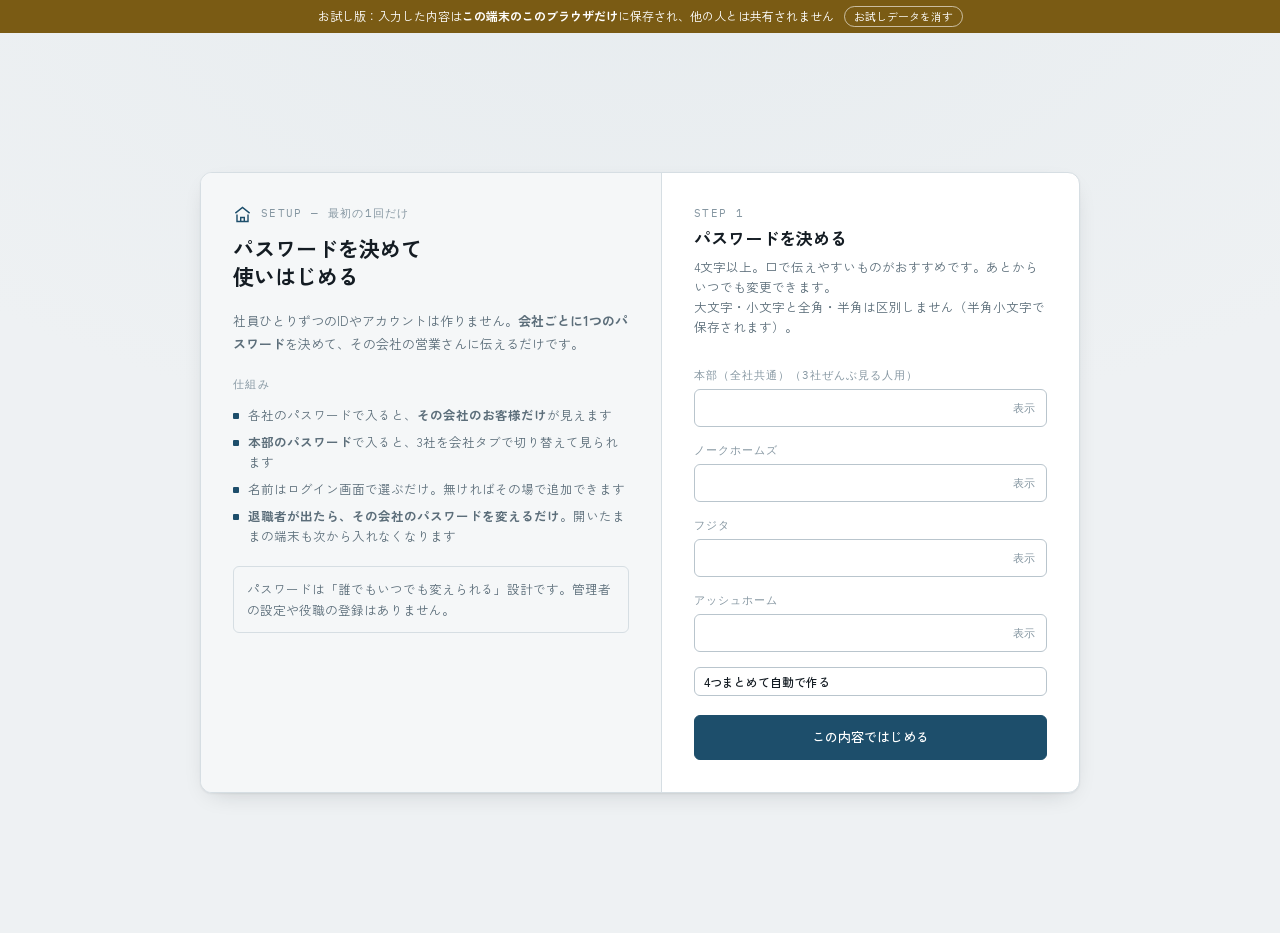
<file: docs/index.html>
<!doctype html>
<html lang="ja">
<head>
<meta charset="utf-8">
<meta name="viewport" content="width=device-width,initial-scale=1">
<meta name="robots" content="noindex,nofollow">
<style>:root{color-scheme:light dark}body{margin:0;padding:0;font:14px -apple-system,BlinkMacSystemFont,sans-serif;background:#faf9f5;color:#141413}img{max-width:100%}[hidden]:not([hidden=until-found]){display:none!important}</style>
</head>
<body>

<script src="firebase-config.js"></script>
<script>
/* ------------------------------------------------------------
   アプリ本体は claude.use("db") からデータベースを受け取る作りなので、
   ここで Firebase を同じ形にして渡す。本体には手を入れない。
   ------------------------------------------------------------ */
(function(){
  var resolveDb;
  var dbReady = new Promise(function(r){ resolveDb = r; });
  window.__crmResolveDb = resolveDb;
  /* Chromium は blob からの保存で日本語のファイル名を捨て、拡張子の無い
     「download」にしてしまう。半角だけの名前に直して拡張子を守る。 */
  function safeName(n){
    var s = String(n || "download.csv");
    if(/^[ -~]+$/.test(s)) return s;
    var m = s.match(/(\.[A-Za-z0-9]{1,8})$/);
    var ext = m ? m[1] : ".txt";
    var base = s.slice(0, s.length - ext.length).replace(/[^ -~]+/g, "")
                .replace(/[\\/:*?"<>|]+/g, "").replace(/^[-_\s]+|[-_\s]+$/g, "");
    return "crm-" + (base || "data") + ext;
  }
  var downloads = { save: function(o){
    return new Promise(function(res, rej){
      try{
        var blob = new Blob([o.data], {type:"text/csv;charset=utf-8"});
        var url = URL.createObjectURL(blob);
        var a = document.createElement("a");
        a.href = url; a.download = safeName(o.filename); a.rel = "noopener";
        a.style.display = "none";
        document.body.appendChild(a); a.click();
        /* すぐに消すと、保存が始まる前にファイル名を見失うことがある */
        setTimeout(function(){ a.remove(); URL.revokeObjectURL(url); }, 20000);
        res({ok:true});
      }catch(e){ rej(e); }
    });
  }};
  /* 自分のGoogleカレンダーへ書き込む（Google Identity Services のトークン方式。サーバー不要） */
  var GCID = String(window.GOOGLE_CLIENT_ID || "");
  var gConfigured = !!GCID && GCID.indexOf("ここに") !== 0;
  var TKEY = "crm.gtoken", tokenClient = null, pendingRes = null;
  function cachedToken(){
    try{ var o = JSON.parse(localStorage.getItem(TKEY) || "null"); if(o && o.t && o.exp - 60000 > Date.now()) return o.t; }catch(e){}
    return null;
  }
  function loadGis(){
    if(!gConfigured || window.__gisLoading) return;
    window.__gisLoading = true;
    var s = document.createElement("script"); s.src = "https://accounts.google.com/gsi/client"; s.async = true;
    s.onload = function(){
      try{
        tokenClient = google.accounts.oauth2.initTokenClient({
          client_id: GCID, scope: "https://www.googleapis.com/auth/calendar.events", prompt: "",
          callback: function(r){
            var res = pendingRes; pendingRes = null;
            if(r && r.access_token){
              try{ localStorage.setItem(TKEY, JSON.stringify({t:r.access_token, exp:Date.now() + (Number(r.expires_in)||3600)*1000})); }catch(e){}
              if(res) res(r.access_token);
            }else if(res) res(null);
          },
          error_callback: function(){ var res = pendingRes; pendingRes = null; if(res) res(null); }
        });
      }catch(e){}
    };
    document.head.appendChild(s);
  }
  if(gConfigured){ if(document.head) loadGis(); else document.addEventListener("DOMContentLoaded", loadGis); }
  var gcalsync = {
    configured: gConfigured,
    /* interactive のときだけ Google のログイン窓を出す（ボタンを押したときに同期的に呼ぶ） */
    token: function(interactive){
      var t = cachedToken(); if(t) return Promise.resolve(t);
      if(!interactive || !tokenClient) return Promise.resolve(null);
      return new Promise(function(res){ pendingRes = res; try{ tokenClient.requestAccessToken(); }catch(e){ pendingRes = null; res(null); } });
    },
    api: function(method, path, body){
      var t = cachedToken(); if(!t) return Promise.resolve({ok:false, status:401});
      return fetch("https://www.googleapis.com/calendar/v3" + path, {
        method: method, headers: {"Authorization": "Bearer " + t, "Content-Type": "application/json"},
        body: body ? JSON.stringify(body) : undefined
      }).then(function(r){
        if(r.status === 401){ try{ localStorage.removeItem(TKEY); }catch(e){} }
        if(r.status === 204) return {ok:true, status:204, data:null};
        return r.json().catch(function(){ return null; }).then(function(d){ return {ok:r.ok, status:r.status, data:d}; });
      }).catch(function(){ return {ok:false, status:0}; });
    }
  };
  window.claude = { use: function(name){
    if(name === "db") return dbReady;
    if(name === "downloads") return Promise.resolve(downloads);
    if(name === "gcalsync") return Promise.resolve(gcalsync);
    return Promise.resolve(null);   /* mcp（Claude版のGoogleカレンダー連携）はこの版では無し */
  }};
})();
</script>
<script type="module">
const cfg = window.FIREBASE_CONFIG || {};
const notSet = !cfg.projectId || String(cfg.projectId).indexOf("ここに") === 0;
if(notSet){
  /* Firebase の設定がまだのときは「お試し版」：この端末のブラウザの中だけに保存する */
  window.__crmResolveDb(makeLocalDb());
  const showBar = () => document.body.insertAdjacentHTML("afterbegin",
    '<div id="demoBar" style="position:sticky;top:0;z-index:300;background:#7a5b14;color:#fff;font-size:12px;line-height:1.5;padding:6px 12px;text-align:center">'+
    'お試し版：入力した内容は<b>この端末のこのブラウザだけ</b>に保存され、他の人とは共有されません'+
    '<button type="button" id="demoReset" style="margin-left:10px;font-size:11px;border:1px solid rgba(255,255,255,.6);background:none;color:#fff;border-radius:99px;padding:1px 9px;cursor:pointer">お試しデータを消す</button></div>');
  if(document.body) showBar(); else document.addEventListener("DOMContentLoaded", showBar);
  document.addEventListener("click", e => {
    if(e.target && e.target.id === "demoReset" && confirm("お試しで入れた内容（パスワード・名簿・お客様など）をすべて消して、最初からにします。よろしいですか？")){
      try{ localStorage.removeItem("crm-demo-v1"); localStorage.removeItem("crm.login"); }catch(_){}
      location.reload();
    }
  });
}else{
  const { initializeApp } = await import("https://www.gstatic.com/firebasejs/10.14.1/firebase-app.js");
  const { getFirestore, doc, collection, onSnapshot, setDoc, deleteDoc, addDoc } = await import("https://www.gstatic.com/firebasejs/10.14.1/firebase-firestore.js");
  const db = getFirestore(initializeApp(cfg));
  /* undefined を含む値は Firestore が受け付けないため、JSON を通して落とす */
  const clean = o => JSON.parse(JSON.stringify(o == null ? {} : o));
  const wrapDoc = path => ({
    onSnapshot(cb, err){
      return onSnapshot(doc(db, path),
        s => cb({ exists: s.exists(), data: () => s.data() || {} }),
        err || function(){});
    },
    set:    o => setDoc(doc(db, path), clean(o)),
    update: o => setDoc(doc(db, path), clean(o), {merge:true}),
    delete: () => deleteDoc(doc(db, path)),
  });
  const wrapCol = name => ({
    onSnapshot(cb, err){
      return onSnapshot(collection(db, name),
        s => cb({ docs: s.docs.map(d => ({ id: d.id, data: () => d.data() })) }),
        err || function(){});
    },
    add: async o => ({ id: (await addDoc(collection(db, name), clean(o))).id }),
  });
  window.__crmResolveDb({ doc: wrapDoc, collection: wrapCol });
}

/* お試し版のデータ置き場（localStorage）。Firestore と同じ呼び方で使えるようにする */
function makeLocalDb(){
  const KEY = "crm-demo-v1";
  let data = {};
  try{ data = JSON.parse(localStorage.getItem(KEY) || "{}") || {}; }catch(e){ data = {}; }
  const ls = new Set();
  const clone = o => JSON.parse(JSON.stringify(o == null ? {} : o));
  const save = () => { try{ localStorage.setItem(KEY, JSON.stringify(data)); }catch(e){} };
  const notify = () => setTimeout(() => ls.forEach(f => { try{ f(); }catch(e){} }), 0);
  /* 同じ端末の別タブで変えたときも反映する */
  window.addEventListener("storage", e => { if(e.key === KEY){ try{ data = JSON.parse(e.newValue || "{}") || {}; }catch(_){} notify(); } });
  const split = p => { const i = p.indexOf("/"); return [p.slice(0, i), p.slice(i + 1)]; };
  const newId = () => Date.now().toString(36) + Math.random().toString(36).slice(2, 8);
  const col = c => (data[c] = data[c] || {});
  const wrapDoc = path => { const [c, id] = split(path); return {
    onSnapshot(cb){ const f = () => { const v = data[c] && data[c][id]; cb({ exists: !!v, data: () => clone(v) }); };
      ls.add(f); setTimeout(f, 0); return () => ls.delete(f); },
    set:    async o => { col(c)[id] = clone(o); save(); notify(); },
    update: async o => { col(c)[id] = Object.assign({}, col(c)[id] || {}, clone(o)); save(); notify(); },
    delete: async () => { if(data[c]) delete data[c][id]; save(); notify(); },
  }; };
  const wrapCol = c => ({
    onSnapshot(cb){ const f = () => cb({ docs: Object.entries(data[c] || {}).map(([id, v]) => ({ id, data: () => clone(v) })) });
      ls.add(f); setTimeout(f, 0); return () => ls.delete(f); },
    add: async o => { const id = newId(); col(c)[id] = clone(o); save(); notify(); return { id }; },
  });
  return { doc: wrapDoc, collection: wrapCol };
}
</script>

<title>住宅営業カルテ</title>
<link rel="preconnect" href="https://fonts.googleapis.com">
<link rel="preconnect" href="https://fonts.gstatic.com" crossorigin>
<link rel="stylesheet" href="https://fonts.googleapis.com/css2?family=Zen+Kaku+Gothic+New:wght@400;500;700;900&family=IBM+Plex+Mono:wght@400;500&display=swap">
<style>
:root{
  --bg:#EEF1F3; --surface:#FFFFFF; --surface2:#F5F7F8; --surface3:#E7ECEF;
  --border:#D6DEE3; --border-strong:#B9C5CD;
  --text:#141C23; --muted:#5C6E7A; --faint:#8697A2;
  --accent:#1D4E6B; --accent-hover:#16607f; --accent-soft:#DCE9F0; --on-accent:#FFFFFF;
  --rank-a:#A63A2B; --rank-a-bg:#F6E3DF;
  --rank-b:#8A6208; --rank-b-bg:#F6EDD8;
  --rank-c:#55676F; --rank-c-bg:#E6ECEF;
  --ok:#2C6A4C; --ok-bg:#DFEDE5;
  --warn:#9A5B00; --danger:#A02F27; --danger-bg:#F6E1DF;
  --shadow:0 1px 2px rgba(20,28,35,.06), 0 8px 24px -12px rgba(20,28,35,.24);
  --shadow-lg:0 24px 64px -24px rgba(20,28,35,.45);
  --r:6px;
  --sans:"Zen Kaku Gothic New","Hiragino Kaku Gothic ProN","Yu Gothic UI","Meiryo",system-ui,sans-serif;
  --mono:"IBM Plex Mono","SFMono-Regular",Consolas,monospace;
}
@media (prefers-color-scheme:dark){
  :root:not([data-theme="light"]){
    --bg:#0E141A; --surface:#18212A; --surface2:#1E2833; --surface3:#26323D;
    --border:#2C3945; --border-strong:#42525F;
    --text:#E3EAF0; --muted:#9DAEBB; --faint:#7A8B98;
    --accent:#5FA8CE; --accent-hover:#7CBCDD; --accent-soft:#1C3140; --on-accent:#0B1218;
    --rank-a:#E8917F; --rank-a-bg:#3B2320;
    --rank-b:#DDB65C; --rank-b-bg:#372C16;
    --rank-c:#9FB2BC; --rank-c-bg:#232F37;
    --ok:#78C79C; --ok-bg:#1B2F26;
    --warn:#D9A45B; --danger:#EE9086; --danger-bg:#3A1F1D;
    --shadow:0 1px 2px rgba(0,0,0,.4), 0 8px 24px -12px rgba(0,0,0,.7);
    --shadow-lg:0 24px 64px -24px rgba(0,0,0,.85);
  }
}
:root[data-theme="dark"]{
  --bg:#0E141A; --surface:#18212A; --surface2:#1E2833; --surface3:#26323D;
  --border:#2C3945; --border-strong:#42525F;
  --text:#E3EAF0; --muted:#9DAEBB; --faint:#7A8B98;
  --accent:#5FA8CE; --accent-hover:#7CBCDD; --accent-soft:#1C3140; --on-accent:#0B1218;
  --rank-a:#E8917F; --rank-a-bg:#3B2320;
  --rank-b:#DDB65C; --rank-b-bg:#372C16;
  --rank-c:#9FB2BC; --rank-c-bg:#232F37;
  --ok:#78C79C; --ok-bg:#1B2F26;
  --warn:#D9A45B; --danger:#EE9086; --danger-bg:#3A1F1D;
  --shadow:0 1px 2px rgba(0,0,0,.4), 0 8px 24px -12px rgba(0,0,0,.7);
  --shadow-lg:0 24px 64px -24px rgba(0,0,0,.85);
}
*{box-sizing:border-box}
body{background:var(--bg);color:var(--text);font-family:var(--sans);font-size:14px;line-height:1.6;-webkit-font-smoothing:antialiased}
h1,h2,h3,h4{margin:0;text-wrap:balance;font-weight:700;line-height:1.35}
p{margin:0}
button,input,select,textarea{font:inherit;color:inherit}
:focus-visible{outline:2px solid var(--accent);outline-offset:2px;border-radius:3px}
.mono,.num{font-family:var(--mono);font-variant-numeric:tabular-nums}

.btn{display:inline-flex;align-items:center;gap:6px;padding:7px 13px;border:1px solid var(--border-strong);
  background:var(--surface);border-radius:var(--r);cursor:pointer;font-weight:500;font-size:13px;white-space:nowrap;transition:background .12s,border-color .12s}
.btn:hover{background:var(--surface2);border-color:var(--faint)}
.btn.primary{background:var(--accent);border-color:var(--accent);color:var(--on-accent)}
.btn.primary:hover{background:var(--accent-hover);border-color:var(--accent-hover)}
.btn.danger{color:var(--danger);border-color:var(--danger)}
.btn.danger:hover{background:var(--danger-bg)}
.btn.ghost{border-color:transparent;background:transparent}
.btn.ghost:hover{background:var(--surface3)}
.btn.sm{padding:4px 9px;font-size:12px}
.btn:disabled{opacity:.45;cursor:not-allowed}
input[type=text],input[type=password],input[type=date],input[type=month],input[type=time],input[type=number],input[type=email],input[type=tel],select,textarea{
  width:100%;padding:7px 9px;border:1px solid var(--border-strong);border-radius:var(--r);background:var(--surface);transition:border-color .12s}
input[type=date],input[type=time],input[type=month]{-webkit-appearance:none;appearance:none;display:block;min-width:0;max-width:100%;text-align:left;min-height:34px}
input[type=date]::-webkit-date-and-time-value,input[type=time]::-webkit-date-and-time-value,input[type=month]::-webkit-date-and-time-value{text-align:left;min-height:1.4em}
.dc{position:relative;display:block;min-width:0;flex:1 1 auto}
.dc input[type=date]{padding-right:56px}
.dclr{position:absolute;right:6px;top:50%;transform:translateY(-50%);border:0;background:var(--surface3);color:var(--muted);border-radius:100px;padding:3px 10px;font-size:12px;cursor:pointer}
.dclr:hover{background:var(--border)}
input:focus,select:focus,textarea:focus{border-color:var(--accent);outline:none;box-shadow:0 0 0 3px var(--accent-soft)}
textarea{resize:vertical;min-height:70px;line-height:1.65}
label.lb{display:block;font-size:11px;letter-spacing:.09em;text-transform:uppercase;color:var(--faint);font-family:var(--mono);margin-bottom:4px}
.eyebrow{font-family:var(--mono);font-size:11px;letter-spacing:.12em;text-transform:uppercase;color:var(--faint)}
.chip{display:inline-flex;align-items:center;gap:5px;padding:2px 8px;border-radius:100px;font-size:11.5px;font-weight:500;background:var(--surface3);color:var(--muted);white-space:nowrap}
.rank{display:inline-flex;align-items:center;justify-content:center;width:22px;height:22px;border-radius:5px;font-family:var(--mono);font-weight:500;font-size:12.5px}
.rank.A{background:var(--rank-a-bg);color:var(--rank-a)}
.rank.B{background:var(--rank-b-bg);color:var(--rank-b)}
.rank.C{background:var(--rank-c-bg);color:var(--rank-c)}
.rank.X{background:var(--surface3);color:var(--faint)}
.hr{height:1px;background:var(--border);border:0}
.row{display:flex;align-items:center}
.grow{flex:1}
.muted{color:var(--muted)} .faint{color:var(--faint)}
.small{font-size:12.5px} .tiny{font-size:11.5px} .nowrap{white-space:nowrap}

/* ---------- shell ---------- */
#root{min-height:100vh}
.shell{display:grid;grid-template-columns:212px 1fr;min-height:100vh}
.side{background:var(--surface);border-right:1px solid var(--border);display:flex;flex-direction:column;position:sticky;top:0;height:100vh}
.brand{padding:16px 16px 14px;border-bottom:1px solid var(--border)}
.brand .mark{display:flex;align-items:center;gap:9px}
.brand b{font-size:15px;letter-spacing:.02em}
.brand .sub{font-family:var(--mono);font-size:10px;letter-spacing:.14em;color:var(--faint);margin-top:3px;text-transform:uppercase}
.nav{padding:8px;display:flex;flex-direction:column;gap:1px;flex:1;overflow:auto}
.nav a{display:flex;align-items:center;gap:9px;padding:8px 10px;border-radius:var(--r);color:var(--muted);text-decoration:none;cursor:pointer;font-size:13.5px;font-weight:500;border:1px solid transparent}
.nav a:hover{background:var(--surface2);color:var(--text)}
.nav a.on{background:var(--accent-soft);color:var(--accent);border-color:color-mix(in srgb,var(--accent) 22%,transparent)}
.nav a .n{margin-left:auto;font-family:var(--mono);font-size:10.5px;background:var(--surface3);color:var(--muted);padding:1px 7px;border-radius:100px}
.nav a.on .n{background:var(--surface);color:var(--accent)}
.nav a .n.alert{background:var(--danger);color:#fff}
.nav .sep{margin:9px 10px 4px;font-family:var(--mono);font-size:10px;letter-spacing:.14em;text-transform:uppercase;color:var(--faint)}
.whoami{border-top:1px solid var(--border);padding:11px 12px;display:flex;gap:9px;align-items:center}
.av{width:30px;height:30px;border-radius:50%;background:var(--accent-soft);color:var(--accent);display:grid;place-items:center;font-weight:700;font-size:13px;flex:none}
.main{min-width:0;display:flex;flex-direction:column}
.topbar{padding:13px 22px 11px;display:flex;align-items:center;gap:12px;flex-wrap:wrap;background:var(--bg)}
.topbar h1{font-size:19px}
.topbar .vsub{font-size:12px;color:var(--muted);margin-top:1px}
.content{padding:20px 22px 60px;max-width:1560px;width:100%}

/* ---------- scope bar（会社タブ） ---------- */
.scopebar{position:sticky;top:0;z-index:19;display:flex;align-items:center;gap:12px;padding:9px 22px;
  background:var(--surface);border-top:1px solid var(--border);border-bottom:1px solid var(--border);flex-wrap:wrap}
.scope-label{font-family:var(--mono);font-size:10px;letter-spacing:.12em;text-transform:uppercase;color:var(--faint);flex:none}
.stabs{display:flex;gap:6px;overflow-x:auto;flex:1;min-width:0;padding-bottom:1px}
.stab{font-size:13px;font-weight:700;border:1px solid var(--border-strong);background:var(--surface);color:var(--muted);
  border-radius:100px;padding:6px 14px;cursor:pointer;white-space:nowrap;display:flex;align-items:center;gap:7px;transition:.14s}
.stab:hover{border-color:var(--accent);color:var(--accent)}
.stab.on{background:var(--accent);color:var(--on-accent);border-color:var(--accent)}
.stab .sn{font-family:var(--mono);font-size:11px;font-weight:500;background:var(--surface3);color:var(--muted);padding:0 7px;border-radius:100px}
.stab.on .sn{background:color-mix(in srgb,var(--on-accent) 22%,transparent);color:var(--on-accent)}
.lockchip{display:inline-flex;align-items:center;gap:7px;padding:6px 14px;border-radius:100px;background:var(--accent-soft);
  color:var(--accent);font-weight:700;font-size:13px;white-space:nowrap}
.scope-right{display:flex;gap:8px;align-items:center;flex:none}
.scope-right select{width:auto;min-width:132px;padding:6px 9px;font-size:12.5px}

/* ---------- KPI ---------- */
.kpis{display:grid;grid-template-columns:repeat(auto-fit,minmax(152px,1fr));gap:12px}
.kpi{background:var(--surface);border:1px solid var(--border);border-radius:var(--r);padding:13px 15px 14px 18px;position:relative;overflow:hidden}
.kpi .kbar{position:absolute;left:0;top:0;bottom:0;width:4px;background:var(--accent)}
.kpi.a .kbar{background:var(--rank-a)} .kpi.a .v{color:var(--rank-a)}
.kpi.b .kbar{background:var(--rank-b)} .kpi.b .v{color:var(--rank-b)}
.kpi.c .kbar{background:var(--rank-c)} .kpi.c .v{color:var(--rank-c)}
.kpi.warn .kbar{background:var(--danger)} .kpi.warn .v{color:var(--danger)}
.kpi.ok .kbar{background:var(--ok)} .kpi.ok .v{color:var(--ok)}
.kpi .k{font-size:12px;color:var(--muted)}
.kpi .v{font-family:var(--mono);font-size:29px;font-weight:500;line-height:1.12;margin-top:3px}
.kpi .v .u{font-family:var(--sans);font-size:12px;color:var(--muted);margin-left:3px}
.kpi .d{font-size:11px;color:var(--faint);margin-top:1px}

/* ---------- A/B/C レーン ---------- */
.board{display:grid;grid-template-columns:repeat(3,1fr);gap:14px}
@media(max-width:1000px){.board{grid-template-columns:1fr}}
.lane{background:var(--surface);border:1px solid var(--border);border-radius:var(--r);display:flex;flex-direction:column;overflow:hidden}
.lane-head{padding:13px 15px;display:flex;align-items:center;gap:12px;border-bottom:2px solid var(--border)}
.lane.a .lane-head{background:var(--rank-a-bg);border-bottom-color:var(--rank-a)}
.lane.b .lane-head{background:var(--rank-b-bg);border-bottom-color:var(--rank-b)}
.lane.c .lane-head{background:var(--rank-c-bg);border-bottom-color:var(--rank-c)}
.lane-badge{width:34px;height:34px;border-radius:8px;display:grid;place-items:center;font-family:var(--mono);font-weight:700;font-size:18px;color:#fff;flex:none}
.lane.a .lane-badge{background:var(--rank-a)} .lane.b .lane-badge{background:var(--rank-b)} .lane.c .lane-badge{background:var(--rank-c)}
.lane-meta .t{font-weight:700;font-size:13px} .lane-meta .d{font-size:11px;color:var(--muted)}
.lane-cnt{margin-left:auto;font-family:var(--mono);font-weight:500;font-size:21px}
.lane-body{padding:9px;display:flex;flex-direction:column;gap:7px;max-height:430px;overflow:auto}
.mini{border:1px solid var(--border);border-radius:var(--r);padding:9px 11px;cursor:pointer;background:var(--surface);transition:.12s}
.mini:hover{border-color:var(--border-strong);background:var(--surface2)}
.mini .mn{font-weight:500;font-size:13.5px;overflow:hidden;text-overflow:ellipsis;white-space:nowrap}
.mini .mr{font-size:11px;color:var(--muted);display:flex;gap:7px;align-items:center;margin-top:3px;flex-wrap:wrap}
.lane-empty{color:var(--faint);font-size:12px;text-align:center;padding:22px 0}

/* ---------- 次回アポ ピル / ステータス ---------- */
.when{font-family:var(--mono);font-size:11px;padding:1px 8px;border-radius:100px;border:1px solid transparent;white-space:nowrap}
.when.over{background:var(--danger-bg);color:var(--danger)}
.when.today{background:var(--accent);color:var(--on-accent)}
.when.week{background:var(--rank-b-bg);color:var(--rank-b)}
.when.later{background:var(--surface3);color:var(--muted)}
.when.none{border-color:var(--danger);color:var(--danger)}
.st{font-size:11.5px;font-weight:500;padding:2px 9px;border-radius:100px;white-space:nowrap;background:var(--surface3);color:var(--muted)}
.st.active{background:var(--ok-bg);color:var(--ok)}
.st.follow{background:var(--danger-bg);color:var(--danger)}
.st.hold{background:var(--surface3);color:var(--muted)}
.fw-now{font-size:12.5px;margin-bottom:9px}
.st.todo{background:var(--rank-b-bg);color:var(--rank-b)}
.st.contract{background:var(--ok-bg);color:var(--ok)}
.st.lost{background:var(--surface3);color:var(--faint)}

/* ---------- panels / bars / tables ---------- */
.panels{display:grid;grid-template-columns:repeat(auto-fit,minmax(340px,1fr));gap:14px;align-items:start}
.panel{background:var(--surface);border:1px solid var(--border);border-radius:var(--r);overflow:hidden}
.panel>header{padding:11px 15px;border-bottom:1px solid var(--border);display:flex;align-items:center;gap:8px;background:var(--surface2)}
.panel>header h3{font-size:13px}
.panel .pad{padding:14px 15px}
.li{display:flex;gap:10px;align-items:center;padding:9px 15px;border-bottom:1px solid var(--border)}
.li:last-child{border-bottom:0}
.li.click{cursor:pointer} .li.click:hover{background:var(--surface2)}
.empty{padding:26px 15px;text-align:center;color:var(--faint);font-size:12.5px;line-height:1.8}
.bars{display:flex;flex-direction:column;gap:9px;padding:14px 15px}
.bar{display:grid;grid-template-columns:104px 1fr 58px;gap:10px;align-items:center;font-size:12.5px}
.bar .track{height:16px;background:var(--surface3);border-radius:3px;overflow:hidden}
.bar .fill{display:block;height:100%;background:var(--accent);border-radius:3px}
.bar .val{text-align:right;font-family:var(--mono);font-size:12px}
.sechead{display:flex;align-items:baseline;gap:10px;margin:26px 0 12px}
.sechead:first-child{margin-top:2px}
.sechead h2{font-size:14px}
.sechead .hint{margin-left:auto;font-size:12px;color:var(--muted)}
.tablewrap{overflow-x:auto;background:var(--surface);border:1px solid var(--border);border-radius:var(--r)}
table{border-collapse:collapse;width:100%;font-size:13px}
thead th{position:sticky;top:0;background:var(--surface2);text-align:left;font-family:var(--mono);font-size:10.5px;letter-spacing:.08em;
  text-transform:uppercase;color:var(--faint);font-weight:500;padding:9px 11px;border-bottom:1px solid var(--border);white-space:nowrap;z-index:2}
tbody td{padding:8px 11px;border-bottom:1px solid var(--border);vertical-align:middle}
tbody tr:last-child td{border-bottom:0}
tbody tr.click{cursor:pointer} tbody tr.click:hover{background:var(--surface2)}
td.stripe{border-left:3px solid transparent;padding-left:9px}
tr.rA td.stripe{border-left-color:var(--rank-a)}
tr.rB td.stripe{border-left-color:var(--rank-b)}
tr.rC td.stripe{border-left-color:var(--rank-c)}
.cname{font-weight:500}
.notecell{max-width:340px;color:var(--muted);font-size:12px;overflow:hidden;text-overflow:ellipsis;white-space:nowrap}
.rank-sel{width:auto;padding:3px 6px;font-size:12px;font-family:var(--mono);border-radius:5px;border:1px solid var(--border-strong)}

/* ---------- 面談予定 行 ---------- */
.srow{display:flex;gap:13px;align-items:center;padding:11px 15px;border-bottom:1px solid var(--border);cursor:pointer}
.srow:last-child{border-bottom:0}
.srow:hover{background:var(--surface2)}
.sdate{flex:none;width:62px;text-align:center}
.sdate .dd{font-family:var(--mono);font-size:17px;font-weight:500;line-height:1.15}
.sdate .dl{font-size:10.5px;color:var(--muted)}
.smain{flex:1;min-width:0}
.smain .sn{font-weight:500;font-size:13.5px;overflow:hidden;text-overflow:ellipsis;white-space:nowrap}
.smain .sm{font-size:11.5px;color:var(--muted);overflow:hidden;text-overflow:ellipsis;white-space:nowrap}

/* ---------- カレンダー ---------- */
.cal{background:var(--surface);border:1px solid var(--border);border-radius:var(--r);overflow:hidden}
.calhead{display:grid;grid-template-columns:repeat(7,1fr);background:var(--surface2);border-bottom:1px solid var(--border)}
.calhead div{padding:7px 9px;font-family:var(--mono);font-size:10.5px;letter-spacing:.08em;color:var(--faint);text-align:center}
.calhead div.sun{color:var(--rank-a)} .calhead div.sat{color:var(--accent)}
.calgrid{display:grid;grid-template-columns:repeat(7,1fr)}
.cell{min-height:106px;border-right:1px solid var(--border);border-bottom:1px solid var(--border);padding:5px 6px;display:flex;flex-direction:column;gap:3px;cursor:pointer}
.cell:nth-child(7n){border-right:0}
.cell:hover{background:var(--surface2)}
.cell.out{background:var(--surface2);opacity:.5}
.cell.today{background:var(--accent-soft)}
.cell .dn{font-family:var(--mono);font-size:12px;color:var(--muted)}
.cell.today .dn{color:var(--accent);font-weight:500}
.cell .dn.sun{color:var(--rank-a)} .cell .dn.sat{color:var(--accent)}
.ev{font-size:11px;padding:2px 5px;border-radius:3px;background:var(--surface3);border-left:3px solid var(--accent);
  white-space:nowrap;overflow:hidden;text-overflow:ellipsis;line-height:1.5}
.ev.mA{border-left-color:var(--rank-a)} .ev.mB{border-left-color:var(--rank-b)} .ev.mC{border-left-color:var(--rank-c)} .ev.mX{border-left-color:var(--faint)}
.ev.done{opacity:.5;text-decoration:line-through}
.ev.other{border-left-color:var(--accent);background:var(--accent-soft)}
.ev.gcal{background:transparent;border:1px dashed var(--border-strong);border-left:3px solid var(--faint);color:var(--muted)}
.gdot{display:inline-block;width:9px;height:9px;border:1px dashed var(--border-strong);border-left:2px solid var(--faint)}

/* ---------- 面談タイムライン ---------- */
.tl{display:flex;flex-direction:column}
.tlnode{position:relative;padding:0 0 16px 20px;border-left:2px solid var(--border);margin-left:6px}
.tlnode:last-child{border-left-color:transparent;padding-bottom:0}
.tlnode.tlgo{cursor:pointer}
.tlnode.tlgo .tldot::after{content:"";position:absolute;inset:-12px}
.tlnode.tlgo:hover .tlstage{color:var(--accent);text-decoration:underline;text-underline-offset:3px}
.mblock{scroll-margin-top:8px}
.mblock.flash{animation:mflash 1.4s ease-out}
@keyframes mflash{0%{box-shadow:0 0 0 3px var(--accent);background:var(--accent-soft)}100%{box-shadow:0 0 0 3px transparent}}
@media (prefers-reduced-motion:reduce){.mblock.flash{animation:none;box-shadow:0 0 0 2px var(--accent)}}
.tldot{position:absolute;left:-8px;top:3px;width:14px;height:14px;border-radius:50%;background:var(--surface);border:2px solid var(--border-strong)}
.tldot.done{background:var(--accent);border-color:var(--accent)}
.tldot.sched{border-color:var(--accent)}
.tltop{display:flex;gap:8px;align-items:center;flex-wrap:wrap}
.tlstage{font-weight:700;font-size:13px}
.tldate{font-family:var(--mono);font-size:12px;color:var(--muted)}
.tlnote{font-size:12.5px;margin-top:4px;white-space:pre-wrap;line-height:1.7}
.tlnote.none{color:var(--faint)}
.mblock{border:1px solid var(--border);border-radius:var(--r);padding:12px 13px;background:var(--surface2);margin-bottom:10px}
.mblock .mh{display:flex;align-items:center;gap:8px;margin-bottom:10px}
.mblock .mh .ms{font-weight:700;font-size:12.5px}


/* ---------- 競合ノート ---------- */
.chip.ok{background:var(--ok-bg);color:var(--ok)} .chip.warn{background:var(--rank-b-bg);color:var(--rank-b)}
.rvrec .link{color:var(--accent);font-weight:500;text-decoration:underline;text-underline-offset:3px}
#rvn{position:fixed;inset:0;z-index:150;display:none}
#rvn.on{display:block}
#rvn .modal{width:min(660px,calc(100% - 24px))}
.rv .rvname{font-size:12.5px;font-weight:500;padding:2px 0;opacity:1;text-decoration:underline dotted;text-underline-offset:3px}
.rv .rvname:hover{background:none;text-decoration:underline}
.rvrefs{display:grid;gap:8px;margin-top:10px}
.rvref{border:1px solid var(--border);border-radius:var(--r);background:var(--surface2);padding:10px 12px}
.rvref .rvh{display:flex;align-items:center;gap:8px;flex-wrap:wrap;margin-bottom:4px}
.rvref .rr{display:flex;gap:8px;font-size:12.5px;line-height:1.6;padding:2px 0}
.rvref .rr span{flex:none;width:3.4em;color:var(--faint);font-size:11.5px;padding-top:1px}
.rvref .rr b{font-weight:400;min-width:0;display:-webkit-box;-webkit-line-clamp:2;-webkit-box-orient:vertical;overflow:hidden;white-space:pre-wrap;word-break:break-word}
a.btn{text-decoration:none;color:var(--text);display:inline-flex;align-items:center}
.rvtool{display:flex;gap:8px;flex-wrap:wrap;align-items:center;margin-bottom:12px}
.rvspec{gap:10px 12px}
.rvp{display:grid;grid-template-columns:auto 1fr auto 1fr;gap:6px 8px;align-items:center;margin:6px 0 8px;font-size:12px;color:var(--faint)}
.rvp input{min-width:0}
@media (max-width:700px){.rvp{grid-template-columns:auto 1fr}}
.rvatk{margin:6px 0 8px}
.rvatk textarea{min-height:64px;max-height:180px}
.rvdet summary{cursor:pointer;color:var(--accent);margin-top:4px}
.gsp{display:flex;align-items:center;gap:10px;flex-wrap:wrap;background:var(--surface);border:1px solid var(--border);border-radius:var(--r);padding:10px 13px}
.gsp.warn{border-color:var(--danger);background:var(--danger-bg)}
.rvgrid{display:grid;grid-template-columns:repeat(auto-fill,minmax(290px,1fr));gap:12px}
.rvcard{background:var(--surface);border:1px solid var(--border);border-radius:var(--r);padding:13px 14px;cursor:pointer;text-align:left;display:block;width:100%}
.rvcard:hover{border-color:var(--accent)}
.rvcard h3{font-size:15px;margin-bottom:6px}
.rvcard .rvs{display:flex;gap:6px;flex-wrap:wrap;margin-bottom:8px}
.rvcard .rr{display:flex;gap:8px;font-size:12.5px;line-height:1.6;padding:2px 0}
.rvcard .rr span{flex:none;width:3.4em;color:var(--faint);font-size:11.5px;padding-top:1px}
.rvcard .rr b{font-weight:400;min-width:0;display:-webkit-box;-webkit-line-clamp:2;-webkit-box-orient:vertical;overflow:hidden;word-break:break-word}
.rvt{border:1px solid var(--border);border-radius:var(--r);padding:9px 11px;margin-bottom:8px;background:var(--surface)}
.rvt .th{display:flex;align-items:center;gap:7px;flex-wrap:wrap;font-size:11.5px;color:var(--faint);margin-bottom:3px}
.rvt .tx{white-space:pre-wrap;word-break:break-word;font-size:13px;line-height:1.7}
.rvrec{display:flex;align-items:center;gap:8px;padding:6px 0;border-top:1px solid var(--border);font-size:13px;flex-wrap:wrap}
.rvrec:first-of-type{border-top:0}
.rvrec .rs{color:var(--muted);font-size:12px;min-width:0;flex:1 1 160px}

/* ---------- drawer / modal ---------- */
#overlay{position:fixed;inset:0;z-index:100;display:none}
#overlay.on{display:block}
#ask{position:fixed;inset:0;z-index:200;display:none}
#ask.on{display:block}
#ask .modal{width:min(440px,calc(100% - 32px))}
#ask .amsg{font-size:13px;color:var(--muted);line-height:1.8;white-space:pre-wrap}
.scrim{position:absolute;inset:0;background:rgba(10,16,21,.44)}
.drawer{position:absolute;top:0;right:0;height:100%;width:min(780px,100%);background:var(--bg);
  box-shadow:var(--shadow-lg);display:flex;flex-direction:column;animation:slidein .18s ease-out}
@keyframes slidein{from{transform:translateX(16px);opacity:.6}to{transform:none;opacity:1}}
.modal{position:absolute;top:50%;left:50%;transform:translate(-50%,-50%);width:min(580px,calc(100% - 32px));max-height:88vh;
  background:var(--surface);border:1px solid var(--border);border-radius:8px;box-shadow:var(--shadow-lg);display:flex;flex-direction:column}
@media (prefers-reduced-motion:reduce){.drawer{animation:none}}
.dhead{padding:14px 18px;border-bottom:1px solid var(--border);display:flex;align-items:center;gap:11px;background:var(--surface)}
.dbody{overflow:auto;padding:16px 18px;flex:1}
.dfoot{padding:12px 18px;border-top:1px solid var(--border);display:flex;gap:8px;align-items:center;background:var(--surface);flex-wrap:wrap}
.x{width:30px;height:30px;border-radius:var(--r);border:1px solid var(--border);background:var(--surface);cursor:pointer;display:grid;place-items:center;flex:none}
.x:hover{background:var(--surface2)}
.grid2{display:grid;grid-template-columns:1fr 1fr;gap:12px}
.grid3{display:grid;grid-template-columns:1fr 1fr 1fr;gap:12px}
.span2{grid-column:span 2}
.fset{background:var(--surface);border:1px solid var(--border);border-radius:var(--r);padding:14px 15px;margin-bottom:12px}
.fset>h4{font-size:12px;font-family:var(--mono);letter-spacing:.09em;text-transform:uppercase;color:var(--faint);margin-bottom:11px;font-weight:500}
.checks{display:flex;flex-wrap:wrap;gap:7px}
.check{display:inline-flex;align-items:center;gap:6px;padding:6px 11px;border:1px solid var(--border-strong);border-radius:100px;cursor:pointer;font-size:12.5px;user-select:none}
.check input{width:auto;margin:0}
.check:has(input:checked){background:var(--accent-soft);border-color:var(--accent);color:var(--accent);font-weight:500}
.kv{display:grid;grid-template-columns:112px 1fr;gap:7px 12px;font-size:13px;margin:0}
.kv dt{color:var(--faint);font-size:12px} .kv dd{margin:0}
.dtabs{display:flex;gap:2px;border-bottom:1px solid var(--border);overflow-x:auto;background:var(--surface);padding:0 12px}
.dtabs button{background:none;border:0;border-bottom:2px solid transparent;padding:9px 13px;cursor:pointer;color:var(--muted);font-weight:500;font-size:13.5px;white-space:nowrap}
.dtabs button:hover{color:var(--text)}
.dtabs button.on{color:var(--accent);border-bottom-color:var(--accent)}
.tabs{display:flex;gap:2px;border-bottom:1px solid var(--border);overflow-x:auto}
.tabs button{background:none;border:0;border-bottom:2px solid transparent;padding:9px 13px;cursor:pointer;color:var(--muted);font-weight:500;font-size:13.5px;white-space:nowrap;display:flex;gap:7px;align-items:center}
.tabs button:hover{color:var(--text)}
.tabs button.on{color:var(--accent);border-bottom-color:var(--accent)}
.tabs button .n{font-family:var(--mono);font-size:11px;background:var(--surface3);padding:1px 6px;border-radius:100px;color:var(--muted)}
.tabs button.on .n{background:var(--accent-soft);color:var(--accent)}
.filters{display:flex;gap:8px;flex-wrap:wrap;padding:12px 0;align-items:center}
.filters select,.filters input{width:auto;min-width:120px}
.filters input[type=text]{min-width:210px}

/* ---------- login ---------- */
.loginwrap{min-height:100vh;display:grid;place-items:center;padding:24px;
  background:radial-gradient(120% 90% at 50% -10%, var(--surface3) 0%, var(--bg) 62%)}
.loginbox{width:min(400px,100%);background:var(--surface);border:1px solid var(--border);border-radius:10px;box-shadow:var(--shadow);overflow:hidden}
.loginbox .frm{padding:22px 28px 26px;display:flex;flex-direction:column;gap:14px}
.loginsplit{width:min(880px,100%);display:grid;grid-template-columns:1.05fr .95fr;background:var(--surface);
  border:1px solid var(--border);border-radius:12px;box-shadow:var(--shadow);overflow:hidden}
.loginsplit .intro{padding:32px;background:var(--surface2);border-right:1px solid var(--border);display:flex;flex-direction:column;gap:20px}
.loginsplit .pane{padding:32px;display:flex;flex-direction:column;gap:15px}
.loginsplit h2{font-size:21px}
.loginsplit .lead{font-size:13px;color:var(--muted);line-height:1.75}
.canlist{list-style:none;margin:0;padding:0;display:flex;flex-direction:column;gap:7px;font-size:12.5px;color:var(--muted)}
.canlist li{display:block;position:relative;padding-left:15px;line-height:1.6}
.canlist li::before{content:"";position:absolute;left:0;top:8px;width:6px;height:6px;border-radius:1px;background:var(--accent)}
.steps{counter-reset:st;list-style:none;margin:0;padding:0;display:flex;flex-direction:column;gap:11px}
.steps li{counter-increment:st;display:block;position:relative;padding-left:34px;min-height:23px;font-size:12.5px;color:var(--muted);line-height:1.65}
.steps li::before{content:counter(st);position:absolute;left:0;top:0;font-family:var(--mono);font-size:11px;width:23px;height:23px;border-radius:50%;
  background:var(--accent-soft);color:var(--accent);display:grid;place-items:center;font-weight:500}
.steps li b{color:var(--text);font-weight:500}
@media(max-width:780px){
  .loginsplit{grid-template-columns:1fr}
  .loginsplit .intro{border-right:0;border-bottom:1px solid var(--border);padding:24px}
  .loginsplit .pane{padding:24px}
}
.pwwrap{position:relative}
.pwwrap input{padding-right:52px}
.pwwrap .eye{position:absolute;right:4px;top:50%;transform:translateY(-50%);border:0;background:none;cursor:pointer;
  color:var(--faint);padding:5px 8px;border-radius:4px;font-family:var(--mono);font-size:10.5px}
.pwwrap .eye:hover{color:var(--accent);background:var(--surface3)}
.pwshow{font-family:var(--mono);font-size:17px;letter-spacing:.08em;background:var(--surface3);padding:12px 14px;
  border-radius:var(--r);user-select:all;word-break:break-all;text-align:center}
.err{background:var(--danger-bg);color:var(--danger);border-radius:var(--r);padding:9px 12px;font-size:12.5px}
.note{background:var(--surface2);border:1px solid var(--border);border-radius:var(--r);padding:11px 13px;font-size:12.5px;color:var(--muted);line-height:1.75}
.banner{display:flex;gap:10px;align-items:flex-start;padding:11px 13px;border-radius:var(--r);font-size:12.5px;
  border:1px solid var(--border);background:var(--surface2);color:var(--muted);line-height:1.65}
.banner.warn{background:var(--rank-b-bg);border-color:transparent;color:var(--rank-b)}
.banner.bad{background:var(--danger-bg);border-color:transparent;color:var(--danger)}
.banner.good{background:var(--ok-bg);border-color:transparent;color:var(--ok)}
.toast{position:fixed;bottom:18px;left:50%;transform:translateX(-50%);z-index:300;background:var(--text);color:var(--bg);
  padding:9px 18px;border-radius:100px;font-size:13px;box-shadow:var(--shadow-lg);opacity:0;transition:opacity .18s;pointer-events:none}
.toast.on{opacity:1}
.mobtop,.mobbar{display:none}
.cell .dots,.agenda{display:none}
.dt{display:inline-block;width:8px;height:8px;border-radius:50%;background:var(--accent);flex:none}
.dt.o{background:var(--accent)}
.dt.mA{background:var(--rank-a)} .dt.mB{background:var(--rank-b)} .dt.mC{background:var(--rank-c)} .dt.mX{background:var(--faint)}
.dt.g{background:transparent;border:1.5px dashed var(--faint)} .dt.done{opacity:.4}
.mb-n{font-style:normal;font-family:var(--mono);font-size:10px;background:var(--surface3);color:var(--muted);border-radius:100px;padding:0 6px;line-height:1.5}
.mb-n.alert{background:var(--danger);color:#fff}
@media (max-width:900px){
  .shell{grid-template-columns:minmax(0,1fr)}
  .side{display:none}
  .mobtop{display:flex;align-items:center;gap:10px;position:sticky;top:0;z-index:30;background:var(--surface);border-bottom:1px solid var(--border);padding:9px 14px}
  .mt-brand{display:flex;align-items:center;gap:7px;color:var(--accent)} .mt-brand b{color:var(--text);font-size:15px}
  .mt-acct{display:flex;align-items:center;gap:6px;border:1px solid var(--border-strong);background:var(--surface);border-radius:100px;
    padding:5px 11px;font-size:12.5px;font-weight:500;cursor:pointer;max-width:55vw;overflow:hidden;text-overflow:ellipsis;white-space:nowrap}
  .mobbar{display:grid;grid-template-columns:repeat(5,1fr);position:fixed;left:0;right:0;bottom:0;z-index:40;background:var(--surface);
    border-top:1px solid var(--border);padding:5px 4px calc(5px + env(safe-area-inset-bottom))}
  .mb{position:relative;display:flex;flex-direction:column;align-items:center;gap:2px;border:0;background:none;color:var(--muted);
    padding:6px 2px;border-radius:var(--r);cursor:pointer;font-size:10.5px;font-weight:500;min-height:48px}
  .mb svg{width:20px;height:20px}
  .mb.on{color:var(--accent);background:var(--accent-soft)}
  .mb .mb-n{position:absolute;top:2px;left:calc(50% + 6px)}
  #root{padding-bottom:calc(66px + env(safe-area-inset-bottom))}
  .content{padding:14px} .topbar{padding:12px 14px 6px;gap:8px}
  .topbar>.grow{display:none}
  .topbar>div:first-child{flex:1 1 100%}
  .topbar>*:not(:first-child){flex:0 0 auto}
  .topbar h1{font-size:18px}
  .scopebar{position:static;padding:8px 14px;gap:8px}
  .scopebar .scope-label{display:none}
  .scope-right{flex:1 1 100%;justify-content:space-between}
  .scope-right select{flex:1;min-width:0}
  .grid2,.grid3{grid-template-columns:1fr} .span2{grid-column:auto}
  .kv{grid-template-columns:92px 1fr}
  /* 入力欄は16px以上（iPhoneで入力のたびに拡大されるのを防ぐ）と、押しやすい高さ */
  input[type=text],input[type=password],input[type=date],input[type=month],input[type=time],input[type=number],input[type=email],input[type=tel],select,textarea{font-size:16px;min-height:42px}
  textarea{min-height:70px}
  .btn{padding:9px 14px} .btn.sm{padding:6px 11px}
  .check{padding:8px 12px}
  .filters{gap:8px} .filters input[type=text]{flex:1 1 100%;min-width:0} .filters select{flex:1 1 calc(50% - 4px);min-width:0}
  .dfoot{gap:6px} .dfoot .btn{flex:1 1 auto;justify-content:center}
  .dfoot .grow{display:none}
  .drawer{width:100%}
  .tablewrap{-webkit-overflow-scrolling:touch}
  .panels{grid-template-columns:1fr!important}
}
@media (max-width:700px){
  /* カレンダー：マスは日付と点だけにして、選んだ日の予定を下に一覧する */
  .cal-note{display:none}
  .calgrid{grid-template-columns:repeat(7,minmax(0,1fr))}
  .calhead div{padding:6px 0}
  .cell{min-height:50px;padding:4px 2px;align-items:center;gap:3px;border-right:1px solid var(--border)}
  .cell .dn{font-size:13px;width:26px;height:26px;display:grid;place-items:center;border-radius:50%}
  .cell.today .dn{background:var(--accent);color:var(--on-accent)}
  .cell.sel{outline:2px solid var(--accent);outline-offset:-2px}
  .cell .ev{display:none}
  .cell .tiny{display:none}
  .cell .dots{display:flex;align-items:center;gap:3px;min-height:8px}
  .cell .dots b{font-size:9px;color:var(--muted);font-family:var(--mono);font-weight:500}
  .agenda{display:block;margin-top:12px;background:var(--surface);border:1px solid var(--border);border-radius:var(--r)}
  .agenda-h{display:flex;align-items:center;gap:10px;padding:11px 14px;border-bottom:1px solid var(--border);background:var(--surface2)}
  .arow{display:flex;align-items:center;gap:10px;padding:13px 14px;border-bottom:1px solid var(--border);cursor:pointer;min-height:48px}
  .arow:last-child{border-bottom:0}
  .arow .at{font-family:var(--mono);font-size:12.5px;width:42px;flex:none;color:var(--muted)}
  .arow .ttl{flex:1;min-width:0;font-size:14px;word-break:break-word}
  .arow.done .ttl{text-decoration:line-through;color:var(--faint)}
  .arow.g .ttl{color:var(--muted)}
  /* 顧客一覧：表をカードに */
  .cust-table table,.cust-table tbody,.cust-table tr,.cust-table td{display:block}
  .cust-table thead{display:none}
  .cust-table .tablewrap{background:none;border:0;overflow:visible}
  .cust-table tr{display:flex;flex-wrap:wrap;align-items:center;gap:6px 10px;background:var(--surface);border:1px solid var(--border);
    border-left:4px solid var(--border-strong);border-radius:var(--r);padding:11px 12px;margin-bottom:9px}
  .cust-table tr.rA{border-left-color:var(--rank-a)} .cust-table tr.rB{border-left-color:var(--rank-b)} .cust-table tr.rC{border-left-color:var(--rank-c)}
  .cust-table td{padding:0!important;border:0!important;width:auto}
  .cust-table td.stripe{border-left:0;order:1}
  .cust-table td.nm{order:2;flex:1 1 calc(100% - 90px);min-width:0}
  .cust-table td.nm .tiny{display:none}
  .cust-table td.nm .cname{font-size:15px}
  .cust-table td.notecell{order:9;flex:1 1 100%;max-width:none;white-space:normal;overflow:hidden;display:-webkit-box;-webkit-line-clamp:2;-webkit-box-orient:vertical}
  .cust-table td.prodcell{order:8}
  .cust-table td.hide-m{display:none}
  .cust-table td:not(.stripe):not(.nm):not(.notecell):not(.prodcell){order:5;font-size:12.5px}
  /* 営業会議：工程の列は1列ずつ、横にスワイプ */
  .sgrid-wrap .sgrid{grid-template-columns:repeat(5,calc(100% - 44px));scroll-snap-type:x mandatory;gap:8px}
  .scol{scroll-snap-align:start}
  .sgrid-wrap{margin:0 -14px;padding:0 14px 6px;scroll-padding-left:14px}
  .mtgbar .period{flex:1 1 100%}
  .mtgbar select{flex:1;min-width:0}
  .drawer.sd{width:100%}
  .actrow{grid-template-columns:1fr 1fr 30px}
  .bar{grid-template-columns:84px 1fr 44px}
  .kpis{grid-template-columns:repeat(2,minmax(0,1fr))}
  .board{gap:10px}
  .lane-body{max-height:none}
}
/* 下から出る「その他」メニュー */
.bsheet{position:absolute;left:0;right:0;bottom:0;background:var(--surface);border-radius:14px 14px 0 0;box-shadow:var(--shadow-lg);
  padding:8px 12px calc(14px + env(safe-area-inset-bottom));display:flex;flex-direction:column;gap:2px;animation:slidein .18s ease-out}
.bs-grab{width:38px;height:4px;border-radius:2px;background:var(--border-strong);margin:2px auto 8px}
.bs-item{display:flex;align-items:center;gap:12px;border:0;background:none;padding:13px 10px;border-radius:var(--r);cursor:pointer;
  font-size:15px;text-align:left;color:var(--text);min-height:48px}
.bs-item span{flex:1}
.bs-item.on{background:var(--accent-soft);color:var(--accent)}
.bs-item:hover{background:var(--surface2)}
@media (min-width:901px){ .bsheet{max-width:420px;left:auto;right:20px;bottom:20px;border-radius:12px} }

/* ---------- 営業会議 ---------- */
.mtgbar{display:flex;align-items:center;gap:10px 12px;flex-wrap:wrap;padding:10px 14px;background:var(--surface);
  border:1px solid var(--border);border-radius:var(--r);margin-bottom:14px}
.mtgbar select{width:auto;min-width:200px}
.mtgbar .period{font-size:12px;color:var(--muted)}
.gwrap{padding-top:22px}
.gbar{position:relative;height:24px;background:var(--surface3);border-radius:4px;display:flex}
.gbar>span:not(.goal){height:100%}
.gbar>span:first-child{border-radius:4px 0 0 4px}
.gbar .w{background:var(--ok)} .gbar .h{background:var(--accent)}
.gbar .m{background:color-mix(in srgb,var(--accent) 40%,var(--surface3))}
.gbar .goal{position:absolute;top:-6px;bottom:-6px;width:2px;background:var(--text)}
.gbar .goal b{position:absolute;bottom:calc(100% + 3px);left:50%;transform:translateX(-50%);font-family:var(--mono);
  font-size:11px;font-weight:500;white-space:nowrap;color:var(--text)}
.gbar .goal.end b{left:auto;right:0;transform:none}
.gbar .goal.start b{left:0;transform:none}
.glegend{display:flex;gap:6px 16px;flex-wrap:wrap;font-size:12px;color:var(--muted);margin-top:12px}
.glegend i{display:inline-block;width:10px;height:10px;border-radius:2px;margin-right:6px;vertical-align:-1px}
.fc{font-family:var(--mono);font-weight:500}
.fc.hi{color:var(--ok)} .fc.mid{color:var(--accent)} .fc.lo{color:var(--muted)}
td.num,th.num{text-align:right;font-variant-numeric:tabular-nums}
.mx td.c{text-align:center;cursor:pointer;font-family:var(--mono);font-variant-numeric:tabular-nums}
.mx td.c:hover{background:var(--accent-soft)}
.mx td.c.z{color:var(--faint);cursor:default}
.mx td.c.z:hover{background:none}
.mx .up{display:inline-block;margin-left:5px;font-size:10.5px;color:var(--ok);font-weight:500}
.delta{font-family:var(--mono);font-size:10.5px;margin-left:5px}
.delta.p{color:var(--ok)} .delta.n{color:var(--danger)}
.ym-in{width:auto!important;padding:3px 6px!important;font-size:12.5px}
.linkish{cursor:pointer;text-decoration:underline;text-decoration-color:var(--border-strong);text-underline-offset:3px}
.linkish:hover{color:var(--accent)}
.actrow{display:grid;grid-template-columns:minmax(0,1fr) 130px 138px 30px;gap:7px;align-items:center;margin-bottom:8px}
@media(max-width:1100px){.actrow{grid-template-columns:1fr 1fr 30px}.actrow [data-a="title"]{grid-column:1/-1}}

/* ---------- 打合わせシート ---------- */
.sheetsum{display:flex;gap:6px 18px;flex-wrap:wrap;align-items:baseline;font-size:12.5px;color:var(--muted);margin-bottom:14px}
.sheetsum b{font-size:15px;color:var(--text);margin-left:3px}
.sheetsum .warn b{color:var(--warn)} .sheetsum .bad b{color:var(--danger)}
.srep{margin-bottom:18px}
.srep>header{display:flex;align-items:baseline;gap:12px;flex-wrap:wrap;padding:0 2px 8px;border-bottom:2px solid var(--border-strong);margin-bottom:10px}
.srep>header h3{font-size:15px}
.sgrid-wrap{overflow-x:auto;padding-bottom:4px}
.sgrid{display:grid;grid-template-columns:repeat(5,minmax(196px,1fr));gap:8px}
.scol{background:var(--surface2);border:1px solid var(--border);border-radius:var(--r);padding:8px;display:flex;flex-direction:column;gap:8px;min-width:0}
.scol-h{display:flex;align-items:center;gap:6px;font-size:12px;font-weight:700;color:var(--muted);padding:0 2px}
.scol-h .num{margin-left:auto;font-weight:500;font-size:11px;background:var(--surface3);padding:0 7px;border-radius:100px}
.scol-empty{color:var(--faint);text-align:center;font-size:12px;padding:10px 0}
.scard{background:var(--surface);border:1px solid var(--border);border-left:3px solid var(--border-strong);border-radius:var(--r);
  padding:9px 10px;display:flex;flex-direction:column;gap:5px;font-size:12.5px}
.scard.rA{border-left-color:var(--rank-a)} .scard.rB{border-left-color:var(--rank-b)} .scard.rC{border-left-color:var(--rank-c)}
.sc-top{display:flex;justify-content:space-between;gap:8px;align-items:baseline}
.sc-top .cname{font-size:13.5px}
.sc-row{display:flex;gap:6px;align-items:center;flex-wrap:wrap}
.sc-goal{display:flex;align-items:center;gap:6px;flex-wrap:wrap;padding-top:5px;border-top:1px dashed var(--border)}
.sc-goal label{color:var(--muted)}
.sc-goal input[type=date]{width:auto;padding:3px 5px;font-size:12px}
.sc-goal .fc-sel{padding:3px 4px;font-size:12px}
.gl{font-family:var(--mono);font-size:11px;color:var(--muted)}
.gl.soon{color:var(--warn);font-weight:500} .gl.over{color:var(--danger);font-weight:500} .gl.none{color:var(--danger)}
.sc-next{color:var(--muted)}
.sc-plan{min-height:44px;font-size:12.5px;padding:6px 7px}
.zipnote{margin-top:4px;min-height:1em}

/* ---------- シート：小さいカードと詳細パネル ---------- */
.sc-1{overflow:hidden;text-overflow:ellipsis;white-space:nowrap}
.sc-now{font-size:12px;background:var(--surface2);border-radius:4px;padding:5px 7px;cursor:pointer;line-height:1.5;
  display:-webkit-box;-webkit-line-clamp:2;-webkit-box-orient:vertical;overflow:hidden;word-break:break-word}
.sc-now:hover{background:var(--accent-soft)}
.sc-now-l{font-size:10.5px;font-weight:700;color:var(--accent);margin-right:5px}
.sc-now.empty{color:var(--warn)} .sc-now.empty .sc-now-l{color:var(--warn)}
.sc-now.done{color:var(--faint);text-decoration:line-through}
.sc-foot{display:flex;align-items:center;gap:8px}
.sc-foot .sc-move{margin-left:auto}
.wds{display:inline-flex;gap:2px}
.wd{width:8px;height:8px;border-radius:2px;background:var(--surface3);border:1px solid var(--border-strong)}
.wd.ok{background:var(--ok);border-color:var(--ok)} .wd.ng{background:var(--danger);border-color:var(--danger)}
.drawer.sd{width:min(560px,100%)}
.sd .wk-body{padding:10px 12px;gap:5px}
.sd .sc-plan{height:88px;resize:vertical}
.sd .cm-list{max-height:280px}
.sd .fset .sc-sec{border-top:0;padding-top:0}

.sc-badges{display:flex;gap:5px;align-items:center;flex:none}
.ap{font-size:10.5px;padding:0 6px;border-radius:100px;border:1px dashed var(--border-strong);color:var(--faint);white-space:nowrap}
.ap.on{border:1px solid var(--ok);background:var(--ok-bg);color:var(--ok);font-weight:700}
.ap-row{display:flex;align-items:center;gap:8px;flex-wrap:wrap;margin-top:10px}
.ap-row input[type=date]{width:auto;padding:3px 6px;font-size:12.5px}
.check.ap-on{background:var(--ok-bg);border-color:var(--ok);color:var(--ok)}

.pchip{display:inline-flex;align-items:center}
.pchip .check{border-top-right-radius:0;border-bottom-right-radius:0}
.pchip-x{border:1px solid var(--border-strong);border-left:0;background:var(--surface);color:var(--faint);cursor:pointer;
  border-radius:0 100px 100px 0;padding:6px 9px 6px 6px;font-size:12px;line-height:1.2}
.pchip-x:hover{color:var(--danger);background:var(--danger-bg)}

.lnd{font-size:10.5px;padding:0 7px;border-radius:100px;white-space:nowrap;background:var(--surface3);color:var(--faint);font-weight:500}
.lnd.ok{background:var(--ok-bg);color:var(--ok);font-weight:700} .lnd.warn{background:var(--rank-b-bg);color:var(--rank-b)}
.landrow{display:flex;align-items:center;gap:10px;flex-wrap:wrap}
.fset.land-decided{border-color:var(--ok);background:color-mix(in srgb,var(--ok-bg) 45%,var(--surface))}
.sc-land{display:flex;align-items:center;gap:6px;min-width:0}
.rv-chips{display:flex;flex-wrap:wrap;gap:6px}
.rv{display:inline-flex;align-items:center;gap:4px;background:var(--rank-a-bg);color:var(--rank-a);border-radius:100px;padding:2px 4px 2px 10px;font-size:12.5px;font-weight:500}
.rv button{border:0;background:none;color:inherit;cursor:pointer;font-size:14px;line-height:1;padding:2px 6px;border-radius:100px;opacity:.7}
.rv button:hover{opacity:1;background:rgba(0,0,0,.08)}

/* ---------- シート：週タブ ---------- */
.wk-tabs{display:flex;gap:3px;flex-wrap:wrap}
.wk-tab{flex:none;border:1px solid var(--border);background:var(--surface);border-radius:4px;padding:2px 6px;cursor:pointer;
  font-family:var(--mono);font-size:10.5px;color:var(--muted);white-space:nowrap;line-height:1.5}
.wk-tab b{font-family:var(--sans);font-weight:700;margin-right:3px}
.wk-tab.ok{background:var(--ok-bg);color:var(--ok);border-color:transparent}
.wk-tab.ng{background:var(--danger-bg);color:var(--danger);border-color:transparent}
.wk-tab.wip{border-color:var(--border-strong);color:var(--text)}
.wk-add{font-family:var(--sans);font-size:12px;font-weight:700;color:var(--accent);border-style:dashed;padding:1px 8px}
.wk-tab.on{outline:2px solid var(--accent);outline-offset:-1px;color:var(--accent)}
.wk-body{display:flex;flex-direction:column;gap:3px;background:var(--surface2);border-radius:4px;padding:6px 7px}
.wk-title{display:flex;align-items:center;gap:6px;font-size:11.5px;font-weight:700;flex-wrap:wrap}
.wk-now{font-size:10.5px;background:var(--accent);color:var(--on-accent);border-radius:100px;padding:0 7px}
.wk-done{margin-left:auto;display:flex;align-items:center;gap:4px;font-size:11.5px;font-weight:500;cursor:pointer}
.wk-done input{width:auto;margin:0}
.sc-res{background:var(--surface)}

/* ---------- シート：道筋・経過・コメント ---------- */
.sc-sec{display:flex;flex-direction:column;gap:4px;padding-top:6px;border-top:1px dashed var(--border)}
.sc-lbl{font-size:11px;font-weight:700;color:var(--muted);letter-spacing:.02em}
.sc-lbl .faint{font-weight:400;margin-left:4px}
.sc-plan{overflow-y:auto;resize:none;line-height:19px}
.sc-plan.clip:not(:focus){overflow:hidden;-webkit-mask-image:linear-gradient(#000 70%,transparent);mask-image:linear-gradient(#000 70%,transparent)}
.hrow{display:grid;grid-template-columns:15px auto 1fr;gap:6px;align-items:start;font-size:12px;cursor:pointer;padding:2px 0}
.hrow input{width:auto;margin:2px 0 0}
.hwk{font-family:var(--mono);font-size:11px;color:var(--faint);white-space:nowrap;padding-top:1px}
.htx{white-space:pre-wrap;word-break:break-word}
.hrow.done .htx{color:var(--faint);text-decoration:line-through}
.more summary{cursor:pointer;font-size:11.5px;color:var(--accent);padding:2px 0}
.more[open] summary{margin-bottom:4px}
.cm-list{display:flex;flex-direction:column;gap:4px;max-height:118px;overflow-y:auto;padding-right:2px}
.cm{flex:none;background:var(--accent-soft);border-radius:4px;padding:5px 7px;font-size:12px}
.cm-h{display:flex;align-items:baseline;gap:6px}
.cm-h b{font-size:11.5px;color:var(--accent)}
.cm-t{white-space:pre-wrap;word-break:break-word;margin-top:1px}
.cm-del{margin-left:auto;border:0;background:none;color:var(--faint);cursor:pointer;font-size:13px;line-height:1;padding:0 2px}
.cm-del:hover{color:var(--danger)}
.cm-in{display:flex;gap:5px}
.cm-in input{flex:1;min-width:0;padding:4px 7px;font-size:12px}

/* ---------- シート：さわり方 ---------- */
.scard .sc-top{cursor:grab}
.scard.dragging{opacity:.4}
.scol.over{background:var(--accent-soft);border-color:var(--accent)}
.scol-h .add{margin-left:6px;border:0;background:none;color:var(--accent);cursor:pointer;font-size:15px;line-height:1;padding:0 5px;border-radius:4px}
.scol-h .add:hover{background:var(--surface3)}
.sc-move{display:flex;gap:4px;justify-content:flex-end}
.sc-move button{border:1px solid var(--border);background:var(--surface);border-radius:4px;cursor:pointer;padding:1px 8px;font-size:11px;color:var(--muted)}
.sc-move button:hover:not(:disabled){border-color:var(--accent);color:var(--accent)}
.sc-move button:disabled{opacity:.3;cursor:default}
.scard.late{border-color:color-mix(in srgb,var(--danger) 45%,var(--border))}
.howto{background:var(--surface);border:1px solid var(--border);border-radius:var(--r);margin-bottom:14px}
.howto summary{cursor:pointer;padding:10px 14px;font-weight:700;font-size:13px}
.howto-b{padding:2px 16px 16px}
.howto-cols{display:grid;grid-template-columns:repeat(auto-fit,minmax(170px,1fr));gap:8px;margin-top:14px}
.howto-cols div{background:var(--surface2);border-radius:4px;padding:8px 10px;font-size:12px;color:var(--muted);line-height:1.6}
.howto-cols b{display:block;color:var(--text);font-size:12.5px}

/* ---------- login: 会社えらび ---------- */
.pickgrid{display:grid;grid-template-columns:1fr 1fr;gap:9px}
@media(max-width:520px){.pickgrid{grid-template-columns:1fr}}
.pick{display:flex;flex-direction:column;gap:3px;align-items:flex-start;text-align:left;padding:14px 15px;
  border:1px solid var(--border-strong);border-radius:var(--r);background:var(--surface);cursor:pointer;transition:.14s;width:100%}
.pick:hover{border-color:var(--accent);background:var(--accent-soft)}
.pick b{font-size:14.5px}
.pick span{font-size:11.5px;color:var(--muted);line-height:1.5}
.pick.hq{grid-column:1/-1;border-style:dashed}
.picked{display:flex;align-items:center;gap:9px;padding:11px 13px;border:1px solid var(--accent);
  background:var(--accent-soft);border-radius:var(--r);color:var(--accent)}
.picked b{font-size:14px}
.linkbtn{border:0;background:none;color:var(--accent);cursor:pointer;font-size:12.5px;text-decoration:underline;padding:0}
.stepnum{display:flex;align-items:center;gap:8px;margin:0 0 9px}
.stepnum i{width:21px;height:21px;border-radius:50%;background:var(--accent);color:var(--on-accent);display:grid;place-items:center;
  font-family:var(--mono);font-size:11px;font-style:normal;flex:none}
.stepnum b{font-size:13px}
.pwcard{display:flex;gap:12px;align-items:center;padding:12px 14px;border:1px solid var(--border);
  border-radius:var(--r);background:var(--surface2);margin-bottom:9px;flex-wrap:wrap}
.pwcard .pt{font-weight:700;font-size:13.5px}
.pwcard .pd{font-size:11.5px;color:var(--faint);line-height:1.55}
</style>

<div id="root"><div class="loginwrap"><div class="loginbox"><div class="frm"><p class="muted small">読み込み中…</p></div></div></div></div>
<div id="overlay"></div>
<div id="rvn"></div>
<div id="ask"></div>
<div class="toast" id="toast"></div>

<script>
"use strict";
/* ============================================================
   住宅営業カルテ — グループ3社の営業顧客管理
   ============================================================ */
/* 商品はグループ共通の一覧。各社はそこから取り扱う商品を選ぶ（会社・商品の画面で入れ替え） */
const DEFAULT_CATALOG = [
  {id:"norqg3",name:"NORQG3"},{id:"norqg2",name:"NORQG2"},{id:"alviag3",name:"ALVIAG3"},
  {id:"fujita",name:"フジタ"},{id:"gp",name:"GP"},{id:"pg",name:"PG"},
];
const DEFAULT_LINEUP = {
  noark:["norqg3","norqg2","alviag3","gp","pg"],
  fujita:["fujita","gp","pg"],
  ash:["norqg3","norqg2","alviag3","gp","pg"],
};
/* 以前の商品（登録済みのお客様の提案履歴で名前を出すため） */
const LEGACY_PRODUCTS = {noark:"ノークホームズ", folk:"フォルク", ash:"アッシュホーム"};
const DEFAULT_COMPANIES = [
  { id:"noark",  name:"ノークホームズ", short:"ノーク" },
  { id:"fujita", name:"フジタ",         short:"フジタ" },
  { id:"ash",    name:"アッシュホーム", short:"アッシュ" },
];
/* 保存された設定から、会社ごとの商品一覧（products）を組み立てる */
function buildCFG(d){
  d = d || {};
  let cat = (Array.isArray(d.catalog) && d.catalog.length ? d.catalog : DEFAULT_CATALOG).map(p=>({id:String(p.id), name:String(p.name||p.id), retired:!!p.retired}));
  /* 標準の商品（フジタなど）が一覧に無ければ足す。商品は取扱終了にするだけで消えないので、足し直しても外した商品は戻らない */
  DEFAULT_CATALOG.forEach(p=>{ if(!cat.some(x=>x.id===p.id)) cat.push({id:p.id, name:p.name, retired:false}); });
  const catalog = cat;
  const live = catalog.filter(p=>!p.retired);
  const comps = (Array.isArray(d.companies) && d.companies.length ? d.companies : DEFAULT_COMPANIES).map(c=>{
    const ids = Array.isArray(c.productIds) ? c.productIds : (DEFAULT_LINEUP[c.id] || live.map(p=>p.id));
    return {id:c.id, name:c.name, short:c.short||c.name, productIds:ids, products: live.filter(p=>ids.includes(p.id))};
  });
  return {companies:comps, catalog, fyStart:4};
}
const RANKS = {
  A:{label:"最優先", desc:"土地あり・興味あり"},
  B:{label:"商談中心", desc:"土地なし・興味あり"},
  C:{label:"温度低", desc:"土地なし・興味なし"},
};
/* 工程は毎週の打合わせシートの列と同じ（見込み予定客 → ヒアリング → プラン → 見積 → 契約） */
const STAGES = [
  {id:"reach",name:"見込み"},{id:"hearing",name:"ヒアリング"},{id:"plan",name:"プラン"},
  {id:"estimate",name:"見積"},{id:"closing",name:"契約予定"},
];
/* 以前の工程は近い列に読み替える */
const STAGE_ALIAS = {visit:"reach", finance:"hearing", land:"estimate"};
const STAGE_NAME = Object.fromEntries(STAGES.map(s=>[s.id,s.name]));
Object.entries(STAGE_ALIAS).forEach(([a,b])=>{ STAGE_NAME[a] = STAGE_NAME[b]; });
const BUILD_TYPES = ["新築","建替え","土地セット","モデル購入","リフォーム","その他"];
const SOURCES = ["SUUMO","自社HP","完成見学会","モデルハウス","展示場","紹介","チラシ・折込","SNS","看板・通りがかり","不動産会社","その他"];
const LAND = {searching:"探している", decided:"土地決定", own:"土地あり（所有）", none:"未定"};
const LAND_ALIAS = {contracted:"decided"};   /* 以前の「契約済み」は「土地決定」に読み替える */
const LAND_CHIP = {decided:["ok","土地決定"], own:["ok","土地あり"], searching:["warn","土地探し中"], none:["","土地未定"]};
const landKey = c => LAND[c.landStatus] ? c.landStatus : "none";
function landChip(c){ const [cls,t]=LAND_CHIP[landKey(c)]; return '<span class="lnd '+cls+'">'+t+'</span>'; }
/* ---------- 競合 ---------- */
function rivalsOf(c){
  if(Array.isArray(c.rivals)) return c.rivals;
  return String(c.competitors||"").split(/[、,，\/・\n]+/).map(x=>x.trim()).filter(Boolean).map(n=>({id:"t_"+n, name:n}));
}
const rivalNames = c => rivalsOf(c).map(r=>r.name);
function allRivalNames(){ const m=new Map(); const put=n=>{ const k=rvKey(n); if(k && !m.has(k)) m.set(k,n); };
  rivalNotes.forEach(x=>put(x.name)); customers.forEach(c=>rivalNames(c).forEach(put));
  return [...m.values()].sort((a,b)=>a.localeCompare(b,"ja")); }
const LOAN = {none:"未実施",applied:"事前審査申込中",approved:"事前審査承認",main:"本申込承認",rejected:"否決"};
const LOAN_OLD = {};
const loanLabel = k => LOAN[k] || LOAN_OLD[k] || "";
const EVT = {
  visit:"来場", meeting:"社内打合せ", event:"見学会・イベント", cere:"地鎮祭", joto:"上棟", hand:"引渡し", other:"その他",
};
/* ---------- ログイン区分（会社ごとの共通パスワード） ----------
   個人アカウントは作りません。入口＝「本部」または「会社」の共通パスワードだけ。
   退職者が出たら、その会社のパスワードを変えるだけで全端末から入れなくなります。 */
const HQ = "hq";
const PW_WORDS = ["sakura","house","green","tulip","orange","forest","sunny","river","maple","lemon",
  "piano","kirin","rocket","cosmos","tomato","hinoki","wakaba","momiji","kaede","tsubaki"];
const FOLLOW_DAYS = 14;
const WD = ["日","月","火","水","木","金","土"];

/* ---------- state ---------- */
let DB = null, dbState = "loading";
let CFG = buildCFG({});
let AUTH = null;
let staff = [], customers = [], events = [], todos = [], todoTrash = [], goals = [], mtgs = [], rivalNotes = [];
let loaded = { auth:false, staff:false, customers:false, events:false, todos:false, goals:false, mtgs:false, rivalNotes:false };
let me = null, view = "dash", unsubs = [];
const ui = {
  scope:"all", scopeRep:"",
  rankTab:"all", fStage:"", fProduct:"", fStatus:"", fQuery:"", fAlert:false, fApply:"", fLand:"", fy:"",
  calYM:null, calDay:"", todoTab:"open", reportBy:"owner", adminTab:"pw", sort:{key:"next",dir:1},
  mtgMonth:"", mtgTab:"sheet",
};
const login = { scope:"", staffId:"", newName:"", err:"", remember:true };

/* ---------- helpers ---------- */
const $ = (s,r)=> (r||document).querySelector(s);
const esc = s => String(s==null?"":s).replace(/[&<>"']/g, c=>({"&":"&amp;","<":"&lt;",">":"&gt;",'"':"&quot;","'":"&#39;"}[c]));
const uid = () => Date.now().toString(36) + Math.random().toString(36).slice(2,8);
const pad = n => String(n).padStart(2,"0");
const isoDate = d => d.getFullYear()+"-"+pad(d.getMonth()+1)+"-"+pad(d.getDate());
const TODAY = () => isoDate(new Date());
function parseD(s){ if(!s) return null; const p=String(s).split("-").map(Number); if(p.length<3||!p[0]) return null; const d=new Date(p[0],p[1]-1,p[2]); return isNaN(d)?null:d; }
function fmtD(s){ const d=parseD(s); return d? (d.getMonth()+1)+"/"+d.getDate()+"("+WD[d.getDay()]+")" : "—"; }
function fmtDY(s){ const d=parseD(s); return d? d.getFullYear()+"/"+pad(d.getMonth()+1)+"/"+pad(d.getDate()) : "—"; }
function daysFrom(s){ const d=parseD(s); if(!d) return null; const t=parseD(TODAY()); return Math.round((d-t)/86400000); }
function num(v){ const n=Number(v); return isFinite(n)?n:0; }
function man(v){ return (v||v===0) && v!=="" ? Number(v).toLocaleString("ja-JP") : "—"; }
const initials = n => (n||"?").trim().slice(0,1);
function toast(msg){ const t=$("#toast"); t.textContent=msg; t.classList.add("on"); clearTimeout(t._t); t._t=setTimeout(()=>t.classList.remove("on"),2400); }
function sortBy(a,f,d){ return a.slice().sort((x,y)=>{const p=f(x),q=f(y); if(p===q) return 0; return (p>q?1:-1)*(d==="desc"?-1:1);}); }
async function sha256(t){ const b=await crypto.subtle.digest("SHA-256",new TextEncoder().encode(t)); return [...new Uint8Array(b)].map(x=>x.toString(16).padStart(2,"0")).join(""); }
const hashPw = (s,p)=> sha256(s+":"+p);
/* パスワードの表記ゆれを吸収する：全角→半角（NFKC）、空白、大文字・小文字 */
const normPw = v => String(v==null?"":v).normalize("NFKC").replace(/[\s\u3000]/g,"").toLowerCase();
/* 入力が合っているか。いまの書き方（正規化）と、以前に設定された書き方の両方を試す */
async function pwMatches(a, input){
  if(!a || !a.hash) return false;
  const salt = a.salt||"";
  const raw = String(input==null?"":input);
  for(const c of [...new Set([normPw(raw), raw.trim(), raw])])
    if(await hashPw(salt,c) === a.hash) return true;
  return false;
}
const newSalt = ()=> [...crypto.getRandomValues(new Uint8Array(12))].map(x=>x.toString(16).padStart(2,"0")).join("");

/* ---------- master ---------- */
const companies = () => CFG.companies;
const catalog = () => CFG.catalog || [];
/* 会社・商品の設定を保存（全員に反映） */
function saveConfig(){
  return DB.doc("meta/config").set({
    companies: companies().map(c=>({id:c.id, name:c.name, short:c.short, productIds:c.productIds||[]})),
    catalog: catalog().map(p=>({id:p.id, name:p.name, retired:!!p.retired})),
    fyStart: fyStart(), updatedAt: new Date().toISOString() });
}
const companyById = id => companies().find(c=>c.id===id) || null;
const companyName = id => (companyById(id)||{}).name || "—";
const companyShort = id => (companyById(id)||{}).short || companyName(id);
function productName(cid,pid){ const p=catalog().find(x=>x.id===pid); return p? p.name : (LEGACY_PRODUCTS[pid] || pid || "—"); }
const productLive = (cid,pid) => { const c=companyById(cid); return !!(c && (c.products||[]).some(p=>p.id===pid)); };
const staffById = id => staff.find(s=>s.id===id) || null;
const staffName = id => (staffById(id)||{}).name || (id? "（削除済）" : "未割当");

/* ---------- ログイン区分とスコープ ---------- */
const scopeKeys = () => [HQ].concat(companies().map(c=>c.id));
const scopeTitle = k => k===HQ ? "本部（全社共通）" : companyName(k);
function scopeAuth(k){ return (AUTH && AUTH.scopes) ? (AUTH.scopes[k]||null) : null; }
function scopeFp(k){ const a=scopeAuth(k); return (a && a.hash)? String(a.hash).slice(0,16) : ""; }
const authReady = () => scopeKeys().some(k=>!!scopeFp(k));
function myCompanies(){
  if(!me) return [];
  if(me.scope===HQ) return companies().map(c=>c.id);
  return companyById(me.scope)? [me.scope] : [];
}
const canSeeCompany = cid => myCompanies().includes(cid);
const isHQ = () => !!me && me.scope===HQ;
const canSwitchCompany = () => myCompanies().length > 1;
/* 権限は入口だけ。見える会社の中では全員が同じことをできます（役職の設定はありません） */
const canEditCustomer = c => !!c && canSeeCompany(c.companyId);
const canCreateCustomer = () => !!me && myCompanies().length>0;
const canManagePw = k => isHQ() || (!!me && me.scope===k);
/* 表示中のスコープ（会社） */
function scopeCompanies(){ return ui.scope==="all" ? myCompanies() : [ui.scope]; }
function scopeLabel(){ return ui.scope==="all" ? "全社" : companyName(ui.scope); }
function inScope(c){
  if(!scopeCompanies().includes(c.companyId)) return false;
  if(ui.scopeRep && c.ownerId!==ui.scopeRep) return false;
  return true;
}
const allVisible = () => customers.filter(c=>myCompanies().includes(c.companyId));
const scoped = () => allVisible().filter(inScope);
const scopedActive = () => scoped().filter(c=>!c.lost && !c.contracted);
const scopedLost = () => scoped().filter(c=>c.lost);
const scopedWon = () => scoped().filter(c=>c.contracted);
/* 名簿（担当者を選ぶための一覧。ログイン情報は持ちません） */
const roster = () => sortBy(staff.filter(s=>s.active!==false), s=>s.name, "asc");
const rosterFor = k => k===HQ ? roster() : roster().filter(s=>(s.companies||[]).includes(k));
function scopeStaff(){
  const cs = scopeCompanies();
  return roster().filter(s=>(s.companies||[]).some(c=>cs.includes(c)));
}
function visEvents(){ const cs=scopeCompanies(); return events.filter(e=>!e.companyId || cs.includes(e.companyId)); }
function visTodos(){
  const cs=scopeCompanies();
  return todos.filter(t=> t.staffId===me.id || !t.companyId || cs.includes(t.companyId));
}

/* ---------- 面談（回数管理） ---------- */
function meetingDone(m){
  const hasNote = !!(m.note||"").trim();
  if(m.date){
    const d = daysFrom(m.date);
    if(d!==null){
      if(d<0) return true;      // 過去日は実施済み
      if(d>0) return false;     // 未来日は必ず予定
      return hasNote;           // 当日はメモの有無で判断
    }
  }
  return hasNote;
}
function meetingsOf(c){ return (c.meetings||[]).map((m,i)=>({...m, idx:i, n:stageName(i)})); }
function stageName(i){ return i===0 ? "初回" : (i+1)+"回目"; }
function scheduledMeeting(c){
  const l = meetingsOf(c).filter(m=>m.date && parseD(m.date) && !meetingDone(m));
  if(!l.length) return null;
  l.sort((a,b)=>a.date.localeCompare(b.date));
  return l[0];
}
function lastDoneMeeting(c){
  const l = meetingsOf(c).filter(meetingDone);
  l.sort((a,b)=> String(b.date||"").localeCompare(String(a.date||"")));
  return l.length? l[0] : null;
}
const nextDate = c => { const m=scheduledMeeting(c); return m? m.date : null; };
const lastContact = c => { const m=lastDoneMeeting(c); return m? m.date : (c.inquiryDate||c.createdAt||"").slice(0,10); };
function statusOf(c){
  if(c.contracted) return {key:"contract", label:"契約済"};
  if(c.lost) return {key:"lost", label:"没"};
  if(!c.rank && !(c.meetings||[]).length) return {key:"todo", label:"情報未入力"};
  if(scheduledMeeting(c)) return {key:"active", label:"商談中"};
  if(followHold(c)) return {key:"hold", label:"様子見"};
  return {key:"follow", label:"次回アポ未設定"};
}
function whenClass(s){
  const d = daysFrom(s);
  if(d===null) return ["",""];
  if(d<0) return ["over","超過"+(-d)+"日"];
  if(d===0) return ["today","本日"];
  if(d<=7) return ["week","あと"+d+"日"];
  const dd = parseD(s);
  return ["later",(dd.getMonth()+1)+"/"+dd.getDate()];
}
/* 要フォローの手動指定：「要フォローにする」(on) ／「様子見」(off。期限を過ぎると自動に戻る) */
const FOLLOW_MODE = {"":"自動で判定する", on:"要フォローにする", off:"様子見（要フォローから外す）"};
const followHold = c => c.followMode==="off" && (!c.followUntil || c.followUntil>=TODAY());
function needsFollow(c){
  if(c.contracted||c.lost) return false;
  if(c.followMode==="on") return true;
  if(followHold(c)) return false;
  if(scheduledMeeting(c)) return false;
  const lc = lastContact(c);
  const d = lc? -daysFrom(lc) : null;
  return d===null || d>=FOLLOW_DAYS;
}
function whenPill(c){
  const nd = nextDate(c);
  if(!nd) return '<span class="when none">アポ未設定</span>';
  const m = scheduledMeeting(c);
  const [cls,txt] = whenClass(nd);
  return '<span class="when '+cls+'">'+esc(txt)+(m.time?' '+esc(m.time):'')+'</span>';
}


/* ============================================================
   個人のGoogleカレンダーへ自動で写す（ウェブ版のみ）
   自分が担当のお客様の面談予定と、自分の予定を、自分のGoogleカレンダーへ。
   アプリで変えると Google 側も書き換わる（アプリ → Google の一方向）。
   ============================================================ */
const gs = { p:null, state:"none", busy:false, map:{}, mapLoaded:false, unsub:null, last:"", err:"", pending:0, t:0 };
const gsOn = () => { try{ return localStorage.getItem("crm.gsync.on")==="1"; }catch(e){ return false; } };
function setGsOn(v){ try{ localStorage.setItem("crm.gsync.on", v?"1":"0"); }catch(e){} }
async function initGsync(){
  try{ gs.p = await window.claude.use("gcalsync"); }catch(e){ gs.p = null; }
  if(!gs.p) return;
  gs.state = gs.p.configured ? (gsOn()? "idle" : "off") : "noconfig";
  gsWatchMap(); refreshCurrent();
}
function gsWatchMap(){
  if(!gs.p || !gs.p.configured || !me || gs.unsub || !DB) return;
  const myId = me.id;
  gs.unsub = DB.doc("gsync/"+myId).onSnapshot(sn=>{
    if(!me || me.id!==myId) return;
    gs.map = (sn.exists && sn.data().map) || {}; gs.mapLoaded = true; scheduleGsync();
  }, ()=>{});
}
function gsReset(){ if(gs.unsub){ try{ gs.unsub(); }catch(e){} } gs.unsub=null; gs.map={}; gs.mapLoaded=false; gs.pending=0; gs.err=""; if(gs.p) gs.state = gs.p.configured? (gsOn()?"idle":"off") : "noconfig"; }
function eventGBody(doc){
  const L = ["種別：" + (EVT[doc.type]||"その他"), "担当：" + staffName(doc.staffId)];
  if(doc.companyId) L.push("会社：" + companyName(doc.companyId));
  if(doc.customerId){ const c=customers.find(x=>x.id===doc.customerId); if(c) L.push("お客様：" + c.name + " 様"); }
  if(doc.place) L.push("場所：" + doc.place);
  if(doc.note) L.push("", doc.note);
  L.push("", "— 住宅営業カルテ から登録された予定です");
  return L.join("\n");
}
/* 自分の分の「写すべき予定」。7日より前のものは触らない（消しもしない） */
function gsDesired(){
  const out = {}, all = {}, from = addDays(TODAY(), -7);
  customers.forEach(c=>{
    if(c.ownerId!==me.id || c.lost) return;
    (c.meetings||[]).forEach((m,i)=>{
      if(!m.date || !parseD(m.date)) return;
      const k = "m_"+c.id+"_"+i; all[k] = true;
      if(m.date < from) return;
      const mm = {...m, n:stageName(i)};
      out[k] = {summary:"【"+mm.n+"面談】"+(c.name||"")+" 様（"+companyShort(c.companyId)+"）", location:m.place||"",
        description:meetingGBody(c, mm), date:m.date, start:m.time||"", end:""};
    });
  });
  events.forEach(e=>{
    if(e.staffId!==me.id || !e.date || !parseD(e.date)) return;
    const k = "e_"+e.id; all[k] = true;
    if(e.date < from) return;
    out[k] = {summary:"【"+(EVT[e.type]||"その他")+"】"+(e.title||""), location:e.place||"", description:eventGBody(e),
      date:e.date, start:e.startTime||"", end:e.endTime||""};
  });
  return {out, all};
}
function gsHash(d){ const t=JSON.stringify(d); let h=2166136261; for(let i=0;i<t.length;i++){ h=Math.imul(h^t.charCodeAt(i),16777619)>>>0; } return h.toString(36)+t.length; }
function gsBody(d){
  const b = {summary:d.summary, description:d.description, location:d.location||"", status:"confirmed",
    extendedProperties:{private:{crm:"1"}}};
  if(d.start){
    const end = d.end && d.end>d.start ? d.end : addHour(d.start);
    b.start = {dateTime:d.date+"T"+d.start+":00", timeZone:"Asia/Tokyo"};
    b.end = end>d.start ? {dateTime:d.date+"T"+end+":00", timeZone:"Asia/Tokyo"} : {dateTime:addDays(d.date,1)+"T00:00:00", timeZone:"Asia/Tokyo"};
  }else{ b.start = {date:d.date}; b.end = {date:addDays(d.date,1)}; }
  return b;
}
function gsPlan(){
  const {out, all} = gsDesired(), ops = [];
  Object.entries(out).forEach(([k,d])=>{ const h=gsHash(d), cur=gs.map[k]; if(!cur || cur.h!==h) ops.push({k, d, h, gid:cur&&cur.gid}); });
  Object.keys(gs.map).forEach(k=>{ if(!out[k] && !all[k]) ops.push({k, del:true, gid:gs.map[k].gid}); });
  return ops;
}
function scheduleGsync(){ clearTimeout(gs.t); if(gs.p && gs.p.configured && gsOn()) gs.t = setTimeout(()=>gsRun(false), 2500); }
/* interactive=true は「ボタンを押した」とき。Googleのログイン窓は押したときにしか開けない */
async function gsRun(interactive){
  if(!gs.p || !gs.p.configured || gs.busy || !me) return;
  if(!loaded.customers || !loaded.events || !gs.mapLoaded){ if(interactive) toast("読み込み中です。少し待ってからもう一度押してください"); return; }
  const ops = gsPlan(); gs.pending = ops.length;
  if(!ops.length && !interactive){ gs.state="ok"; paintGs(); return; }
  const tok = gs.p.token(interactive);   // ここより前で await しない（ログイン窓がブロックされるため）
  gs.busy = true; gs.err = ""; paintGs();
  try{
    if(!(await tok)){ gs.state = "auth"; return; }
    const map = {...gs.map}; let done = 0, fail = 0, authLost = false;
    for(const o of ops){
      let r;
      if(o.del){
        r = await gs.p.api("DELETE", "/calendars/primary/events/"+encodeURIComponent(o.gid));
        if(r.ok || r.status===404 || r.status===410){ delete map[o.k]; done++; continue; }
      }else{
        const body = gsBody(o.d);
        r = o.gid ? await gs.p.api("PATCH", "/calendars/primary/events/"+encodeURIComponent(o.gid), body) : null;
        if(!r || r.status===404 || r.status===410) r = await gs.p.api("POST", "/calendars/primary/events", body);
        if(r.ok && r.data && r.data.id){ map[o.k] = {gid:r.data.id, h:o.h}; done++; continue; }
      }
      if(r.status===401){ authLost = true; break; }
      fail++;
    }
    if(done) await DB.doc("gsync/"+me.id).set({map, updatedAt:new Date().toISOString()});
    gs.map = map; gs.pending = gsPlan().length;
    gs.state = authLost? "auth" : "ok";
    gs.last = new Date().toTimeString().slice(0,5);
    if(fail) gs.err = fail+"件をGoogleに送れませんでした。少し時間をおいて「今すぐ同期」を押してください";
    if(interactive && !authLost) toast(done? "Googleカレンダーに "+done+" 件を反映しました" : "Googleカレンダーは最新です");
  }catch(e){ gs.err = "Googleカレンダーと通信できませんでした"; }
  finally{ gs.busy = false; paintGs(); }
}
async function gsStart(){
  setGsOn(true); gs.state = "idle"; gsWatchMap();
  await gsRun(true);
}
async function gsStop(){
  if(!await askConfirm("同期をやめる","この端末からGoogleカレンダーへの書き込みをやめます。\nすでにGoogleカレンダーに入った予定は残ります。","やめる")) return;
  setGsOn(false); gs.state = "off"; paintGs();
}
function gsPanelHTML(){
  if(!gs.p) return "";
  if(gs.state==="noconfig") return '<div class="gsp"><b>Googleカレンダー</b><span class="tiny faint">自分のGoogleカレンダーへの同期は、Googleの設定（クライアントID）を入れると使えます。</span></div>';
  if(gs.state==="off" || !gsOn()) return '<div class="gsp"><div class="grow"><b>自分のGoogleカレンダーに同期</b><div class="tiny faint">自分が担当のお客様の面談予定と、自分の予定を、自分のGoogleカレンダーに自動で書き込みます。アプリで変えると、Google側も書き換わります。</div></div>'+
    '<button class="btn primary sm" data-gs="start">同期をはじめる</button></div>';
  const st = gs.busy? "同期しています…" : gs.state==="auth"? '<span style="color:var(--danger)">Googleへの接続が切れています'+(gs.pending? "（未反映 "+gs.pending+" 件）":"")+'</span>'
    : (gs.pending? "未反映 "+gs.pending+" 件" : "同期済み"+(gs.last? "（"+gs.last+"）":""));
  return '<div class="gsp'+(gs.state==="auth"?" warn":"")+'"><span class="gdot"></span><div class="grow"><b>Googleカレンダー</b>　<span class="small">'+st+'</span>'+
    (gs.err? '<div class="tiny" style="color:var(--danger)">'+esc(gs.err)+'</div>':'')+'</div>'+
    (gs.state==="auth"? '<button class="btn primary sm" data-gs="run">Googleにつなぐ</button>' : '<button class="btn sm" data-gs="run"'+(gs.busy?" disabled":"")+'>今すぐ同期</button>')+
    '<button class="btn sm ghost" data-gs="stop">やめる</button></div>';
}
function bindGs(root){
  (root||document).querySelectorAll("[data-gs]").forEach(b=>b.addEventListener("click",()=>{
    const a=b.dataset.gs; if(a==="start") gsStart(); else if(a==="run") gsRun(true); else if(a==="stop") gsStop(); }));
}
function paintGs(){ document.querySelectorAll(".gsp-slot").forEach(el=>{ el.innerHTML = gsPanelHTML(); bindGs(el); }); }

/* ---------- icons ---------- */
const I = {
  dash:'<svg width="16" height="16" viewBox="0 0 16 16" fill="none" stroke="currentColor" stroke-width="1.4"><rect x="1.8" y="1.8" width="5.2" height="5.6" rx="1"/><rect x="9" y="1.8" width="5.2" height="3.2" rx="1"/><rect x="1.8" y="9.4" width="5.2" height="4.8" rx="1"/><rect x="9" y="7" width="5.2" height="7.2" rx="1"/></svg>',
  users:'<svg width="16" height="16" viewBox="0 0 16 16" fill="none" stroke="currentColor" stroke-width="1.4"><circle cx="6" cy="5" r="2.6"/><path d="M1.6 14c.4-2.7 2.3-4.2 4.4-4.2S10 11.3 10.4 14"/><path d="M10.6 3a2.5 2.5 0 010 4.6M11.6 9.9c1.7.3 2.6 1.8 2.9 4.1"/></svg>',
  clock:'<svg width="16" height="16" viewBox="0 0 16 16" fill="none" stroke="currentColor" stroke-width="1.4"><circle cx="8" cy="8" r="6.2"/><path d="M8 4.4V8l2.6 1.6"/></svg>',
  cal:'<svg width="16" height="16" viewBox="0 0 16 16" fill="none" stroke="currentColor" stroke-width="1.4"><rect x="1.8" y="3" width="12.4" height="11.2" rx="1.4"/><path d="M1.8 6.4h12.4M5 1.6v2.6M11 1.6v2.6"/></svg>',
  check:'<svg width="16" height="16" viewBox="0 0 16 16" fill="none" stroke="currentColor" stroke-width="1.4"><rect x="1.8" y="2.4" width="12.4" height="11.4" rx="1.6"/><path d="M4.8 8.2l2.1 2.1 4.3-4.3"/></svg>',
  chart:'<svg width="16" height="16" viewBox="0 0 16 16" fill="none" stroke="currentColor" stroke-width="1.4"><path d="M2 14V2M2 14h12"/><rect x="4.4" y="8" width="2.4" height="4"/><rect x="8" y="5" width="2.4" height="7"/><rect x="11.6" y="9.6" width="2.4" height="2.4"/></svg>',
  seal:'<svg width="16" height="16" viewBox="0 0 16 16" fill="none" stroke="currentColor" stroke-width="1.4"><circle cx="8" cy="6.4" r="4.2"/><path d="M5.4 10.2L4.4 14.4l3.6-1.8 3.6 1.8-1-4.2"/></svg>',
  flag:'<svg width="16" height="16" viewBox="0 0 16 16" fill="none" stroke="currentColor" stroke-width="1.4"><path d="M3.4 14.6V2M3.4 2.8h8.2l-1.8 2.8 1.8 2.8H3.4"/></svg>',
  box:'<svg width="16" height="16" viewBox="0 0 16 16" fill="none" stroke="currentColor" stroke-width="1.4"><path d="M1.8 5.2h12.4v8.2a1 1 0 01-1 1H2.8a1 1 0 01-1-1z"/><path d="M1.4 2.6h13.2v2.6H1.4zM6.4 8.4h3.2"/></svg>',
  gear:'<svg width="16" height="16" viewBox="0 0 16 16" fill="none" stroke="currentColor" stroke-width="1.4"><circle cx="8" cy="8" r="2.3"/><path d="M8 1.6l1 1.7 2-.4.5 1.9 1.8.9-1 1.8 1 1.8-1.8.9-.5 1.9-2-.4-1 1.7-1-1.7-2 .4-.5-1.9-1.8-.9 1-1.8-1-1.8 1.8-.9.5-1.9 2 .4z"/></svg>',
  house:'<svg width="19" height="19" viewBox="0 0 20 20" fill="none" stroke="currentColor" stroke-width="1.5"><path d="M2.5 8.6L10 2.6l7.5 6"/><path d="M4.2 9.9v7.5h11.6V9.9"/><path d="M8.1 17.4v-4.3h3.8v4.3"/></svg>',
  lock:'<svg width="13" height="13" viewBox="0 0 14 14" fill="none" stroke="currentColor" stroke-width="1.5"><rect x="2.6" y="6.2" width="8.8" height="6.2" rx="1.2"/><path d="M4.6 6.2V4.4a2.4 2.4 0 014.8 0v1.8"/></svg>',
  x:'<svg width="14" height="14" viewBox="0 0 14 14" fill="none" stroke="currentColor" stroke-width="1.5"><path d="M3 3l8 8M11 3l-8 8"/></svg>',
  plus:'<svg width="13" height="13" viewBox="0 0 14 14" fill="none" stroke="currentColor" stroke-width="1.6"><path d="M7 2v10M2 7h10"/></svg>',
  L:'<svg width="14" height="14" viewBox="0 0 14 14" fill="none" stroke="currentColor" stroke-width="1.5"><path d="M8.6 3L4.6 7l4 4"/></svg>',
  R:'<svg width="14" height="14" viewBox="0 0 14 14" fill="none" stroke="currentColor" stroke-width="1.5"><path d="M5.4 3l4 4-4 4"/></svg>',
  mtg:'<svg width="16" height="16" viewBox="0 0 16 16" fill="none" stroke="currentColor" stroke-width="1.4"><rect x="2.4" y="5.6" width="11.2" height="5.6" rx="1.2"/><circle cx="5" cy="3" r="1.2"/><circle cx="11" cy="3" r="1.2"/><circle cx="5" cy="13.6" r="1.2"/><circle cx="11" cy="13.6" r="1.2"/></svg>',
};
/* ============================================================
   接続・セッション
   ============================================================ */
async function boot(){
  if(!window.claude || typeof window.claude.use !== "function"){ dbState="off"; return renderAll(); }
  let db=null;
  try{ db = await window.claude.use("db"); }catch(e){ db=null; }
  if(!db){ dbState="off"; return renderAll(); }
  DB = db; dbState = "ok";
  initGcal();
  initGsync();
  initSample();
  try{
    DB.doc("meta/config").onSnapshot(s=>{
      const d = s.exists? s.data():null;
      if(d && Array.isArray(d.companies) && d.companies.length) CFG = buildCFG(d);
      renderAll();
    }, ()=>{});
    /* パスワード（会社ごとの共通パスワード） */
    DB.doc("meta/auth").onSnapshot(s=>{
      AUTH = s.exists? (s.data()||null) : null;
      loaded.auth = true;
      if(me){
        const fp = scopeFp(me.scope);
        if(!fp){ signOut(true); toast("ログイン設定が変更されました。もう一度ログインしてください"); return; }
        if(fp!==me.fp){ signOut(true); toast("パスワードが変更されました。新しいパスワードでログインしてください"); return; }
      }
      tryRestore(); renderAll();
    }, ()=>{ dbState="off"; renderAll(); });
    /* 名簿 */
    DB.collection("staff").onSnapshot(s=>{
      staff = s.docs.map(d=>({id:d.id, ...d.data()}));
      loaded.staff = true;
      if(me){
        const fresh = staffById(me.id);
        if(!fresh || fresh.active===false){ signOut(true); toast("名簿から外れたため、ログアウトしました"); return; }
        me.name = fresh.name;
      }
      tryRestore(); renderAll();
    }, ()=>{ dbState="off"; renderAll(); });
  }catch(e){ dbState="off"; renderAll(); }
}
function subscribeData(){
  unsubs.forEach(u=>{try{u();}catch(e){}}); unsubs=[];
  loaded.customers=loaded.events=loaded.todos=loaded.goals=loaded.mtgs=loaded.rivalNotes=false;
  const sub=(name,setter)=>DB.collection(name).onSnapshot(s=>{
    setter(s.docs.map(d=>({id:d.id, ...d.data()}))); loaded[name]=true; refreshCurrent();
    if(name==="customers"||name==="rivalNotes") scheduleRvSweep();
    if(name==="customers"||name==="events") scheduleGsync();
  }, ()=>{ loaded[name]=true; refreshCurrent(); });
  unsubs.push(sub("customers", v=>{ v.forEach(c=>{ if(STAGE_ALIAS[c.stage]) c.stage=STAGE_ALIAS[c.stage]; if(LAND_ALIAS[c.landStatus]) c.landStatus=LAND_ALIAS[c.landStatus]; }); customers=v; }));
  unsubs.push(sub("events", v=>events=v));
  unsubs.push(sub("todos", v=>{ todos=v.filter(t=>!t.deleted); todoTrash=v.filter(t=>t.deleted); }));
  unsubs.push(sub("goals", v=>goals=v));
  unsubs.push(sub("mtgs", v=>mtgs=v));
  unsubs.push(sub("rivalNotes", v=>rivalNotes=v));
}
/* ---------- セッション（この端末に覚えておく） ---------- */
function saveSession(){
  if(!me) return;
  try{ localStorage.setItem("crm.login", JSON.stringify({scope:me.scope, id:me.id, fp:me.fp})); }catch(e){}
}
function clearSession(){ try{ localStorage.removeItem("crm.login"); }catch(e){} }
/* パスワードを自分で変えたときは、自分だけログインを保ちます */
function refreshSessionFp(fp){
  if(!me) return;
  me.fp = fp;
  let has=false; try{ has=!!localStorage.getItem("crm.login"); }catch(e){}
  if(has) saveSession();
}
function tryRestore(){ if(!me && loaded.auth && loaded.staff) restoreSession(); }
function restoreSession(){
  let raw=null; try{ raw=localStorage.getItem("crm.login"); }catch(e){}
  if(!raw) return;
  let o=null; try{ o=JSON.parse(raw); }catch(e){ return clearSession(); }
  if(!o || !o.scope || !o.id) return clearSession();
  if(o.scope!==HQ && !companyById(o.scope)) return clearSession();
  const fp = scopeFp(o.scope);
  if(!fp || fp!==o.fp) return clearSession();      // パスワードが変わっていたら入り直し
  const s = staffById(o.id);
  if(!s || s.active===false) return clearSession(); // 名簿から外れていたら入り直し
  me = {scope:o.scope, id:s.id, name:s.name, fp:fp};
  afterLogin();
}
const lastNameFor = k => { try{ return localStorage.getItem("crm.last."+k)||""; }catch(e){ return ""; } };
function setLastNameFor(k,id){ try{ localStorage.setItem("crm.last."+k, id||""); }catch(e){} }
function afterLogin(){
  const cs = myCompanies();
  ui.scope = cs.length===1 ? cs[0] : "all";
  ui.scopeRep = "";
  subscribeData();
  gsReset(); gsWatchMap();
}
function signOut(silent){
  clearSession();
  me=null; unsubs.forEach(u=>{try{u();}catch(e){}}); unsubs=[]; gsReset();
  customers=[];events=[];todos=[];todoTrash=[];goals=[];mtgs=[];rivalNotes=[]; mtgDraft=null; view="dash";
  login.scope=""; login.staffId=""; login.newName=""; login.err="";
  closeOverlay(); renderAll();
  if(!silent) toast("ログアウトしました");
}

/* ============================================================
   Google カレンダー連携
   ============================================================ */
const GCAL = "Google Calendar";
const gcal = { mcp:null, status:"loading", errCode:"", events:[], range:"", unwatch:null, evErr:"" };
const gcalShow = ()=>{ try{ return localStorage.getItem("crm.gcal.show")!=="0"; }catch(e){ return true; } };
const gcalPushPref = ()=>{ try{ return localStorage.getItem("crm.gcal.push")!=="0"; }catch(e){ return true; } };
function setGcalPref(k,v){ try{ localStorage.setItem("crm.gcal."+k, v?"1":"0"); }catch(e){} }
async function initGcal(){
  let m=null;
  try{ m = await window.claude.use("mcp"); }catch(e){ m=null; }
  if(!m){ gcal.status="off"; gcal.errCode="capability"; return refreshCurrent(); }
  gcal.mcp = m;
  try{
    const r = await m.listTools();
    const s = (r.servers||[]).find(x=>x.server===GCAL);
    if(!s || !(s.tools||[]).length){ gcal.status="off"; gcal.errCode="server_not_connected"; }
    else if(s.authStatus==="needs_reauth"){ gcal.status="off"; gcal.errCode="needs_reauth"; }
    else { gcal.status="ready"; gcal.errCode=""; }
  }catch(e){ gcal.status="off"; gcal.errCode=(e&&e.code)||"upstream_error"; }
  if(me && view==="calendar" && $("#viewRoot")) renderView(); else refreshCurrent();
}
function gcalMsg(code){
  switch(code){
    case "capability": case "not_granted": case "capability_disabled": case "capability_removed":
      return {cls:"", text:"Googleカレンダー連携は、この版では使えません（Claude で公開した版のみの機能です）。"};
    case "server_not_connected":
      return {cls:"warn", text:"Googleカレンダーがまだ接続されていません。claude.ai の <b>設定 → コネクタ</b> で「Google Calendar」を追加すると、予定の読み書きができるようになります。"};
    case "needs_reauth":
      return {cls:"warn", text:"Googleカレンダーの接続が切れています。claude.ai の <b>設定 → コネクタ</b> から再接続してください。"};
    case "selection_required":
      return {cls:"warn", text:"Googleカレンダーの接続先が複数あります。使うアカウントを選んでから、ページを再読み込みしてください。"};
    case "blocked_by_policy":
      return {cls:"bad", text:"組織の設定でGoogleカレンダーの利用が許可されていません。管理者にご確認ください。"};
    case "approval_required":
      return {cls:"bad", text:"この操作には組織の承認が必要です。管理者にご確認ください。"};
    case "server_not_found":
      return {cls:"bad", text:"Googleカレンダーの接続先が見つかりません。設定 → コネクタ をご確認ください。"};
    case "server_unavailable":
      return {cls:"warn", text:"Googleカレンダーに一時的につながりません。少し待ってから再試行してください。", retry:true};
    case "rate_limited":
      return {cls:"warn", text:"アクセスが集中しています。少し待ってから再度お試しください。", retry:true};
    case "tool_error":
      return {cls:"bad", text:"Googleカレンダー側でエラーが返されました。日付・時刻の入力をご確認ください。"};
    case "not_in_manifest":
      return {cls:"bad", text:"このアプリにはその操作の許可がありません。"};
    case "cancelled":
      return {cls:"warn", text:"操作が中断されました。もう一度お試しください。"};
    default:
      return {cls:"warn", text:"Googleカレンダーと通信できませんでした。時間をおいて再度お試しください。", retry:true};
  }
}
function gLocal(dt){
  if(/[+-]\d\d:\d\d$/.test(dt)) return {d:dt.slice(0,10), t:dt.slice(11,16)};
  const d=new Date(dt);
  if(isNaN(d)) return {d:String(dt).slice(0,10), t:String(dt).slice(11,16)};
  return {d:isoDate(d), t:pad(d.getHours())+":"+pad(d.getMinutes())};
}
function normalizeG(e){
  if(!e || e.status==="cancelled") return null;
  const st=e.start||{};
  if(st.dateTime){ const l=gLocal(st.dateTime); return {gid:e.id,date:l.d,time:l.t,title:e.summary||"（無題）",link:e.htmlLink||"",place:e.location||""}; }
  if(st.date) return {gid:e.id,date:String(st.date).slice(0,10),time:"",title:e.summary||"（無題）",link:e.htmlLink||"",place:e.location||""};
  return null;
}
function watchGcalMonth(ym){
  if(gcal.status!=="ready" || !gcal.mcp) return;
  if(gcal.range===ym && gcal.unwatch) return;
  if(gcal.unwatch){ try{gcal.unwatch();}catch(e){} gcal.unwatch=null; }
  gcal.range=ym; gcal.events=[]; gcal.evErr="";
  const [y,m]=ym.split("-").map(Number);
  const s=new Date(y,m-1,-7), e=new Date(y,m,7);
  const input={ startTime:isoDate(s)+"T00:00:00+09:00", endTime:isoDate(e)+"T23:59:59+09:00",
    orderBy:"startTime", pageSize:250, timeZone:"Asia/Tokyo" };
  try{
    gcal.unwatch = gcal.mcp.watchTool(GCAL,"list_events",input, ev=>{
      if(ev.type==="error"){
        const c=(ev.error&&ev.error.code)||"upstream_error";
        if(["needs_reauth","server_not_connected","blocked_by_policy","approval_required","selection_required"].includes(c)) gcal.events=[];
        if(c==="bad_request"||c==="capability_removed"){ gcal.evErr=""; gcalFetchOnce(input); return; }
        gcal.evErr=c; renderCalGrid(); return;
      }
      const p = ev.result && ev.result.payload;
      gcal.events = (p && Array.isArray(p.events) ? p.events : []).map(normalizeG).filter(Boolean);
      gcal.evErr=""; renderCalGrid();
    }, {cache:{staleTime:60000}, refetchInterval:300000});
  }catch(err){ gcal.evErr="upstream_error"; }
}
async function gcalFetchOnce(input){
  if(!gcal.mcp) return;
  try{
    const r = await gcal.mcp.callTool(GCAL,"list_events",input,{cache:{staleTime:60000}});
    const p = r && r.payload;
    gcal.events = (p && Array.isArray(p.events) ? p.events : []).map(normalizeG).filter(Boolean);
    gcal.evErr="";
  }catch(e){ gcal.evErr=(e&&e.code)||"upstream_error"; }
  renderCalGrid();
}
function addHour(t){
  const p=String(t||"10:00").split(":").map(Number);
  const d=new Date(2000,0,1,p[0]||0,p[1]||0); d.setHours(d.getHours()+1);
  return pad(d.getHours())+":"+pad(d.getMinutes());
}
/* 面談をGoogleカレンダーへ（顧客情報つき） */
function meetingGBody(c, m){
  const L = [];
  L.push("お客様：" + (c.name||"") + " 様（" + m.n + "面談）");
  L.push("会社：" + companyName(c.companyId));
  L.push("ランク：" + (c.rank || "未設定") + (c.rank? "（"+RANKS[c.rank].desc+"）":""));
  L.push("商談ステージ：" + (STAGE_NAME[c.stage] || "—"));
  const ps=(c.products||[]).map(p=>productName(c.companyId,p));
  if(ps.length) L.push("提案商品：" + ps.join("、"));
  if(c.tel) L.push("連絡先：" + c.tel);
  if(c.budgetTotal!=="" && c.budgetTotal!=null) L.push("総予算：" + man(c.budgetTotal) + " 万円");
  if(c.landStatus) L.push("土地：" + (LAND[c.landStatus]||"—") + (c.landAddress? "／"+c.landAddress : "") + (c.wishArea? "／希望エリア "+c.wishArea : ""));
  if(rivalNames(c).length) L.push("競合：" + rivalNames(c).join("、"));
  L.push("営業担当：" + staffName(c.ownerId));
  if(m.place) L.push("場所：" + m.place);
  const prev = lastDoneMeeting(c);
  if(prev && (prev.note||"").trim()) L.push("", "【前回（"+prev.n+"）の記録】", prev.note);
  if((m.note||"").trim()) L.push("", "【メモ】", m.note);
  L.push("", "— 住宅営業カルテ から登録された予定です");
  return L.join("\n");
}
async function gcalCreateMeeting(c, m){
  if(gcal.status!=="ready" || !gcal.mcp) return {ok:false, code:"server_not_connected"};
  const start = m.time || "10:00", end = addHour(start);
  const input = {
    summary: "【"+m.n+"面談】" + (c.name||"") + " 様（" + companyShort(c.companyId) + "）",
    startTime: m.date+"T"+start+":00+09:00",
    endTime: m.date+"T"+end+":00+09:00",
    timeZone: "Asia/Tokyo",
    description: meetingGBody(c,m),
    notificationLevel: "NONE",
  };
  if(m.place) input.location = m.place;
  try{
    const r = await gcal.mcp.callTool(GCAL,"create_event",input);
    const p = r && r.payload;
    if(p && p.id) return {ok:true, id:p.id, link:p.htmlLink||""};
    return {ok:false, code:"upstream_error"};
  }catch(e){ return {ok:false, code:(e&&e.code)||"upstream_error"}; }
}
async function gcalCreateEvent(doc){
  if(gcal.status!=="ready" || !gcal.mcp) return {ok:false, code:"server_not_connected"};
  const start = doc.startTime || "10:00";
  const end = (doc.endTime && doc.endTime>start) ? doc.endTime : addHour(start);
  const L = ["種別：" + (EVT[doc.type]||"その他"), "担当：" + staffName(doc.staffId)];
  if(doc.companyId) L.push("会社：" + companyName(doc.companyId));
  if(doc.place) L.push("場所：" + doc.place);
  if(doc.note) L.push("", doc.note);
  L.push("", "— 住宅営業カルテ から登録された予定です");
  const input = { summary:"【"+(EVT[doc.type]||"その他")+"】"+doc.title,
    startTime:doc.date+"T"+start+":00+09:00", endTime:doc.date+"T"+end+":00+09:00",
    timeZone:"Asia/Tokyo", description:L.join("\n"), notificationLevel:"NONE" };
  if(doc.place) input.location = doc.place;
  try{
    const r = await gcal.mcp.callTool(GCAL,"create_event",input);
    const p = r && r.payload;
    if(p && p.id) return {ok:true, id:p.id, link:p.htmlLink||""};
    return {ok:false, code:"upstream_error"};
  }catch(e){ return {ok:false, code:(e&&e.code)||"upstream_error"}; }
}
async function gcalRemove(gid){
  if(!gid || gcal.status!=="ready" || !gcal.mcp) return false;
  try{ await gcal.mcp.callTool(GCAL,"delete_event",{eventId:gid, notificationLevel:"NONE"}); return true; }
  catch(e){ return false; }
}
async function gcalRefresh(){ if(gcal.mcp) try{ await gcal.mcp.invalidate(GCAL,"list_events"); }catch(e){} }
/* ============================================================
   RENDER — 全体
   ============================================================ */
function renderAll(){
  const root = $("#root");
  if(dbState==="off") return void(root.innerHTML = offlineHTML());
  if(dbState==="loading" || !loaded.staff || !loaded.auth) return void(root.innerHTML = loadingHTML());
  if(!authReady()){ root.innerHTML = setupHTML(); return bindSetup(); }
  if(!me){ root.innerHTML = loginHTML(); return bindLogin(); }
  root.innerHTML = shellHTML();
  bindShell();
  renderView();
}
function loadingHTML(){
  return '<div class="loginwrap"><div class="loginbox"><div class="frm"><p class="muted small">データベースに接続しています…</p></div></div></div>';
}
function offlineHTML(){
  return '<div class="loginwrap"><div class="loginbox"><div class="frm">'+
    '<div class="row" style="gap:9px;color:var(--accent)">'+I.house+'<b style="color:var(--text)">住宅営業カルテ</b></div>'+
    '<div class="err">データベースに接続できません。</div>'+
    '<p class="small muted">Firebase の設定がまだのようです。docs/firebase-config.js に、ご自身の Firebase プロジェクトの設定を貼り付けてください。設定済みで出る場合は、通信が遮断されているか、Firestore のルールで読み書きが許可されていません。</p>'+
    '</div></div></div>';
}
/* ---------- パスワード欄（表示切替つき） ---------- */
function pwField(id, ac, ph){
  return '<div class="pwwrap"><input id="'+id+'" type="password" autocapitalize="off" autocorrect="off" spellcheck="false"'+(ac?' autocomplete="'+ac+'"':'')+
    (ph?' placeholder="'+esc(ph)+'"':'')+'>'+
    '<button type="button" class="eye" data-eye="'+id+'" aria-label="パスワードを表示">表示</button></div>';
}
function bindEyes(scope){
  (scope||document).querySelectorAll("[data-eye]").forEach(b=>b.addEventListener("click",()=>{
    const el=document.getElementById(b.dataset.eye); if(!el) return;
    const show = el.type==="password";
    el.type = show?"text":"password";
    b.textContent = show?"隠す":"表示";
    b.setAttribute("aria-label", show?"パスワードを隠す":"パスワードを表示");
    el.focus();
  }));
}
/* 伝えやすいパスワードを作る（例：maple4821） */
function easyPw(){
  const r=crypto.getRandomValues(new Uint32Array(2));
  return PW_WORDS[r[0]%PW_WORDS.length] + String(1000 + (r[1]%9000));
}
function setPwInputs(ids, val){
  ids.forEach(i=>{ const el=$("#"+i); if(el){ el.value=val; el.type="text"; } });
  document.querySelectorAll("[data-eye]").forEach(b=>{ if(ids.includes(b.dataset.eye)) b.textContent="隠す"; });
}
/* 決めたパスワードを大きく表示する画面 */
function showPwList(rows, title, msg){
  openOverlay('<div class="modal"><div class="dhead"><b>'+esc(title)+'</b><div class="grow"></div>'+
    '<button class="x" id="dClose">'+I.x+'</button></div><div class="dbody">'+
    '<div class="banner good" style="margin-bottom:14px">'+esc(msg)+'</div>'+
    rows.map(r=>'<div class="fset"><h4>'+esc(r[0])+'</h4><div class="pwshow">'+esc(r[1])+'</div></div>').join("")+
    '<div class="note">上の文字をなぞるとまとめて選択できます。入力するときは大文字・小文字、全角・半角、前後の空白を区別しません。パスワードは元に戻せない形で保存するため、'+
    'この画面を閉じると確認できません。忘れたときは新しいパスワードに変えてください（誰でも変えられます）。</div>'+
    '</div><div class="dfoot"><button class="btn primary" id="dCancel">控えたので閉じる</button></div></div>');
  $("#dClose").addEventListener("click", closeOverlay);
  $("#dCancel").addEventListener("click", closeOverlay);
}
/* ---------- 初回設定：パスワードを決めるだけ ---------- */
function setupHTML(){
  const keys = scopeKeys();
  return '<div class="loginwrap"><div class="loginsplit">'+
    '<div class="intro">'+
      '<div><div class="row" style="gap:9px;color:var(--accent)">'+I.house+'<span class="eyebrow">Setup — 最初の1回だけ</span></div>'+
      '<h2 style="margin-top:10px">パスワードを決めて<br>使いはじめる</h2></div>'+
      '<p class="lead">社員ひとりずつのIDやアカウントは作りません。<b>会社ごとに1つのパスワード</b>を決めて、その会社の営業さんに伝えるだけです。</p>'+
      '<div><p class="eyebrow" style="margin-bottom:11px">仕組み</p><ul class="canlist">'+
        '<li>各社のパスワードで入ると、<b>その会社のお客様だけ</b>が見えます</li>'+
        '<li><b>本部のパスワード</b>で入ると、3社を会社タブで切り替えて見られます</li>'+
        '<li>名前はログイン画面で選ぶだけ。無ければその場で追加できます</li>'+
        '<li><b>退職者が出たら、その会社のパスワードを変えるだけ</b>。開いたままの端末も次から入れなくなります</li>'+
      '</ul></div>'+
      '<div class="note">パスワードは「誰でもいつでも変えられる」設計です。管理者の設定や役職の登録はありません。</div>'+
    '</div>'+
    '<form class="pane" id="setupForm">'+
      '<div><p class="eyebrow">Step 1</p><h2 style="margin-top:5px;font-size:17px">パスワードを決める</h2>'+
      '<p class="small muted" style="margin-top:7px">4文字以上。口で伝えやすいものがおすすめです。あとからいつでも変更できます。<br>大文字・小文字と全角・半角は区別しません（半角小文字で保存されます）。</p></div>'+
      '<div id="setupErr"></div>'+
      keys.map(k=>'<div><label class="lb" for="sp_'+esc(k)+'">'+esc(scopeTitle(k))+
        (k===HQ? '（3社ぜんぶ見る人用）':'')+'</label>'+pwField("sp_"+k,"new-password")+'</div>').join("")+
      '<button class="btn sm" type="button" id="setupGen">4つまとめて自動で作る</button>'+
      '<button class="btn primary" type="submit" style="justify-content:center;padding:11px;margin-top:4px">この内容ではじめる</button>'+
    '</form></div></div>';
}
function bindSetup(){
  bindEyes();
  const keys = scopeKeys();
  $("#setupGen").addEventListener("click",()=>{
    keys.forEach(k=>setPwInputs(["sp_"+k], easyPw()));
    toast("パスワードを作りました。控えてから「はじめる」を押してください");
  });
  $("#setupForm").addEventListener("submit", async ev=>{
    ev.preventDefault();
    const err=$("#setupErr"), scopes={}, rows=[];
    for(const k of keys){
      const pw = normPw($("#sp_"+k).value);
      if(!pw || pw.length<4) return void(err.innerHTML='<div class="err">'+esc(scopeTitle(k))+' のパスワードを4文字以上で入れてください。</div>');
      const salt=newSalt();
      scopes[k]={salt, hash:await hashPw(salt,pw), updatedAt:new Date().toISOString(), updatedBy:"初回設定"};
      rows.push([scopeTitle(k), pw]);
    }
    try{
      await DB.doc("meta/auth").set({scopes, updatedAt:new Date().toISOString()});
      await saveConfig();
      showPwList(rows, "パスワードを設定しました", "この内容を各社の営業さんに伝えてください。会社ごとに、伝える相手を分けてください。");
    }catch(e){ err.innerHTML='<div class="err">保存できませんでした。時間をおいて再度お試しください。</div>'; }
  });
}
/* ---------- ログイン ---------- */
function loginIntro(){
  return '<div class="intro">'+
    '<div><div class="row" style="gap:9px;color:var(--accent)">'+I.house+'<span class="eyebrow">'+esc(companies().map(c=>c.name).join("／"))+'</span></div>'+
    '<h2 style="margin-top:10px">住宅営業カルテ</h2></div>'+
    '<p class="lead">お客様との出会いから契約までを記録する営業台帳です。'+
    '誰がどのお客様に、どの商品を、何回目の面談まで進めているかを一覧で把握します。</p>'+
    '<div><p class="eyebrow" style="margin-bottom:11px">ログインは2ステップ</p><ol class="steps">'+
      '<li><b>自分の会社を押す</b><br>各社のパスワードでは自社のお客様だけが見えます。本部を選ぶと3社を切り替えて見られます。</li>'+
      '<li><b>名前を選んでパスワードを入れる</b><br>パスワードは会社で共通です。名簿に名前が無ければ、その場で追加できます。</li>'+
    '</ol></div>'+
    '<div><p class="eyebrow" style="margin-bottom:11px">できること</p><ul class="canlist">'+
      '<li>お客様を <b>A（土地あり・興味あり）／B（土地なし・興味あり）／C（土地なし・興味なし）</b> で整理</li>'+
      '<li><b>初回・2回目・3回目…</b> と面談を積み上げ、次回アポと未接触を自動で見張ります</li>'+
      '<li>面談は<b>Googleカレンダー</b>にお客様情報つきで書き出せます</li>'+
      '<li>担当者別・商品別・ランク別の<b>集計</b>、契約済／没リスト</li>'+
    '</ul></div>'+
    '<div class="note"><b>パスワードが分からない方へ</b>　社内の誰かに聞いてください（個人ごとのIDはありません）。'+
    '<b>退職者が出たとき</b>は、ログイン後の「設定・パスワード」から、その会社のパスワードを新しくできます。</div>'+
    '</div>';
}
function loginHTML(){
  const k = login.scope, picked = k===HQ || !!companyById(k);
  let pane;
  if(!picked){
    pane = '<div><p class="eyebrow">Sign in</p><h2 style="margin-top:5px;font-size:17px">ログイン</h2></div>'+
      (login.err? '<div class="err">'+esc(login.err)+'</div>':'')+
      '<div class="stepnum"><i>1</i><b>自分の会社を押してください</b></div>'+
      '<div class="pickgrid">'+
        companies().map(c=>'<button type="button" class="pick" data-pick="'+esc(c.id)+'"><b>'+esc(c.name)+'</b>'+
          '<span>'+esc((c.products||[]).map(p=>p.name).join("・"))+'</span></button>').join("")+
        '<button type="button" class="pick hq" data-pick="'+HQ+'"><b>本部（3社をまとめて見る）</b>'+
        '<span>会社タブで '+esc(companies().map(c=>c.short||c.name).join("／"))+' を切り替えられます</span></button>'+
      '</div>'+
      '<p class="tiny faint">押すと、名前とパスワードの入力に進みます。</p>';
  }else{
    const list = rosterFor(k);
    const pre = login.staffId || lastNameFor(k);
    const sel = list.some(s=>s.id===pre) ? pre : (list.length? list[0].id : "__new");
    pane = '<div class="picked">'+I.lock+'<div><b>'+esc(scopeTitle(k))+'</b></div><div class="grow"></div>'+
        '<button type="button" class="linkbtn" id="lgBack">会社を選び直す</button></div>'+
      (login.err? '<div class="err">'+esc(login.err)+'</div>':'')+
      '<div><div class="stepnum" style="margin-top:4px"><i>2</i><b>お名前</b></div>'+
        '<select id="lg_name">'+
          list.map(s=>'<option value="'+s.id+'"'+(sel===s.id?" selected":"")+'>'+esc(s.name)+'</option>').join("")+
          '<option value="__new"'+(sel==="__new"?" selected":"")+'>＋ 名簿にない（新しく登録する）</option>'+
        '</select>'+
        '<div id="lg_newwrap" style="margin-top:9px"'+(sel==="__new"?"":" hidden")+'>'+
          '<input type="text" id="lg_newname" value="'+esc(login.newName)+'" placeholder="お名前（例：山田 太郎）">'+
          '<p class="tiny faint" style="margin-top:5px">名簿に追加されます。担当者として選べるようになります。</p></div></div>'+
      '<div><div class="stepnum"><i>3</i><b>パスワード</b></div>'+
        pwField("lg_pw","current-password","会社で共通のパスワード")+
        '<p class="tiny faint" style="margin-top:5px">入力した文字は「表示」で確認できます。</p></div>'+
      '<label class="check"><input type="checkbox" id="lg_remember"'+(login.remember?" checked":"")+
        '>この端末では次回から自動でログイン</label>'+
      '<button class="btn primary" type="submit" style="justify-content:center;padding:11px;margin-top:2px">ログイン</button>'+
      '<button type="button" class="linkbtn" id="lgHelp" style="align-self:flex-start">パスワードが分からない・入れないとき</button>';
  }
  return '<div class="loginwrap"><div class="loginsplit">'+loginIntro()+
    '<form class="pane" id="loginForm">'+pane+'</form></div></div>';
}
/* パスワードが分からないときの作り直し。
   本部は「3社すべての共通パスワード」を知っている方だけが作り直せる。
   3社すべてを知っている＝すでに3社すべてを見られる、ということなので権限は増えない。 */
function openPwRecover(k){
  if(!k) return;
  const need = k===HQ ? companies().map(c=>c.id) : [HQ];
  const lead = k===HQ
    ? "本部のパスワードは、3社すべての共通パスワードが分かる方が作り直せます。3社すべてを知っている＝すでに3社すべてのお客様を見られる、という考え方です。"
    : "本部の共通パスワードが分かる方が、この会社のパスワードを作り直せます。";
  const body =
    '<div class="fset"><h4>先に試してみてください</h4><ul class="canlist">'+
      '<li>決めたときに<b>数字を全角</b>（０１２３）で入れていた場合は、<b>全角のまま</b>入れてみてください</li>'+
      '<li>大文字・小文字、全角・半角、前後の空白は区別しません（全角で決めたものを除く）</li>'+
      '<li>他の会社のパスワードと取り違えていないかご確認ください</li>'+
    '</ul></div>'+
    '<div class="fset"><h4>① '+esc(k===HQ? "3社すべてのパスワード":"本部のパスワード")+'</h4>'+
      '<p class="small muted" style="margin-bottom:12px">'+esc(lead)+'</p>'+
      need.map(n=>'<div style="margin-bottom:11px"><label class="lb">'+esc(scopeTitle(n))+'</label>'+pwField("rc_"+n)+'</div>').join("")+
    '</div>'+
    '<div class="fset"><h4>② '+esc(scopeTitle(k))+' の新しいパスワード</h4>'+
      '<div class="grid2">'+fld("新しいパスワード",pwField("rc_new","new-password"))+fld("確認のため再入力",pwField("rc_new2","new-password"))+'</div>'+
      '<button class="btn sm" id="rcGen" type="button" style="margin-top:11px">自動で作る</button>'+
      '<p class="tiny faint" style="margin-top:9px">作り直すと、'+esc(scopeTitle(k))+'でログインしている方は次から新しいパスワードになります。</p></div>'+
    '<div id="rcErr"></div>';
  openOverlay('<div class="drawer"><div class="dhead"><b>'+esc(scopeTitle(k))+' のパスワードを作り直す</b><div class="grow"></div>'+
    '<button class="x" id="dClose">'+I.x+'</button></div><div class="dbody">'+body+'</div>'+
    '<div class="dfoot"><button class="btn primary" id="rcGo">作り直す</button>'+
    '<button class="btn" id="dCancel">やめる</button></div></div>');
  $("#dClose").addEventListener("click",closeOverlay);
  $("#dCancel").addEventListener("click",closeOverlay);
  $("#rcGen").addEventListener("click",()=>{ setPwInputs(["rc_new","rc_new2"], easyPw()); });
  $("#rcGo").addEventListener("click", async ()=>{
    const err=$("#rcErr"), btn=$("#rcGo");
    const p1=normPw($("#rc_new").value), p2=normPw($("#rc_new2").value);
    if(p1.length<4) return void(err.innerHTML='<div class="err">新しいパスワードを4文字以上で入れてください。</div>');
    if(p1!==p2) return void(err.innerHTML='<div class="err">確認用のパスワードが一致しません。</div>');
    btn.disabled=true; btn.textContent="確認中…";
    for(const n of need){
      if(!await pwMatches(scopeAuth(n), $("#rc_"+n).value)){
        btn.disabled=false; btn.textContent="作り直す";
        return void(err.innerHTML='<div class="err">'+esc(scopeTitle(n))+' のパスワードが違います。</div>');
      }
    }
    try{
      await writeScopePw(k, p1, "ログイン画面から再設定");
      showPwList([[scopeTitle(k), p1]], "パスワードを作り直しました",
        "この内容でログインできます。"+(k===HQ? "本部で使う方":scopeTitle(k)+"の全員")+"に伝えてください。");
    }catch(e){ btn.disabled=false; btn.textContent="作り直す"; err.innerHTML='<div class="err">作り直せませんでした。</div>'; }
  });
}
function bindLogin(){
  bindEyes();
  document.querySelectorAll("[data-pick]").forEach(b=>b.addEventListener("click",()=>{
    login.scope=b.dataset.pick; login.err=""; login.staffId=lastNameFor(login.scope); renderAll();
  }));
  const back=$("#lgBack");
  if(back) back.addEventListener("click",()=>{ login.scope=""; login.err=""; renderAll(); });
  const hlp=$("#lgHelp");
  if(hlp) hlp.addEventListener("click",()=>openPwRecover(login.scope));
  const ns=$("#lg_name");
  if(ns) ns.addEventListener("change",()=>{
    const w=$("#lg_newwrap"); if(w) w.hidden = ns.value!=="__new";
    if(ns.value==="__new"){ const el=$("#lg_newname"); if(el) el.focus(); }
  });
  const form=$("#loginForm");
  form.addEventListener("submit", async ev=>{
    ev.preventDefault();
    const k=login.scope; if(!k) return;
    const a=scopeAuth(k);
    const pw=($("#lg_pw")||{}).value||"";
    const fail=m=>{ login.err=m; login.staffId=($("#lg_name")||{}).value||""; login.newName=(($("#lg_newname")||{}).value||"").trim(); renderAll(); };
    if(!a || !a.hash) return fail("この会社のパスワードがまだ設定されていません。本部の方に設定を依頼してください。");
    if(!await pwMatches(a, pw))
      return fail("パスワードが違います。決めたときに全角（０１２３）で入れていた場合は、全角のまま入れてみてください。分からないときは下の「パスワードが分からない・入れないとき」から作り直せます。");
    /* 名前 */
    const v=($("#lg_name")||{}).value||"__new";
    let sid=v, nm="";
    if(v==="__new"){
      nm=(($("#lg_newname")||{}).value||"").trim();
      if(!nm) return fail("お名前を入れてください。");
      const dup = roster().find(s=>s.name===nm && (k===HQ || (s.companies||[]).includes(k)));
      if(dup) sid=dup.id;
      else{
        sid=uid();
        const comps = k===HQ ? companies().map(c=>c.id) : [k];
        try{ await DB.doc("staff/"+sid).set({name:nm, companies:comps, active:true, tel:"", email:"", createdAt:new Date().toISOString()}); }
        catch(e){ return fail("名簿に登録できませんでした。時間をおいて再度お試しください。"); }
      }
    }else{
      const s=staffById(sid);
      if(!s) return fail("お名前を選び直してください。");
      nm=s.name;
    }
    const rem = !!(($("#lg_remember")||{}).checked);
    login.remember=rem; login.err=""; login.newName="";
    me = {scope:k, id:sid, name:nm, fp:scopeFp(k)};
    setLastNameFor(k, sid);
    if(rem) saveSession(); else clearSession();
    afterLogin(); renderAll();
  });
}
/* ---------- シェル ---------- */
const NAV = [
  {id:"dash", name:"ダッシュボード", icon:"dash"},
  {id:"customers", name:"顧客", icon:"users"},
  {id:"meetings", name:"面談予定", icon:"clock"},
  {id:"calendar", name:"カレンダー", icon:"cal"},
  {id:"todo", name:"TODO", icon:"check"},
  {id:"report", name:"集計", icon:"chart"},
  {id:"mtg", name:"営業会議", icon:"mtg"},
  {id:"rivals", name:"競合ノート", icon:"flag"},
];
const ARCHIVE_NAV = [
  {id:"contract", name:"契約済", icon:"seal"},
  {id:"lost", name:"没リスト", icon:"box"},
];
function navCounts(){
  const a = scopedActive();
  return {
    customers:a.length,
    meetings:a.filter(c=>scheduledMeeting(c)).length,
    todo:visTodos().filter(x=>!x.done && x.staffId===me.id && x.due && x.due<=TODAY()).length,
    contract:scopedWon().length,
    lost:scopedLost().length,
  };
}
function navHTML(kind){
  const n = navCounts();
  const item = it => '<a data-nav="'+it.id+'" class="'+(view===it.id?"on":"")+'">'+(kind==="nav"?I[it.icon]:"")+
    '<span>'+it.name+'</span>'+
    (n[it.id]!==undefined && n[it.id]>0 ? '<span class="n'+(it.id==="todo"?" alert":"")+'">'+n[it.id]+'</span>' : '')+'</a>';
  let h = NAV.map(item).join("");
  h += (kind==="nav"?'<div class="sep">アーカイブ</div>':'') + ARCHIVE_NAV.map(item).join("");
  h += (kind==="nav"?'<div class="sep">設定</div>':'') +
    '<a data-nav="admin" class="'+(view==="admin"?"on":"")+'">'+(kind==="nav"?I.gear:"")+'<span>パスワード・名簿</span></a>';
  /* 横幅の狭い端末では左の列が隠れるため、アカウント（ログアウト）を先頭に固定して出す */
  if(kind==="mob") h = '<a class="acct" data-acct="1">'+I.gear+'<span>'+esc(me.name||"アカウント")+'</span></a>' + h;
  return h;
}
function shellHTML(){
  return '<div class="shell">'+
   '<aside class="side">'+
     '<div class="brand"><div class="mark" style="color:var(--accent)">'+I.house+'<b style="color:var(--text)">住宅営業カルテ</b></div>'+
     '<div class="sub">Group CRM</div></div>'+
     '<nav class="nav">'+navHTML("nav")+'</nav>'+
     '<div class="whoami"><div class="av">'+esc(initials(me.name))+'</div>'+
       '<div class="grow" style="min-width:0"><div class="small" style="font-weight:500;overflow:hidden;text-overflow:ellipsis;white-space:nowrap">'+esc(me.name||"（名前未設定）")+'</div>'+
       '<div class="tiny faint">'+esc(scopeTitle(me.scope))+'</div></div>'+
       '<button class="x" id="btnAcct" title="アカウント">'+I.gear+'</button></div>'+
   '</aside>'+
   '<div class="main">'+
     '<header class="mobtop" id="mobTop">'+mobTopHTML()+'</header>'+
     '<div id="scopeWrap"></div>'+
     '<div id="viewRoot"></div>'+
   '</div></div>'+
   '<nav class="mobbar" id="mobBar">'+mobBarHTML()+'</nav>';
}
const MOB_MAIN = ["dash","customers","mtg","calendar"];
function mobTopHTML(){
  return '<span class="mt-brand">'+I.house+'<b>住宅営業カルテ</b></span><div class="grow"></div>'+
    '<button type="button" class="mt-acct" data-acct="1">'+esc(me.name||"アカウント")+I.gear+'</button>';
}
function mobBarHTML(){
  const n = navCounts();
  const it = (id, label, icon, badge) => '<button type="button" class="mb'+(view===id?" on":"")+'" data-nav="'+id+'">'+I[icon]+'<span>'+label+'</span>'+(badge?'<i class="mb-n">'+badge+'</i>':'')+'</button>';
  const moreOn = !MOB_MAIN.includes(view);
  const alerts = (n.todo||0);
  return it("dash","ホーム","dash")+it("customers","顧客","users",n.customers)+it("mtg","会議","mtg")+it("calendar","カレンダー","cal")+
    '<button type="button" class="mb'+(moreOn?" on":"")+'" data-more="1">'+I.gear+'<span>その他</span>'+(alerts?'<i class="mb-n alert">'+alerts+'</i>':'')+'</button>';
}
/* 「その他」：下から出るメニュー */
function openMore(){
  const n = navCounts();
  const rest = NAV.concat(ARCHIVE_NAV).filter(x=>!MOB_MAIN.includes(x.id)).concat([{id:"admin",name:"パスワード・名簿",icon:"gear"}]);
  openOverlay('<div class="bsheet"><div class="bs-grab"></div>'+
    rest.map(x=>'<button type="button" class="bs-item'+(view===x.id?" on":"")+'" data-go2="'+x.id+'">'+I[x.icon]+'<span>'+x.name+'</span>'+
      (n[x.id]?'<i class="mb-n'+(x.id==="todo"?" alert":"")+'">'+n[x.id]+'</i>':'')+'</button>').join("")+
    '<button type="button" class="bs-item" id="bsAcct">'+I.lock+'<span>アカウント・ログアウト</span></button></div>');
  document.querySelectorAll("#overlay [data-go2]").forEach(b=>b.addEventListener("click",()=>{ closeOverlay(); view=b.dataset.go2; renderAll(); window.scrollTo(0,0); }));
  $("#bsAcct").addEventListener("click",()=>{ closeOverlay(); openAccount(); });
}
function bindShell(){
  bindNav();
  $("#btnAcct").addEventListener("click", openAccount);
  renderScopeBar();
}
function bindNav(){
  document.querySelectorAll("[data-nav]").forEach(a=>a.addEventListener("click",()=>{ view=a.dataset.nav; renderAll(); window.scrollTo(0,0); }));
  document.querySelectorAll("[data-acct]").forEach(a=>a.addEventListener("click", openAccount));
  document.querySelectorAll("[data-more]").forEach(a=>a.addEventListener("click", openMore));
}
/* ---------- 会社スコープタブ ---------- */
function renderScopeBar(){
  const box = $("#scopeWrap"); if(!box) return;
  const cs = myCompanies();
  const act = allVisible().filter(c=>!c.lost&&!c.contracted);
  let left;
  if(canSwitchCompany()){
    const tabs = [["all","全社",act.length]].concat(cs.map(id=>[id, companyName(id), act.filter(c=>c.companyId===id).length]));
    left = '<span class="scope-label">会社</span><div class="stabs">'+
      tabs.map(([v,label,n])=>'<button class="stab'+(ui.scope===v?" on":"")+'" data-scope="'+esc(v)+'">'+esc(label)+
        '<span class="sn">'+n+'</span></button>').join("")+'</div>';
  }else{
    left = '<span class="scope-label">会社</span><span class="lockchip">'+I.lock+esc(companyName(cs[0]||""))+
      '<span class="tiny" style="font-weight:400;opacity:.75">自社のみ</span></span>'+
      '<span class="tiny faint">担当者は自社のお客様だけを閲覧できます</span><div class="grow"></div>';
  }
  const reps = scopeStaff();
  const right = '<div class="scope-right"><span class="scope-label">担当</span>'+
    '<select id="scopeRep"><option value="">全員</option>'+
    reps.map(s=>'<option value="'+s.id+'"'+(ui.scopeRep===s.id?" selected":"")+'>'+esc(s.name)+'</option>').join("")+'</select>'+
    '<button class="btn sm" id="scopeMine">'+(ui.scopeRep===me.id? "全員に戻す":"自分の担当")+'</button></div>';
  box.innerHTML = '<div class="scopebar">'+left+right+'</div>';
  box.querySelectorAll("[data-scope]").forEach(b=>b.addEventListener("click",()=>{
    ui.scope = b.dataset.scope; renderScopeBar(); renderView();
  }));
  const sr=$("#scopeRep"); if(sr) sr.addEventListener("change",()=>{ ui.scopeRep=sr.value; renderScopeBar(); renderView(); });
  const sm=$("#scopeMine"); if(sm) sm.addEventListener("click",()=>{ ui.scopeRep = ui.scopeRep===me.id? "" : me.id; renderScopeBar(); renderView(); });
}
function refreshCurrent(){
  if(!me || dbState!=="ok") return;
  if(!$("#viewRoot")) return renderAll();
  const nav=$(".nav"); if(nav) nav.innerHTML=navHTML("nav");
  const mt=$("#mobTop"); if(mt) mt.innerHTML=mobTopHTML();
  const mbar=$("#mobBar"); if(mbar) mbar.innerHTML=mobBarHTML();
  bindNav(); renderScopeBar();
  if(view==="customers") renderCustomerTable();
  else if(view==="calendar") renderCalGrid();
  else if(view==="todo") renderTodoList();
  else if(view==="rivals"){ if(!$("#rvSearch") || document.activeElement!==$("#rvSearch")) renderRivalCards(); }
  else if(view==="mtg"){
    /* 書いている最中は描き直さない（書き終わって枠を離れたら描き直す） */
    if(ui.mtgTab==="notes" && $("#mtgBox")) return;
    const b=$("#mtgBox"); if(b && isEditingIn(b)){ mtgStale=true; return; }
    renderView();
  }
  else renderView();
}
function renderView(){
  const r=$("#viewRoot"); if(!r) return;
  /* 描き直しても、横スクロール（営業会議のシートなど）と縦の位置を保つ */
  const keep = r.dataset.view===view ? {y:window.scrollY, x:[...r.querySelectorAll(".sgrid-wrap,.sgrid")].map(e=>e.scrollLeft)} : null;
  r.dataset.view = view;
  renderViewInner(r);
  if(keep){ r.querySelectorAll(".sgrid-wrap,.sgrid").forEach((e,i)=>{ if(keep.x[i]) e.scrollLeft=keep.x[i]; }); window.scrollTo(0, keep.y); }
}
function renderViewInner(r){
  ({dash:renderDash, customers:renderCustomers, meetings:renderMeetings, calendar:renderCalendar,
    todo:renderTodo, rivals:renderRivals, report:renderReport, contract:renderContract, lost:renderLost, admin:renderAdmin, mtg:renderMtg}[view] || renderDash)(r);
}
const VIEW_SUB = {
  dash:"商談サマリー", customers:"行をクリックでカルテを開きます", meetings:"次回アポを時系列で確認",
  calendar:"面談と予定を月単位で確認", todo:"やることの管理", report:"担当者別・商品別の実績",
  contract:"成約したお客様", lost:"見送り・失注したお客様", admin:"ログインパスワードとメンバー名簿",
  mtg:"打合わせシート・数字・議事録", rivals:"競合の単価・性能・特徴・過去の攻め手",
};
function topbar(title, right){
  return '<div class="topbar"><div><h1>'+esc(title)+'</h1>'+
    '<div class="vsub">'+esc(scopeLabel())+(ui.scopeRep? " ／ "+esc(staffName(ui.scopeRep))+" 担当":"")+' ／ '+esc(VIEW_SUB[view]||"")+'</div></div>'+
    '<div class="grow"></div>'+(right||"")+'</div>';
}
function kpi(cls,k,v,u,d){
  return '<div class="kpi '+cls+'"><span class="kbar"></span><div class="k">'+esc(k)+'</div>'+
    '<div class="v">'+v+(u?'<span class="u">'+esc(u)+'</span>':'')+'</div><div class="d">'+esc(d)+'</div></div>';
}
function barRows(rows){
  const max = Math.max(1, ...rows.map(r=>r[1]));
  return rows.map(([n,v,col])=>'<div class="bar"><span class="nowrap" style="overflow:hidden;text-overflow:ellipsis">'+esc(n)+'</span>'+
    '<span class="track"><span class="fill" style="width:'+(v/max*100)+'%'+(col?';background:'+col:'')+'"></span></span>'+
    '<span class="val">'+v+'</span></div>').join("");
}
/* ============================================================
   VIEW: ダッシュボード
   ============================================================ */
function miniCard(c){
  const sub = ui.scopeRep ? (companyShort(c.companyId)) : (staffName(c.ownerId)||"担当未定");
  return '<div class="mini" data-cust="'+c.id+'"><div class="mn">'+esc(c.name||"（無名）")+'</div>'+
    '<div class="mr"><span>'+esc(sub)+'</span>'+whenPill(c)+'</div></div>';
}
function renderDash(root){
  const act = scopedActive();
  const won = scopedWon();
  const cnt = r => act.filter(c=>c.rank===r).length;
  const t = TODAY();
  const week = act.filter(c=>{const d=daysFrom(nextDate(c)); return d!==null && d>=0 && d<=7;}).length;
  const over = act.filter(c=>{const d=daysFrom(nextDate(c)); return d!==null && d<0;}).length;
  const follow = act.filter(needsFollow).length;
  const now = new Date(), ym = now.getFullYear()+"-"+pad(now.getMonth()+1);
  const monthWon = won.filter(c=>(c.contractDate||"").startsWith(ym));
  const monthAmt = monthWon.reduce((s,c)=>s+num(c.contractAmount),0);

  let h = topbar("ダッシュボード",
    '<button class="btn" id="dHelp">使い方</button>'+
    '<button class="btn primary" id="dNew">'+I.plus+'顧客を追加</button>');
  h += '<div class="content">';
  h += '<div class="kpis">'+
    kpi("", "稼働中の顧客", act.length, "件", "契約・没を除く")+
    kpi("a", "ランク A", cnt("A"), "件", RANKS.A.desc)+
    kpi("b", "ランク B", cnt("B"), "件", RANKS.B.desc)+
    kpi("c", "ランク C", cnt("C"), "件", RANKS.C.desc)+
    kpi("", "今週の面談", week, "件", "7日以内のアポ")+
    kpi("warn", "要フォロー", follow, "件", "アポなし・2週間以上未接触")+
    kpi("ok", "今月の契約", monthWon.length, "棟", man(monthAmt)+" 万円")+
    (()=>{ const mn=monthNumbers(ym, scoped()), gl=goalSum(ym, ui.scopeRep||"").units;
      return kpi(gl && mn.won+mn.hi>=gl? "ok":"", "今月の着地予想", mn.won+mn.hi, "棟", gl? "契約目標 "+gl+" 棟 ／ 契約＋◎" : "契約目標未設定 ／ 契約＋◎"); })()+
    '</div>';

  /* A/B/C レーン */
  h += '<div class="sechead"><h2>ランク別 商談ボード</h2>'+
    '<span class="hint">次回アポが近い順　'+(over? '<span class="when over">超過 '+over+'件</span>':'')+'</span></div>';
  h += '<div class="board">'+["A","B","C"].map(r=>{
    const info = RANKS[r];
    const list = act.filter(c=>c.rank===r).sort((a,b)=>{
      const da=daysFrom(nextDate(a)), db=daysFrom(nextDate(b));
      return (da===null?9999:da)-(db===null?9999:db);
    });
    const body = list.length ? list.map(miniCard).join("") : '<div class="lane-empty">該当なし</div>';
    return '<div class="lane '+r.toLowerCase()+'"><div class="lane-head"><div class="lane-badge">'+r+'</div>'+
      '<div class="lane-meta"><div class="t">'+esc(info.label)+'</div><div class="d">'+esc(info.desc)+'</div></div>'+
      '<div class="lane-cnt">'+list.length+'</div></div><div class="lane-body">'+body+'</div></div>';
  }).join("")+'</div>';
  const noRank = act.filter(c=>!c.rank);
  if(noRank.length) h += '<div class="banner warn" style="margin-top:12px">ランク未設定のお客様が '+noRank.length+
    ' 件あります。カルテを開いてA／B／Cを設定すると、ボードと集計に反映されます。</div>';

  /* 予定・フォロー */
  const up = upcomingList().slice(0,7);
  const followList = sortBy(act.filter(needsFollow), c=>lastContact(c)||"", "asc").slice(0,7);
  const myTodos = sortBy(visTodos().filter(x=>!x.done && x.staffId===me.id), x=>x.due||"9999","asc").slice(0,7);

  h += '<div class="sechead"><h2>直近の動き</h2></div><div class="panels">';
  h += '<div class="panel"><header><h3>これからの面談</h3><div class="grow"></div>'+
    '<button class="btn sm" data-go="meetings">すべて見る</button></header><div>'+
    (up.length? up.map(({c,m})=>schedRowHTML(c,m)).join("") : '<div class="empty">予定されている面談はありません。<br>カルテの「面談記録」に日付を入れると、ここに並びます。</div>')+'</div></div>';
  h += '<div class="panel"><header><h3>要フォロー</h3>'+
    '<span class="chip" style="background:var(--danger-bg);color:var(--danger)">'+followList.length+'件</span></header><div>'+
    (followList.length? followList.map(c=>{
      const d = -daysFrom(lastContact(c));
      return '<div class="li click" data-cust="'+c.id+'"><span class="rank '+(c.rank||"X")+'">'+(c.rank||"–")+'</span>'+
        '<span class="grow" style="min-width:0"><div class="cname" style="overflow:hidden;text-overflow:ellipsis;white-space:nowrap">'+esc(c.name)+'</div>'+
        '<div class="tiny faint">'+esc(companyShort(c.companyId))+' / '+esc(staffName(c.ownerId))+'</div></span>'+
        '<span class="tiny nowrap" style="color:var(--danger)">'+(isFinite(d)?d+"日":"—")+'</span>'+
        (canEditCustomer(c)? '<button class="btn sm ghost" data-fhold="'+c.id+'" title="30日間、要フォローから外します">様子見</button>':'')+'</div>';
    }).join("") : '<div class="empty">未接触が続いているお客様はいません</div>')+'</div></div>';
  h += '<div class="panel"><header><h3>自分のTODO</h3><div class="grow"></div>'+
    '<button class="btn sm" data-go="todo">一覧</button></header><div>'+
    (myTodos.length? myTodos.map(x=>{
      const late = x.due && x.due<=t;
      return '<div class="li"><input type="checkbox" data-todo="'+x.id+'" style="width:auto;margin:0">'+
        '<span class="grow" style="min-width:0;overflow:hidden;text-overflow:ellipsis;white-space:nowrap">'+esc(x.title)+'</span>'+
        (x.due? '<span class="tiny nowrap" style="color:'+(late?"var(--danger)":"var(--faint)")+'">'+fmtD(x.due)+'</span>':'')+'</div>';
    }).join("") : '<div class="empty">未完了のTODOはありません</div>')+'</div></div>';

  /* 内訳バー */
  if(!ui.scopeRep){
    const reps = scopeStaff().filter(s=>act.some(c=>c.ownerId===s.id));
    h += '<div class="panel"><header><h3>担当者別 件数</h3></header><div class="bars">'+
      (reps.length? barRows(reps.map(s=>[s.name, act.filter(c=>c.ownerId===s.id).length, null])) : '<div class="lane-empty">データがありません</div>')+'</div></div>';
  }
  const prodRows = [];
  scopeCompanies().forEach(cid=>{ const co=companyById(cid); if(!co) return;
    (co.products||[]).forEach(p=>{
      const n = act.filter(c=>c.companyId===cid && (c.products||[]).includes(p.id)).length;
      prodRows.push([p.name+(scopeCompanies().length>1? "（"+companyShort(cid)+"）":""), n, null]);
    });
  });
  h += '<div class="panel"><header><h3>商品別 提案件数</h3></header><div class="bars">'+
    (prodRows.length? barRows(prodRows) : '<div class="lane-empty">データがありません</div>')+'</div></div>';
  h += '</div></div>';

  root.innerHTML = h;
  $("#dNew").addEventListener("click",()=>openCustomer(null));
  $("#dNew").disabled = !canCreateCustomer();
  $("#dHelp").addEventListener("click", openHelp);
  bindCommon(root);
  root.querySelectorAll("[data-fhold]").forEach(b=>b.addEventListener("click",async e=>{
    e.stopPropagation();
    await quickUpdate(b.dataset.fhold,{followMode:"off", followUntil:addDays(TODAY(),30)});
    toast("30日間は要フォローに出しません（カルテの「フォロー」で変えられます）");
  }));
}
function bindCommon(root){
  root.querySelectorAll("[data-go]").forEach(b=>b.addEventListener("click",()=>{ view=b.dataset.go; renderAll(); }));
  root.querySelectorAll("[data-cust]").forEach(b=>b.addEventListener("click",()=>openCustomer(b.dataset.cust)));
  root.querySelectorAll("[data-todo]").forEach(b=>b.addEventListener("change",()=>toggleTodo(b.dataset.todo,b.checked)));
}
function upcomingList(){
  const out=[];
  scopedActive().forEach(c=>{ const m=scheduledMeeting(c); if(m && parseD(m.date)) out.push({c,m}); });
  return out.sort((a,b)=> (a.m.date+(a.m.time||"99")).localeCompare(b.m.date+(b.m.time||"99")));
}
function schedRowHTML(c,m){
  const d = parseD(m.date), [cls,txt] = whenClass(m.date);
  return '<div class="srow" data-cust="'+c.id+'">'+
    '<div class="sdate"><div class="dd">'+(d.getMonth()+1)+'/'+d.getDate()+'</div>'+
    '<div class="dl">'+WD[d.getDay()]+'曜'+(m.time? ' '+esc(m.time):'')+'</div></div>'+
    '<div class="smain"><div class="sn">'+esc(c.name||"（無名）")+
    '　<span class="tiny faint" style="font-weight:400">'+esc(m.n)+'面談</span></div>'+
    '<div class="sm">'+esc(staffName(c.ownerId))+' ・ '+esc(companyShort(c.companyId))+' ・ ランク'+(c.rank||"—")+
    ((c.products||[]).length? ' ・ '+esc((c.products||[]).map(p=>productName(c.companyId,p)).join("／")) : '')+'</div></div>'+
    '<span class="rank '+(c.rank||"X")+'">'+(c.rank||"–")+'</span>'+
    '<span class="when '+cls+'">'+esc(txt)+'</span></div>';
}

/* ============================================================
   VIEW: 顧客一覧
   ============================================================ */
function filteredCustomers(){
  let list = scopedActive();
  const tab = ui.rankTab;
  if(tab==="A"||tab==="B"||tab==="C") list = list.filter(c=>c.rank===tab);
  else if(tab==="none") list = list.filter(c=>!c.rank);
  if(ui.fStage) list = list.filter(c=>c.stage===ui.fStage);
  if(ui.fProduct) list = list.filter(c=>(c.products||[]).includes(ui.fProduct));
  if(ui.fStatus) list = list.filter(c=>statusOf(c).key===ui.fStatus);
  if(ui.fApply) list = list.filter(c=>ui.fApply==="yes"? !!c.applied : !c.applied);
  if(ui.fLand) list = list.filter(c=>landKey(c)===ui.fLand);
  if(ui.fAlert) list = list.filter(needsFollow);
  const q = ui.fQuery.trim().toLowerCase();
  if(q) list = list.filter(c=>[c.name,c.kana,c.tel,c.email,c.address,c.memo,c.wishArea,c.showroom,c.landAddress,rivalNames(c).join(" ")]
    .some(v=>String(v||"").toLowerCase().includes(q))
    || (c.meetings||[]).some(m=>String(m.note||"").toLowerCase().includes(q)));
  const {key,dir} = ui.sort, ro={A:0,B:1,C:2,"":3};
  return list.slice().sort((a,b)=>{
    let x,y;
    if(key==="rank"){ x=ro[a.rank||""]; y=ro[b.rank||""]; }
    else if(key==="name") return String(a.name||"").localeCompare(String(b.name||""),"ja")*dir;
    else if(key==="owner") return String(staffName(a.ownerId)).localeCompare(String(staffName(b.ownerId)),"ja")*dir;
    else if(key==="inquiry"){ x=a.inquiryDate||"9999"; y=b.inquiryDate||"9999"; return String(x).localeCompare(String(y))*dir; }
    else { x=nextDate(a)||"9999-99-99"; y=nextDate(b)||"9999-99-99"; return String(x).localeCompare(String(y))*dir; }
    return (x-y)*dir;
  });
}
function tabCount(tab){
  const s=ui.rankTab; ui.rankTab=tab; const n=filteredCustomers().length; ui.rankTab=s; return n;
}
function renderCustomers(root){
  const prods=[];
  scopeCompanies().forEach(cid=>{ const c=companyById(cid); if(c)(c.products||[]).forEach(p=>{ if(!prods.some(x=>x.id===p.id&&x.cid===cid)) prods.push({...p,cid}); }); });
  const tabs=[["all","すべて"],["A","Aランク"],["B","Bランク"],["C","Cランク"],["none","ランク未設定"]];
  let h = topbar("顧客一覧", '<button class="btn sm" id="csvBtn">CSV書き出し</button>'+
    '<button class="btn primary" id="cNew">'+I.plus+'顧客を追加</button>');
  h += '<div class="content">';
  h += '<div class="tabs">'+tabs.map(t=>'<button data-tab="'+t[0]+'" class="'+(ui.rankTab===t[0]?"on":"")+'">'+
    esc(t[1])+'<span class="n">'+tabCount(t[0])+'</span></button>').join("")+'</div>';
  h += '<div class="filters">'+
    '<input type="text" id="fq" placeholder="氏名・電話・住所・面談メモを検索" value="'+esc(ui.fQuery)+'">'+
    '<select id="fStatus"><option value="">全ステータス</option>'+
      [["active","商談中"],["follow","次回アポ未設定"],["hold","様子見"],["todo","情報未入力"]].map(o=>
      '<option value="'+o[0]+'"'+(ui.fStatus===o[0]?" selected":"")+'>'+o[1]+'</option>').join("")+'</select>'+
    '<select id="fApply"><option value="">申込：すべて</option><option value="yes"'+(ui.fApply==="yes"?" selected":"")+'>申込済</option>'+
      '<option value="no"'+(ui.fApply==="no"?" selected":"")+'>未申込</option></select>'+
    '<select id="fLand"><option value="">土地：すべて</option>'+Object.entries(LAND).map(([k,v])=>'<option value="'+k+'"'+(ui.fLand===k?" selected":"")+'>'+esc(v)+'</option>').join("")+'</select>'+
    '<select id="fStage"><option value="">全ステージ</option>'+STAGES.map(s=>
      '<option value="'+s.id+'"'+(ui.fStage===s.id?" selected":"")+'>'+esc(s.name)+'</option>').join("")+'</select>'+
    '<select id="fProduct"><option value="">全ての商品</option>'+prods.map(p=>
      '<option value="'+esc(p.id)+'"'+(ui.fProduct===p.id?" selected":"")+'>'+esc(p.name)+'</option>').join("")+'</select>'+
    '<label class="check"><input type="checkbox" id="fAlert"'+(ui.fAlert?" checked":"")+'>要フォローのみ</label>'+
    '</div><div id="custTable" class="cust-table"></div></div>';
  root.innerHTML = h;
  $("#cNew").addEventListener("click",()=>openCustomer(null));
  $("#cNew").disabled = !canCreateCustomer();
  $("#csvBtn").addEventListener("click", exportCSV);
  root.querySelectorAll("[data-tab]").forEach(b=>b.addEventListener("click",()=>{ ui.rankTab=b.dataset.tab; renderCustomers(root); }));
  const bind=(id,key,ev)=>{ const el=$("#"+id); el.addEventListener(ev||"change",()=>{
    ui[key] = el.type==="checkbox"? el.checked : el.value; renderCustomerTable(); refreshTabCounts(); }); };
  bind("fq","fQuery","input"); bind("fStatus","fStatus"); bind("fStage","fStage"); bind("fProduct","fProduct"); bind("fAlert","fAlert"); bind("fApply","fApply"); bind("fLand","fLand");
  renderCustomerTable();
}
function refreshTabCounts(){
  document.querySelectorAll("[data-tab]").forEach(b=>{ const n=b.querySelector(".n"); if(n) n.textContent=tabCount(b.dataset.tab); });
}
function sortHead(key,label){
  const on = ui.sort.key===key;
  return '<th data-sort="'+key+'" style="cursor:pointer">'+esc(label)+(on? (ui.sort.dir===1?" ▲":" ▼"):"")+'</th>';
}
function renderCustomerTable(){
  const box=$("#custTable"); if(!box) return;
  if(!loaded.customers) return void(box.innerHTML='<div class="tablewrap"><div class="empty">読み込み中…</div></div>');
  const list = filteredCustomers();
  if(!list.length) return void(box.innerHTML='<div class="tablewrap"><div class="empty">条件に合うお客様がいません。<br>右上の「顧客を追加」から登録できます。</div></div>');
  const rows = list.map(c=>{
    const st = statusOf(c), m = scheduledMeeting(c), ld = lastDoneMeeting(c);
    let nd = '<span class="faint">—</span>';
    if(m){ const d=parseD(m.date), [cls,txt]=whenClass(m.date);
      nd = '<span class="num" style="font-weight:500">'+(d.getMonth()+1)+'/'+d.getDate()+'</span>'+
        (m.time? ' <span class="num tiny faint">'+esc(m.time)+'</span>':'')+' <span class="when '+cls+'">'+esc(txt)+'</span>'; }
    const prods = (c.products||[]).map(p=>productName(c.companyId,p));
    return '<tr class="click r'+esc(c.rank||"")+'" data-cust="'+c.id+'">'+
      '<td class="stripe">'+rankSelectHTML(c)+'</td>'+
      '<td class="nm"><div class="cname">'+esc(c.name||"（無名）")+'</div><div class="tiny faint">'+esc(c.kana||c.tel||"")+'</div></td>'+
      (scopeCompanies().length>1? '<td class="small nowrap">'+esc(companyShort(c.companyId))+'</td>':'')+
      '<td class="small nowrap">'+esc(staffName(c.ownerId))+'</td>'+
      '<td class="small nowrap hide-m">'+((c.meetings||[]).length? (c.meetings||[]).length+' 回':'<span class="faint">—</span>')+'</td>'+
      '<td class="nowrap">'+nd+'</td>'+
      '<td><span class="st '+st.key+'">'+esc(st.label)+'</span></td>'+
      '<td class="nowrap">'+(c.applied? '<span class="ap on">申込済'+(c.appliedDate? ' '+esc(md(c.appliedDate)):'')+'</span>' : '<span class="ap">未申込</span>')+'</td>'+
      '<td class="nowrap">'+landChip(c)+'</td>'+
      '<td class="small prodcell">'+(prods.length? prods.map(p=>'<span class="chip">'+esc(p)+'</span>').join(" ") : '<span class="faint">—</span>')+'</td>'+
      '<td class="notecell">'+(ld && (ld.note||"").trim()? esc(ld.note) : '<span class="faint">記録なし</span>')+'</td>'+
      '</tr>';
  }).join("");
  box.innerHTML = '<div class="tablewrap"><table><thead><tr>'+
    sortHead("rank","ランク")+sortHead("name","顧客名")+
    (scopeCompanies().length>1?'<th>会社</th>':'')+
    sortHead("owner","担当")+'<th>面談</th>'+sortHead("next","次回アポ")+'<th>状況</th><th>申込</th><th>土地</th><th>提案商品</th><th>直近の面談メモ</th>'+
    '</tr></thead><tbody>'+rows+'</tbody></table></div>'+
    '<p class="tiny faint" style="margin-top:8px">'+list.length+' 件を表示　／　ランクは一覧上で直接変更できます。</p>';
  box.querySelectorAll("[data-cust]").forEach(tr=>tr.addEventListener("click",e=>{
    if(e.target.closest(".rank-sel")) return; openCustomer(tr.dataset.cust);
  }));
  box.querySelectorAll("[data-sort]").forEach(th=>th.addEventListener("click",()=>{
    const k=th.dataset.sort;
    if(ui.sort.key===k) ui.sort.dir*=-1; else ui.sort={key:k,dir:1};
    renderCustomerTable();
  }));
  box.querySelectorAll(".rank-sel").forEach(sel=>sel.addEventListener("change", async e=>{
    e.stopPropagation();
    const c = customers.find(x=>x.id===sel.dataset.rankid);
    if(!c) return;
    if(!canEditCustomer(c)){ toast("このお客様を編集する権限がありません"); renderCustomerTable(); return; }
    try{ await DB.doc("customers/"+c.id).update({rank:sel.value, updatedAt:new Date().toISOString()}); toast("ランクを変更しました"); }
    catch(err){ toast("変更できませんでした"); }
  }));
}
function rankSelectHTML(c){
  const bg = {A:"var(--rank-a-bg)",B:"var(--rank-b-bg)",C:"var(--rank-c-bg)","":"var(--surface3)"}[c.rank||""];
  const fg = {A:"var(--rank-a)",B:"var(--rank-b)",C:"var(--rank-c)","":"var(--faint)"}[c.rank||""];
  return '<select class="rank-sel" data-rankid="'+c.id+'" style="background:'+bg+';color:'+fg+'">'+
    ["A","B","C",""].map(v=>'<option value="'+v+'"'+(v===(c.rank||"")?" selected":"")+'>'+(v||"未")+'</option>').join("")+'</select>';
}

/* ============================================================
   VIEW: 面談予定
   ============================================================ */
function renderMeetings(root){
  const up = upcomingList();
  let h = topbar("面談予定", '<button class="btn" data-go="calendar">カレンダーで見る</button>');
  h += '<div class="content">';
  if(!up.length){
    h += '<div class="panel"><div class="empty">予定されている面談はありません。<br>顧客カルテの「面談記録」に次回の日付を入れると、ここに時系列で並びます。</div></div>';
  }else{
    const g={over:[],today:[],week:[],later:[]};
    up.forEach(x=>{ const d=daysFrom(x.m.date); if(d<0)g.over.push(x); else if(d===0)g.today.push(x); else if(d<=7)g.week.push(x); else g.later.push(x); });
    [["today","本日の面談","var(--accent)"],["over","記録漏れ・期限超過","var(--danger)"],
     ["week","今後7日以内","var(--rank-b)"],["later","それ以降","var(--muted)"]].forEach(([k,title,col])=>{
      if(!g[k].length) return;
      h += '<div class="sechead"><h2 style="color:'+col+'">'+esc(title)+'</h2><span class="hint">'+g[k].length+'件</span></div>'+
        '<div class="panel">'+g[k].map(({c,m})=>schedRowHTML(c,m)).join("")+'</div>';
    });
    if(g.over.length) h += '<div class="banner warn" style="margin-top:14px">'+
      '「記録漏れ・期限超過」は、日付が過ぎているのに面談メモが空のままのものです。カルテを開いて内容を記録すると実施済みになります。</div>';
  }
  const noNext = scopedActive().filter(c=>!scheduledMeeting(c) && !c.contracted && !c.lost);
  if(noNext.length){
    h += '<div class="sechead"><h2>次回アポ未設定</h2><span class="hint">'+noNext.length+'件</span></div><div class="panel">'+
      sortBy(noNext, c=>lastContact(c)||"", "asc").map(c=>{
        const lc = lastContact(c), d = lc? -daysFrom(lc) : null;
        return '<div class="li click" data-cust="'+c.id+'"><span class="rank '+(c.rank||"X")+'">'+(c.rank||"–")+'</span>'+
          '<span class="grow" style="min-width:0"><div class="cname">'+esc(c.name||"（無名）")+'</div>'+
          '<div class="tiny faint">'+esc(staffName(c.ownerId))+' ・ '+esc(companyShort(c.companyId))+
          (lc? ' ・ 最終接触 '+esc(fmtDY(lc)) : ' ・ 接触記録なし')+'</div></span>'+
          (d!==null&&isFinite(d)? '<span class="tiny nowrap" style="color:'+(d>=FOLLOW_DAYS?"var(--danger)":"var(--muted)")+'">'+d+'日経過</span>':'')+
          '</div>';
      }).join("")+'</div>';
  }
  h += '</div>';
  root.innerHTML = h;
  bindCommon(root);
}
/* ============================================================
   顧客カルテ（ドロワー）
   ============================================================ */
let drawerCust = null, drawerTab = "info";
function blankCustomer(){
  const cs = scopeCompanies();
  return { id:null, companyId:(ui.scope!=="all"? ui.scope : (cs[0]||"")), ownerId:me.id,
    name:"", kana:"", tel:"", email:"", postal:"", address:"",
    rank:"B", stage:"reach", source:"", showroom:"", inquiryDate:TODAY(),
    landStatus:"none", wishArea:"", landArea:"", landZip:"", landAddress:"", landDate:"", rivals:[],
    familySize:"", kids:"", buildTiming:"", tsubo:"", madori:"", competitors:"",
    income:"", savings:"", loanWish:"", budgetTotal:"", loanScreen:"none",
    products:[], mainProductId:"", productNote:"", memo:"",
    forecast:"", expectedMonth:"", expectedAmount:"", goalDate:"", stageLog:[], weekly:{},
    age:"", workHusband:"", workWife:"", siteZip:"", buildSite:"", buildType:"", landPrice:"", buildingPrice:"", designer:"", applied:false, issues:"",
    meetings:[{date:"", time:"", place:"", note:""}],
    lost:false, lostReason:"", lostDate:"", contracted:false, contractDate:"", contractAmount:"", grossProfit:"", contractNote:"" };
}
function openCustomer(id){
  drawerCust = id ? (customers.find(c=>c.id===id)||null) : blankCustomer();
  if(!drawerCust) return;
  if(id) drawerCust = JSON.parse(JSON.stringify(drawerCust));
  drawerTab = id ? "meet" : "info";
  paintCustomer();
}
const canManageFor = c => canSeeCompany(c.companyId);
function fld(label, inner, cls){ return '<div class="'+(cls||"")+'"><label class="lb">'+esc(label)+'</label>'+inner+'</div>'; }
function inp(k,v,t,a){ return '<input data-f="'+k+'" type="'+(t||"text")+'" value="'+esc(v==null?"":v)+'" '+(a||"")+'>'; }
function sel(k,v,opts){ return '<select data-f="'+k+'">'+opts.map(o=>'<option value="'+esc(o[0])+'"'+(String(v||"")===String(o[0])?" selected":"")+'>'+esc(o[1])+'</option>').join("")+'</select>'; }
function ro(v){ return '<div style="padding:7px 0">'+(v||v===0? esc(v) : '<span class="faint">—</span>')+'</div>'; }

function paintCustomer(){
  const c = drawerCust, isNew = !c.id;
  const ed = isNew ? canCreateCustomer() : canEditCustomer(c);
  const st = statusOf(c);
  const tabs = [["info","基本情報"],["meet","面談記録"],["money","資金・土地"],["product","提案商品"],["todo","予定・TODO"]];
  const body = ({info:custInfo, meet:custMeet, money:custMoney, product:custProduct, todo:custTodo}[drawerTab]||custInfo)(c, ed);
  const head = '<div class="dhead">'+
    (isNew? '<b>新規顧客の登録</b>'
      : '<span class="rank '+(c.rank||"X")+'">'+(c.rank||"–")+'</span>'+
        '<div style="min-width:0"><b style="display:block">'+esc(c.name||"（無名）")+'</b>'+
        '<span class="tiny faint">'+esc(companyName(c.companyId))+' ／ 担当 '+esc(staffName(c.ownerId))+'</span></div>'+
        '<span class="st '+st.key+'">'+esc(st.label)+'</span>')+
    '<div class="grow"></div>'+
    (!isNew && !ed ? '<span class="chip">閲覧のみ</span>':'')+
    '<button class="x" id="dClose">'+I.x+'</button></div>'+
    (isNew? '' : '<div class="dtabs">'+tabs.map(t=>'<button data-dtab="'+t[0]+'" class="'+(drawerTab===t[0]?"on":"")+'">'+t[1]+'</button>').join("")+'</div>');
  const foot = '<div class="dfoot">'+
    (ed? '<button class="btn primary" id="dSave">保存</button>':'')+
    '<button class="btn" id="dCancel">閉じる</button><div class="grow"></div>'+
    (!isNew && ed? (c.contracted? '<button class="btn" id="dUncontract">契約を取消す</button>'
                                : '<button class="btn" id="dContract">契約済にする</button>')+
      (c.lost? '<button class="btn" id="dUnlost">商談に戻す</button>' : '<button class="btn" id="dLost">没にする</button>') : '')+
    (!isNew && ed && canManageFor(c)? '<button class="btn danger" id="dDel">削除</button>':'')+
    '</div>';
  openOverlay('<div class="drawer">'+head+'<div class="dbody">'+body+'</div>'+foot+'</div>');
  $("#dClose").addEventListener("click", closeOverlay);
  $("#dCancel").addEventListener("click", closeOverlay);
  document.querySelectorAll("[data-dtab]").forEach(b=>b.addEventListener("click",()=>{ collectCustomer(); drawerTab=b.dataset.dtab; paintCustomer(); }));
  const on=(id,fn)=>{ const el=$("#"+id); if(el) el.addEventListener("click",fn); };
  on("dSave", ()=>saveCustomer());
  on("dDel", deleteCustomer);
  on("dContract", ()=>markContract(true));
  on("dUncontract", ()=>markContract(false));
  on("dLost", ()=>markLost(true));
  on("dUnlost", ()=>markLost(false));
  bindCustExtras(c, ed);
}
function custInfo(c, ed){
  const compOpts = (canManageFor(c)? myCompanies() : scopeCompanies()).map(id=>[id, companyName(id)]);
  const ownerOpts = scopeStaff().map(s=>[s.id, s.name]);
  if(c.ownerId && !ownerOpts.some(o=>o[0]===c.ownerId)) ownerOpts.unshift([c.ownerId, staffName(c.ownerId)]);
  let h = '<div class="fset"><h4>顧客情報</h4><div class="grid2">'+
    fld("氏名（必須）", ed?inp("name",c.name,"text",'placeholder="例：佐藤 一郎"'):ro(c.name))+
    fld("ふりがな", ed?inp("kana",c.kana):ro(c.kana))+
    fld("電話番号", ed?inp("tel",c.tel,"tel"):ro(c.tel))+
    fld("メールアドレス", ed?inp("email",c.email,"email"):ro(c.email))+
    fld("郵便番号", ed?inp("postal",c.postal,"text",'inputmode="numeric" placeholder="例：924-0801（7桁で住所が入ります）"'):ro(c.postal))+
    fld("現住所", ed?inp("address",c.address):ro(c.address), "span2")+
    '</div></div>';
  h += '<div class="fset"><h4>ランク・担当</h4><div class="grid2">'+
    fld("ランク", ed?sel("rank",c.rank,[["A","A：土地あり・興味あり"],["B","B：土地なし・興味あり"],["C","C：土地なし・興味なし"],["","未設定"]])
      :ro(c.rank? c.rank+"："+RANKS[c.rank].desc : ""))+
    fld("工程", ed?sel("stage",c.stage,STAGES.map(s=>[s.id,s.name])):ro(STAGE_NAME[c.stage]))+
    fld("会社", ed?sel("companyId",c.companyId,compOpts):ro(companyName(c.companyId)))+
    fld("営業担当", (ed&&canManageFor(c))?sel("ownerId",c.ownerId,ownerOpts):ro(staffName(c.ownerId)))+
    '</div></div>';
  h += '<div class="fset"><h4>契約目標</h4><div class="grid3">'+
    fld("契約目標日", ed?inp("goalDate",c.goalDate,"date"):ro(c.goalDate? fmtDY(c.goalDate) : (c.expectedMonth? monthLabel(c.expectedMonth):"")))+
    fld("確度", ed?sel("forecast",c.forecast,[["","未設定"],["hi","◎ 確度高"],["mid","○ 確度中"],["lo","△ 確度低"]])
      :ro(c.forecast&&FORECAST[c.forecast]? FORECAST[c.forecast].mark+" "+FORECAST[c.forecast].label : ""))+
    fld("見込み金額（万円）", ed?inp("expectedAmount",c.expectedAmount,"number",'min="0" placeholder="空欄なら総予算"'):ro(c.expectedAmount!==""&&c.expectedAmount!=null? man(c.expectedAmount):""))+
    '</div><p class="tiny faint" style="margin-top:9px">毎週の営業会議で決めるゴールです。◎は「契約目標日に契約できる見込み」で、その月の着地予想に入ります。</p></div>';
  h += '<div class="fset"><h4>打合わせシートの項目</h4><div class="grid3">'+
    fld("年齢", ed?inp("age",c.age,"number",'min="0"'):ro(c.age))+
    fld("ご主人の勤務先", ed?inp("workHusband",c.workHusband):ro(c.workHusband))+
    fld("奥様の勤務先", ed?inp("workWife",c.workWife):ro(c.workWife))+
    fld("建設予定地の〒", ed?inp("siteZip",c.siteZip,"text",'inputmode="numeric" placeholder="7桁で町名まで入ります"'):ro(c.siteZip))+
    fld("建設予定地", ed?inp("buildSite",c.buildSite,"text",'placeholder="例：白山市〇〇町"'):ro(c.buildSite))+
    fld("種別", ed?sel("buildType",c.buildType,[["",""]].concat(BUILD_TYPES.map(t=>[t,t]))):ro(c.buildType))+
    fld("総予算（万円）", ed?inp("budgetTotal",c.budgetTotal,"number",'min="0"'):ro(man(c.budgetTotal)))+
    fld("設計担当", ed?inp("designer",c.designer):ro(c.designer))+
    fld("申込", '<div style="padding:7px 0">'+(c.applied? '<span class="ap on">申込済'+(c.appliedDate? ' '+esc(fmtDY(c.appliedDate)):'')+'</span>' : '<span class="ap">未申込</span>')+
      '<span class="tiny faint" style="margin-left:6px">「面談記録」タブで付けます</span></div>')+
    fld("問題点・課題", ed?inp("issues",c.issues,"text",'placeholder="例：リフォームも検討中"'):ro(c.issues), "span2")+
    '</div><p class="tiny faint" style="margin-top:9px">総額・建物の大きさ（坪）・競合は「ご家族・ご希望」と「資金・土地」の欄を使います。</p></div>';
  h += '<div class="fset"><h4>反響</h4><div class="grid3">'+
    fld("問合せ日", ed?inp("inquiryDate",c.inquiryDate,"date"):ro(fmtDY(c.inquiryDate)))+
    fld("反響経路", ed?sel("source",c.source,[["",""]].concat(SOURCES.map(s=>[s,s]))):ro(c.source))+
    fld("展示場・反響元", ed?inp("showroom",c.showroom,"text",'placeholder="例：北安田展示場"'):ro(c.showroom))+
    '</div></div>';
  h += '<div class="fset"><h4>ご家族・ご希望</h4><div class="grid3">'+
    fld("世帯人数", ed?inp("familySize",c.familySize,"number",'min="0"'):ro(c.familySize))+
    fld("お子様（人）", ed?inp("kids",c.kids,"number",'min="0"'):ro(c.kids))+
    fld("建築希望時期", ed?inp("buildTiming",c.buildTiming,"text",'placeholder="例：2027年春"'):ro(c.buildTiming))+
    fld("希望坪数", ed?inp("tsubo",c.tsubo,"number",'min="0"'):ro(c.tsubo))+
    fld("希望間取り", ed?inp("madori",c.madori,"text",'placeholder="例：4LDK"'):ro(c.madori))+
    '</div></div>';
  h += '<div class="fset"><h4>競合</h4><p class="small muted" style="margin-bottom:9px">比較されている会社を入れます（複数可）。集計の「競合別」にも使います。</p>'+rivalBoxHTML(c, ed, "rvK_")+'</div>';
  h += '<div class="fset"><h4>メモ</h4>'+(ed?'<textarea data-f="memo" placeholder="ヒアリング内容、ご家族の事情、注意点など">'+esc(c.memo||"")+'</textarea>'
    :'<div class="small" style="white-space:pre-wrap">'+(c.memo?esc(c.memo):'<span class="faint">—</span>')+'</div>')+'</div>';
  return h;
}
/* 申込欄。日付を選んだだけでは保存しない（iPhoneは日付欄を開くと今日の日付が入ってしまうため）。
   選んだあと「申込済にする」を押して確定する */
function applyRowHTML(c, ed, pre){
  const id = pre+c.id;
  if(!ed) return '<div class="ap-row"><span class="tiny muted">申込日</span><span>'+esc(c.appliedDate? fmtDY(c.appliedDate) : "—")+'</span>'+
    (c.applied? '<span class="ap on">申込済</span>':'<span class="ap">未申込</span>')+'</div>';
  return '<div class="ap-row"><label class="tiny muted" for="'+id+'">申込日</label>'+
    '<input type="date" id="'+id+'" data-apin="'+c.id+'" data-saved="'+esc(c.appliedDate||"")+'" value="'+esc(c.appliedDate||"")+'">'+
    '<button type="button" class="btn sm primary" data-apset="'+c.id+'" disabled>'+(c.applied? "日付を直す" : "申込済にする")+'</button>'+
    (c.applied? '<span class="ap on">申込済</span><button type="button" class="linkbtn tiny" data-apclr="'+c.id+'">取り消す</button>'
              : '<span class="tiny faint">申込（申込金）をもらった日を選んで、ボタンを押します</span>')+
    (c.applied && !c.appliedDate? '<span class="tiny" style="color:var(--warn)">申込日が未入力です</span>':'')+'</div>';
}
/* 日付が入って、保存済みと違うときだけボタンを押せる。押したら onSet(日付)、取り消しは onClear() */
function bindApplyRow(root, onSet, onClear){
  root.querySelectorAll("[data-apin]").forEach(inp=>{
    const btn = root.querySelector('[data-apset="'+inp.dataset.apin+'"]');
    const sync = () => { if(btn) btn.disabled = !inp.value || inp.value===inp.dataset.saved; };
    inp.addEventListener("input", sync); inp.addEventListener("change", sync); sync();
    if(btn) btn.addEventListener("click",()=>{ if(inp.value) onSet(inp.dataset.apin, inp.value); });
  });
  root.querySelectorAll("[data-apclr]").forEach(b=>b.addEventListener("click",()=>onClear(b.dataset.apclr)));
}
/* 競合：会社名のタグ。追加／× で外す。入力中は他のお客様で使った名前が候補に出る */
function rivalBoxHTML(c, ed, pre){
  const list = rivalsOf(c), id = pre+(c.id||"new");
  return '<div class="rv-chips">'+(list.length? list.map(r=>'<span class="rv"><button type="button" class="rvname" data-rvopen="'+esc(r.name)+'" title="この会社のノートを見る">'+esc(r.name)+'</button>'+(ed? '<button type="button" data-rvdel="'+esc(r.id)+'" title="外す">×</button>':'')+'</span>').join("")
      : '<span class="tiny faint">競合は入っていません</span>')+'</div>'+
    (ed? '<div class="row" style="gap:6px;margin-top:8px"><input type="text" id="'+id+'" list="'+id+'_l" data-rvin="1" placeholder="競合の会社名（例：住林）" style="max-width:240px">'+
      '<datalist id="'+id+'_l">'+allRivalNames().filter(n=>!list.some(r=>r.name===n)).map(n=>'<option value="'+esc(n)+'">').join("")+'</datalist>'+
      '<button type="button" class="btn sm" data-rvadd="1">追加</button></div>' : '')+
    rivalRefHTML(list, ed, c);
}
/* 追加・削除のたびに onChange(新しい一覧) を呼ぶ */
function bindRivalBox(root, getList, onChange, refresh){
  const add = () => { const inp=root.querySelector("[data-rvin]"); if(!inp) return; const name=inp.value.trim(); if(!name) return;
    const cur = getList(); if(cur.some(r=>r.name===name)){ inp.value=""; return; }
    onChange(cur.concat([{id:"r"+uid().slice(-6), name}])); };
  const ab=root.querySelector("[data-rvadd]"); if(ab) ab.addEventListener("click", add);
  const ai=root.querySelector("[data-rvin]"); if(ai) ai.addEventListener("keydown",e=>{ if(e.key==="Enter" && !e.isComposing){ e.preventDefault(); add(); } });
  root.querySelectorAll("[data-rvdel]").forEach(b=>b.addEventListener("click",()=>onChange(getList().filter(r=>r.id!==b.dataset.rvdel))));
  root.querySelectorAll("[data-rvopen]").forEach(b=>b.addEventListener("click",()=>openRivalNote(b.dataset.rvopen, refresh)));
  root.querySelectorAll("[data-rvp]").forEach(el=>el.addEventListener("change",()=>{
    const [id,k] = el.dataset.rvp.split("|"), v = el.value.trim();
    onChange(getList().map(r=>r.id===id? {...r, [k]:v, ...(k==="attack"? {attackBy:me.name||"", attackAt:TODAY()} : {})} : r)); }));
}

/* ============================================================
   競合ノート：競合ごとの単価・性能・特徴・過去の攻め手を、全員で書き足していく
   （お客様に付けた競合名と同じ名前なら、自動で参照できる）
   ============================================================ */
const RV_RES = {won:"契約できた", lost:"負けた", draw:"決着前・不明"};
const rvKey = n => String(n||"").normalize("NFKC").replace(/\s+/g,"").toLowerCase();
function rvDocId(n){ const k=rvKey(n); let h=2166136261; for(let i=0;i<k.length;i++){ h=Math.imul(h^k.charCodeAt(i),16777619)>>>0; } return "n"+h.toString(36)+"x"+k.length; }
const rivalNote = n => rivalNotes.find(x=>rvKey(x.name)===rvKey(n)) || null;
/* この競合が付いているお客様（自分が見られる範囲）と、その結果 */
function rivalRecord(n){
  const k=rvKey(n), cs=allVisible().filter(c=>rivalNames(c).some(x=>rvKey(x)===k));
  return {cs, won:cs.filter(c=>c.contracted), lost:cs.filter(c=>c.lost&&!c.contracted), open:cs.filter(c=>!c.contracted&&!c.lost)};
}
function rvStats(rec){
  if(!rec.cs.length) return '<span class="tiny faint">対戦の記録なし</span>';
  const dec = rec.won.length+rec.lost.length;
  return '<span class="chip">対戦 '+rec.cs.length+'件</span><span class="chip ok">契約 '+rec.won.length+'</span><span class="chip">見送り '+rec.lost.length+'</span><span class="chip">商談中 '+rec.open.length+'</span>'+
    (dec? '<span class="tiny faint">契約率 '+Math.round(rec.won.length/dec*100)+'%</span>':'');
}
/* 競合ごとに必ず見る項目（書き方がばらつかないよう、選ぶ・数字で入れる形にそろえる） */
const RV_SPEC = [
  ["tier","価格帯","sel",["ローコスト","ミドル","ハイグレード"]],
  ["structure","構造・工法","sel",["木造軸組","木造2×4・パネル","鉄骨","RC・その他"]],
  ["tsuboMin","坪単価 下限（万円）","num","min=\"0\" step=\"1\""],
  ["tsuboMax","坪単価 上限（万円）","num","min=\"0\" step=\"1\""],
  ["ua","UA値","num","min=\"0\" step=\"0.01\""],
  ["cv","C値","num","min=\"0\" step=\"0.1\""],
  ["quake","耐震","sel",["耐震等級1","耐震等級2","耐震等級3","耐震等級3＋制震・免震"]],
  ["heat","断熱（HEAT20）","sel",["G1未満","G1","G2","G3"]],
  ["hvac","全館空調","sel",["標準","オプション","なし"]],
  ["warranty","最長保証（年）","num","min=\"0\" step=\"5\""],
  ["area","施工エリア","text","placeholder=\"例：石川県全域\""],
];
const RV_NUM = RV_SPEC.filter(x=>x[2]==="num").map(x=>x[0]);
const RV_KEYS = ["price","perf","feature","weak"].concat(RV_SPEC.map(x=>x[0]));
const rvHas = v => v!=null && v!=="";
function rvPriceLine(nt){
  const a=[]; if(nt.tier) a.push(nt.tier);
  if(rvHas(nt.tsuboMin)||rvHas(nt.tsuboMax)) a.push("坪"+(rvHas(nt.tsuboMin)?nt.tsuboMin:"?")+(rvHas(nt.tsuboMax)&&nt.tsuboMax!==nt.tsuboMin?"〜"+nt.tsuboMax:"")+"万円");
  if(nt.price) a.push(nt.price); return a.join("／");
}
function rvSpecLine(nt){
  const a=[nt.structure, rvHas(nt.ua)?"UA "+nt.ua:"", rvHas(nt.cv)?"C "+nt.cv:"", nt.quake, nt.heat?"HEAT20 "+nt.heat:"", nt.hvac?"全館空調"+nt.hvac:"", rvHas(nt.warranty)?"保証"+nt.warranty+"年":"", nt.perf].filter(Boolean);
  return a.join("・");
}
const rvInfoed = nt => !!nt && (RV_KEYS.some(k=>rvHas(nt[k])) || arr(nt.tactics).length>0);
/* このお客様についての、相手の営業・設計 */
function rvContactOf(c, name){
  const r = rivalsOf(c).find(x=>rvKey(x.name)===rvKey(name)); if(!r) return "";
  return [r.sales? "営業 "+r.sales:"", r.designer? "設計 "+r.designer:""].filter(Boolean).join("　");
}
const rvRow = (k,v) => v? '<div class="rr"><span>'+k+'</span><b>'+esc(v)+'</b></div>' : '';
const rvLast = nt => { const t=arr(nt&&nt.tactics); const l=t[t.length-1]; return l? (l.result?"【"+RV_RES[l.result]+"】":"")+l.text : ""; };
/* このお客様で、この競合に対して「今どう攻めているか」 */
function rvAttackHTML(r, ed, c){
  const closed = c && (c.contracted||c.lost);
  if(r.archivedAt) return '<div class="rvatk done"><span class="tiny faint">今の攻め方は '+esc(r.archivedAt)+' に「過去の攻め手」へ移しました（競合ノートで見られます）</span></div>';
  if(!ed) return r.attack? '<div class="rvatk"><div class="tiny faint">今の攻め方'+(r.attackBy? '（'+esc(r.attackBy)+'）':'')+'</div><div class="small" style="white-space:pre-wrap">'+esc(r.attack)+'</div></div>' : '';
  return '<div class="rvatk"><label class="tiny faint">今の攻め方（くわしく）'+(r.attackAt? '　'+esc(r.attackBy||"")+' '+esc(r.attackAt):'')+'</label>'+
    '<textarea data-rvp="'+esc(r.id)+'|attack" rows="3" placeholder="例：標準仕様の比較表で総額の差を見せる。次回は断熱の体感見学に誘う。相手は値引きを先に出してきている">'+esc(r.attack||"")+'</textarea>'+
    (closed? '' : '<p class="tiny faint" style="margin-top:4px">契約・没になると、自動で「過去の攻め手」に移'+(SAMPLE?'り、要約されます':'ります')+'。</p>')+'</div>';
}
/* お客様の競合欄の下に出す参照カード */
function rivalRefHTML(list, ed, c){
  if(!list.length) return "";
  return '<div class="rvrefs">'+list.map(r=>{
    const nt=rivalNote(r.name), rec=rivalRecord(r.name);
    return '<div class="rvref"><div class="rvh"><b>'+esc(r.name)+'</b><div class="grow"></div>'+
      '<button type="button" class="btn sm" data-rvopen="'+esc(r.name)+'">'+(nt?"詳しく見る・書き足す":"情報を書く")+'</button></div>'+
      '<div class="rvs" style="display:flex;gap:6px;flex-wrap:wrap;align-items:center;margin-bottom:3px">'+rvStats(rec)+(nt&&nt.aiDraft? '<span class="chip warn">AI下書き・要確認</span>':'')+'</div>'+
      (ed? '<div class="rvp"><label>相手の営業</label><input type="text" data-rvp="'+esc(r.id)+'|sales" value="'+esc(r.sales||"")+'" placeholder="氏名">'+
           '<label>設計</label><input type="text" data-rvp="'+esc(r.id)+'|designer" value="'+esc(r.designer||"")+'" placeholder="氏名"></div>'
         : ((r.sales||r.designer)? rvRow("担当", [r.sales?"営業 "+r.sales:"", r.designer?"設計 "+r.designer:""].filter(Boolean).join("　")) : ''))+
      rvAttackHTML(r, ed, c)+
      (rvInfoed(nt)
        ? rvRow("単価",rvPriceLine(nt))+rvRow("性能",rvSpecLine(nt))+rvRow("特徴",nt.feature)+rvRow("弱み",nt.weak)+rvRow("攻め手",rvLast(nt))
        : '<p class="tiny faint">まだ情報がありません。わかったことを書いておくと、次から全員が参照できます。</p>')+'</div>';
  }).join("")+'</div>';
}
const RV_BLANK = Object.fromEntries(RV_KEYS.map(k=>[k,""]));
let rvn = null;
function openRivalNote(name, onClose){
  name = String(name||"").trim(); if(!name) return;
  const nt = rivalNote(name) || {};
  rvn = {name, onClose, draft:Object.fromEntries(RV_KEYS.map(k=>[k, rvHas(nt[k])? String(nt[k]) : ""])), res:"", ai:false, aiBusy:false};
  $("#rvn").classList.add("on");
  document.addEventListener("keydown", rvnKey);
  paintRvn();
  rvSummarize(name);
}
function rvnKey(e){ if(e.key!=="Escape") return; const a=$("#ask"); if(a&&a.classList.contains("on")) return; closeRivalNote(); }
function collectRvn(){
  if(!rvn) return;
  RV_KEYS.forEach(k=>{ const el=$("#rvn [data-rf='"+k+"']"); if(el) rvn.draft[k]=el.value.trim(); });
  const r=$("#rvnRes"); if(r) rvn.res=r.value;
}
/* 書き込み：まだ無ければ作り、あれば足りない項目だけ更新（他の人の書き足しは消さない） */
async function rvWrite(patch){ return rvWriteName(rvn.name, patch); }
async function rvWriteName(name, patch, quiet){
  const cur = rivalNote(name);
  const doc = {...patch, updatedBy:me.name||"", updatedAt:new Date().toISOString()};
  try{
    if(cur) await DB.doc("rivalNotes/"+cur.id).update(doc);
    else await DB.doc("rivalNotes/"+rvDocId(name)).set({name, ...RV_BLANK, tactics:[], ...doc});
    const i = rivalNotes.findIndex(x=>rvKey(x.name)===rvKey(name));
    if(i>=0) rivalNotes[i] = {...rivalNotes[i], ...doc}; else rivalNotes.push({id:rvDocId(name), name, ...RV_BLANK, tactics:[], ...doc});
    return true;
  }catch(e){ if(!quiet) toast("保存できませんでした"); return false; }
}
/* ---------- 今の攻め方 → 過去の攻め手（契約・没で自動で移す） ---------- */
const rvShort = t => { const x=String(t||"").replace(/\s+/g," ").trim(); return x.length>70? x.slice(0,70)+"…" : x; };
let rvSweepBusy=false, rvSweepT=0;
function scheduleRvSweep(){ clearTimeout(rvSweepT); rvSweepT=setTimeout(rvArchiveSweep, 900); }
async function rvArchiveSweep(){
  if(rvSweepBusy || !me || !loaded.customers || !loaded.rivalNotes) return;
  rvSweepBusy = true;
  try{
    for(const c of allVisible()){
      if(!(c.contracted||c.lost) || !canEditCustomer(c) || !Array.isArray(c.rivals)) continue;
      const todo = c.rivals.filter(r=>String(r.attack||"").trim() && !r.archivedAt);
      if(!todo.length) continue;
      let ok = true;
      for(const r of todo){
        const tid = "c"+c.id+"_"+rvDocId(r.name), nt = rivalNote(r.name);
        if(nt && arr(nt.tactics).some(t=>t.id===tid)) continue;
        const t = {id:tid, text:rvShort(r.attack), detail:String(r.attack).trim(), result:c.contracted?"won":"lost",
          by:r.attackBy||staffName(c.ownerId), date:TODAY(), custId:c.id, needSum:true, auto:true};
        if(!await rvWriteName(r.name, {tactics:arr(nt&&nt.tactics).concat([t])}, true)) ok=false;
      }
      if(ok) await DB.doc("customers/"+c.id).update({rivals:c.rivals.map(r=>String(r.attack||"").trim()&&!r.archivedAt? {...r, archivedAt:TODAY()} : r)});
    }
  }catch(e){}
  rvSweepBusy = false;
}
/* 自動で移した攻め手を、AIで短く要約する（ノートを開いたときに、要約待ちがあれば実行） */
async function rvSummarize(name){
  if(!SAMPLE || !rvn || rvn.sumBusy) return;
  const nt = rivalNote(name); const pend = arr(nt&&nt.tactics).filter(t=>t.needSum && t.detail);
  if(!pend.length) return;
  rvn.sumBusy = true; paintRvn();
  const done = {};
  for(const t of pend){
    try{
      const out = await SAMPLE.json("住宅会社の営業が、競合「"+name+"」と争った商談でとった攻め方の記録です。次の商談で同じ相手と戦う営業が一目で使えるよう、"+
        "「何をしたか（攻め方の要点）」と「結果（"+(RV_RES[t.result]||"不明")+"）につながった理由」を60字以内の日本語1文に要約してください。記録に無いことは書かないでください。\n\n# 記録\n"+t.detail.slice(0,6000)+
        "\n\n# 出力\n{\"summary\": \"…\"} の形のJSONだけを返してください。");
      const sm = out && String(out.summary||"").trim(); if(sm) done[t.id] = sm.slice(0,120);
    }catch(e){ if(e && ["not_granted","sampling_disabled","not_declared","capability_disabled"].includes(e.code)) break; }
  }
  const ids = Object.keys(done);
  if(ids.length){
    const cur = arr((rivalNote(name)||{}).tactics).map(t=>done[t.id]? {...t, text:done[t.id], needSum:false} : t);
    await rvWriteName(name, {tactics:cur}, true);
  }
  if(rvn){ rvn.sumBusy = false; if(rvn.name===name) paintRvn(); }
}
async function saveRvnFields(quiet){
  if(rvn.skipSave) return true;
  collectRvn(); const nt = rivalNote(rvn.name)||{}, d = rvn.draft;
  const patch = {}; RV_KEYS.forEach(k=>{ patch[k] = (RV_NUM.includes(k) && d[k]!=="" && isFinite(Number(d[k])))? Number(d[k]) : d[k]; });
  const same = RV_KEYS.every(k=>String(rvHas(nt[k])? nt[k] : "")===String(patch[k]));
  if(rvn.ai) patch.aiDraft = true;
  if(nt.id? (same && !rvn.ai) : (RV_KEYS.every(k=>patch[k]==="") && !rvn.ai)) return true;
  const ok = await rvWrite(patch);
  if(ok){ rvn.ai=false; if(!quiet) toast("保存しました"); }
  return ok;
}
/* AIによる下書き：ネットは見られないため、Claudeが知っている範囲の目安。空の欄だけ埋め、「要確認」の印を付ける */
async function rvAiDraft(){
  if(!SAMPLE || rvn.aiBusy) return;
  collectRvn(); rvn.aiBusy = true; paintRvn();
  const spec = RV_SPEC.map(x=>x[2]==="sel"? '"'+x[0]+'": 次のいずれか、分からなければ "" → '+x[3].join(" / ") : '"'+x[0]+'": '+(x[2]==="num"? "数字のみ（分からなければ \"\"）":"短い文字列")+'（'+x[1]+'）').join("\n");
  const q = "あなたは日本の住宅業界に詳しいアシスタントです。注文住宅の会社「"+rvn.name+"」について、営業が商談で比較に使う基本情報を、あなたが知っている範囲で埋めてください。\n"+
    "・ネットは見られないので、確かでない数値は推測で作らず \"\" にしてください。商品ごとに幅がある場合は代表的な目安にします。\n"+
    "・会社を特定できない場合は、すべて \"\" にしてください。\n\n次のキーを持つJSONだけを返してください。\n"+spec+
    "\n\"feature\": 特徴・強み（40字以内）\n\"weak\": 弱み・比較で突けそうな点（40字以内）\n\"perf\": 性能の補足（40字以内）";
  try{
    const out = await SAMPLE.json(q); let n = 0;
    RV_SPEC.forEach(x=>{ const v = out&&out[x[0]]; if(!rvHas(v) || rvn.draft[x[0]]) return;
      if(x[2]==="sel"){ if(x[3].includes(v)){ rvn.draft[x[0]]=v; n++; } }
      else if(x[2]==="num"){ const f=Number(v); if(isFinite(f) && f>=0){ rvn.draft[x[0]]=String(f); n++; } }
      else { rvn.draft[x[0]]=String(v).slice(0,60); n++; } });
    ["feature","weak","perf"].forEach(k=>{ const v=out&&out[k]; if(rvHas(v) && !rvn.draft[k]){ rvn.draft[k]=String(v).slice(0,80); n++; } });
    if(n){ rvn.ai = true; toast("空いている欄に下書きを入れました。公式サイトで確かめてください"); }
    else toast("この会社の情報は分かりませんでした。ネットで調べて入れてください");
  }catch(e){
    toast(e && ["not_granted","sampling_disabled","not_declared","capability_disabled","rate_limited","session_expired","cancelled"].includes(e.code)? aiErrText(e.code) : "うまく作れませんでした。もう一度押してください");
  }
  rvn.aiBusy = false; paintRvn();
}
/* 競合を消す：ノートを削除。お客様に付いている競合名も外すかは選べる */
async function deleteRival(){
  const name = rvn.name, k = rvKey(name), nt = rivalNote(name), mine = rivalRecord(name).cs.filter(canEditCustomer);
  if(!await askConfirm("競合を削除","「"+name+"」のノート（単価・性能・特徴・過去の攻め手）を削除します。\nもう戻せません。","削除する",true)) return;
  let strip = false;
  if(mine.length) strip = !!await askConfirm("お客様の競合欄からも外しますか？", mine.length+"人のお客様に「"+name+"」が付いています。\n・外す：お客様の競合欄からも消します\n・キャンセル：お客様には残します（競合ノートの一覧には名前だけ残ります）","外す");
  try{
    if(nt) await DB.doc("rivalNotes/"+nt.id).delete();
    rivalNotes = rivalNotes.filter(x=>rvKey(x.name)!==k);
    if(strip) for(const c of mine) await DB.doc("customers/"+c.id).update({rivals:rivalsOf(c).filter(r=>rvKey(r.name)!==k), updatedAt:new Date().toISOString()});
    toast("「"+name+"」を削除しました");
  }catch(e){ toast("削除できませんでした"); }
  rvn.skipSave = true; await closeRivalNote();
}
async function closeRivalNote(){
  if(!rvn) return;
  await saveRvnFields(true);
  const cb = rvn.onClose; rvn = null;
  document.removeEventListener("keydown", rvnKey);
  const l=$("#rvn"); l.classList.remove("on"); l.innerHTML="";
  if(cb) cb(); else refreshCurrent();
}
function paintRvn(){
  if(!rvn) return;
  const l=$("#rvn"), nt=rivalNote(rvn.name)||{}, rec=rivalRecord(rvn.name), d=rvn.draft;
  const tactics = arr(nt.tactics).slice().reverse();
  const curAtk = rec.open.map(c=>({c, r:rivalsOf(c).find(x=>rvKey(x.name)===rvKey(rvn.name))})).filter(x=>x.r && String(x.r.attack||"").trim());
  const canOpen = !$("#overlay").classList.contains("on");
  const recRows = rec.cs.length? rec.cs.map(c=>{
    const st = c.contracted? '<span class="chip ok">契約</span>' : c.lost? '<span class="chip">見送り</span>' : '<span class="chip warn">商談中</span>';
    const why = c.contracted? (c.contractDate? fmtDY(c.contractDate)+' 契約' : '') : c.lost? (c.lostReason? '理由：'+c.lostReason : '理由なし') : (STAGE_NAME[c.stage]||'');
    return '<div class="rvrec">'+st+(canOpen? '<a class="link" data-rvcust="'+c.id+'" style="cursor:pointer">'+esc(c.name||"（無名）")+'</a>' : '<b>'+esc(c.name||"（無名）")+'</b>')+
      '<span class="tiny faint">'+esc(companyShort(c.companyId))+' ／ '+esc(staffName(c.ownerId))+'</span><span class="rs">'+esc(why)+'</span>'+
      (rvContactOf(c, rvn.name)? '<span class="tiny faint" style="flex-basis:100%">相手：'+esc(rvContactOf(c, rvn.name))+'</span>':'')+'</div>';
  }).join("") : '<p class="tiny faint">この会社を競合に入れたお客様はまだいません。</p>';
  const fl = (k,label,ph,tag) => '<div style="margin-bottom:11px"><label class="lb">'+label+'</label>'+
    (tag==="in"? '<input type="text" data-rf="'+k+'" value="'+esc(d[k])+'" placeholder="'+esc(ph)+'">' : '<textarea data-rf="'+k+'" rows="3" style="min-height:70px;max-height:170px" placeholder="'+esc(ph)+'">'+esc(d[k])+'</textarea>')+'</div>';
  l.innerHTML = '<div class="scrim" id="rvnScrim"></div><div class="modal"><div class="dhead"><span class="chip" style="background:var(--rank-a-bg);color:var(--rank-a)">競合</span><b>'+esc(rvn.name)+'</b>'+
    '<div class="grow"></div><button class="x" id="rvnX">'+I.x+'</button></div><div class="dbody">'+
    '<div class="fset"><h4>これまでの対戦</h4><div style="display:flex;gap:6px;flex-wrap:wrap;align-items:center;margin-bottom:6px">'+rvStats(rec)+'</div>'+recRows+
      '<p class="tiny faint" style="margin-top:6px">あなたが見られるお客様の分です。見送りになった理由も一緒に振り返れます。</p></div>'+
    '<div class="fset"><h4>今の攻め方（商談中のお客様）</h4>'+
      (curAtk.length? curAtk.map(({c,r})=>'<div class="rvt"><div class="th"><span class="chip warn">商談中</span>'+
          (canOpen? '<a class="link" data-rvcust="'+c.id+'" style="cursor:pointer">'+esc(c.name||"（無名）")+'</a>' : '<b>'+esc(c.name||"（無名）")+'</b>')+
          esc(r.attackBy||staffName(c.ownerId))+(r.attackAt? ' ／ '+esc(r.attackAt):'')+'</div><div class="tx">'+esc(r.attack)+'</div></div>').join("")
        : '<p class="tiny faint">お客様の競合欄（カルテ・詳細パネル）の「今の攻め方」に書くと、ここに集まります。</p>')+
      '<p class="tiny faint" style="margin-top:6px">契約・没になると、自動で下の「過去の攻め手」に移'+(SAMPLE?'り、要約されます（くわしい内容も残ります）':'ります')+'。</p></div>'+
    '<div class="fset"><h4>過去の攻め手（どう攻めて、どうなったか）'+(rvn.sumBusy? '　<span class="chip warn">要約しています…</span>':'')+'</h4>'+
      '<div class="row" style="gap:8px;align-items:flex-start;flex-wrap:wrap"><textarea id="rvnTxt" rows="2" style="flex:1 1 260px;min-height:60px;max-height:150px" placeholder="例：標準仕様で比較表を作り、総額で逆転。見積は先に出さず、住み心地を体感してもらった"></textarea>'+
      '<div style="display:grid;gap:6px"><select id="rvnRes">'+Object.entries(RV_RES).map(([k,v])=>'<option value="'+k+'"'+(rvn.res===k?" selected":"")+'>'+v+'</option>').join("")+'</select>'+
      '<button type="button" class="btn primary sm" id="rvnAdd">書き足す</button></div></div>'+
      '<div style="margin-top:12px">'+(tactics.length? tactics.map(t=>'<div class="rvt"><div class="th">'+
        (t.result? '<span class="chip'+(t.result==="won"?" ok":"")+'">'+esc(RV_RES[t.result]||"")+'</span>':'')+esc(t.date||"")+' ／ '+esc(t.by||"")+
        (t.auto? '<span class="chip">商談から自動</span>':'')+(t.needSum && SAMPLE? '<span class="chip warn">要約待ち</span>':'')+
        '<div class="grow"></div><button type="button" class="btn sm ghost" data-rvtdel="'+esc(t.id)+'">消す</button></div><div class="tx">'+esc(t.text)+'</div>'+
        (t.detail && t.detail!==t.text? '<details class="rvdet"><summary class="tiny">くわしく見る</summary><div class="tx small muted" style="margin-top:4px">'+esc(t.detail)+'</div></details>':'')+'</div>').join("")
        : '<p class="tiny faint">まだ書かれていません。うまくいった攻め方も、失敗した攻め方も、残しておくと次の商談で使えます。</p>')+'</div></div>'+
    '<div class="fset"><h4>この会社の情報</h4>'+
      '<div class="rvtool"><a class="btn sm" target="_blank" rel="noopener" href="https://www.google.com/search?q='+encodeURIComponent(rvn.name+' 坪単価 UA値 C値 標準仕様')+'">ネットで調べる</a>'+
      (SAMPLE? '<button type="button" class="btn sm" id="rvnAi"'+(rvn.aiBusy?' disabled':'')+'>'+(rvn.aiBusy? '作っています…' : 'AIで下書き')+'</button>' : '')+
      ((nt.aiDraft||rvn.ai)? '<span class="chip warn">AI下書き・要確認</span><button type="button" class="btn sm ghost" id="rvnAiOk">確認した</button>' : '')+
      (SAMPLE? '<span class="tiny faint">AIの下書きはネットを見ていない目安です。必ず公式サイトで確かめてください。</span>' : '')+'</div>'+
      '<div class="grid2 rvspec">'+RV_SPEC.map(x=>{
        const id=x[0], v=d[id]||"";
        return '<div><label class="lb">'+x[1]+'</label>'+(x[2]==="sel"
          ? '<select data-rf="'+id+'"><option value="">選ぶ</option>'+x[3].map(o=>'<option'+(v===o?' selected':'')+'>'+o+'</option>').join("")+'</select>'
          : '<input type="'+(x[2]==="num"?"number":"text")+'" data-rf="'+id+'" value="'+esc(v)+'" '+(x[3]||"")+(x[2]==="num"?' inputmode="decimal"':'')+'>')+'</div>'; }).join("")+'</div>'+
      '<div style="height:12px"></div>'+
      fl("price","価格のメモ","例：標準仕様でも本体は高め。オプションで上がりやすい","in")+
      fl("perf","性能のメモ","例：全館空調は別途。断熱は付加断熱で選べる","ta")+
      fl("feature","特徴・強み","例：ブランド力と設計提案、アフターが厚い","ta")+
      fl("weak","弱み・ここを突く","例：標準で付く設備が少なく、見積が上がりやすい","ta")+
      '<button type="button" class="btn primary sm" id="rvnSave">この情報を保存</button></div>'+
    '</div><div class="dfoot"><button class="btn" id="rvnClose">閉じる</button>'+
    '<button class="btn ghost" id="rvnDel" style="color:var(--danger)">この競合を削除</button><div class="grow"></div>'+
    (nt.updatedAt? '<span class="tiny faint">最終更新 '+esc(nt.updatedBy||"")+' ／ '+esc(String(nt.updatedAt).slice(0,10))+'</span>':'')+'</div></div>';
  $("#rvnScrim").addEventListener("click",closeRivalNote);
  $("#rvnX").addEventListener("click",closeRivalNote);
  $("#rvnClose").addEventListener("click",closeRivalNote);
  $("#rvnSave").addEventListener("click",async ()=>{ if(await saveRvnFields()) paintRvn(); });
  $("#rvnDel").addEventListener("click", deleteRival);
  const ai=$("#rvnAi"); if(ai) ai.addEventListener("click", rvAiDraft);
  const aiOk=$("#rvnAiOk"); if(aiOk) aiOk.addEventListener("click",async ()=>{ collectRvn(); if(!await saveRvnFields(true)) return; rvn.ai=false; if(await rvWrite({aiDraft:false})){ toast("確認済みにしました"); paintRvn(); } });
  $("#rvnAdd").addEventListener("click",async ()=>{
    collectRvn(); const txt=($("#rvnTxt").value||"").trim(); if(!txt) return toast("攻め手を書いてください");
    if(!await saveRvnFields(true)) return;
    const cur = arr((rivalNote(rvn.name)||{}).tactics);
    const ok = await rvWrite({tactics:cur.concat([{id:"t"+uid().slice(-7), text:txt, result:rvn.res, by:me.name||"", date:TODAY()}])});
    if(ok){ toast("書き足しました"); rvn.res=""; paintRvn(); }
  });
  l.querySelectorAll("[data-rvtdel]").forEach(b=>b.addEventListener("click",async ()=>{
    if(!await askConfirm("消しますか？","この攻め手の記録を消します。","消す",true)) return;
    collectRvn();
    const ok = await rvWrite({tactics:arr((rivalNote(rvn.name)||{}).tactics).filter(t=>t.id!==b.dataset.rvtdel)});
    if(ok) paintRvn();
  }));
  l.querySelectorAll("[data-rvcust]").forEach(a=>a.addEventListener("click",async ()=>{ const id=a.dataset.rvcust; await closeRivalNote(); openCustomer(id); }));
}
/* 画面「競合ノート」：全競合の一覧／競合の担当者一覧 */
function renderRivals(root){
  const tab = ui.rvTab==="people" ? "people" : "cos";
  root.innerHTML = topbar("競合ノート", '<button class="btn primary" id="rvNew">'+I.plus+'競合を追加</button>')+
    '<div class="content"><div class="tabs" style="margin-bottom:14px">'+[["cos","競合の会社"],["people","競合の担当者（書き出し）"]]
      .map(t=>'<button data-rvtab="'+t[0]+'" class="'+(tab===t[0]?"on":"")+'">'+t[1]+'</button>').join("")+'</div>'+
    (tab==="cos"? '<p class="small muted" style="margin-bottom:12px">競合の単価・性能・特徴と、過去の攻め手をみんなで書き足していく場所です。お客様に競合名を入れると、ここの情報がその場で参照できます。</p>' : '')+
    (tab==="cos"? '<div class="row" style="margin-bottom:14px"><input type="text" id="rvSearch" placeholder="会社名・単価・特徴で探す" value="'+esc(ui.rvQ||"")+'" style="max-width:320px"></div>' : '')+
    '<div id="rvCards"></div></div>';
  $("#rvNew").addEventListener("click",async ()=>{
    const n = await askPrompt("競合を追加","会社名を入れてください（例：住林）","会社名","ノートを開く");
    if(n && n.trim()) openRivalNote(n.trim(), renderRivalCards);
  });
  root.querySelectorAll("[data-rvtab]").forEach(b=>b.addEventListener("click",()=>{ ui.rvTab=b.dataset.rvtab; renderRivals(root); }));
  const sr=$("#rvSearch"); if(sr) sr.addEventListener("input",e=>{ ui.rvQ=e.target.value; renderRivalCards(); });
  renderRivalCards();
}
/* お客様に入れた「相手の営業・設計」を、会社ごと・人ごとに集める（お客様の名前は含めない） */
function rivalPeople(){
  const map = new Map();
  allVisible().forEach(c=>{
    rivalsOf(c).forEach(r=>{
      [["sales","営業"],["designer","設計"]].forEach(([k,role])=>{
        const nm = String(r[k]||"").trim(); if(!nm) return;
        const key = rvKey(r.name)+"|"+rvKey(nm)+"|"+role;
        const e = map.get(key) || {company:(rivalNote(r.name)||{}).name||String(r.name).normalize("NFKC"), person:nm, role, n:0, won:0, lost:0, last:""};
        e.n++; if(c.contracted) e.won++; else if(c.lost) e.lost++;
        const d = String(c.updatedAt||c.createdAt||"").slice(0,10); if(d>e.last) e.last=d;
        map.set(key, e);
      });
    });
  });
  return [...map.values()].sort((a,b)=>a.company.localeCompare(b.company,"ja") || a.role.localeCompare(b.role,"ja") || a.person.localeCompare(b.person,"ja"));
}
function rivalPeopleRows(list){
  return list.map(e=>{ const nt = rivalNote(e.company)||{};
    return [e.company, e.person, e.role, e.n, e.won, e.lost, e.last, [nt.tier, nt.structure].filter(Boolean).join(" "), nt.area||""]; });
}
const RV_PEOPLE_HEAD = ["会社名","担当者名","役割","対戦件数","自社が契約","自社が見送り","直近の関わり","会社の特徴（価格帯・構造）","施工エリア"];
async function exportRivalPeople(){
  const rows = rivalPeopleRows(rivalPeople());
  if(!rows.length) return toast("担当者が入っている競合がありません");
  const q = v => '"'+String(v==null?"":v).replace(/"/g,'""').replace(/\r?\n/g," ")+'"';
  const csv = "\ufeff"+[RV_PEOPLE_HEAD].concat(rows).map(r=>r.map(q).join(",")).join("\r\n");
  let dl=null; try{ dl=await window.claude.use("downloads"); }catch(e){}
  if(!dl) return toast("この画面ではファイルの書き出しができません。「コピー」を使ってください");
  try{ await dl.save({filename:"competitor_people_"+TODAY()+".csv", data:csv}); toast("CSVを書き出しました"); }
  catch(e){ if(e&&e.code==="declined") return; toast("書き出しできませんでした"); }
}
async function copyRivalPeople(){
  const rows = rivalPeopleRows(rivalPeople());
  if(!rows.length) return toast("担当者が入っている競合がありません");
  const tsv = [RV_PEOPLE_HEAD].concat(rows).map(r=>r.map(v=>String(v==null?"":v).replace(/[\t\r\n]+/g," ")).join("\t")).join("\n");
  try{ await navigator.clipboard.writeText(tsv); toast("コピーしました。メールや表計算に貼り付けられます"); }
  catch(e){
    openOverlay('<div class="modal"><div class="dhead"><b>コピーして使ってください</b><div class="grow"></div><button class="x" id="dClose">'+I.x+'</button></div>'+
      '<div class="dbody"><textarea id="rvTsv" readonly style="min-height:260px;white-space:pre"></textarea></div><div class="dfoot"><button class="btn" id="dCancel">閉じる</button></div></div>');
    $("#rvTsv").value = tsv; $("#rvTsv").select();
    $("#dClose").addEventListener("click",closeOverlay); $("#dCancel").addEventListener("click",closeOverlay);
  }
}
function renderRivalPeople(box){
  const all = rivalPeople();
  const f = ui.rvRole||"";
  const list = f? all.filter(e=>e.role===f) : all;
  const cos = new Set(list.map(e=>rvKey(e.company))).size;
  let h = '<div class="row" style="gap:8px;flex-wrap:wrap;margin-bottom:10px"><select id="rvRole" style="max-width:160px"><option value="">営業・設計すべて</option><option value="営業"'+(f==="営業"?" selected":"")+'>営業のみ</option><option value="設計"'+(f==="設計"?" selected":"")+'>設計のみ</option></select>'+
    '<span class="tiny muted">'+cos+'社 ／ '+list.length+'名</span><div class="grow"></div>'+
    '<button class="btn sm" id="rvCopy">コピー</button><button class="btn primary sm" id="rvCsv">CSV書き出し</button></div>'+
    '<p class="tiny faint" style="margin-bottom:12px">お客様に入れた「相手の営業・設計」を、会社ごとにまとめた一覧です。お客様の名前は含まれません。氏名などの個人情報を含むため、渡す相手と目的を確かめてから共有してください。</p>';
  h += list.length? '<div class="tablewrap"><table><thead><tr>'+RV_PEOPLE_HEAD.slice(0,7).map((t,i)=>'<th'+(i>=3&&i<=5?' class="num"':'')+'>'+t+'</th>').join("")+'</tr></thead><tbody>'+
    list.map(e=>'<tr class="click" data-rvco="'+esc(e.company)+'"><td><b>'+esc(e.company)+'</b></td><td>'+esc(e.person)+'</td><td><span class="chip">'+e.role+'</span></td>'+
      '<td class="num">'+e.n+'</td><td class="num">'+e.won+'</td><td class="num">'+e.lost+'</td><td class="small nowrap">'+esc(e.last)+'</td></tr>').join("")+'</tbody></table></div>'
    : '<div class="tablewrap"><div class="empty">担当者はまだ入っていません。お客様の競合欄にある「相手の営業」「設計」に氏名を入れると、ここに集まります</div></div>';
  box.innerHTML = h;
  $("#rvRole").addEventListener("change",e=>{ ui.rvRole=e.target.value; renderRivalPeople(box); });
  $("#rvCopy").addEventListener("click", copyRivalPeople);
  $("#rvCsv").addEventListener("click", exportRivalPeople);
  box.querySelectorAll("[data-rvco]").forEach(r=>r.addEventListener("click",()=>openRivalNote(r.dataset.rvco, renderRivalCards)));
}
function renderRivalCards(){
  const box=$("#rvCards"); if(!box) return;
  if(ui.rvTab==="people") return renderRivalPeople(box);
  const q=rvKey(ui.rvQ||"");
  let rows = allRivalNames().map(n=>({n, nt:rivalNote(n), rec:rivalRecord(n)}));
  if(q) rows = rows.filter(r=>rvKey([r.n, r.nt&&rvPriceLine(r.nt), r.nt&&rvSpecLine(r.nt), r.nt&&r.nt.feature, r.nt&&r.nt.weak, arr(r.nt&&r.nt.tactics).map(t=>t.text).join(" ")].join(" ")).includes(q));
  rows.sort((a,b)=>b.rec.cs.length-a.rec.cs.length || a.n.localeCompare(b.n,"ja"));
  if(!rows.length){ box.innerHTML='<div class="tablewrap"><div class="empty">'+(q? "該当する競合はありません" : "競合はまだ登録されていません。お客様に競合名を入れるか、右上の「競合を追加」から始めます")+'</div></div>'; return; }
  box.innerHTML='<div class="rvgrid">'+rows.map(r=>'<button type="button" class="rvcard" data-rvopen="'+esc(r.n)+'"><h3>'+esc(r.n)+'</h3><div class="rvs">'+rvStats(r.rec)+'</div>'+
    (r.nt? rvRow("単価",rvPriceLine(r.nt))+rvRow("性能",rvSpecLine(r.nt))+rvRow("特徴",r.nt.feature)+rvRow("攻め手",rvLast(r.nt)) : '')+
    (rvInfoed(r.nt)? '' : '<p class="tiny faint">まだ情報がありません。タップして書き始めます</p>')+'</button>').join("")+'</div>';
  box.querySelectorAll("[data-rvopen]").forEach(b=>b.addEventListener("click",()=>openRivalNote(b.dataset.rvopen, renderRivalCards)));
}

/* カルテの申込欄（面談記録タブの先頭） */
function custApplyHTML(c, ed){
  return '<div class="fset"><h4>申込</h4>'+applyRowHTML(c, ed, "cApd_")+'</div>';
}
/* 要フォローの出し入れ：自動／要フォローにする／様子見（期限つき可） */
function followFormHTML(c, ed, attr){
  const mode = c.followMode||"", hold = followHold(c);
  const state = c.contracted||c.lost? "契約済・没のお客様は対象外です" : needsFollow(c)? '<b style="color:var(--danger)">いま：要フォロー</b>' : (hold? '<b>いま：様子見中（要フォローに出ません）</b>' : '<b>いま：要フォローではありません</b>');
  const a = k => attr==="f" ? 'data-f="'+k+'"' : 'data-'+k+'="'+c.id+'"';
  return '<div class="fw-now">'+state+'</div>'+
    (ed? '<div class="grid2"><div><label class="lb">要フォローの扱い</label><select '+a("followMode")+'>'+Object.entries(FOLLOW_MODE).map(([k,v])=>'<option value="'+k+'"'+(mode===k?" selected":"")+'>'+v+'</option>').join("")+'</select></div>'+
      (mode==="off"? '<div><label class="lb">様子見はいつまで（空欄＝ずっと）</label><input type="date" '+a("followUntil")+' value="'+esc(c.followUntil||"")+'"></div>' : '<div></div>')+
      (mode==="off"||mode==="on"? '<div class="span2"><label class="lb">理由・メモ</label><input type="text" '+a("followNote")+' value="'+esc(c.followNote||"")+'" placeholder="例：連絡がつかない。来月また連絡する"></div>' : '')+'</div>'
    : '<div class="small muted">'+esc(FOLLOW_MODE[mode]||"")+(c.followNote? '　'+esc(c.followNote):'')+'</div>')+
    '<p class="tiny faint" style="margin-top:8px">自動：次回の面談予定がなく、最後に会って14日以上たつと要フォローになります。ずっとアポが取れないが没にもできないお客様は「様子見」にすると、要フォローの一覧から外れます。</p>';
}
function custMeet(c, ed){
  const ms = meetingsOf(c);
  let h = custApplyHTML(c, ed)+'<div class="fset"><h4>フォロー</h4>'+followFormHTML(c, ed, "f")+'</div>';
  if(ms.length){
    h += '<div class="fset"><h4>これまでの流れ</h4><div class="tl">'+ms.map(m=>{
      const done = meetingDone(m), hasNote = !!(m.note||"").trim();
      let flag = "";
      if(!done && m.date){ const [cls,txt]=whenClass(m.date); flag='<span class="when '+cls+'">予定 '+esc(txt)+'</span>'; }
      const go = ed? ' data-tlgo="'+m.idx+'" title="この回の記録へ移動"' : '';
      return '<div class="tlnode'+(ed?' tlgo':'')+'"'+go+'><div class="tldot '+(done?"done":(m.date?"sched":""))+'"></div>'+
        '<div class="tltop"><span class="tlstage">'+esc(m.n)+'面談</span>'+
        (m.date? '<span class="tldate">'+esc(fmtDY(m.date))+(m.time? ' '+esc(m.time):'')+'</span>':'<span class="tldate faint">日付未定</span>')+
        flag+(m.gcalId? '<span class="chip">Googleに登録済</span>':'')+
        (m.place? '<span class="tiny faint">'+esc(m.place)+'</span>':'')+'</div>'+
        '<div class="tlnote'+(hasNote?"":" none")+'">'+(hasNote? esc(m.note) : "（記録待ち）")+'</div></div>';
    }).join("")+'</div></div>';
  }
  if(ed){
    h += '<div class="fset"><h4>面談の記録・予定</h4>'+
      '<p class="small muted" style="margin-bottom:12px">上から順に 初回・2回目・3回目… になります。'+
      '<b>未来の日付＝予定</b>、<b>過去の日付、または当日でメモ入り＝実施済み</b>として自動で判定します。</p>'+
      '<div id="mFields">'+ms.map((m,i)=>mblockHTML(m,i)).join("")+'</div>'+
      '<button class="btn" id="mAdd" type="button">'+I.plus+'面談を追加</button></div>';
    if(gcal.status==="ready"){
      h += '<div class="fset"><h4>Googleカレンダー</h4>'+
        '<p class="small muted" style="margin-bottom:11px">日付が入っている「予定」の面談を、お客様情報つきでGoogleカレンダーに書き出せます。'+
        '件名は「【2回目面談】佐藤 一郎 様（ノーク）」の形式で、詳細欄にランク・ステージ・提案商品・前回の記録が入ります。</p>'+
        '<button class="btn primary" id="mPushG" type="button">未登録の予定をGoogleカレンダーに登録</button>'+
        '<div id="mPushMsg" style="margin-top:11px"></div></div>';
    }else if(gs.p){
      h += '<div class="fset"><h4>Googleカレンダー</h4><p class="small muted">'+(gs.p.configured && gsOn()
        ? '担当者の端末で同期をはじめていれば、日付の入った面談は担当者のGoogleカレンダーに自動で入ります（変えれば書き換わります）。'
        : 'カレンダー画面の「自分のGoogleカレンダーに同期」をはじめると、担当の面談が自動でGoogleカレンダーに入ります。')+'</p></div>';
    }else{
      const g = gcalMsg(gcal.errCode||"server_not_connected");
      h += '<div class="banner '+g.cls+'">'+g.text+'</div>';
    }
  }
  if(!ms.length && !ed) h += '<div class="empty">面談記録がまだありません。</div>';
  return h;
}
function mblockHTML(m,i){
  return '<div class="mblock" data-mi="'+i+'"><div class="mh"><span class="ms">'+esc(stageName(i))+'面談</span>'+
    '<div class="grow"></div><button type="button" class="btn sm ghost mrm">削除</button></div>'+
    '<div class="grid3">'+
      fld("日付", '<input data-m="date" type="date" value="'+esc(m.date||"")+'">')+
      fld("時間（任意）", '<input data-m="time" type="time" value="'+esc(m.time||"")+'">')+
      fld("場所（任意）", '<input data-m="place" type="text" value="'+esc(m.place||"")+'" placeholder="例：北安田展示場">')+
    '</div>'+
    '<div style="margin-top:11px"><label class="lb">面談内容・次のアクション</label>'+
    '<textarea data-m="note" placeholder="話した内容、ご要望、次回やること">'+esc(m.note||"")+'</textarea></div></div>';
}
function custMoney(c, ed){
  const total = num(c.savings)+num(c.loanWish);
  const lk = landKey(c), dec = lk==="decided", own = lk==="own";
  let h = '<div class="fset land-'+lk+'"><h4>土地</h4>'+
    '<div class="landrow">'+landChip(c)+'<span class="tiny faint">'+({decided:"土地が決まりました。決まった土地の情報を入れます",own:"お客様がすでに土地をお持ちです",searching:"土地を探している段階です。希望のエリアを入れます",none:"土地の状況がまだ分かっていません"})[lk]+'</span></div>'+
    '<div class="grid2" style="margin-top:12px">'+
    fld("土地の状況", ed?sel("landStatus",lk,Object.entries(LAND)):ro(LAND[lk]), "span2")+
    ((dec||own)? (dec? fld("土地決定日", ed?inp("landDate",c.landDate,"date"):ro(fmtDY(c.landDate)), "span2"):'')+
      fld(dec?"決定した土地の郵便番号":"土地の郵便番号", ed?inp("landZip",c.landZip,"text",'inputmode="numeric" placeholder="7桁で町名まで入ります"'):ro(c.landZip))+
      fld("土地面積（坪）", ed?inp("landArea",c.landArea,"number",'min="0" step="0.1"'):ro(c.landArea))+
      fld(dec?"決定した土地の住所":"土地の住所", ed?inp("landAddress",c.landAddress,"text",'placeholder="例：白山市〇〇町123-4"'):ro(c.landAddress), "span2")+
      fld("土地代（万円）", ed?inp("landPrice",c.landPrice,"number",'min="0"'):ro(man(c.landPrice)), "span2")
    : fld("希望エリア", ed?inp("wishArea",c.wishArea):ro(c.wishArea),"span2")+
      fld("希望の土地面積（坪）", ed?inp("landArea",c.landArea,"number",'min="0" step="0.1"'):ro(c.landArea),"span2"))+
    '</div></div>';
  h += '<div class="fset"><h4>資金計画（単位：万円）</h4><div class="grid2">'+
    fld("世帯年収", ed?inp("income",c.income,"number",'min="0"'):ro(man(c.income)))+
    fld("自己資金", ed?inp("savings",c.savings,"number",'min="0"'):ro(man(c.savings)))+
    fld("借入希望額", ed?inp("loanWish",c.loanWish,"number",'min="0"'):ro(man(c.loanWish)))+
    fld("総予算", ed?inp("budgetTotal",c.budgetTotal,"number",'min="0"'):ro(man(c.budgetTotal)))+
    fld("ローン審査", ed?sel("loanScreen",c.loanScreen,Object.entries(LOAN).concat(LOAN_OLD[c.loanScreen]? [[c.loanScreen, LOAN_OLD[c.loanScreen]]] : [])):ro(loanLabel(c.loanScreen)),"span2")+
    fld("金融機関", ed?inp("bank",c.bank,"text",'list="bankList" placeholder="例：北國銀行 〇〇支店"'):ro(c.bank),"span2")+'<datalist id="bankList">'+[...new Set(customers.map(x=>x.bank).filter(Boolean))].map(b=>'<option value="'+esc(b)+'">').join("")+'</datalist>'+
    '</div>'+(total? '<div class="note" style="margin-top:11px">自己資金＋借入希望＝<b class="num">'+man(total)+'</b> 万円'+
      (c.budgetTotal!==""&&c.budgetTotal!=null? '（総予算との差 <span class="num">'+man(total-num(c.budgetTotal))+'</span> 万円）':'')+'</div>':'')+'</div>';
  h += '<div class="fset"><h4>契約</h4><div class="grid3">'+
    fld("契約日", ed?inp("contractDate",c.contractDate,"date"):ro(fmtDY(c.contractDate)))+
    fld("契約金額（万円）", ed?inp("contractAmount",c.contractAmount,"number",'min="0"'):ro(man(c.contractAmount)))+
    fld("粗利（万円）", ed?inp("grossProfit",c.grossProfit,"number",'min="0"'):ro(man(c.grossProfit)))+
    '</div><div style="margin-top:11px">'+fld("契約メモ", ed?inp("contractNote",c.contractNote):ro(c.contractNote))+'</div>'+
    '<p class="tiny faint" style="margin-top:9px">金額を入れたあと、下の「契約済にする」を押すと契約済リストへ移動し、集計に反映されます。</p></div>';
  if(c.lost) h += '<div class="fset"><h4>没</h4><div class="grid2">'+
    fld("没日", ed?inp("lostDate",c.lostDate,"date"):ro(fmtDY(c.lostDate)))+
    fld("没理由", ed?inp("lostReason",c.lostReason):ro(c.lostReason))+'</div></div>';
  return h;
}
function custProduct(c, ed){
  const comp = companyById(c.companyId), chosen = c.products||[];
  const prods = (comp? (comp.products||[]) : []).concat(chosen.filter(id=>!productLive(c.companyId,id)).map(id=>({id, name:productName(c.companyId,id)+"（取扱終了）"})));
  let h = '<div class="fset"><h4>'+esc(companyName(c.companyId))+' の商品</h4>'+
    '<p class="small muted" style="margin-bottom:11px">このお客様に提案している商品を選びます（複数可）。会社を変えると商品も切り替わります。</p>'+
    '<div class="checks">'+prods.map(p=>'<span class="pchip"><label class="check"><input type="checkbox" data-prod="'+esc(p.id)+'"'+
      (chosen.includes(p.id)?" checked":"")+(ed?"":" disabled")+'>'+esc(p.name)+'</label>'+
      (ed && productLive(c.companyId,p.id)? '<button type="button" class="pchip-x" data-prm="'+esc(p.id)+'" title="'+esc(companyName(c.companyId))+'の商品から外す">×</button>':'')+'</span>').join("")+'</div>'+
    (ed? '<div class="row" style="gap:6px;margin-top:10px;flex-wrap:wrap">'+
      '<input type="text" id="pAddName" list="pAddList" placeholder="商品名を入れて追加（例：NORQG4）" style="max-width:260px">'+
      '<datalist id="pAddList">'+catalog().filter(x=>!productLive(c.companyId,x.id)).map(x=>'<option value="'+esc(x.name)+'">').join("")+'</datalist>'+
      '<button type="button" class="btn sm" id="pAddBtn">'+I.plus+'商品を追加</button>'+
      '<span class="tiny faint">'+esc(companyName(c.companyId))+'の商品一覧に入ります。× で一覧から外せます</span></div>' : '')+
    '<div style="margin-top:14px">'+fld("本命商品", ed? sel("mainProductId",c.mainProductId,[["","（未定）"]].concat(prods.map(p=>[p.id,p.name])))
      : ro(c.mainProductId? productName(c.companyId,c.mainProductId):""))+'</div></div>';
  h += '<div class="fset"><h4>提案の記録</h4>'+(ed?'<textarea data-f="productNote" placeholder="提案したプラン、価格帯、お客様の反応">'+esc(c.productNote||"")+'</textarea>'
    :'<div class="small" style="white-space:pre-wrap">'+(c.productNote?esc(c.productNote):'<span class="faint">—</span>')+'</div>')+'</div>';
  const peers = customers.filter(x=>x.ownerId===c.ownerId && x.id!==c.id && (x.products||[]).length && canSeeCompany(x.companyId) && !x.lost);
  if(peers.length){
    const tally={};
    peers.forEach(x=>(x.products||[]).forEach(p=>{ const k=x.companyId+"|"+p; tally[k]=(tally[k]||0)+1; }));
    const rows = Object.entries(tally).sort((a,b)=>b[1]-a[1]).slice(0,8)
      .map(([k,n])=>{ const [cid,pid]=k.split("|"); return [productName(cid,pid)+"（"+companyShort(cid)+"）", n, null]; });
    h += '<div class="fset"><h4>'+esc(staffName(c.ownerId))+' の商品別 提案件数</h4><div class="bars" style="padding:0">'+barRows(rows)+'</div></div>';
  }
  return h;
}
function custTodo(c, ed){
  const evs = sortBy(events.filter(e=>e.customerId===c.id), e=>e.date+(e.startTime||""),"desc");
  const tds = sortBy(todos.filter(t=>t.customerId===c.id), t=>(t.done?"1":"0")+(t.due||"9999"),"asc");
  const gone = sortBy(todoTrash.filter(t=>t.customerId===c.id), t=>t.deletedAt||"","desc");
  let h = '<div class="fset"><h4>この顧客のTODO（'+tds.length+'件）</h4>'+
    (ed&&c.id? '<div class="row" style="gap:8px;margin-bottom:12px"><input type="text" id="td_quick" placeholder="やること（例：資金計画書を作成）">'+
      '<input type="date" id="td_due" style="width:auto"><button class="btn primary" id="td_add" type="button">追加</button></div>':'')+
    (tds.length? tds.map(t=>'<div class="li" style="padding-left:0;padding-right:0">'+
      '<input type="checkbox" data-todo="'+t.id+'" style="width:auto;margin:0"'+(t.done?" checked":"")+'>'+
      '<span class="grow small"'+(t.done?' style="text-decoration:line-through;color:var(--faint)"':'')+'>'+esc(t.title)+'</span>'+
      (t.due? '<span class="tiny faint nowrap">'+fmtD(t.due)+'</span>':'')+
      (ed? '<button type="button" class="cm-del" data-ttrash="'+t.id+'" title="削除（あとから戻せます）">×</button>':'')+'</div>').join("")
      : '<div class="empty">TODOはありません</div>')+
    (gone.length? '<details class="more" style="margin-top:10px"><summary>削除したTODO（'+gone.length+'件）— 戻す</summary>'+
      gone.map(t=>'<div class="li" style="padding-left:0;padding-right:0"><span class="grow small faint" style="text-decoration:line-through">'+esc(t.title)+'</span>'+
        (t.due? '<span class="tiny faint nowrap">'+fmtD(t.due)+'</span>':'')+
        (ed? '<button type="button" class="btn sm" data-tres="'+t.id+'">戻す</button>':'')+'</div>').join("")+'</details>' : '')+'</div>';
  h += '<div class="fset"><h4>面談以外の予定（'+evs.length+'件）</h4>'+
    (ed&&c.id? '<button class="btn" id="addEvForCust" type="button" style="margin-bottom:12px">'+I.plus+'予定を追加</button>':'')+
    (evs.length? evs.map(e=>'<div class="li click" style="padding-left:0;padding-right:0" data-ev="'+e.id+'">'+
      '<span class="mono small nowrap" style="width:86px;color:var(--muted)">'+esc(fmtDY(e.date))+'</span>'+
      '<span class="chip">'+esc(EVT[e.type]||"その他")+'</span><span class="grow small">'+esc(e.title)+'</span></div>').join("")
      : '<div class="empty">予定はありません</div>')+'</div>';
  return h;
}
function collectCustomer(){
  document.querySelectorAll(".drawer [data-f]").forEach(el=>{ drawerCust[el.dataset.f]=el.value; });
  const blocks = document.querySelectorAll(".drawer .mblock");
  if(blocks.length){
    const out=[];
    blocks.forEach(b=>{
      const idx = Number(b.dataset.mi);
      const old = (drawerCust.meetings||[])[idx] || {};
      const g = k => { const el=b.querySelector('[data-m="'+k+'"]'); return el? el.value.trim() : ""; };
      const m = {date:g("date"), time:g("time"), place:g("place"), note:g("note")};
      if(old.gcalId){ m.gcalId=old.gcalId; m.gcalLink=old.gcalLink||""; }
      if(m.date||m.time||m.place||m.note||old.gcalId) out.push(m);
    });
    drawerCust.meetings = out;
  }
}
function bindCustExtras(c, ed){
  /* 「これまでの流れ」の丸／行を押すと、その回の記録欄へ移動 */
  document.querySelectorAll(".drawer [data-tlgo]").forEach(n=>n.addEventListener("click",()=>{
    const blk = document.querySelector('.drawer .mblock[data-mi="'+n.dataset.tlgo+'"]'); if(!blk) return;
    blk.scrollIntoView({behavior:"smooth", block:"start"});
    blk.classList.remove("flash"); void blk.offsetWidth; blk.classList.add("flash");
  }));
  /* 土地の状況を変えたら、出す欄を切り替える */
  const fsel = $(".drawer [data-f='followMode']");
  if(fsel) fsel.addEventListener("change",()=>{ collectCustomer(); paintCustomer(); });
  const lsel = $(".drawer [data-f='landStatus']");
  if(lsel) lsel.addEventListener("change",()=>{ collectCustomer(); paintCustomer(); });
  bindZip($(".drawer [data-f='landZip']"), $(".drawer [data-f='landAddress']"), true);
  /* 競合（カルテ） */
  const rvRoot = $(".drawer .rv-chips"); 
  if(rvRoot) bindRivalBox(rvRoot.parentElement, ()=>rivalsOf(drawerCust), async list=>{
    collectCustomer(); drawerCust.rivals = list;
    if(c.id) await quickUpdate(c.id, {rivals:list});
    paintCustomer(); }, ()=>{ collectCustomer(); paintCustomer(); });
  /* 提案商品：この会社の商品一覧に足す／外す（会社・商品の設定に保存） */
  const cfgSave = async (msg) => { CFG = buildCFG({companies:companies(), catalog:catalog(), fyStart:fyStart()}); collectCustomer(); paintCustomer();
    try{ await saveConfig(); toast(msg); }catch(e){ toast("保存できませんでした"); } };
  const addBtn = $("#pAddBtn"), addIn = $("#pAddName");
  const addProd = () => {
    const name = (addIn.value||"").trim(); if(!name) return;
    const cid = drawerCust.companyId;
    let p = catalog().find(x=>x.name===name);
    if(!p){ p = {id:"p"+uid().slice(-6), name}; CFG.catalog = catalog().concat([p]); }
    else if(p.retired){ CFG.catalog = catalog().map(x=> x.id===p.id? {...x, retired:false} : x); }
    CFG.companies = companies().map(x=> x.id!==cid? x : {...x, productIds:[...new Set((x.productIds||[]).concat([p.id]))]});
    collectCustomer(); drawerCust.products = [...new Set((drawerCust.products||[]).concat([p.id]))];
    cfgSave("「"+name+"」を"+companyName(cid)+"の商品に追加しました");
  };
  if(addBtn) addBtn.addEventListener("click", addProd);
  if(addIn) addIn.addEventListener("keydown", e=>{ if(e.key==="Enter" && !e.isComposing){ e.preventDefault(); addProd(); } });
  document.querySelectorAll(".drawer [data-prm]").forEach(b=>b.addEventListener("click", async ()=>{
    const pid = b.dataset.prm, cid = drawerCust.companyId;
    if(!await askConfirm("商品を外す", "「"+productName(cid,pid)+"」を"+companyName(cid)+"の商品一覧から外します。\n他の会社の取り扱いと、これまでの提案履歴はそのまま残ります。", "外す", true)) return;
    CFG.companies = companies().map(x=> x.id!==cid? x : {...x, productIds:(x.productIds||[]).filter(y=>y!==pid)});
    cfgSave("「"+productName(cid,pid)+"」を"+companyName(cid)+"の商品から外しました");
  }));
  const setApply = async (date) => {
    collectCustomer();
    drawerCust.appliedDate = date; drawerCust.applied = !!date;
    if(c.id) await quickUpdate(c.id, {applied:!!date, appliedDate:date});
    paintCustomer();
  };
  bindApplyRow($(".drawer"), (id,date)=>setApply(date), ()=>setApply(""));
  bindZip($(".drawer [data-f='postal']"), $(".drawer [data-f='address']"), true);
  bindZip($(".drawer [data-f='siteZip']"), $(".drawer [data-f='buildSite']"), false);
  document.querySelectorAll(".drawer [data-prod]").forEach(b=>b.addEventListener("change",()=>{
    const set = new Set(drawerCust.products||[]);
    b.checked? set.add(b.dataset.prod) : set.delete(b.dataset.prod);
    drawerCust.products=[...set];
  }));
  const cs = $("[data-f='companyId']");
  if(cs) cs.addEventListener("change",()=>{ collectCustomer(); drawerCust.products=[]; drawerCust.mainProductId=""; paintCustomer(); });
  const add = $("#mAdd");
  if(add) add.addEventListener("click",()=>{ collectCustomer();
    drawerCust.meetings=[...(drawerCust.meetings||[]),{date:"",time:"",place:"",note:""}]; paintCustomer(); });
  document.querySelectorAll(".drawer .mrm").forEach(b=>b.addEventListener("click", async ()=>{
    const i = Number(b.closest(".mblock").dataset.mi);
    collectCustomer();
    const m = (drawerCust.meetings||[])[i];
    if(m && m.gcalId){
      const ok = await askConfirm("面談を削除","この面談はGoogleカレンダーに登録済みです。削除するとGoogle側の予定も消えます。","削除する",true);
      if(!ok) return;
      gcalRemove(m.gcalId);
    }
    drawerCust.meetings = (drawerCust.meetings||[]).filter((_,x)=>x!==i);
    paintCustomer();
  }));
  const push = $("#mPushG");
  if(push) push.addEventListener("click", pushMeetingsToGoogle);
  const tq = $("#td_add");
  if(tq) tq.addEventListener("click", async ()=>{
    const title=$("#td_quick").value.trim(); if(!title) return;
    try{
      await DB.collection("todos").add({title, due:$("#td_due").value||"", done:false, staffId:c.ownerId||me.id,
        customerId:c.id, companyId:c.companyId, priority:"normal", createdAt:new Date().toISOString()});
      $("#td_quick").value=""; toast("TODOを追加しました");
      setTimeout(()=>{ if(drawerCust&&drawerCust.id===c.id) paintCustomer(); },500);
    }catch(e){ toast("追加できませんでした"); }
  });
  const tdAgain = () => setTimeout(()=>{ if(drawerCust&&drawerCust.id===c.id) paintCustomer(); },450);
  document.querySelectorAll(".drawer [data-ttrash]").forEach(b=>b.addEventListener("click", async ()=>{ await trashTodo(b.dataset.ttrash); tdAgain(); }));
  document.querySelectorAll(".drawer [data-tres]").forEach(b=>b.addEventListener("click", async ()=>{ await restoreTodo(b.dataset.tres); tdAgain(); }));
  const ae = $("#addEvForCust");
  if(ae) ae.addEventListener("click",()=>{ const id=c.id, cid=c.companyId, nm=c.name;
    closeOverlay(); openEvent(null,{customerId:id, companyId:cid, date:TODAY(), title:nm+" 様"}); });
  document.querySelectorAll(".drawer [data-todo]").forEach(b=>b.addEventListener("change",()=>toggleTodo(b.dataset.todo,b.checked)));
  document.querySelectorAll(".drawer [data-ev]").forEach(b=>b.addEventListener("click",()=>openEvent(b.dataset.ev)));
}
async function pushMeetingsToGoogle(){
  collectCustomer();
  const c = drawerCust;
  if(!c.name || !c.name.trim()) return toast("先に氏名を入力して保存してください");
  const ms = meetingsOf(c).filter(m=>m.date && !meetingDone(m) && !m.gcalId);
  const box = $("#mPushMsg");
  if(!ms.length) return void(box.innerHTML='<div class="banner">Googleカレンダーに未登録の「予定」の面談はありません。</div>');
  const btn = $("#mPushG"); btn.disabled=true; btn.textContent="登録中…";
  let ok=0, errCode="";
  for(const m of ms){
    const r = await gcalCreateMeeting(c, m);
    if(r.ok){ drawerCust.meetings[m.idx].gcalId=r.id; drawerCust.meetings[m.idx].gcalLink=r.link; ok++; }
    else errCode = r.code;
  }
  await saveCustomer(true);
  await gcalRefresh();
  btn.disabled=false; btn.textContent="未登録の予定をGoogleカレンダーに登録";
  if(ok) toast(ok+"件をGoogleカレンダーに登録しました");
  if(errCode){ const g=gcalMsg(errCode); box.innerHTML='<div class="banner '+g.cls+'">'+g.text+'</div>'; }
  paintCustomer();
}
async function saveCustomer(silent){
  collectCustomer();
  const c = drawerCust;
  if(!c.name || !c.name.trim()){ toast("氏名を入力してください"); return false; }
  if(!c.companyId){ toast("会社を選択してください"); return false; }
  const doc = JSON.parse(JSON.stringify(c));
  delete doc.id;
  ["familySize","kids","income","savings","loanWish","budgetTotal","tsubo","landArea","contractAmount","grossProfit","expectedAmount","age","landPrice","buildingPrice"]
    .forEach(k=>{ doc[k] = (doc[k]===""||doc[k]==null) ? "" : num(doc[k]); });
  doc.products = c.products||[];
  doc.meetings = (c.meetings||[]).map(m=>({date:m.date||"",time:m.time||"",place:m.place||"",note:m.note||"",
    ...(m.gcalId?{gcalId:m.gcalId,gcalLink:m.gcalLink||""}:{})}));
  doc.lost = !!c.lost; doc.contracted = !!c.contracted;
  doc.applied = !!doc.appliedDate || c.applied===true;
  if(!doc.applied) doc.appliedDate = "";
  if(doc.goalDate) doc.expectedMonth = String(doc.goalDate).slice(0,7);   /* 着地予想は目標日の月で数える */
  /* 工程が変わったら記録する（営業会議の「工程が進んだ」に使う） */
  const orig = c.id ? customers.find(x=>x.id===c.id) : null;
  doc.stageLog = Array.isArray(doc.stageLog) ? doc.stageLog : [];
  if(!orig || orig.stage!==doc.stage) doc.stageLog = doc.stageLog.concat([{stage:doc.stage||"", date:TODAY(), by:me.name||""}]);
  doc.updatedAt = new Date().toISOString();
  try{
    if(c.id) await DB.doc("customers/"+c.id).set(doc);
    else{ doc.createdAt=new Date().toISOString(); const ref=await DB.collection("customers").add(doc); drawerCust.id=ref.id; }
    if(!silent){ toast("保存しました"); closeOverlay(); }
    return true;
  }catch(e){ toast("保存できませんでした（"+((e&&e.code)||"error")+"）"); return false; }
}
async function markContract(on){
  collectCustomer();
  if(on){
    if(!drawerCust.contractDate) drawerCust.contractDate = TODAY();
    if(!drawerCust.contractAmount && drawerCust.contractAmount!==0){
      const ok = await askConfirm("契約済にする","契約金額が未入力です。このまま契約済にしますか？\n（あとで「資金・土地」タブから入力できます）","このまま契約済にする");
      if(!ok){ drawerTab="money"; return paintCustomer(); }
    }
    drawerCust.contracted=true; drawerCust.lost=false;
  } else drawerCust.contracted=false;
  if(await saveCustomer(true)){ toast(on? "契約済リストに移動しました":"商談に戻しました"); closeOverlay(); }
}
async function markLost(on){
  collectCustomer();
  if(on){
    const r = await askPrompt("没にする","このお客様を没リストに移動します。理由があれば入力してください（空欄でも構いません）。","例：他社で契約／検討中止","没にする");
    if(r===null) return;
    drawerCust.lost=true; drawerCust.lostReason=(r||"").trim(); drawerCust.lostDate=TODAY(); drawerCust.contracted=false;
  }else{ drawerCust.lost=false; drawerCust.lostReason=""; drawerCust.lostDate=""; }
  if(await saveCustomer(true)){ toast(on? "没リストに移動しました":"商談に戻しました"); closeOverlay(); }
}
async function deleteCustomer(){
  const c = drawerCust; if(!c.id) return;
  const ok = await askConfirm("顧客を削除","「"+c.name+"」を完全に削除します。面談記録も含めて元に戻せません。\n（見送りの場合は「没にする」をおすすめします）","削除する",true);
  if(!ok) return;
  for(const m of (c.meetings||[])) if(m.gcalId) await gcalRemove(m.gcalId);
  try{
    await DB.doc("customers/"+c.id).delete();
    for(const e of events.filter(x=>x.customerId===c.id)) await DB.doc("events/"+e.id).update({customerId:""});
    gcalRefresh(); toast("削除しました"); closeOverlay();
  }catch(e){ toast("削除できませんでした"); }
}
/* ============================================================
   VIEW: カレンダー
   ============================================================ */
function shiftYM(ym,d){ const [y,m]=ym.split("-").map(Number); const t=new Date(y,m-1+d,1); return t.getFullYear()+"-"+pad(t.getMonth()+1); }
function renderCalendar(root){
  if(!ui.calYM){ const n=new Date(); ui.calYM=n.getFullYear()+"-"+pad(n.getMonth()+1); }
  const [y,m]=ui.calYM.split("-").map(Number);
  const gm = (gcal.status==="ready" || gs.p) ? null : gcalMsg(gcal.errCode||"server_not_connected");
  let h = topbar("カレンダー",
    '<button class="btn sm" id="calPrev">'+I.L+'</button>'+
    '<b class="mono" style="min-width:98px;text-align:center">'+y+'年'+m+'月</b>'+
    '<button class="btn sm" id="calNext">'+I.R+'</button>'+
    '<button class="btn sm" id="calToday">今日</button>'+
    '<button class="btn primary" id="calNew">'+I.plus+'予定を追加</button>');
  h += '<div class="content">'+
    (gcal.status==="loading" && !gs.p? '<div class="banner" style="margin-bottom:12px">Googleカレンダーの接続を確認しています…</div>':'')+
    (gs.p? '<div class="gsp-slot" style="margin-bottom:12px">'+gsPanelHTML()+'</div>' : '')+
    (gm? '<div class="banner '+gm.cls+'" style="margin-bottom:12px"><span>'+gm.text+'</span>'+
      (gm.retry?'<button class="btn sm" id="gcalRetry" style="margin-left:auto">再試行</button>':'')+'</div>':'')+
    '<div class="filters" style="padding-top:0;padding-bottom:14px">'+
      (gcal.status==="ready"? '<label class="check"><input type="checkbox" id="gcalShow"'+(gcalShow()?" checked":"")+'>Googleカレンダーの予定も表示</label>':'')+
      '<div class="row" style="gap:11px;flex-wrap:wrap">'+
        '<span class="tiny row" style="gap:5px"><span style="width:9px;height:9px;border-radius:2px;background:var(--rank-a);display:inline-block"></span>面談A</span>'+
        '<span class="tiny row" style="gap:5px"><span style="width:9px;height:9px;border-radius:2px;background:var(--rank-b);display:inline-block"></span>面談B</span>'+
        '<span class="tiny row" style="gap:5px"><span style="width:9px;height:9px;border-radius:2px;background:var(--rank-c);display:inline-block"></span>面談C</span>'+
        '<span class="tiny row" style="gap:5px"><span style="width:9px;height:9px;border-radius:2px;background:var(--accent);display:inline-block"></span>その他の予定</span>'+
        (gcal.status==="ready"? '<span class="tiny row" style="gap:5px"><span class="gdot"></span>Google</span>':'')+
      '</div></div>'+
    '<div id="calBox"></div></div>';
  root.innerHTML = h;
  bindGs(root);
  $("#calPrev").addEventListener("click",()=>{ ui.calYM=shiftYM(ui.calYM,-1); renderCalendar(root); });
  $("#calNext").addEventListener("click",()=>{ ui.calYM=shiftYM(ui.calYM,1); renderCalendar(root); });
  $("#calToday").addEventListener("click",()=>{ const n=new Date(); ui.calYM=n.getFullYear()+"-"+pad(n.getMonth()+1); renderCalendar(root); });
  $("#calNew").addEventListener("click",()=>openEvent(null));
  const rt=$("#gcalRetry"); if(rt) rt.addEventListener("click",()=>{ gcal.status="loading"; renderCalendar(root); initGcal(); });
  const gsh=$("#gcalShow"); if(gsh) gsh.addEventListener("change",()=>{ setGcalPref("show",gsh.checked); renderCalGrid(); });
  watchGcalMonth(ui.calYM);
  renderCalGrid();
}
function renderCalGrid(){
  const box=$("#calBox"); if(!box) return;
  const [y,m]=ui.calYM.split("-").map(Number);
  const first=new Date(y,m-1,1), start=new Date(y,m-1,1-first.getDay()), t=TODAY();
  const byDate={};
  const put=(d,o)=>{ (byDate[d]=byDate[d]||[]).push(o); };
  scoped().forEach(c=>{
    if(c.lost) return;
    meetingsOf(c).forEach(mm=>{
      if(!mm.date) return;
      put(mm.date,{kind:"m", custId:c.id, rank:c.rank||"X", done:meetingDone(mm),
        title:(c.name||"（無名）")+" "+mm.n, time:mm.time||"", _t:mm.time||"50"});
    });
  });
  visEvents().forEach(e=>{ if(e.date) put(e.date,{kind:"e", id:e.id, title:e.title, time:e.startTime||"", _t:e.startTime||"60"}); });
  if(gcal.status==="ready" && gcalShow()){
    const mine = new Set();
    events.forEach(e=>{ if(e.gcalId) mine.add(e.gcalId); });
    customers.forEach(c=>(c.meetings||[]).forEach(mm=>{ if(mm.gcalId) mine.add(mm.gcalId); }));
    gcal.events.filter(g=>!mine.has(g.gid)).forEach(g=>put(g.date,{kind:"g", gid:g.gid, title:g.title, link:g.link, place:g.place, time:g.time, _t:g.time||"70"}));
  }
  Object.values(byDate).forEach(a=>a.sort((x,z)=>String(x._t).localeCompare(String(z._t))));
  /* スマホ：選んでいる日（なければ今日、今月でなければ1日） */
  if(!ui.calDay || ui.calDay.slice(0,7)!==ui.calYM) ui.calDay = (t.slice(0,7)===ui.calYM) ? t : ui.calYM+"-01";
  const dotCls = o => o.kind==="g" ? "g" : o.kind==="e" ? "o" : "m"+o.rank;
  let cells="";
  for(let i=0;i<42;i++){
    const d=new Date(start.getFullYear(),start.getMonth(),start.getDate()+i);
    const ds=isoDate(d), out=d.getMonth()!==m-1, dow=d.getDay(), list=byDate[ds]||[];
    cells += '<div class="cell'+(out?" out":"")+(ds===t?" today":"")+(ds===ui.calDay?" sel":"")+'" data-day="'+ds+'">'+
      '<span class="dn'+(dow===0?" sun":dow===6?" sat":"")+'">'+d.getDate()+'</span>'+
      (list.length? '<span class="dots">'+list.slice(0,3).map(o=>'<i class="dt '+dotCls(o)+(o.done?" done":"")+'"></i>').join("")+(list.length>3? '<b>+'+(list.length-3)+'</b>':'')+'</span>':'')+
      list.slice(0,4).map(o=>{
        if(o.kind==="g") return '<div class="ev gcal" data-glink="'+esc(o.link)+'" data-gtitle="'+esc(o.title)+'" title="Googleカレンダー：'+esc(o.title)+'">'+
          (o.time?'<span class="mono">'+esc(o.time)+'</span> ':'')+esc(o.title)+'</div>';
        if(o.kind==="e") return '<div class="ev other" data-ev="'+o.id+'" title="'+esc(o.title)+'">'+
          (o.time?'<span class="mono">'+esc(o.time)+'</span> ':'')+esc(o.title)+'</div>';
        return '<div class="ev m'+o.rank+(o.done?" done":"")+'" data-cust="'+o.custId+'" title="'+esc(o.title)+(o.done?"（実施済）":"（予定）")+'">'+
          (o.time?'<span class="mono">'+esc(o.time)+'</span> ':'')+esc(o.title)+'</div>';
      }).join("")+
      (list.length>4? '<span class="tiny faint">ほか'+(list.length-4)+'件</span>':'')+'</div>';
  }
  /* その日の予定の一覧（スマホで表示。パソコンでは日付のマスに書いてあるので隠す） */
  const selList = byDate[ui.calDay]||[], sd = parseD(ui.calDay);
  const agenda = '<div class="agenda"><div class="agenda-h"><b>'+(sd.getMonth()+1)+'月'+sd.getDate()+'日（'+WD[sd.getDay()]+'）</b>'+
    '<span class="tiny muted">'+(selList.length? selList.length+'件' : '予定なし')+'</span><div class="grow"></div>'+
    '<button type="button" class="btn sm primary" data-newday="'+ui.calDay+'">'+I.plus+'予定を追加</button></div>'+
    (selList.length? selList.map(o=>{
      const tm = o.time? '<span class="at">'+esc(o.time)+'</span>' : '<span class="at faint">終日</span>';
      if(o.kind==="g") return '<div class="arow g" data-glink="'+esc(o.link)+'" data-gtitle="'+esc(o.title)+'">'+tm+'<span class="dt g"></span><span class="ttl">'+esc(o.title)+'</span><span class="tiny faint">Google</span></div>';
      if(o.kind==="e") return '<div class="arow" data-ev="'+o.id+'">'+tm+'<span class="dt o"></span><span class="ttl">'+esc(o.title)+'</span></div>';
      return '<div class="arow'+(o.done?" done":"")+'" data-cust="'+o.custId+'">'+tm+'<span class="dt m'+o.rank+'"></span><span class="ttl">'+esc(o.title)+'</span><span class="tiny faint">'+(o.done?"実施済":"予定")+'</span></div>';
    }).join("") : '<div class="empty" style="padding:16px 0">この日の予定はありません</div>')+'</div>';
  box.innerHTML = '<div class="cal"><div class="calhead">'+
    WD.map((w,i)=>'<div class="'+(i===0?"sun":i===6?"sat":"")+'">'+w+'</div>').join("")+'</div>'+
    '<div class="calgrid">'+cells+'</div></div>'+agenda+
    (gcal.evErr? (()=>{const g=gcalMsg(gcal.evErr); return '<div class="banner '+g.cls+'" style="margin-top:10px">'+g.text+'</div>';})():'')+
    '<p class="tiny faint cal-note" style="margin-top:8px">面談はお客様のカルテから登録します。日付をクリックすると面談以外の予定を追加できます。'+
    (gcal.status==="ready"&&gcalShow()? '　破線はGoogleカレンダーから読み込んだ予定です（このアプリでは編集できません）。':'')+'</p>';
  const isMob = () => matchMedia("(max-width:700px)").matches;
  box.querySelectorAll(".cell").forEach(c=>c.addEventListener("click",e=>{
    if(e.target.closest(".ev")) return;
    if(isMob()){ ui.calDay = c.dataset.day; renderCalGrid(); return; }   /* スマホ：その日の予定を下に出す */
    openEvent(null,{date:c.dataset.day});
  }));
  box.querySelectorAll("[data-newday]").forEach(b=>b.addEventListener("click",()=>openEvent(null,{date:b.dataset.newday})));
  box.querySelectorAll("[data-cust]").forEach(el=>el.addEventListener("click",e=>{ e.stopPropagation(); openCustomer(el.dataset.cust); }));
  box.querySelectorAll("[data-ev]").forEach(el=>el.addEventListener("click",e=>{ e.stopPropagation(); openEvent(el.dataset.ev); }));
  box.querySelectorAll("[data-glink]").forEach(el=>el.addEventListener("click",e=>{ e.stopPropagation(); openGEvent(el); }));
}
function openGEvent(el){
  const title=el.dataset.gtitle||"", link=el.dataset.glink||"";
  openOverlay('<div class="modal"><div class="dhead"><span class="gdot"></span><b>Googleカレンダーの予定</b>'+
    '<div class="grow"></div><button class="x" id="dClose">'+I.x+'</button></div>'+
    '<div class="dbody"><div class="fset"><h4>件名</h4><p>'+esc(title)+'</p></div>'+
    (link? '<div class="fset"><h4>Googleカレンダーで開く</h4><p><a href="'+esc(link)+'" target="_blank" rel="noopener noreferrer" style="color:var(--accent)">Googleカレンダーで表示する</a></p>'+
      '<p class="tiny faint" style="margin-top:8px;word-break:break-all">'+esc(link)+'</p></div>':'')+
    '<div class="note">この予定はGoogleカレンダー側で作られたものです。変更・削除はGoogleカレンダーから行ってください。</div></div>'+
    '<div class="dfoot"><button class="btn" id="dCancel">閉じる</button></div></div>');
  $("#dClose").addEventListener("click",closeOverlay);
  $("#dCancel").addEventListener("click",closeOverlay);
}
/* ---------- 面談以外の予定 ---------- */
function openEvent(id, preset){
  const isNew=!id;
  const e = isNew ? {id:null,title:"",type:"event",date:TODAY(),startTime:"10:00",endTime:"",place:"",note:"",
    staffId:me.id,customerId:"",companyId:(ui.scope!=="all"?ui.scope:(myCompanies()[0]||"")), ...(preset||{})}
    : (events.find(x=>x.id===id)||null);
  if(!e) return;
  const ed = isNew || !e.companyId || canSeeCompany(e.companyId);
  const custOpts=[["","（お客様に紐付けない）"]].concat(sortBy(scoped(),c=>c.name,"asc").map(c=>[c.id,c.name+"（"+companyShort(c.companyId)+"）"]));
  const body='<div class="fset"><div class="grid2">'+
      fld("件名", inp("title",e.title,"text",'placeholder="例：完成見学会（松任会場）"'),"span2")+
      fld("種別", sel("type",e.type,Object.entries(EVT)))+
      fld("日付", inp("date",e.date,"date"))+
      fld("開始時刻", inp("startTime",e.startTime,"time"))+
      fld("終了時刻", inp("endTime",e.endTime,"time"))+
      fld("場所", inp("place",e.place),"span2")+
      fld("お客様", sel("customerId",e.customerId,custOpts),"span2")+
      fld("担当者", sel("staffId",e.staffId,scopeStaff().map(s=>[s.id,s.name])))+
      fld("会社", sel("companyId",e.companyId,myCompanies().map(i=>[i,companyName(i)])))+
    '</div><div style="margin-top:12px"><label class="lb">メモ</label><textarea data-f="note">'+esc(e.note||"")+'</textarea></div></div>'+
    (gcal.status==="ready"
      ? '<div class="fset"><h4>Googleカレンダー</h4><label class="check"><input type="checkbox" id="gc_push"'+
        ((e.gcalId||(isNew&&gcalPushPref()))?" checked":"")+(ed?"":" disabled")+'>この予定をGoogleカレンダーにも登録する</label>'+
        (e.gcalLink? '<p class="tiny" style="margin-top:9px"><a href="'+esc(e.gcalLink)+'" target="_blank" rel="noopener noreferrer" style="color:var(--accent)">Googleカレンダーで開く</a></p>':'')+'</div>'
      : gs.p ? '<div class="fset"><h4>Googleカレンダー</h4><p class="small muted">担当者がカレンダー画面で同期をはじめていれば、担当者のGoogleカレンダーに自動で入ります。</p></div>'
      : (()=>{const g=gcalMsg(gcal.errCode||"server_not_connected"); return '<div class="banner '+g.cls+'">'+g.text+'</div>';})());
  openOverlay('<div class="modal"><div class="dhead"><b>'+(isNew?"予定を追加":"予定")+'</b><div class="grow"></div>'+
    '<button class="x" id="dClose">'+I.x+'</button></div><div class="dbody">'+body+'</div>'+
    '<div class="dfoot">'+(ed?'<button class="btn primary" id="evSave">保存</button>':'')+
    '<button class="btn" id="dCancel">閉じる</button><div class="grow"></div>'+
    (!isNew&&ed?'<button class="btn danger" id="evDel">削除</button>':'')+'</div></div>');
  $("#dClose").addEventListener("click",closeOverlay);
  $("#dCancel").addEventListener("click",closeOverlay);
  if(!ed) document.querySelectorAll(".modal [data-f]").forEach(el=>el.disabled=true);
  const sv=$("#evSave");
  if(sv) sv.addEventListener("click", async ()=>{
    const doc={}; document.querySelectorAll(".modal [data-f]").forEach(el=>doc[el.dataset.f]=el.value);
    if(!doc.title.trim()) return toast("件名を入力してください");
    if(!doc.date) return toast("日付を入力してください");
    const box=$("#gc_push"), want=!!(box&&box.checked);
    sv.disabled=true; sv.textContent = want? "Googleに登録中…" : "保存中…";
    let gid=e.gcalId||"", glink=e.gcalLink||"", gErr="";
    if(gcal.status==="ready"){
      if(gid && !want){ await gcalRemove(gid); gid=""; glink=""; }
      else if(want){
        if(gid) await gcalRemove(gid);
        const r = await gcalCreateEvent(doc);
        if(r.ok){ gid=r.id; glink=r.link||""; } else { gid=""; glink=""; gErr=r.code; }
      }
    }
    doc.gcalId=gid; doc.gcalLink=glink;
    if(box) setGcalPref("push",want);
    try{
      if(e.id) await DB.doc("events/"+e.id).set({...doc, createdAt:e.createdAt||new Date().toISOString()});
      else await DB.collection("events").add({...doc, createdAt:new Date().toISOString()});
      gcalRefresh();
      toast(gErr? "保存しました（Googleカレンダーには登録できませんでした）" : (want? "保存し、Googleカレンダーにも登録しました":"保存しました"));
      closeOverlay();
    }catch(err){ sv.disabled=false; sv.textContent="保存"; toast("保存できませんでした"); }
  });
  const dl=$("#evDel");
  if(dl) dl.addEventListener("click", async ()=>{
    const alsoG = !!e.gcalId && gcal.status==="ready";
    const ok = await askConfirm("予定を削除", alsoG? "この予定を削除します。Googleカレンダー側の予定も削除されます。":"この予定を削除します。","削除する",true);
    if(!ok) return;
    dl.disabled=true; dl.textContent="削除中…";
    if(alsoG) await gcalRemove(e.gcalId);
    try{ await DB.doc("events/"+e.id).delete(); gcalRefresh(); toast("削除しました"); closeOverlay(); }
    catch(err){ dl.disabled=false; dl.textContent="削除"; toast("削除できませんでした"); }
  });
}

/* ============================================================
   VIEW: TODO
   ============================================================ */
function renderTodo(root){
  let h = topbar("TODO", '<button class="btn primary" id="tdNew">'+I.plus+'TODOを追加</button>');
  h += '<div class="content"><div class="tabs">'+
    [["open","自分の未完了"],["today","今日まで"],["done","完了済"],["team","チーム全体"],["trash","削除したTODO"]]
      .map(t=>'<button data-ttab="'+t[0]+'" class="'+(ui.todoTab===t[0]?"on":"")+'">'+t[1]+'</button>').join("")+
    '</div><div id="todoBox" style="margin-top:14px"></div></div>';
  root.innerHTML=h;
  $("#tdNew").addEventListener("click",()=>openTodo(null));
  root.querySelectorAll("[data-ttab]").forEach(b=>b.addEventListener("click",()=>{ ui.todoTab=b.dataset.ttab; renderTodo(root); }));
  renderTodoList();
}
function renderTodoList(){
  const box=$("#todoBox"); if(!box) return;
  const t=TODAY();
  if(ui.todoTab==="trash"){
    const cs=scopeCompanies();
    const gone=sortBy(todoTrash.filter(x=>x.staffId===me.id || !x.companyId || cs.includes(x.companyId)), x=>x.deletedAt||"","desc");
    if(!gone.length) return void(box.innerHTML='<div class="tablewrap"><div class="empty">削除したTODOはありません</div></div>');
    box.innerHTML='<div class="panel">'+gone.map(x=>{ const c=x.customerId? customers.find(k=>k.id===x.customerId):null;
      return '<div class="li"><span class="grow" style="min-width:0"><div style="text-decoration:line-through;color:var(--faint)">'+esc(x.title)+'</div>'+
        '<div class="tiny faint">'+esc(staffName(x.staffId))+(c?' ／ '+esc(c.name)+' 様':'')+(x.deletedBy?' ／ '+esc(x.deletedBy)+' が削除':'')+'</div></span>'+
        '<button class="btn sm" data-tres="'+x.id+'">戻す</button><button class="btn sm ghost" data-tpurge="'+x.id+'">完全に消す</button></div>'; }).join("")+'</div>';
    box.querySelectorAll("[data-tres]").forEach(b=>b.addEventListener("click",()=>restoreTodo(b.dataset.tres)));
    box.querySelectorAll("[data-tpurge]").forEach(b=>b.addEventListener("click",()=>purgeTodo(b.dataset.tpurge)));
    return;
  }
  let list=visTodos();
  if(ui.todoTab==="open") list=list.filter(x=>!x.done&&x.staffId===me.id);
  else if(ui.todoTab==="today") list=list.filter(x=>!x.done&&x.staffId===me.id&&x.due&&x.due<=t);
  else if(ui.todoTab==="done") list=list.filter(x=>x.done&&x.staffId===me.id);
  else list=list.filter(x=>!x.done);
  list=sortBy(list,x=>(x.due||"9999-99-99")+(x.title||""),"asc");
  if(!list.length) return void(box.innerHTML='<div class="tablewrap"><div class="empty">該当するTODOはありません</div></div>');
  box.innerHTML='<div class="panel">'+list.map(x=>{
    const late=!x.done&&x.due&&x.due<=t;
    const c=x.customerId? customers.find(k=>k.id===x.customerId):null;
    return '<div class="li"><input type="checkbox" data-todo="'+x.id+'"'+(x.done?" checked":"")+' style="width:auto;margin:0">'+
      '<span class="grow" style="min-width:0"><div'+(x.done?' style="text-decoration:line-through;color:var(--faint)"':'')+'>'+esc(x.title)+'</div>'+
      '<div class="tiny faint">'+esc(staffName(x.staffId))+(c?' ／ <span style="color:var(--accent)">'+esc(c.name)+' 様</span>':'')+'</div></span>'+
      (x.due? '<span class="tiny nowrap" style="color:'+(late?"var(--danger)":"var(--faint)")+'">'+fmtD(x.due)+'</span>':'')+
      (c? '<button class="btn sm ghost" data-cust="'+c.id+'">カルテ</button>':'')+
      '<button class="btn sm ghost" data-edtodo="'+x.id+'">編集</button>'+
      '<button class="btn sm ghost" data-ttrash="'+x.id+'" title="削除（あとから戻せます）">削除</button></div>';
  }).join("")+'</div>';
  box.querySelectorAll("[data-ttrash]").forEach(b=>b.addEventListener("click",()=>trashTodo(b.dataset.ttrash)));
  box.querySelectorAll("[data-todo]").forEach(b=>b.addEventListener("change",()=>toggleTodo(b.dataset.todo,b.checked)));
  box.querySelectorAll("[data-cust]").forEach(b=>b.addEventListener("click",()=>openCustomer(b.dataset.cust)));
  box.querySelectorAll("[data-edtodo]").forEach(b=>b.addEventListener("click",()=>openTodo(b.dataset.edtodo)));
}
/* 消す＝「削除したTODO」に移す。あとから戻せる */
async function trashTodo(id){
  try{ await DB.doc("todos/"+id).update({deleted:true, deletedAt:new Date().toISOString(), deletedBy:me.name||""}); toast("削除しました（「削除したTODO」から戻せます）"); }
  catch(e){ toast("削除できませんでした"); }
}
async function restoreTodo(id){
  try{ await DB.doc("todos/"+id).update({deleted:false, deletedAt:"", deletedBy:""}); toast("TODOを戻しました"); }
  catch(e){ toast("戻せませんでした"); }
}
async function purgeTodo(id){
  if(!await askConfirm("完全に消す","このTODOを完全に消します。もう戻せません。","完全に消す",true)) return;
  try{ await DB.doc("todos/"+id).delete(); toast("完全に消しました"); }catch(e){ toast("消せませんでした"); }
}
async function toggleTodo(id,done){
  try{ await DB.doc("todos/"+id).update({done:!!done, doneAt: done? new Date().toISOString():""}); }
  catch(e){ toast("更新できませんでした"); }
}
function openTodo(id){
  const isNew=!id;
  const x = isNew? {id:null,title:"",due:"",done:false,staffId:me.id,customerId:"",companyId:(ui.scope!=="all"?ui.scope:(myCompanies()[0]||"")),priority:"normal"}
    : (todos.find(k=>k.id===id)||null);
  if(!x) return;
  const custOpts=[["","（お客様に紐付けない）"]].concat(sortBy(scoped(),c=>c.name,"asc").map(c=>[c.id,c.name+"（"+companyShort(c.companyId)+"）"]));
  const body='<div class="fset"><div class="grid2">'+
    fld("やること", inp("title",x.title,"text",'placeholder="例：資金計画書を作成して送付"'),"span2")+
    fld("期限", inp("due",x.due,"date"))+
    fld("優先度", sel("priority",x.priority,[["high","高"],["normal","中"],["low","低"]]))+
    fld("担当者", sel("staffId",x.staffId,scopeStaff().map(s=>[s.id,s.name])))+
    fld("会社", sel("companyId",x.companyId,myCompanies().map(i=>[i,companyName(i)])))+
    fld("お客様", sel("customerId",x.customerId,custOpts),"span2")+'</div></div>';
  openOverlay('<div class="modal"><div class="dhead"><b>'+(isNew?"TODOを追加":"TODO")+'</b><div class="grow"></div>'+
    '<button class="x" id="dClose">'+I.x+'</button></div><div class="dbody">'+body+'</div>'+
    '<div class="dfoot"><button class="btn primary" id="tdSave">保存</button><button class="btn" id="dCancel">閉じる</button>'+
    '<div class="grow"></div>'+(isNew?'':'<button class="btn danger" id="tdDel">削除</button>')+'</div></div>');
  $("#dClose").addEventListener("click",closeOverlay);
  $("#dCancel").addEventListener("click",closeOverlay);
  $("#tdSave").addEventListener("click", async ()=>{
    const doc={}; document.querySelectorAll(".modal [data-f]").forEach(el=>doc[el.dataset.f]=el.value);
    if(!doc.title.trim()) return toast("内容を入力してください");
    try{
      if(x.id) await DB.doc("todos/"+x.id).update(doc);
      else await DB.collection("todos").add({...doc, done:false, createdAt:new Date().toISOString()});
      toast("保存しました"); closeOverlay();
    }catch(e){ toast("保存できませんでした"); }
  });
  const dl=$("#tdDel");
  if(dl) dl.addEventListener("click", async ()=>{
    await trashTodo(x.id); closeOverlay(); });
}

/* ============================================================
   VIEW: 契約済 / 没リスト
   ============================================================ */
function renderContract(root){
  const won = sortBy(scopedWon(), c=>c.contractDate||"", "desc");
  const amt = won.reduce((s,c)=>s+num(c.contractAmount),0);
  let h = topbar("契約済リスト", '<span class="chip">'+won.length+' 棟 ／ '+man(amt)+' 万円</span>');
  h += '<div class="content">'+(won.length? '<div class="tablewrap"><table><thead><tr>'+
    '<th>ランク</th><th>顧客名</th>'+(scopeCompanies().length>1?'<th>会社</th>':'')+'<th>担当</th><th>契約日</th>'+
    '<th style="text-align:right">契約金額</th><th style="text-align:right">粗利</th><th>商品</th><th>メモ</th><th></th></tr></thead><tbody>'+
    won.map(c=>'<tr class="click r'+esc(c.rank||"")+'" data-cust="'+c.id+'">'+
      '<td class="stripe"><span class="rank '+(c.rank||"X")+'">'+(c.rank||"–")+'</span></td>'+
      '<td class="cname">'+esc(c.name)+'</td>'+
      (scopeCompanies().length>1?'<td class="small nowrap">'+esc(companyShort(c.companyId))+'</td>':'')+
      '<td class="small nowrap">'+esc(staffName(c.ownerId))+'</td>'+
      '<td class="small nowrap num">'+esc(fmtDY(c.contractDate))+'</td>'+
      '<td class="num nowrap" style="text-align:right">'+man(c.contractAmount)+'</td>'+
      '<td class="num nowrap" style="text-align:right">'+man(c.grossProfit)+'</td>'+
      '<td class="small">'+((c.products||[]).map(p=>'<span class="chip">'+esc(productName(c.companyId,p))+'</span>').join(" ")||'<span class="faint">—</span>')+'</td>'+
      '<td class="notecell">'+(c.contractNote? esc(c.contractNote):'<span class="faint">—</span>')+'</td>'+
      '<td style="text-align:right">'+(canEditCustomer(c)?'<button class="btn sm" data-back="'+c.id+'">商談に戻す</button>':'')+'</td></tr>').join("")+
    '</tbody></table></div>'
    : '<div class="panel"><div class="empty">契約済みのお客様はいません。<br>カルテの「契約済にする」を押すと、ここに移動します。</div></div>')+'</div>';
  root.innerHTML=h;
  bindCommon(root);
  root.querySelectorAll("[data-back]").forEach(b=>b.addEventListener("click", async e=>{
    e.stopPropagation();
    try{ await DB.doc("customers/"+b.dataset.back).update({contracted:false, updatedAt:new Date().toISOString()}); toast("商談に戻しました"); }
    catch(err){ toast("変更できませんでした"); }
  }));
}
function renderLost(root){
  const lost = sortBy(scopedLost(), c=>c.lostDate||"", "desc");
  let h = topbar("没リスト", '<span class="chip">'+lost.length+' 件</span>');
  h += '<div class="content">'+(lost.length? '<div class="tablewrap"><table><thead><tr>'+
    '<th>ランク</th><th>顧客名</th>'+(scopeCompanies().length>1?'<th>会社</th>':'')+'<th>担当</th><th>没日</th><th>没理由</th><th>面談</th><th></th></tr></thead><tbody>'+
    lost.map(c=>'<tr class="click r'+esc(c.rank||"")+'" data-cust="'+c.id+'">'+
      '<td class="stripe"><span class="rank '+(c.rank||"X")+'">'+(c.rank||"–")+'</span></td>'+
      '<td class="cname">'+esc(c.name)+'</td>'+
      (scopeCompanies().length>1?'<td class="small nowrap">'+esc(companyShort(c.companyId))+'</td>':'')+
      '<td class="small nowrap">'+esc(staffName(c.ownerId))+'</td>'+
      '<td class="small nowrap num">'+esc(fmtDY(c.lostDate))+'</td>'+
      '<td class="notecell">'+(c.lostReason? esc(c.lostReason):'<span class="faint">理由なし</span>')+'</td>'+
      '<td class="small nowrap">'+((c.meetings||[]).length||0)+' 回</td>'+
      '<td style="text-align:right">'+(canEditCustomer(c)?'<button class="btn sm" data-back="'+c.id+'">商談に戻す</button>':'')+'</td></tr>').join("")+
    '</tbody></table></div>'
    : '<div class="panel"><div class="empty">没にしたお客様はいません。<br>カルテの「没にする」を押すと、ここに移動します。商談に戻すこともできます。</div></div>')+'</div>';
  root.innerHTML=h;
  bindCommon(root);
  root.querySelectorAll("[data-back]").forEach(b=>b.addEventListener("click", async e=>{
    e.stopPropagation();
    try{ await DB.doc("customers/"+b.dataset.back).update({lost:false, lostReason:"", lostDate:"", updatedAt:new Date().toISOString()}); toast("商談に戻しました"); }
    catch(err){ toast("変更できませんでした"); }
  }));
}
/* ============================================================
   VIEW: 集計
   ============================================================ */
/* ---------- 年度 ---------- */
const fyStart = () => 4;   /* 年度は全社4月始まりで固定 */
function fyOf(dateStr){
  const d = parseD(String(dateStr||"").slice(0,10)); if(!d) return null;
  return (d.getMonth()+1) >= fyStart() ? d.getFullYear() : d.getFullYear()-1;
}
function fyMonths(fy){ const out=[]; for(let i=0;i<12;i++){ const d=new Date(fy, fyStart()-1+i, 1); out.push(d.getFullYear()+"-"+pad(d.getMonth()+1)); } return out; }
function fyLabel(fy){ const m=fyMonths(fy); return fy+"年度（"+m[0].replace("-","/")+"〜"+m[11].replace("-","/")+"）"; }
const inqDate = c => c.inquiryDate || String(c.createdAt||"").slice(0,10);

function renderReport(root){
  const curFY = fyOf(TODAY());
  if(!ui.fy) ui.fy = String(curFY);
  const allFY = ui.fy==="all", fy = allFY ? null : Number(ui.fy);
  const base = scoped();
  const inFY = d => allFY ? !!d : fyOf(d)===fy;
  /* その年度に起きたこと：反響（問合せ日）・申込（申込日）・契約（契約日）・没（没日） */
  const fresh = base.filter(c=> allFY ? true : inFY(inqDate(c)));
  const aps   = base.filter(c=>c.applied && (allFY || inFY(c.appliedDate)));
  const won   = base.filter(c=>c.contracted && (allFY || inFY(c.contractDate)));
  const lost  = base.filter(c=>c.lost && (allFY || inFY(c.lostDate)));
  const act   = scopedActive();
  const amt = won.reduce((s,c)=>s+num(c.contractAmount),0);
  const gp  = won.reduce((s,c)=>s+num(c.grossProfit),0);
  const rate = (won.length+lost.length)? Math.round(won.length/(won.length+lost.length)*100) : 0;
  const apRate = aps.length? Math.round(won.filter(c=>c.applied).length/aps.length*100) : 0;
  const years = new Set([curFY]);
  base.forEach(c=>[inqDate(c), c.appliedDate, c.contractDate, c.lostDate].forEach(d=>{ const y=fyOf(d); if(y) years.add(y); }));
  const groupers = {
    owner:{name:"担当者別", key:c=>c.ownerId, label:staffName},
    company:{name:"会社別", key:c=>c.companyId, label:companyName},
    product:{name:"商品別", key:null},
    rank:{name:"ランク別", key:c=>c.rank||"", label:k=>k? k+"："+RANKS[k].desc : "未設定"},
    source:{name:"反響経路別", key:c=>c.source||"", label:k=>k||"未設定"},
    showroom:{name:"展示場・反響元別", key:c=>c.showroom||"", label:k=>k||"未設定"},
    stage:{name:"ステージ別", key:c=>c.stage||"", label:k=>STAGE_NAME[k]||"未設定"},
    land:{name:"土地別", key:c=>landKey(c), label:k=>LAND[k]||"未定"},
    rival:{name:"競合別", key:null},
  };
  let h = topbar("集計・分析",
    '<select id="fySel" style="width:auto">'+[...years].sort((a,b)=>b-a).map(y=>'<option value="'+y+'"'+(ui.fy===String(y)?" selected":"")+'>'+esc(fyLabel(y))+'</option>').join("")+
      '<option value="all"'+(allFY?" selected":"")+'>全期間</option></select>'+
    '<button class="btn sm" id="csvBtn2">CSV書き出し</button>');
  h += '<div class="content">'+
    '<p class="small muted" style="margin-bottom:12px">'+(allFY? '全期間の集計です。' : esc(fyLabel(fy))+' に起きたことを数えています（反響＝問合せ日、申込＝申込日、契約＝契約日、没＝没日）。')+'</p>'+
    '<div class="kpis">'+
    kpi("", "反響（新規）", fresh.length, "件", allFY? "登録顧客すべて" : "問合せ日がこの年度")+
    kpi("", "申込", aps.length, "件", "うち契約済 "+won.filter(c=>c.applied).length+"件（"+apRate+"%）")+
    kpi("ok", "契約", won.length, "棟", man(amt)+" 万円")+
    kpi("", "平均契約単価", won.length? Math.round(amt/won.length):0, "万円", "粗利計 "+man(gp)+" 万円")+
    kpi("", "成約率（反響→契約）", fresh.length? Math.round(won.length/fresh.length*100) : 0, "%", "契約 "+won.length+" ÷ 反響 "+fresh.length+(won.length+lost.length? "　／　契約÷(契約＋没) "+rate+"%" : ""))+
    kpi("warn", "要フォロー", act.filter(needsFollow).length, "件", "いま・アポなし2週間以上")+
    '</div>';
  h += '<div class="tabs" style="margin-top:18px">'+Object.entries(groupers).map(([k,g])=>
    '<button data-rb="'+k+'" class="'+(ui.reportBy===k?"on":"")+'">'+esc(g.name)+'</button>').join("")+'</div>';
  /* 区分ごとに 反響・申込・契約・受注額 */
  const t = {};
  const bump = (keys, f) => keys.forEach(([k,label])=>{ t[k]=t[k]||{label, n:0, ap:0, won:0, amt:0}; f(t[k]); });
  const keysOf = c => {
    if(ui.reportBy==="product") return (c.products||[]).map(p=>[c.companyId+"|"+p, productName(c.companyId,p)+(scopeCompanies().length>1?"（"+companyShort(c.companyId)+"）":"")]);
    if(ui.reportBy==="rival"){ const n=rivalNames(c); return n.length? n.map(x=>["r|"+x, x]) : [["", "競合なし・未入力"]]; }
    const g = groupers[ui.reportBy], k = g.key(c)||""; return [[k, g.label(k)||"未設定"]];
  };
  fresh.forEach(c=>bump(keysOf(c), r=>r.n++));
  aps.forEach(c=>bump(keysOf(c), r=>r.ap++));
  won.forEach(c=>bump(keysOf(c), r=>{ r.won++; r.amt+=num(c.contractAmount); }));
  const rows = Object.values(t).sort((a,b)=>(b.won-a.won)||(b.ap-a.ap)||(b.n-a.n));
  const R = 'style="text-align:right"';
  h += '<div class="panels" style="grid-template-columns:repeat(auto-fit,minmax(400px,1fr));margin-top:14px">';
  h += '<div class="panel"><header><h3>'+esc(groupers[ui.reportBy].name)+' 契約棟数</h3><div class="grow"></div><span class="tiny muted">申込・反響は右の内訳</span></header><div class="bars">'+
    (rows.length? barRows(rows.map(r=>[r.label, r.won, "var(--ok)"])) : '<div class="lane-empty">データがありません</div>')+'</div></div>';
  h += '<div class="panel"><header><h3>'+esc(groupers[ui.reportBy].name)+' 内訳</h3></header>'+
    '<div class="tablewrap" style="border:0"><table><thead><tr><th>区分</th><th '+R+'>反響</th><th '+R+'>申込</th>'+
    '<th '+R+'>契約</th><th '+R+'>受注額（万円）</th></tr></thead><tbody>'+
    (rows.length? rows.map(r=>'<tr><td>'+esc(r.label)+'</td><td class="num" '+R+'>'+r.n+'</td><td class="num" '+R+'>'+r.ap+'</td>'+
      '<td class="num" '+R+'>'+r.won+'</td><td class="num" '+R+'>'+man(r.amt)+'</td></tr>').join("")+
      '<tr style="border-top:2px solid var(--border-strong)"><td><b>合計</b></td><td class="num" '+R+'>'+fresh.length+'</td><td class="num" '+R+'>'+aps.length+'</td>'+
      '<td class="num" '+R+'>'+won.length+'</td><td class="num" '+R+'>'+man(amt)+'</td></tr>'
      : '<tr><td colspan="5" class="empty">データがありません</td></tr>')+'</tbody></table></div></div>';
  /* 月別：年度の12か月（全期間なら直近12か月） */
  let months;
  if(allFY){ months=[]; const now=new Date(); for(let i=11;i>=0;i--){ const d=new Date(now.getFullYear(),now.getMonth()-i,1); months.push(d.getFullYear()+"-"+pad(d.getMonth()+1)); } }
  else months = fyMonths(fy);
  const mrows = months.map(ym=>({ym,
    ap: base.filter(c=>c.applied && String(c.appliedDate||"").startsWith(ym)).length,
    n: base.filter(c=>c.contracted && String(c.contractDate||"").startsWith(ym)).length,
    amt: base.filter(c=>c.contracted && String(c.contractDate||"").startsWith(ym)).reduce((s,c)=>s+num(c.contractAmount),0)}));
  const mmax = Math.max(1,...mrows.map(r=>Math.max(r.n, r.ap)));
  h += '<div class="panel" style="grid-column:1/-1"><header><h3>月別 申込・契約（'+esc(allFY? "直近12か月" : fyLabel(fy))+'）</h3><div class="grow"></div>'+
    '<span class="tiny muted row" style="gap:10px"><span class="row" style="gap:4px"><i style="width:10px;height:10px;border-radius:2px;background:color-mix(in srgb,var(--ok) 35%,var(--surface3));display:inline-block"></i>申込</span>'+
    '<span class="row" style="gap:4px"><i style="width:10px;height:10px;border-radius:2px;background:var(--ok);display:inline-block"></i>契約</span></span>'+
    '<span class="chip">申込 '+mrows.reduce((s,r)=>s+r.ap,0)+' 件 ／ 契約 '+mrows.reduce((s,r)=>s+r.n,0)+' 棟・'+man(mrows.reduce((s,r)=>s+r.amt,0))+' 万円</span></header>'+
    '<div style="display:flex;align-items:flex-end;gap:6px;padding:18px 16px;height:200px">'+
    mrows.map(r=>'<div style="flex:1;display:flex;flex-direction:column;align-items:center;gap:4px;height:100%;justify-content:flex-end">'+
      '<span class="mono tiny" style="color:var(--muted)">'+(r.ap||r.n? r.ap+"/"+r.n : "")+'</span>'+
      '<div style="width:100%;display:flex;gap:2px;align-items:flex-end;height:100%">'+
        '<div style="flex:1;background:'+(r.ap?"color-mix(in srgb,var(--ok) 35%,var(--surface3))":"var(--surface3)")+';border-radius:3px 3px 0 0;height:'+Math.max(3,r.ap/mmax*100)+'%" title="申込 '+r.ap+'件"></div>'+
        '<div style="flex:1;background:'+(r.n?"var(--ok)":"var(--surface3)")+';border-radius:3px 3px 0 0;height:'+Math.max(3,r.n/mmax*100)+'%" title="契約 '+r.n+'棟"></div></div>'+
      '<span class="mono tiny faint">'+r.ym.slice(5)+'月</span></div>').join("")+'</div></div>';
  h += '</div></div>';
  root.innerHTML=h;
  root.querySelectorAll("[data-rb]").forEach(b=>b.addEventListener("click",()=>{ ui.reportBy=b.dataset.rb; renderReport(root); }));
  $("#fySel").addEventListener("change",e=>{ ui.fy=e.target.value; renderReport(root); });
  $("#csvBtn2").addEventListener("click", exportCSV);
}
async function exportCSV(){
  const list = view==="customers" ? filteredCustomers() : scoped();
  const head=["ランク","顧客名","ふりがな","会社","担当者","状況","ステージ","問合せ日","反響経路","展示場",
    "電話","メール","住所","土地状況","希望エリア","世帯年収(万)","自己資金(万)","借入希望(万)","総予算(万)","ローン審査","金融機関",
    "提案商品","本命商品","建築希望時期","確度","契約目標日","見込み金額(万)","年齢","建設予定地","種別","申込","設計担当","問題点","土地住所","土地代(万)","競合","面談回数","次回アポ","最終接触","直近の面談メモ","契約日","契約金額(万)","粗利(万)","没日","没理由","メモ"];
  const q = v => '"'+String(v==null?"":v).replace(/"/g,'""').replace(/\r?\n/g," ")+'"';
  const lines=[head.map(q).join(",")].concat(list.map(c=>{
    const ld=lastDoneMeeting(c);
    return [c.rank, c.name, c.kana, companyName(c.companyId), staffName(c.ownerId), statusOf(c).label,
      STAGE_NAME[c.stage]||"", c.inquiryDate, c.source, c.showroom, c.tel, c.email, c.address,
      LAND[c.landStatus]||"", c.wishArea, c.income, c.savings, c.loanWish, c.budgetTotal, loanLabel(c.loanScreen), c.bank||"",
      (c.products||[]).map(p=>productName(c.companyId,p)).join(" / "),
      c.mainProductId? productName(c.companyId,c.mainProductId):"", c.buildTiming,
      c.forecast&&FORECAST[c.forecast]? FORECAST[c.forecast].mark : "", c.goalDate||c.expectedMonth||"", c.expectedAmount,
      c.age, c.buildSite, c.buildType, c.applied?"有"+(c.appliedDate? " "+c.appliedDate:""):"無", c.designer, c.issues, c.landAddress, c.landPrice, rivalNames(c).join(" / "),
      (c.meetings||[]).length, nextDate(c)||"", lastContact(c)||"", ld?ld.note:"",
      c.contractDate, c.contractAmount, c.grossProfit, c.lostDate, c.lostReason, c.memo].map(q).join(",");
  }));
  const csv = "﻿"+lines.join("\r\n");
  let dl=null; try{ dl=await window.claude.use("downloads"); }catch(e){}
  if(!dl) return toast("この画面ではファイルの書き出しができません");
  try{ await dl.save({filename:"顧客リスト_"+TODAY()+".csv", data:csv}); toast("CSVを書き出しました"); }
  catch(e){ if(e&&e.code==="declined") return; toast("書き出しできませんでした"); }
}

/* ============================================================
   VIEW: 管理
   ============================================================ */
function renderAdmin(root){
  const tabs = [["pw","パスワード"],["staff","メンバー名簿"],["master","会社・商品"]];
  let h = topbar("パスワード・名簿");
  h += '<div class="content"><div class="tabs">'+tabs.map(t=>
    '<button data-atab="'+t[0]+'" class="'+(ui.adminTab===t[0]?"on":"")+'">'+t[1]+'</button>').join("")+
    '</div><div id="adminBox" style="margin-top:14px"></div></div>';
  root.innerHTML=h;
  root.querySelectorAll("[data-atab]").forEach(b=>b.addEventListener("click",()=>{ ui.adminTab=b.dataset.atab; renderAdmin(root); }));
  renderAdminBox();
}
function renderAdminBox(){
  const box=$("#adminBox"); if(!box) return;
  if(ui.adminTab==="master") return renderMaster(box);
  if(ui.adminTab==="staff") return renderRoster(box);
  return renderPasswords(box);
}
/* ---------- パスワード ---------- */
function renderPasswords(box){
  const keys = scopeKeys().filter(canManagePw);
  const others = scopeKeys().filter(k=>!canManagePw(k));
  box.innerHTML =
    '<div class="panel" style="margin-bottom:14px"><header><h3>退職者が出たとき</h3></header><div class="pad">'+
      '<p class="small muted">辞めた方をこのアプリから確実に外すには、<b>その会社のパスワードを新しくする</b>のが確実です。'+
      'パスワードを変えると、ログインしたままの端末も次に開いたときに入れなくなります。'+
      '下のボタンで、<b>① 名簿から外す　② 担当のお客様を引き継ぐ　③ パスワードを新しくする</b> をまとめて行えます。</p>'+
      '<button class="btn primary" id="pwLeaver" style="margin-top:12px">退職者の処理をする</button>'+
    '</div></div>'+
    '<div class="panel"><header><h3>パスワードの変更</h3><div class="grow"></div>'+
      '<span class="chip">変更できる区分 '+keys.length+'</span></header><div class="pad">'+
      '<p class="small muted" style="margin-bottom:13px">承認や管理者権限はありません。いま入っている方が、いつでも変えられます。'+
      '変えたら、その会社の全員に新しいパスワードを伝えてください。</p>'+
      keys.map(k=>{
        const a=scopeAuth(k)||{};
        const upd = a.updatedAt? '最終変更 '+esc(fmtDY(String(a.updatedAt).slice(0,10)))+(a.updatedBy? '（'+esc(a.updatedBy)+'）':'') : '未設定';
        const who = k===HQ? '3社すべてが見られます' : 'この会社のお客様だけが見られます';
        return '<div class="pwcard"><div style="min-width:0"><div class="pt">'+esc(scopeTitle(k))+'</div>'+
          '<div class="pd">'+who+'　／　'+upd+'</div></div><div class="grow"></div>'+
          '<button class="btn" data-pwk="'+esc(k)+'">パスワードを変える</button></div>';
      }).join("")+
      (others.length? '<div class="note" style="margin-top:11px">'+esc(others.map(scopeTitle).join("、"))+
        ' のパスワードは、その区分でログインした方（または本部）が変更できます。</div>' : '')+
    '</div></div>';
  const lv=$("#pwLeaver"); if(lv) lv.addEventListener("click",()=>openLeaver(""));
  box.querySelectorAll("[data-pwk]").forEach(b=>b.addEventListener("click",()=>openPwChange(b.dataset.pwk)));
}
async function writeScopePw(k, pw, byName){
  const salt=newSalt(), hash=await hashPw(salt,pw);
  const scopes = Object.assign({}, (AUTH&&AUTH.scopes)||{});
  scopes[k] = {salt, hash, updatedAt:new Date().toISOString(), updatedBy:byName||(me&&me.name)||"再設定"};
  const prev = me? me.fp : "";
  const mine = !!(me && k===me.scope);
  if(mine) refreshSessionFp(String(hash).slice(0,16));   /* 変更した本人はログインを保つ */
  try{ await DB.doc("meta/auth").set({scopes, updatedAt:new Date().toISOString()}); }
  catch(e){ if(mine) refreshSessionFp(prev); throw e; }
  return hash;
}
function openPwChange(k){
  if(!canManagePw(k)) return toast("この区分のパスワードは変更できません");
  const mine = me.scope===k;
  const body='<div class="fset"><h4>'+esc(scopeTitle(k))+'</h4>'+
      '<p class="small muted" style="margin-bottom:12px">4文字以上。口で伝えやすいものがおすすめです。大文字・小文字と全角・半角は区別しません。'+
      '保存すると、この区分でログインしている'+(mine? '他の方':'方')+'は次に開いたときに再ログインが必要になります。'+
      (mine? 'この端末はそのまま使えます。':'')+'</p>'+
      '<div class="grid2">'+fld("新しいパスワード", pwField("np1","new-password"))+fld("確認のため再入力", pwField("np2","new-password"))+'</div>'+
      '<button class="btn sm" id="npGen" type="button" style="margin-top:11px">自動で作る</button></div>'+
    '<div class="note">退職者が出たときは、この変更だけで辞めた方を外せます（ログインしたままの端末も入れなくなります）。</div>'+
    '<div id="npErr" style="margin-top:11px"></div>';
  openOverlay('<div class="modal"><div class="dhead"><b>パスワードを変える</b><div class="grow"></div>'+
    '<button class="x" id="dClose">'+I.x+'</button></div><div class="dbody">'+body+'</div>'+
    '<div class="dfoot"><button class="btn primary" id="npSave">この内容に変更する</button>'+
    '<button class="btn" id="dCancel">やめる</button></div></div>');
  $("#dClose").addEventListener("click",closeOverlay);
  $("#dCancel").addEventListener("click",closeOverlay);
  $("#npGen").addEventListener("click",()=>{ setPwInputs(["np1","np2"], easyPw()); });
  $("#npSave").addEventListener("click", async ()=>{
    const err=$("#npErr"), p1=normPw($("#np1").value), p2=normPw($("#np2").value), btn=$("#npSave");
    if(p1.length<4) return void(err.innerHTML='<div class="err">4文字以上で入れてください。</div>');
    if(p1!==p2) return void(err.innerHTML='<div class="err">確認用のパスワードが一致しません。</div>');
    btn.disabled=true; btn.textContent="変更中…";
    try{
      await writeScopePw(k, p1);
      showPwList([[scopeTitle(k), p1]], "パスワードを変えました",
        "この内容を"+(k===HQ? "本部で使う方":scopeTitle(k)+"の全員")+"に伝えてください。以前のパスワードでは入れません。");
    }catch(e){ btn.disabled=false; btn.textContent="この内容に変更する"; err.innerHTML='<div class="err">変更できませんでした。</div>'; }
  });
}
/* ---------- 退職者の処理 ---------- */
function openLeaver(preId){
  const list = roster().filter(s=>s.id!==me.id && (s.companies||[]).some(c=>canSeeCompany(c)));
  if(!list.length) return toast("名簿に、外せるメンバーがいません");
  const keys = scopeKeys().filter(canManagePw);
  const opt = s => '<option value="'+s.id+'">'+esc(s.name)+'（'+esc((s.companies||[]).map(companyShort).join("・")||"—")+'）</option>';
  const sel0 = list.some(s=>s.id===preId)? preId : list[0].id;
  const body=
    '<div class="fset"><h4>① 退職した方</h4>'+
      '<select id="lvWho">'+list.map(s=>'<option value="'+s.id+'"'+(sel0===s.id?" selected":"")+'>'+
        esc(s.name)+'（'+esc((s.companies||[]).map(companyShort).join("・")||"—")+'）</option>').join("")+'</select>'+
      '<p class="tiny faint" style="margin-top:8px">名簿から外れます。これまでの面談記録やお客様のデータは消えません。</p></div>'+
    '<div class="fset"><h4>② 担当していたお客様の引き継ぎ先</h4>'+
      '<select id="lvTo"><option value="">未割当のままにする</option>'+list.map(opt).join("")+'</select>'+
      '<div id="lvCount" class="small muted" style="margin-top:9px"></div></div>'+
    '<div class="fset"><h4>③ パスワードを新しくする</h4>'+
      '<p class="small muted" style="margin-bottom:11px">辞めた方が知っているパスワードを変えます。チェックした区分に同じパスワードを設定します。'+
      '（別々にしたいときは、あとで「パスワードを変える」から個別に変更できます）</p>'+
      '<div class="checks" id="lvKeys">'+keys.map(k=>'<label class="check"><input type="checkbox" data-lvk="'+esc(k)+'">'+
        esc(scopeTitle(k))+'</label>').join("")+'</div>'+
      '<div class="grid2" style="margin-top:13px">'+fld("新しいパスワード", pwField("lvPw","new-password"))+
        fld("確認のため再入力", pwField("lvPw2","new-password"))+'</div>'+
      '<button class="btn sm" id="lvGen" type="button" style="margin-top:11px">自動で作る</button>'+
      '<p class="tiny faint" style="margin-top:9px">チェックを外せば、名簿から外すだけにもできます。</p></div>'+
    '<div id="lvErr"></div>';
  openOverlay('<div class="drawer"><div class="dhead"><b>退職者の処理</b><div class="grow"></div>'+
    '<button class="x" id="dClose">'+I.x+'</button></div><div class="dbody">'+body+'</div>'+
    '<div class="dfoot"><button class="btn primary" id="lvGo">この内容で実行する</button>'+
    '<button class="btn" id="dCancel">やめる</button></div></div>');
  $("#dClose").addEventListener("click",closeOverlay);
  $("#dCancel").addEventListener("click",closeOverlay);
  $("#lvGen").addEventListener("click",()=>{ setPwInputs(["lvPw","lvPw2"], easyPw()); });
  const who=$("#lvWho"), to=$("#lvTo");
  const sync=()=>{
    const s=staffById(who.value);
    const n=customers.filter(c=>c.ownerId===who.value && canSeeCompany(c.companyId)).length;
    $("#lvCount").innerHTML = n? '担当しているお客様は <b class="num">'+n+'</b> 件です。'
      : 'このメンバーが担当しているお客様はありません。';
    document.querySelectorAll("[data-lvk]").forEach(b=>{
      const k=b.dataset.lvk;
      b.checked = s? (k===HQ ? false : (s.companies||[]).includes(k)) : false;
    });
    [...to.options].forEach(o=>{ o.hidden = o.value===who.value; });
    if(to.value===who.value) to.value="";
  };
  who.addEventListener("change",sync); sync();
  $("#lvGo").addEventListener("click", async ()=>{
    const err=$("#lvErr"), btn=$("#lvGo");
    const s=staffById(who.value); if(!s) return;
    const rot=[...document.querySelectorAll("[data-lvk]")].filter(b=>b.checked).map(b=>b.dataset.lvk);
    const p1=normPw($("#lvPw").value), p2=normPw($("#lvPw2").value);
    if(rot.length){
      if(p1.length<4) return void(err.innerHTML='<div class="err">新しいパスワードを4文字以上で入れてください。</div>');
      if(p1!==p2) return void(err.innerHTML='<div class="err">確認用のパスワードが一致しません。</div>');
    }
    const label = rot.length? "パスワードを変えると、その区分の全員が次から新しいパスワードになります。" : "パスワードは変更しません。";
    if(!await askConfirm("退職者の処理", "「"+s.name+"」さんを名簿から外します。\n"+label+"\n実行しますか？", "実行する")) return;
    btn.disabled=true; btn.textContent="処理中…";
    const target=$("#lvTo").value;
    try{
      for(const c of customers.filter(c=>c.ownerId===s.id && canSeeCompany(c.companyId)))
        await DB.doc("customers/"+c.id).update({ownerId:target, updatedAt:new Date().toISOString()});
      for(const t of todos.filter(t=>t.staffId===s.id))
        await DB.doc("todos/"+t.id).update({staffId: target||me.id});
      const rest=(s.companies||[]).filter(c=>!canSeeCompany(c));
      if(rest.length) await DB.doc("staff/"+s.id).update({companies:rest});
      else await DB.doc("staff/"+s.id).delete();
      const rows=[];
      for(const k of rot){ await writeScopePw(k, p1, me.name); rows.push([scopeTitle(k), p1]); }
      if(rows.length) showPwList(rows, "退職者の処理が終わりました",
        "「"+s.name+"」さんを名簿から外しました。新しいパスワードを、残るメンバー全員に伝えてください。");
      else{ toast("「"+s.name+"」さんを名簿から外しました"); closeOverlay(); }
    }catch(e){ btn.disabled=false; btn.textContent="この内容で実行する"; err.innerHTML='<div class="err">処理できませんでした。</div>'; }
  });
}
/* ---------- メンバー名簿 ---------- */
function renderRoster(box){
  const list = roster().filter(s=>(s.companies||[]).some(c=>canSeeCompany(c)));
  box.innerHTML='<div class="tablewrap"><table><thead><tr><th>お名前</th><th>所属</th>'+
    '<th style="text-align:right">担当顧客</th><th></th></tr></thead><tbody>'+
    (list.length? list.map(s=>{
      const n=customers.filter(c=>c.ownerId===s.id).length;
      return '<tr><td class="cname">'+esc(s.name)+(s.id===me.id?' <span class="chip">自分</span>':'')+'</td>'+
        '<td class="small">'+esc((s.companies||[]).map(companyShort).join("・")||"—")+'</td>'+
        '<td class="num" style="text-align:right">'+n+'</td>'+
        '<td style="text-align:right"><button class="btn sm" data-staff="'+s.id+'">編集</button></td></tr>';
    }).join("") : '<tr><td colspan="4" class="empty">名簿にメンバーがいません</td></tr>')+
    '</tbody></table></div>'+
    '<div class="row" style="gap:8px;margin-top:12px;flex-wrap:wrap">'+
      '<button class="btn" id="stAdd">'+I.plus+'メンバーを追加</button>'+
      '<button class="btn" id="stLeave">退職者の処理</button></div>'+
    '<div class="note" style="margin-top:12px">名簿は「担当者」を選ぶための一覧です。ログインは会社ごとの共通パスワードなので、'+
    '名簿に追加してもパスワードは増えません。ログイン画面で自分の名前が無い方は、その場で追加できます。</div>';
  $("#stAdd").addEventListener("click",()=>openStaff(null));
  $("#stLeave").addEventListener("click",()=>openLeaver(""));
  box.querySelectorAll("[data-staff]").forEach(b=>b.addEventListener("click",()=>openStaff(b.dataset.staff)));
}
function openStaff(id){
  const isNew=!id;
  const s = isNew? {id:null,name:"",companies:myCompanies().length===1? myCompanies().slice():[],tel:"",email:""} : (staffById(id)||null);
  if(!s) return;
  const owned = s.id? customers.filter(c=>c.ownerId===s.id).length : 0;
  const body='<div class="fset"><h4>お名前</h4><div class="grid2">'+
      fld("氏名", inp("name",s.name,"text",'placeholder="例：山田 太郎"'))+
      fld("電話（任意）", inp("tel",s.tel,"tel"))+
      fld("メール（任意）", inp("email",s.email,"email"),"span2")+
    '</div></div>'+
    '<div class="fset"><h4>所属会社</h4>'+
      '<p class="small muted" style="margin-bottom:11px">担当者としてどの会社の一覧に出すかを選びます。'+
      '見える範囲を決めるのはログイン時のパスワードなので、ここでの選択は表示の整理用です。</p>'+
      '<div class="checks">'+myCompanies().map(cid=>'<label class="check"><input type="checkbox" data-comp="'+esc(cid)+'"'+
        ((s.companies||[]).includes(cid)?" checked":"")+'>'+esc(companyName(cid))+'</label>').join("")+'</div></div>'+
    (owned? '<div class="note">現在 <b class="num">'+owned+'</b> 件のお客様を担当しています。'+
      '名簿から外すときは「退職者の処理」を使うと、引き継ぎとパスワード変更までまとめて行えます。</div>':'')+
    '<div id="stErr" style="margin-top:11px"></div>';
  openOverlay('<div class="modal"><div class="dhead"><b>'+(isNew?"メンバーを追加":"メンバー")+'</b><div class="grow"></div>'+
    '<button class="x" id="dClose">'+I.x+'</button></div><div class="dbody">'+body+'</div>'+
    '<div class="dfoot"><button class="btn primary" id="stSave">保存</button><button class="btn" id="dCancel">閉じる</button>'+
    '<div class="grow"></div>'+(isNew||s.id===me.id?'':'<button class="btn danger" id="stLeaver">退職者の処理へ</button>')+'</div></div>');
  $("#dClose").addEventListener("click",closeOverlay);
  $("#dCancel").addEventListener("click",closeOverlay);
  const lv=$("#stLeaver"); if(lv) lv.addEventListener("click",()=>openLeaver(s.id));
  $("#stSave").addEventListener("click", async ()=>{
    const err=$("#stErr"), doc={};
    document.querySelectorAll(".modal [data-f]").forEach(el=>doc[el.dataset.f]=el.value);
    doc.name=(doc.name||"").trim();
    if(!doc.name) return void(err.innerHTML='<div class="err">氏名を入力してください。</div>');
    const picked=[...document.querySelectorAll("[data-comp]")].filter(b=>b.checked).map(b=>b.dataset.comp);
    if(!picked.length) return void(err.innerHTML='<div class="err">所属会社を1つ以上選んでください。</div>');
    const keep=(s.companies||[]).filter(c=>!canSeeCompany(c));
    doc.companies=[...new Set(keep.concat(picked))];
    doc.active=true;
    doc.createdAt=s.createdAt||new Date().toISOString();
    try{
      if(s.id) await DB.doc("staff/"+s.id).set(doc); else await DB.doc("staff/"+uid()).set(doc);
      toast("保存しました"); closeOverlay();
    }catch(e){ err.innerHTML='<div class="err">保存できませんでした。</div>'; }
  });
}
function renderMaster(box){
  const cs = companies(), live = catalog().filter(p=>!p.retired), gone = catalog().filter(p=>p.retired);
  const used = pid => customers.filter(c=>(c.products||[]).includes(pid)).length;
  box.innerHTML =
    '<p class="small muted" style="margin-bottom:12px">商品はグループ共通の一覧です。<b>チェックを入れた会社</b>で、その商品を提案・集計できます。チェックはその場で保存され、全員に反映されます。</p>'+
    '<div class="tablewrap"><table class="pmx"><thead><tr><th>並び</th><th>商品名</th>'+cs.map(c=>'<th style="text-align:center">'+esc(c.short||c.name)+'</th>').join("")+
    '<th class="num">提案中</th><th></th></tr></thead><tbody>'+
    (live.length? live.map((p,i)=>'<tr><td class="nowrap"><button class="btn sm ghost" data-pup="'+esc(p.id)+'"'+(i===0?" disabled":"")+' title="上へ">↑</button>'+
      '<button class="btn sm ghost" data-pdn="'+esc(p.id)+'"'+(i===live.length-1?" disabled":"")+' title="下へ">↓</button></td>'+
      '<td><input type="text" data-pname="'+esc(p.id)+'" value="'+esc(p.name)+'" style="min-width:120px"></td>'+
      cs.map(c=>'<td style="text-align:center"><input type="checkbox" data-pco="'+esc(c.id)+'|'+esc(p.id)+'"'+((c.productIds||[]).includes(p.id)?" checked":"")+' style="width:18px;height:18px"></td>').join("")+
      '<td class="num">'+used(p.id)+'</td>'+
      '<td style="text-align:right"><button class="btn sm danger" data-pret="'+esc(p.id)+'">取扱終了</button></td></tr>').join("")
      : '<tr><td colspan="'+(cs.length+4)+'" class="empty">商品がありません</td></tr>')+
    '</tbody></table></div>'+
    '<div class="row" style="gap:8px;margin-top:12px;flex-wrap:wrap"><input type="text" id="pNew" placeholder="新しい商品名（例：NORQG4）" style="max-width:260px">'+
      '<button class="btn primary" id="pAdd">商品を追加</button><span class="tiny faint">追加した商品は、全社にチェックが入った状態で始まります</span></div>'+
    (gone.length? '<div class="panel" style="margin-top:16px"><header><h3>取扱終了の商品</h3></header><div class="pad"><div class="row" style="gap:8px;flex-wrap:wrap">'+
      gone.map(p=>'<span class="chip">'+esc(p.name)+'（提案履歴 '+used(p.id)+'件）<button class="linkbtn tiny" data-prev="'+esc(p.id)+'" style="margin-left:6px">戻す</button></span>').join("")+
      '</div></div></div>' : '')+
    '<div class="note" style="margin-top:14px">取扱終了にしても、これまでのお客様の提案履歴と集計には名前が残ります。会社そのものの追加が必要な場合はご相談ください。</div>';
  const save = async (msg) => { CFG = buildCFG({companies:companies(), catalog:catalog(), fyStart:fyStart()}); renderMaster(box);
    try{ await saveConfig(); if(msg) toast(msg); }catch(e){ toast("保存できませんでした"); } };
  const move = (pid, dir) => { const all = catalog().slice(), i = all.findIndex(p=>p.id===pid);
    let j = i+dir; while(all[j] && all[j].retired) j += dir; if(!all[j]) return;
    [all[i], all[j]] = [all[j], all[i]]; CFG.catalog = all; save(); };
  box.querySelectorAll("[data-pco]").forEach(el=>el.addEventListener("change",()=>{
    const [cid,pid] = el.dataset.pco.split("|");
    CFG.companies = companies().map(c=> c.id!==cid ? c : {...c, productIds: el.checked ? [...new Set((c.productIds||[]).concat([pid]))] : (c.productIds||[]).filter(x=>x!==pid)});
    save((el.checked? "取り扱いに追加：" : "取り扱いから外しました：")+companyName(cid)+" ／ "+productName(cid,pid));
  }));
  box.querySelectorAll("[data-pname]").forEach(el=>el.addEventListener("change",()=>{
    const v = el.value.trim(); if(!v){ el.value = productName("", el.dataset.pname); return; }
    CFG.catalog = catalog().map(p=> p.id===el.dataset.pname ? {...p, name:v} : p); save("商品名を変えました");
  }));
  box.querySelectorAll("[data-pup]").forEach(b=>b.addEventListener("click",()=>move(b.dataset.pup,-1)));
  box.querySelectorAll("[data-pdn]").forEach(b=>b.addEventListener("click",()=>move(b.dataset.pdn,1)));
  box.querySelectorAll("[data-pret]").forEach(b=>b.addEventListener("click", async ()=>{
    const pid = b.dataset.pret;
    if(!await askConfirm("取扱終了", "「"+productName("",pid)+"」を全社の取り扱いから外します。これまでの提案履歴は残ります。", "取扱終了にする", true)) return;
    CFG.catalog = catalog().map(p=> p.id===pid ? {...p, retired:true} : p);
    CFG.companies = companies().map(c=>({...c, productIds:(c.productIds||[]).filter(x=>x!==pid)}));
    save("取扱終了にしました");
  }));
  box.querySelectorAll("[data-prev]").forEach(b=>b.addEventListener("click",()=>{
    CFG.catalog = catalog().map(p=> p.id===b.dataset.prev ? {...p, retired:false} : p); save("一覧に戻しました（各社のチェックを入れてください）");
  }));
  const add = () => { const el=$("#pNew"), name=(el.value||"").trim(); if(!name) return;
    if(catalog().some(p=>p.name===name && !p.retired)) return toast("同じ名前の商品があります");
    const id = "p"+uid().slice(-6);
    CFG.catalog = catalog().concat([{id, name}]);
    CFG.companies = companies().map(c=>({...c, productIds:(c.productIds||[]).concat([id])}));
    save("「"+name+"」を追加しました"); };
  $("#pAdd").addEventListener("click", add);
  $("#pNew").addEventListener("keydown", e=>{ if(e.key==="Enter" && !e.isComposing) add(); });
}

/* ============================================================
   VIEW: 営業会議（毎週）
   ① 打合わせシート（お客様ごとのゴールと今週やること）→ ② 数字 → ③ 今週の動き → ④ 議事録・宿題
   ============================================================ */
const FORECAST = {
  hi: {mark:"◎", label:"確度高", desc:"予定月に契約できる見込み"},
  mid:{mark:"○", label:"確度中", desc:"五分五分"},
  lo: {mark:"△", label:"確度低", desc:"可能性はある"},
};
const FC_ORDER = {hi:0, mid:1, lo:2, "":3};
const MTG_TABS = [["sheet","① 打合わせシート"],["nums","② 数字"],["moves","③ 今週の動き"],["notes","④ 議事録・宿題"]];
const thisMonth = () => TODAY().slice(0,7);
function monthLabel(ym){ const p=String(ym||"").split("-").map(Number); return p[0]? p[0]+"年"+p[1]+"月" : "—"; }
const arr = v => Array.isArray(v) ? v : [];
function fcMark(k){ return FORECAST[k]? '<span class="fc '+k+'" title="'+esc(FORECAST[k].label)+'">'+FORECAST[k].mark+'</span>' : '<span class="faint">—</span>'; }
function expAmt(c){ const v=(c.expectedAmount!==""&&c.expectedAmount!=null)? c.expectedAmount : c.budgetTotal; return num(v); }

/* ---------- 目標 ---------- */
const goalId = (ym,cid,sid) => ym+"_"+cid+"_"+sid;
function goalSum(ym, sid){
  const cs = scopeCompanies();
  return goals.filter(g=>g.month===ym && cs.includes(g.companyId) && (!sid || g.staffId===sid))
    .reduce((a,g)=>({units:a.units+num(g.units), amount:a.amount+num(g.amount)}), {units:0, amount:0});
}
/* その月の契約実績と見込み（list は対象のお客様） */
function monthNumbers(ym, list){
  const won = list.filter(c=>c.contracted && String(c.contractDate||"").startsWith(ym));
  const act = list.filter(c=>!c.contracted && !c.lost && c.expectedMonth===ym);
  const by = k => act.filter(c=>c.forecast===k);
  const sum = (l,f) => l.reduce((s,c)=>s+f(c),0);
  return {
    won:won.length, wonAmt:sum(won,c=>num(c.contractAmount)),
    hi:by("hi").length, hiAmt:sum(by("hi"),expAmt),
    mid:by("mid").length, midAmt:sum(by("mid"),expAmt),
    lo:by("lo").length, loAmt:sum(by("lo"),expAmt),
  };
}
function mtgReps(){ return ui.scopeRep ? scopeStaff().filter(s=>s.id===ui.scopeRep) : scopeStaff(); }

/* ---------- 会議の記録 ---------- */
let mtgDraft = null;
const mtgStamp = iso => { const t=new Date(iso); return isNaN(t)? "" : (t.getMonth()+1)+"/"+t.getDate()+" "+pad(t.getHours())+":"+pad(t.getMinutes()); };
const mtgsInScope = () => sortBy(mtgs.filter(m=>(m.scope||"all")===ui.scope), m=>m.date||"", "desc");
function newMtgDraft(){
  const today = mtgsInScope().find(m=>m.date===TODAY());
  if(today) return loadMtgDraft(today);
  return { id:null, scope:ui.scope, date:TODAY(), month:ui.mtgMonth||thisMonth(),
    attendees:scopeStaff().map(s=>s.id), notes:"", actions:[], minutes:null, snapshot:null, createdBy:"" };
}
function loadMtgDraft(m){
  return { id:m.id, scope:m.scope||"all", date:m.date||TODAY(), month:m.month||thisMonth(),
    attendees:arr(m.attendees).slice(), notes:m.notes||"", actions:arr(m.actions).map(a=>({...a})),
    minutes:m.minutes||null, snapshot:m.snapshot||null, createdBy:m.createdBy||"" };
}
function ensureDraft(){
  if(!ui.mtgMonth) ui.mtgMonth = thisMonth();
  if(!mtgDraft || mtgDraft.scope!==ui.scope){ mtgDraft = newMtgDraft(); ui.mtgMonth = mtgDraft.month; }
  return mtgDraft;
}
/* 集計期間：前回の会議の翌日〜今回の会議日（前回が無ければ直近7日） */
function mtgPeriod(d){
  const prev = mtgsInScope().find(m=>m.id!==d.id && (m.date||"") < d.date);
  const base = parseD(d.date) || new Date();
  const start = prev ? prev.date : isoDate(new Date(base.getFullYear(), base.getMonth(), base.getDate()-7));
  return {start, end:d.date, prev:prev||null};
}
const inPeriod = (s,p) => !!s && s > p.start && s <= p.end;
function buildSnapshot(ym){
  const list = scoped(), reps = {};
  mtgReps().forEach(s=>{
    const mine = list.filter(c=>c.ownerId===s.id);
    const pipe = {};
    STAGES.forEach(st=>{ pipe[st.id] = mine.filter(c=>!c.lost && !c.contracted && c.stage===st.id).length; });
    reps[s.id] = {name:s.name, goal:goalSum(ym,s.id).units, ...monthNumbers(ym,mine), pipe};
  });
  const g = goalSum(ym, ui.scopeRep||"");
  return {month:ym, total:{goal:g.units, goalAmt:g.amount, ...monthNumbers(ym,list)}, reps};
}

/* ---------- 画面 ---------- */
function renderMtg(root){
  /* 保存済みの会議を読み込む前に開くと、同じ日の会議を二重に作ってしまうので、読み込みを待つ */
  if(!loaded.mtgs){ root.innerHTML = topbar("営業会議","")+'<div class="content"><div class="tablewrap"><div class="empty">会議の記録を読み込んでいます…</div></div></div>'; return; }
  const d = ensureDraft();
  if(!ui.mtgTab || !MTG_TABS.some(t=>t[0]===ui.mtgTab)) ui.mtgTab = "sheet";
  const past = mtgsInScope();
  const per = mtgPeriod(d);
  let h = topbar("営業会議",
    '<button class="btn sm" id="mgPrevM">'+I.L+'</button>'+
    '<b class="mono" style="min-width:104px;text-align:center">'+esc(monthLabel(ui.mtgMonth))+'</b>'+
    '<button class="btn sm" id="mgNextM">'+I.R+'</button>'+
    '<button class="btn" id="mgGoals">契約目標を設定</button>');
  h += '<div class="content">';
  h += '<div class="mtgbar"><span class="scope-label">会議</span>'+
    '<select id="mgPick"><option value="">'+(d.id? "新しい会議を始める" : esc(fmtDY(d.date))+"（未保存）")+'</option>'+
      past.map(m=>'<option value="'+m.id+'"'+(d.id===m.id?" selected":"")+'>'+esc(fmtDY(m.date))+
        (m.actions&&m.actions.length? "　宿題"+m.actions.length+"件":"")+
        (m.updatedBy? "　"+esc(m.updatedBy)+(m.updatedAt? " "+esc(mtgStamp(m.updatedAt)):"") : "")+'</option>').join("")+'</select>'+
    '<span class="period">集計期間 '+esc(fmtD(isoDate(new Date(parseD(per.start).getTime()+86400000))))+' 〜 '+esc(fmtD(per.end))+
      (per.prev? '（前回 '+esc(fmtD(per.prev.date))+' の会議から）':'（前回の会議が無いので直近7日）')+'</span>'+
    '<div class="grow"></div>'+
    (d.id? '<button class="btn ghost" id="mgDel" style="color:var(--danger)">この会議を削除</button>' : '')+
    '<button class="btn primary" id="mgSave">この会議を保存</button></div>';
  const dups = past.filter(m=>m.date===d.date);
  if(dups.length>1) h += '<div class="banner warn" style="margin-bottom:12px">'+esc(fmtDY(d.date))+' の会議が '+dups.length+' 件あります（同じ日に重ねて保存されたものです）。上の「会議」から開いて、不要な方を「この会議を削除」で消してください。</div>';
  h += '<div class="tabs">'+MTG_TABS.map(t=>'<button data-mt="'+t[0]+'" class="'+(ui.mtgTab===t[0]?"on":"")+'">'+t[1]+'</button>').join("")+'</div>';
  h += '<div id="mtgBox" style="margin-top:16px"></div></div>';
  root.innerHTML = h;
  $("#mgPrevM").addEventListener("click",()=>{ ui.mtgMonth=shiftYM(ui.mtgMonth,-1); if(!d.id) d.month=ui.mtgMonth; renderMtg(root); });
  $("#mgNextM").addEventListener("click",()=>{ ui.mtgMonth=shiftYM(ui.mtgMonth,1); if(!d.id) d.month=ui.mtgMonth; renderMtg(root); });
  $("#mgGoals").addEventListener("click",()=>openGoals(ui.mtgMonth));
  $("#mgSave").addEventListener("click",()=>saveMtg(true));
  const mgDel = $("#mgDel"); if(mgDel) mgDel.addEventListener("click",()=>deleteMtg(d.id));
  $("#mgPick").addEventListener("change",e=>{
    syncNotesFromDom();
    const m = mtgs.find(x=>x.id===e.target.value);
    mtgDraft = m ? loadMtgDraft(m) : { id:null, scope:ui.scope, date:TODAY(), month:ui.mtgMonth||thisMonth(), attendees:scopeStaff().map(s=>s.id), notes:"", actions:[], minutes:null, snapshot:null, createdBy:"" };
    ui.mtgMonth = mtgDraft.month; renderMtg(root);
  });
  root.querySelectorAll("[data-mt]").forEach(b=>b.addEventListener("click",()=>{ syncNotesFromDom(); ui.mtgTab=b.dataset.mt; renderMtg(root); }));
  const box = $("#mtgBox");
  ({sheet:mtgSheet, nums:mtgNums, moves:mtgMoves, notes:mtgNotes}[ui.mtgTab] || mtgSheet)(box, d, per);
}

const weekKey = s => { const d=parseD(s)||new Date(); const w=(d.getDay()+6)%7; return isoDate(new Date(d.getFullYear(), d.getMonth(), d.getDate()-w)); };
function goalLeft(c){
  if(!c.goalDate) return '<span class="gl none">契約目標日を決める</span>';
  const d = daysFrom(c.goalDate);
  if(d===null) return '';
  if(d<0) return '<span class="gl over">'+(-d)+'日過ぎ</span>';
  if(d<7) return '<span class="gl soon">あと'+d+'日</span>';
  return '<span class="gl">あと'+Math.ceil(d/7)+'週</span>';
}
let mtgStale = false;
const isEditingIn = el => { const a=document.activeElement; return !!(a && el && el.contains(a) && /^(INPUT|TEXTAREA|SELECT)$/.test(a.tagName)); };

/* 週ごとの記録：タブで週を切り替え、その週の「やること」「結果・進捗」「できた」を書く */
const cardWeek = {};
const cardExtra = {};  /* 「＋」で足した、まだ何も書いていない先の週 */   /* カードごとに選んでいる週（画面を開いている間だけ覚える） */
const addDays = (s,n) => { const d=parseD(s); return isoDate(new Date(d.getFullYear(), d.getMonth(), d.getDate()+n)); };
const md = s => { const d=parseD(s); return d? (d.getMonth()+1)+"/"+d.getDate() : ""; };
function weekRange(k){ return fmtD(k)+"〜"+fmtD(addDays(k,6)); }
function weekState(c, k, cur){
  const x = (c.weekly||{})[k] || {};
  if(x.done) return "ok";
  if(k < cur && (x.plan||x.result)) return "ng";
  return x.plan||x.result ? "wip" : "";
}
function weekHTML(c, cur){
  const next = addDays(cur, 7);
  const keys = [...new Set(Object.keys(c.weekly||{}).filter(k=>{ const x=c.weekly[k]||{}; return k<cur && (x.plan||x.result); }))].sort().slice(-5);
  const future = Object.keys(c.weekly||{}).filter(k=>{ const x=c.weekly[k]||{}; return k>cur && (x.plan||x.result||x.done); });
  const tabs = [...new Set(keys.concat([cur, next], future, cardExtra[c.id]||[]))].sort();
  const sel = tabs.includes(cardWeek[c.id]) ? cardWeek[c.id] : cur;
  const x = (c.weekly||{})[sel] || {};
  const past = tabs.filter(k=>k<cur), okN = past.filter(k=>((c.weekly||{})[k]||{}).done).length;
  const tag = k => k===cur ? "今週" : k===next ? "来週" : "";
  return '<div class="sc-sec wk"><div class="sc-lbl">毎週の記録'+(past.length? '<span class="faint">（これまで '+past.length+'週中 '+okN+'週できた）</span>':'')+'</div>'+
    '<div class="wk-tabs">'+tabs.map(k=>{ const st=weekState(c,k,cur);
      return '<button type="button" class="wk-tab'+(k===sel?" on":"")+(st?" "+st:"")+'" data-wtab="'+c.id+'|'+k+'" title="'+esc(weekRange(k))+'">'+
        (tag(k)? '<b>'+tag(k)+'</b>':'')+esc(md(k))+(st==="ok"?' ✓':st==="ng"?' ×':'')+'</button>'; }).join("")+
      '<button type="button" class="wk-tab wk-add" data-wadd="'+c.id+'|'+addDays(tabs[tabs.length-1],7)+'" title="さらに先の週を足す">＋</button></div>'+
    '<div class="wk-body">'+
      '<div class="wk-title"><span>'+esc(weekRange(sel))+'</span>'+(tag(sel)? '<span class="wk-now">'+tag(sel)+'</span>':'')+
        '<label class="wk-done"><input type="checkbox" data-wdone="'+c.id+'|'+sel+'"'+(x.done?" checked":"")+'>できた</label></div>'+
      '<label class="sc-lbl">やること</label>'+
      '<textarea class="sc-plan" data-wplan="'+c.id+'|'+sel+'" rows="2" placeholder="例：資金計画書を持って訪問し、事前審査の書類をもらう">'+esc(x.plan||"")+'</textarea>'+
      '<label class="sc-lbl">結果・進捗</label>'+
      '<textarea class="sc-plan sc-res" data-wres="'+c.id+'|'+sel+'" rows="2" placeholder="例：審査書類を回収。10/10に銀行へ提出予定">'+esc(x.result||"")+'</textarea>'+
      (c.path? '<details class="more"><summary>以前の「契約までの道筋」メモ</summary><div class="htx tiny">'+esc(c.path)+'</div></details>':'')+
    '</div></div>';
}
/* アドバイス・コメント：書いた人と日付が自動で付く */
function cmtHTML(c){
  const list = arr(c.comments).slice().reverse();
  const row = (m) => '<div class="cm"><div class="cm-h"><b>'+esc(m.by||"（名前なし）")+'</b><span class="tiny faint">'+esc(fmtD(m.date))+'</span>'+
    (m.by===me.name? '<button type="button" class="cm-del" data-cmdel="'+c.id+'|'+esc(m.id)+'" title="このコメントを消す">×</button>':'')+'</div>'+
    '<div class="cm-t">'+esc(m.text)+'</div></div>';
  return '<div class="sc-sec"><div class="sc-lbl">アドバイス・コメント'+(list.length? '<span class="faint">（'+list.length+'）</span>':'')+'</div>'+
    '<div class="cm-in"><input type="text" data-cm="'+c.id+'" placeholder="アドバイスを書く" title="'+esc((me.name||"")+" の名前で残ります")+'">'+
    '<button type="button" class="btn sm" data-cmsend="'+c.id+'">送る</button></div>'+
    (list.length? '<div class="cm-list">'+list.map(row).join("")+'</div>' : '')+'</div>';
}
async function addComment(cid, text){
  const c = customers.find(x=>x.id===cid); if(!c || !text.trim()) return;
  const comments = arr(c.comments).concat([{id:uid(), by:me.name||"", date:TODAY(), at:new Date().toISOString(), text:text.trim()}]);
  await quickUpdate(cid, {comments});
}

/* カードの詳細（名前を押すと横から開く）：ゴール・毎週の記録・アドバイスをまとめて見て書く */
function detailHTML(c, wk){
  const info = [c.age? c.age+"歳":"", c.familySize? c.familySize+"人":"", c.buildType||"", c.buildSite||""].filter(Boolean).join("　");
  const money = [c.budgetTotal!==""&&c.budgetTotal!=null? "総額 "+man(c.budgetTotal)+"万円" : "", c.tsubo? c.tsubo+"坪":"",
    c.applied? "申込済"+(c.appliedDate? "（"+fmtDY(c.appliedDate)+"）":"") : "未申込", c.designer? "設計 "+c.designer : ""].filter(Boolean).join("　／　");
  return '<div class="fset"><h4>お客様</h4>'+
      (info? '<div class="small">'+esc(info)+'</div>':'')+
      '<div class="small muted" style="margin-top:3px">'+esc(money)+'</div>'+
      '<div class="small" style="margin-top:6px">次回アポ '+whenPill(c)+'</div>'+
      (c.issues? '<div class="small" style="color:var(--danger);margin-top:5px">課題：'+esc(c.issues)+'</div>':'')+'</div>'+
    '<div class="fset"><h4>契約目標</h4><div class="sc-goal" style="border:0;padding:0">'+
      '<label class="tiny">契約目標日</label><input type="date" data-gd="'+c.id+'" value="'+esc(c.goalDate||"")+'">'+goalLeft(c)+
      '<select class="rank-sel fc-sel" data-yf="'+c.id+'" title="確度">'+[["","確度"],["hi","◎ 確度高"],["mid","○ 確度中"],["lo","△ 確度低"]]
        .map(o=>'<option value="'+o[0]+'"'+((c.forecast||"")===o[0]?" selected":"")+'>'+o[1]+'</option>').join("")+'</select></div>'+
      applyRowHTML(c, canEditCustomer(c), "apd_")+'</div>'+
    detailLandHTML(c)+
    '<div class="fset"><h4>フォロー</h4>'+followFormHTML(c, canEditCustomer(c), "p")+'</div>'+
    '<div class="fset"><h4>競合</h4>'+rivalBoxHTML(c, canEditCustomer(c), "rvP_")+'</div>'+
    '<div class="fset">'+weekHTML(c, wk)+'</div>'+
    '<div class="fset">'+cmtHTML(c)+'</div>';
}
/* パネルの土地欄：状況を選ぶ → 決まったら住所を入れる */
function detailLandHTML(c){
  const ed = canEditCustomer(c), lk = landKey(c), dec = lk==="decided"||lk==="own";
  return '<div class="fset land-'+lk+'"><h4>土地</h4><div class="landrow">'+
    (ed? '<select class="rank-sel" data-lsel="'+c.id+'" style="min-width:150px">'+Object.entries(LAND).map(([k,v])=>'<option value="'+k+'"'+(lk===k?" selected":"")+'>'+esc(v)+'</option>').join("")+'</select>' : landChip(c))+
    '</div>'+
    (dec? '<div style="margin-top:10px"><label class="lb" for="lad_'+c.id+'">'+(lk==="decided"?"決定した土地の住所":"土地の住所")+'</label>'+
      (ed? '<input type="text" id="lad_'+c.id+'" data-ladr="'+c.id+'" value="'+esc(c.landAddress||"")+'" placeholder="例：白山市〇〇町123-4">' : '<div>'+esc(c.landAddress||"—")+'</div>')+
      '<p class="tiny faint" style="margin-top:5px">郵便番号から入れたいときは、「カルテを開く」→「資金・土地」</p></div>'
    : (lk==="searching"? '<div style="margin-top:10px"><label class="lb" for="lwi_'+c.id+'">希望エリア</label>'+
        (ed? '<input type="text" id="lwi_'+c.id+'" data-lwish="'+c.id+'" value="'+esc(c.wishArea||"")+'" placeholder="例：野々市市・白山市">' : '<div>'+esc(c.wishArea||"—")+'</div>')+'</div>' : ''))+
  '</div>';
}
/* 詳細パネルの中の入力を保存する（保存したら repaint で描き直す） */
function bindDetail(root, wk, repaint, cid){
  const later = () => setTimeout(repaint, 350);
  root.querySelectorAll("[data-gd]").forEach(el=>el.addEventListener("change",()=>
    quickUpdate(el.dataset.gd, {goalDate:el.value, expectedMonth:el.value? el.value.slice(0,7) : ""}).then(later)));
  root.querySelectorAll("[data-yf]").forEach(el=>el.addEventListener("change",()=>quickUpdate(el.dataset.yf,{forecast:el.value}).then(later)));
  bindApplyRow(root, (id,date)=>quickUpdate(id,{applied:true, appliedDate:date}).then(later),
    id=>quickUpdate(id,{applied:false, appliedDate:""}).then(later));
  root.querySelectorAll("[data-followMode]").forEach(el=>el.addEventListener("change",()=>
    quickUpdate(el.dataset.followmode, el.value==="off"? {followMode:"off"} : {followMode:el.value, followUntil:""}).then(later)));
  root.querySelectorAll("[data-followUntil]").forEach(el=>el.addEventListener("change",()=>quickUpdate(el.dataset.followuntil,{followUntil:el.value})));
  root.querySelectorAll("[data-followNote]").forEach(el=>el.addEventListener("change",()=>quickUpdate(el.dataset.follownote,{followNote:el.value.trim()})));
  root.querySelectorAll("[data-lsel]").forEach(el=>el.addEventListener("change",()=>quickUpdate(el.dataset.lsel,{landStatus:el.value}).then(later)));
  root.querySelectorAll("[data-ladr]").forEach(el=>el.addEventListener("change",()=>quickUpdate(el.dataset.ladr,{landAddress:el.value.trim()})));
  root.querySelectorAll("[data-lwish]").forEach(el=>el.addEventListener("change",()=>quickUpdate(el.dataset.lwish,{wishArea:el.value.trim()})));
  const rvBox = root.querySelector(".rv-chips");
  if(rvBox) bindRivalBox(rvBox.parentElement, ()=>rivalsOf(customers.find(x=>x.id===cid)||{}), list=>quickUpdate(cid,{rivals:list}).then(later), repaint);
  const saveWeek = (key, patch) => {
    const [cid, k] = key.split("|"); const c = customers.find(x=>x.id===cid); if(!c) return Promise.resolve();
    const weekly = {...(c.weekly||{})}; weekly[k] = {...(weekly[k]||{}), ...patch};
    return quickUpdate(cid, {weekly});
  };
  root.querySelectorAll("[data-wplan]").forEach(el=>el.addEventListener("change",()=>saveWeek(el.dataset.wplan, {plan:el.value.trim()})));
  root.querySelectorAll("[data-wres]").forEach(el=>el.addEventListener("change",()=>saveWeek(el.dataset.wres, {result:el.value.trim()})));
  root.querySelectorAll("[data-wdone]").forEach(el=>el.addEventListener("change",()=>saveWeek(el.dataset.wdone, {done:el.checked}).then(later)));
  root.querySelectorAll("[data-wadd]").forEach(b=>b.addEventListener("click",()=>{
    const [cid, k] = b.dataset.wadd.split("|");
    cardExtra[cid] = (cardExtra[cid]||[]).concat([k]); cardWeek[cid] = k; setTimeout(repaint, 0);
  }));
  root.querySelectorAll("[data-wtab]").forEach(b=>b.addEventListener("click",()=>{
    const [cid, k] = b.dataset.wtab.split("|"); cardWeek[cid] = k;
    setTimeout(repaint, 250);   /* 書きかけの欄の保存（change）を先に済ませる */
  }));
  root.querySelectorAll("[data-cmsend]").forEach(b=>b.addEventListener("click",()=>{
    const inp = root.querySelector('[data-cm="'+b.dataset.cmsend+'"]'); if(!inp || !inp.value.trim()) return;
    const t = inp.value; inp.value = ""; addComment(b.dataset.cmsend, t).then(later);
  }));
  root.querySelectorAll("[data-cm]").forEach(el=>el.addEventListener("keydown",e=>{
    if(e.key==="Enter" && !e.isComposing){ e.preventDefault(); const t=el.value; if(!t.trim()) return; el.value=""; addComment(el.dataset.cm, t).then(later); }
  }));
  root.querySelectorAll("[data-cmdel]").forEach(b=>b.addEventListener("click", async ()=>{
    const [cid, id] = b.dataset.cmdel.split("|"); const c = customers.find(x=>x.id===cid); if(!c) return;
    if(!await askConfirm("コメントを消す","このコメントを消します。","消す",true)) return;
    quickUpdate(cid, {comments: arr(c.comments).filter(m=>m.id!==id)}).then(later);
  }));
}
function openSheetDetail(cid, wk){
  const c0 = customers.find(x=>x.id===cid); if(!c0) return;
  openOverlay('<div class="drawer sd"><div class="dhead"><span class="rank '+(c0.rank||"X")+'">'+(c0.rank||"–")+'</span>'+
    '<div style="min-width:0"><b style="display:block">'+esc(c0.name||"（無名）")+'</b>'+
    '<span class="tiny faint">'+esc(STAGE_NAME[c0.stage]||"")+' ／ 担当 '+esc(staffName(c0.ownerId))+'</span></div><div class="grow"></div>'+
    '<button class="x" id="dClose">'+I.x+'</button></div><div class="dbody" id="sdBody"></div>'+
    '<div class="dfoot"><button class="btn" id="dCancel">閉じる</button><div class="grow"></div>'+
    '<button class="btn" id="sdKarte">カルテを開く（連絡先・資金など）</button></div></div>');
  const paint = () => {
    const body = $("#sdBody"), c = customers.find(x=>x.id===cid); if(!body || !c) return;
    const st = body.scrollTop;
    body.innerHTML = detailHTML(c, wk);
    bindDetail(body, wk, paint, cid);
    body.scrollTop = st;
  };
  paint();
  $("#dClose").addEventListener("click",closeOverlay);
  $("#dCancel").addEventListener("click",closeOverlay);
  $("#sdKarte").addEventListener("click",()=>openCustomer(cid));
}

/* ① 打合わせシート：担当者ごとに、工程の列にお客様を並べる（紙のシートと同じ並び）
   カードは要点だけ。名前を押すと、ゴール・毎週の記録・アドバイスの全体が横から開く */
function mtgSheet(box, d, per){
  const wk = weekKey(d.date);
  const list = scopedActive();
  const reps = mtgReps();
  const noGoal = list.filter(c=>!c.goalDate).length;
  const overdue = list.filter(c=>c.goalDate && daysFrom(c.goalDate)<0).length;
  const noPlan = list.filter(c=>{ const x=(c.weekly||{})[wk]||{}; return !x.plan && !x.result; }).length;
  const apN = list.filter(c=>c.applied).length;
  const sIdx = id => STAGES.findIndex(x=>x.id===id);
  const card = c => {
    const i = sIdx(c.stage), x = (c.weekly||{})[wk] || {};
    const info = [c.age? c.age+"歳":"", c.buildType||"", c.buildSite||""].filter(Boolean).join("・");
    const late = c.goalDate && daysFrom(c.goalDate)<0;
    const past = Object.keys(c.weekly||{}).filter(k=>k<wk && ((c.weekly[k]||{}).plan||(c.weekly[k]||{}).result||(c.weekly[k]||{}).done)).sort().slice(-4);
    const dots = past.map(k=>{ const st=weekState(c,k,wk); return '<i class="wd '+st+'" title="'+esc(weekRange(k))+(st==="ok"?" できた":st==="ng"?" できなかった":"")+'"></i>'; }).join("");
    const nc = arr(c.comments).length;
    return '<div class="scard r'+esc(c.rank||"")+(late?' late':'')+'" data-card="'+c.id+'">'+
      '<div class="sc-top" title="名前を押すと全体が開きます。ドラッグで別の工程へ"><a class="cname linkish" data-sd="'+c.id+'">'+esc(c.name||"（無名）")+'</a>'+
        '<span class="sc-badges">'+(c.forecast&&FORECAST[c.forecast]? '<span class="fc '+c.forecast+'">'+FORECAST[c.forecast].mark+'</span>':'')+
        (c.applied? '<span class="ap on" title="申込済'+(c.appliedDate? "（"+esc(fmtDY(c.appliedDate))+"）":"")+'">申込'+(c.appliedDate? " "+esc(md(c.appliedDate)):"")+'</span>'
                  : '<span class="ap">未申込</span>')+'</span></div>'+
      (info? '<div class="tiny muted sc-1">'+esc(info)+'</div>':'')+
      '<div class="tiny sc-row sc-land">'+landChip(c)+(c.landAddress && (landKey(c)==="decided"||landKey(c)==="own")? '<span class="muted sc-1" title="'+esc(c.landAddress)+'">'+esc(c.landAddress)+'</span>':'')+'</div>'+
      (rivalNames(c).length? '<div class="tiny muted sc-1" title="競合">競合：'+esc(rivalNames(c).join("、"))+'</div>':'')+
      '<div class="tiny sc-row">'+(c.goalDate? '<span class="muted">契約目標 '+esc(md(c.goalDate))+'</span>'+goalLeft(c) : goalLeft(c))+'</div>'+
      '<div class="sc-now'+(x.plan||x.result?'':' empty')+(x.done?' done':'')+'" data-sd="'+c.id+'">'+
        '<span class="sc-now-l">今週</span>'+(x.plan? esc(x.plan) : x.result? esc(x.result) : 'やることが未記入')+'</div>'+
      '<div class="sc-foot">'+(dots? '<span class="wds" title="これまでの週">'+dots+'</span>':'')+
        (nc? '<span class="tiny muted">コメント '+nc+'</span>':'')+
        '<span class="sc-move"><button type="button" data-mv="'+c.id+'|-1"'+(i<=0?" disabled":"")+' title="前の工程へ">◀</button>'+
        '<button type="button" data-mv="'+c.id+'|1"'+(i>=STAGES.length-1?" disabled":"")+' title="次の工程へ">▶</button></span></div>'+
    '</div>';
  };
  let h = '<details class="howto"'+(list.some(c=>c.goalDate)? '' : ' open')+'><summary>この表のさわり方</summary><div class="howto-b">'+
    '<ol class="steps">'+
      '<li><b>名前を押す</b><br>そのお客様の全体（契約目標日・毎週の記録・アドバイス）が横に開きます。書き込みはそこで行います。</li>'+
      '<li><b>毎週の記録を書く</b><br>週ごとのタブで、<b>今週</b>に「やること」を書き、終わったら「結果・進捗」と「できた」を入れます。先週のタブで振り返り、「＋」で何週も先の予定（KPI）も書けます。</li>'+
      '<li><b>アドバイスを残す</b><br>上司や先輩はアドバイス欄に書いて「送る」。<b>書いた人の名前と日付</b>が自動で付きます。</li>'+
      '<li><b>工程を進める</b><br>カードの名前のあたりをつかんで隣の列へドラッグ。スマホはカード右下の ◀ ▶ で動かせます。</li>'+
    '</ol>'+
    '<div class="howto-cols">'+
      '<div><b>見込み</b>初回接客が済み、次の打合せを取りに行く</div>'+
      '<div><b>ヒアリング</b>家族・予算・土地を聞き、資金計画と事前審査、申込まで</div>'+
      '<div><b>プラン</b>敷地調査からプランを出し、仕様を決めるまで</div>'+
      '<div><b>見積</b>見積を出し、契約条件を詰めるまで</div>'+
      '<div><b>契約予定</b>契約日が決まり、あとは契約するだけ</div>'+
    '</div><p class="tiny faint" style="margin-top:10px">カードの小さな四角はこれまでの週（緑＝できた、赤＝できなかった）。お客様を足すときは列の見出しの「＋」。</p></div></details>';
  h += '<div class="sheetsum">'+
    '<span><b class="num">'+list.length+'</b> 件が商談中</span>'+
    '<span>うち申込済 <b class="num" style="color:var(--ok)">'+apN+'</b></span>'+
    '<span class="'+(noGoal?"warn":"")+'">契約目標日なし <b class="num">'+noGoal+'</b></span>'+
    '<span class="'+(overdue?"bad":"")+'">契約目標日を過ぎた <b class="num">'+overdue+'</b></span>'+
    '<span class="'+(noPlan?"warn":"")+'">今週やることが未記入 <b class="num">'+noPlan+'</b></span>'+
    '<span class="faint">今週＝'+esc(weekRange(wk))+'</span></div>';
  if(!reps.length) h += '<div class="panel"><div class="empty">名簿にメンバーがいません。</div></div>';
  reps.forEach(s=>{
    const mine = list.filter(c=>c.ownerId===s.id);
    const won = scopedWon().filter(c=>c.ownerId===s.id && String(c.contractDate||"").startsWith(ui.mtgMonth));
    const g = goalSum(ui.mtgMonth, s.id).units;
    h += '<section class="srep"><header><h3>'+esc(s.name)+'</h3>'+
      '<span class="tiny muted">商談中 '+mine.length+'件（申込済 '+mine.filter(c=>c.applied).length+'）'+(g? '　／　'+esc(monthLabel(ui.mtgMonth))+'契約目標 '+g+'棟・契約済 '+won.length+'棟':'')+'</span></header>'+
      '<div class="sgrid-wrap"><div class="sgrid">'+STAGES.map(st=>{
        const cs = sortBy(mine.filter(c=>c.stage===st.id), c=>c.goalDate||"9999", "asc");
        return '<div class="scol" data-drop="'+st.id+'"><div class="scol-h">'+esc(st.name)+'<span class="num">'+cs.length+'</span>'+
          '<button type="button" class="add" data-add="'+s.id+'|'+st.id+'" title="この列にお客様を追加">＋</button></div>'+
          (cs.length? cs.map(card).join("") : '<div class="scol-empty">—</div>')+'</div>';
      }).join("")+'</div></div></section>';
  });
  box.innerHTML = h;
  const moveTo = (cid, stage) => { const c=customers.find(x=>x.id===cid); if(c && stage && c.stage!==stage) quickUpdate(cid, {stage}); };
  box.querySelectorAll("[data-sd]").forEach(a=>a.addEventListener("click",()=>openSheetDetail(a.dataset.sd, wk)));
  box.querySelectorAll("[data-mv]").forEach(b=>b.addEventListener("click",()=>{
    const [cid, dir] = b.dataset.mv.split("|"); const c = customers.find(x=>x.id===cid); if(!c) return;
    const nx = STAGES[sIdx(c.stage)+Number(dir)]; if(nx) moveTo(cid, nx.id);
  }));
  /* ドラッグ：名前の行をつかんだときだけ動かす */
  box.querySelectorAll(".scard").forEach(cd=>{
    const top = cd.querySelector(".sc-top");
    top.addEventListener("mousedown",()=>{ cd.draggable = true; });
    cd.addEventListener("dragstart",e=>{ e.dataTransfer.setData("text/plain", cd.dataset.card); e.dataTransfer.effectAllowed="move"; cd.classList.add("dragging"); });
    cd.addEventListener("dragend",()=>{ cd.draggable = false; cd.classList.remove("dragging"); box.querySelectorAll(".scol.over").forEach(x=>x.classList.remove("over")); });
  });
  box.querySelectorAll("[data-drop]").forEach(col=>{
    col.addEventListener("dragover",e=>{ e.preventDefault(); col.classList.add("over"); });
    col.addEventListener("dragleave",e=>{ if(!col.contains(e.relatedTarget)) col.classList.remove("over"); });
    col.addEventListener("drop",e=>{ e.preventDefault(); col.classList.remove("over"); moveTo(e.dataTransfer.getData("text/plain"), col.dataset.drop); });
  });
  box.querySelectorAll("[data-add]").forEach(b=>b.addEventListener("click", async ()=>{
    const [sid, stage] = b.dataset.add.split("|");
    const name = await askPrompt("お客様を追加", staffName(sid)+" さんの「"+STAGE_NAME[stage]+"」にお客様を追加します。お名前を入れてください。", "例：佐藤 一郎", "追加する");
    if(!name || !name.trim()) return;
    const st = staffById(sid), cs = scopeCompanies();
    const cid = ui.scope!=="all" ? ui.scope : ((st && (st.companies||[]).find(x=>cs.includes(x))) || cs[0] || "");
    const doc = {...blankCustomer(), name:name.trim(), ownerId:sid, companyId:cid, stage, meetings:[],
      stageLog:[{stage, date:TODAY(), by:me.name||""}], createdAt:new Date().toISOString(), updatedAt:new Date().toISOString()};
    delete doc.id;
    try{ await DB.collection("customers").add(doc); toast("追加しました。名前を押すと記録を書けます"); }catch(e){ toast("追加できませんでした"); }
  }));
}

/* ---------- 郵便番号 → 住所 ---------- */
let zipLoading = null;
function loadZip(){
  if(window.__ZIP) return Promise.resolve(window.__ZIP);
  if(zipLoading) return zipLoading;
  zipLoading = new Promise((res, rej)=>{
    const s = document.createElement("script");
    s.src = "zip-jp.js"; s.async = true;
    s.onload = ()=> window.__ZIP ? res(window.__ZIP) : (zipLoading=null, rej());
    s.onerror = ()=>{ zipLoading = null; s.remove(); rej(); };
    document.head.appendChild(s);
  });
  return zipLoading;
}
/* 郵便番号の欄に7桁そろったら、住所の欄に町名まで入れる */
function bindZip(zipEl, addrEl, withPref){
  if(!zipEl || !addrEl) return;
  const note = document.createElement("div"); note.className = "tiny faint zipnote"; zipEl.insertAdjacentElement("afterend", note);
  let last = "";
  zipEl.addEventListener("input", async ()=>{
    const code = String(zipEl.value||"").normalize("NFKC").replace(/\D/g,"");
    if(code.length!==7 || code===last) { if(code.length<7) note.textContent=""; return; }
    last = code; note.textContent = "住所を探しています…";
    let Z; try{ Z = await loadZip(); }catch(e){ note.textContent = "住所の表を読み込めませんでした。住所は手で入力してください。"; return; }
    const r = Z.z[code];
    if(!r){ note.textContent = "この郵便番号は見つかりませんでした。"; return; }
    const [pref, city] = Z.c[r[0]], towns = r.slice(1);
    const put = t => {
      const a = (withPref? pref : "")+city+(t||"");
      if(!addrEl.value.trim().startsWith(a)) addrEl.value = a;   /* すでに番地まで入っていれば残す */
      note.textContent = "番地を続けて入力してください";
      addrEl.focus(); const n=addrEl.value.length; try{ addrEl.setSelectionRange(n,n); }catch(e){}
    };
    if(towns.length>1){
      note.innerHTML = '町名を選んでください：'+towns.map((t,i)=>'<button type="button" class="linkbtn" data-town="'+i+'" style="margin-left:6px">'+esc(t)+'</button>').join("");
      note.querySelectorAll("[data-town]").forEach(b=>b.addEventListener("click",()=>put(towns[Number(b.dataset.town)])));
      put("");
    } else put(towns[0]||"");
  });
}

/* ② 数字 */
function mtgNums(box, d, per){
  const ym = ui.mtgMonth, list = scoped();
  const g = goalSum(ym, ui.scopeRep||""), n = monthNumbers(ym, list);
  const landing = n.won + n.hi, upside = landing + n.mid;
  const rate = g.units ? Math.round(landing/g.units*100) : null;
  const prevSnap = per.prev && per.prev.snapshot && per.prev.snapshot.month===ym ? per.prev.snapshot : null;
  let h = '';
  if(!g.units) h += '<div class="banner warn" style="margin-bottom:14px">'+esc(monthLabel(ym))+' の契約目標がまだありません。右上の「契約目標を設定」から、担当者ごとの契約棟数を入れてください。</div>';
  h += '<div class="kpis">'+
    kpi("", "契約目標", g.units, "棟", g.amount? man(g.amount)+" 万円" : "金額契約目標なし")+
    kpi("ok", "契約済", n.won, "棟", man(n.wonAmt)+" 万円")+
    kpi("", "◎ 確度高", n.hi, "棟", man(n.hiAmt)+" 万円")+
    kpi("", "着地予想", landing, "棟", "契約＋◎　（○まで "+upside+" 棟）")+
    kpi(rate===null? "" : rate>=100? "ok" : "warn", "達成見込み", rate===null? "—" : rate, rate===null? "" : "%",
      g.units? (g.units-landing>0? "あと "+(g.units-landing)+" 棟" : "契約目標に到達") : "契約目標未設定")+
    '</div>';
  /* 目標バー */
  const scale = Math.max(g.units, upside, 1);
  const pct = v => (v/scale*100)+"%";
  h += '<div class="panel" style="margin-top:14px"><header><h3>'+esc(monthLabel(ym))+' の積み上がり</h3></header><div class="pad">'+
    '<div class="gwrap"><div class="gbar">'+
      (n.won? '<span class="w" style="width:'+pct(n.won)+'"></span>':'')+
      (n.hi? '<span class="h" style="width:'+pct(n.hi)+'"></span>':'')+
      (n.mid? '<span class="m" style="width:'+pct(n.mid)+'"></span>':'')+
      (g.units? '<span class="goal'+(g.units/scale>0.85?' end':g.units/scale<0.15?' start':'')+'" style="left:calc('+pct(g.units)+' - 1px)"><b>契約目標 '+g.units+'</b></span>':'')+
    '</div></div>'+
    '<div class="glegend"><span><i style="background:var(--ok)"></i>契約済 '+n.won+'</span>'+
      '<span><i style="background:var(--accent)"></i>◎ '+n.hi+'</span>'+
      '<span><i style="background:color-mix(in srgb,var(--accent) 40%,var(--surface3))"></i>○ '+n.mid+'</span>'+
      '<span>△ '+n.lo+'（バーには含めていません）</span></div></div></div>';
  /* 担当者別 */
  const reps = mtgReps();
  const rows = reps.map(s=>{
    const mine = list.filter(c=>c.ownerId===s.id);
    const x = monthNumbers(ym, mine), goal = goalSum(ym, s.id).units, land = x.won + x.hi;
    const met = mine.reduce((t,c)=>t+meetingsOf(c).filter(m=>meetingDone(m) && inPeriod(m.date,per)).length, 0);
    const fol = mine.filter(needsFollow).length;
    const ps = prevSnap && prevSnap.reps ? prevSnap.reps[s.id] : null;
    const dl = (cur,old) => { if(!ps) return ''; const v=cur-num(old); return v? '<span class="delta '+(v>0?"p":"n")+'">'+(v>0?"+":"")+v+'</span>' : ''; };
    const gap = goal ? goal - land : null;
    return '<tr><td class="cname">'+esc(s.name)+'</td>'+
      '<td class="num">'+(goal||'<span class="faint">—</span>')+'</td>'+
      '<td class="num">'+x.won+dl(x.won, ps&&ps.won)+'</td>'+
      '<td class="num">'+x.hi+dl(x.hi, ps&&ps.hi)+'</td>'+
      '<td class="num">'+x.mid+'</td><td class="num">'+x.lo+'</td>'+
      '<td class="num" style="font-weight:700">'+land+'</td>'+
      '<td class="num">'+(gap===null? '<span class="faint">—</span>' : gap>0? '<span style="color:var(--danger)">−'+gap+'</span>' : '<span style="color:var(--ok)">達成</span>')+'</td>'+
      '<td class="num">'+met+'</td>'+
      '<td class="num">'+(fol? '<span style="color:var(--danger)">'+fol+'</span>' : 0)+'</td></tr>';
  }).join("");
  h += '<div class="sechead"><h2>担当者別</h2><span class="hint">'+(prevSnap? '小さい数字は前回の会議からの増減' : '前回の会議を保存すると、次回から増減が出ます')+'</span></div>'+
    '<div class="tablewrap"><table><thead><tr><th>担当</th><th class="num">契約目標</th><th class="num">契約済</th><th class="num">◎</th><th class="num">○</th><th class="num">△</th>'+
    '<th class="num">着地予想</th><th class="num">契約目標との差</th><th class="num">期間中の面談</th><th class="num">要フォロー</th></tr></thead><tbody>'+
    (rows || '<tr><td colspan="10" class="empty">名簿にメンバーがいません</td></tr>')+'</tbody></table></div>'+
    '<p class="tiny faint" style="margin-top:8px">着地予想＝契約済＋◎（その月に契約予定で確度高）。確度と契約目標日は「① 打合わせシート」かお客様のカルテで入れます。</p>';
  box.innerHTML = h;
}

/* 一覧から直接1項目だけ書き換える（他の人の編集を上書きしない） */
async function quickUpdate(cid, patch){
  const c = customers.find(x=>x.id===cid); if(!c) return;
  if(!canEditCustomer(c)) return toast("このお客様は編集できません");
  const doc = {...patch, updatedAt:new Date().toISOString()};
  if(patch.stage && patch.stage!==c.stage) doc.stageLog = arr(c.stageLog).concat([{stage:patch.stage, date:TODAY(), by:me.name||""}]);
  try{ await DB.doc("customers/"+cid).update(doc); toast("保存しました"); }
  catch(e){ toast("保存できませんでした"); }
}

/* ③ 今週の動き */
function mtgMoves(box, d, per){
  const all = scoped();
  const rowC = (c, right) => '<div class="li click" data-cust="'+c.id+'"><span class="rank '+(c.rank||"X")+'">'+(c.rank||"–")+'</span>'+
    '<span class="grow" style="min-width:0"><div class="cname" style="overflow:hidden;text-overflow:ellipsis;white-space:nowrap">'+esc(c.name||"（無名）")+'</div>'+
    '<div class="tiny faint">'+esc(staffName(c.ownerId))+' ・ '+esc(companyShort(c.companyId))+'</div></span>'+
    '<span class="tiny nowrap muted">'+right+'</span></div>';
  const panel = (title, n, body, tone) => '<div class="panel"><header><h3'+(tone?' style="color:'+tone+'"':'')+'>'+esc(title)+'</h3><div class="grow"></div>'+
    '<span class="chip">'+n+'件</span></header><div>'+(body||'<div class="empty">ありません</div>')+'</div></div>';
  const won = all.filter(c=>c.contracted && inPeriod(c.contractDate, per));
  const lost = all.filter(c=>c.lost && inPeriod(c.lostDate, per));
  const fresh = all.filter(c=>inPeriod(c.inquiryDate, per));
  const adv = [];
  all.forEach(c=>arr(c.stageLog).forEach(x=>{ if(inPeriod(x.date, per) && arr(c.stageLog)[0]!==x) adv.push({c, x}); }));
  const met = [];
  all.forEach(c=>meetingsOf(c).forEach(m=>{ if(meetingDone(m) && inPeriod(m.date, per)) met.push({c, m}); }));
  const nextWeek = upcomingList().filter(({m})=>{ const x=daysFrom(m.date); return x!==null && x>=0 && x<=7; });
  let h = '<div class="panels">';
  h += panel("契約", won.length, won.map(c=>rowC(c, man(c.contractAmount)+" 万円")).join(""), "var(--ok)");
  h += panel("工程が進んだ", adv.length, sortBy(adv, a=>a.x.date, "desc").map(a=>rowC(a.c, "→ "+esc(STAGE_NAME[a.x.stage]||a.x.stage)+"　"+esc(fmtD(a.x.date)))).join(""));
  h += panel("新しい反響", fresh.length, fresh.map(c=>rowC(c, esc(c.source||"")+"　"+esc(fmtD(c.inquiryDate)))).join(""));
  h += panel("実施した面談", met.length, sortBy(met, a=>a.m.date, "desc").map(a=>rowC(a.c, esc(a.m.n)+"　"+esc(fmtD(a.m.date)))).join(""));
  h += panel("没", lost.length, lost.map(c=>rowC(c, esc(c.lostReason||"理由なし"))).join(""), "var(--muted)");
  h += panel("これから7日の面談", nextWeek.length, nextWeek.map(({c,m})=>rowC(c, esc(m.n)+"　"+esc(fmtD(m.date))+(m.time? " "+esc(m.time):""))).join(""), "var(--accent)");
  h += '</div>';
  box.innerHTML = h;
  box.querySelectorAll("[data-cust]").forEach(el=>el.addEventListener("click",()=>openCustomer(el.dataset.cust)));
}

/* ④ 議事録・宿題 */
function mtgNotes(box, d, per){
  const reps = scopeStaff();
  const prevActs = per.prev ? arr(per.prev.actions) : [];
  const todoState = a => { const t = a.todoId ? todos.find(x=>x.id===a.todoId) : null; return t ? (t.done? "done":"open") : ""; };
  let h = '<div class="grid2" style="align-items:start">';
  h += '<div>';
  h += '<div class="fset"><h4>会議の情報</h4><div class="grid2">'+
    fld("会議日", '<input type="date" id="mgDate" value="'+esc(d.date)+'">')+
    fld("対象月（契約目標）", '<input type="month" id="mgMonth" value="'+esc(d.month)+'">')+'</div>'+
    '<div style="margin-top:12px"><label class="lb">出席者</label><div class="checks">'+
      reps.map(s=>'<label class="check"><input type="checkbox" data-att="'+s.id+'"'+(d.attendees.includes(s.id)?" checked":"")+'>'+esc(s.name)+'</label>').join("")+
    '</div></div></div>';
  h += '<div class="fset"><h4>議事録</h4>'+
    (SAMPLE? '<div class="row" style="gap:8px;margin-bottom:11px;flex-wrap:wrap"><button class="btn" id="mgAi" type="button">文字起こしから議事録を作る</button>'+
      '<span class="tiny faint">会議の文字起こしを貼ると、Claude が要点・決定事項・宿題に整理します</span></div>'
      : '')+
    '<textarea id="mgNotes" style="min-height:280px" placeholder="共有事項・決定事項・担当者ごとの報告など">'+esc(d.notes)+'</textarea></div>';
  h += '</div><div>';
  h += '<div class="fset"><h4>宿題（次の会議まで）</h4><div id="mgActs">'+
    (d.actions.length? d.actions.map((a,i)=>{
      const st = todoState(a);
      return '<div class="actrow" data-ai="'+i+'">'+
        '<input type="text" data-a="title" value="'+esc(a.title||"")+'" placeholder="やること">'+
        '<select data-a="staffId"><option value="">担当を選ぶ</option>'+reps.map(s=>'<option value="'+s.id+'"'+(a.staffId===s.id?" selected":"")+'>'+esc(s.name)+'</option>').join("")+'</select>'+
        '<input type="date" data-a="due" value="'+esc(a.due||"")+'">'+
        (a.todoId? '<span class="chip" title="TODOに登録済み" style="justify-self:center">'+(st==="done"?"完了":"TODO")+'</span>'
                 : '<button type="button" class="x" data-arm="'+i+'" title="この宿題を消す">'+I.x+'</button>')+'</div>';
    }).join("") : '<p class="small muted" style="margin-bottom:10px">まだありません。</p>')+'</div>'+
    '<div class="row" style="gap:8px;flex-wrap:wrap"><button class="btn sm" id="mgActAdd" type="button">'+I.plus+'宿題を追加</button>'+
    '<button class="btn sm primary" id="mgToTodo" type="button">未登録の宿題をTODOに登録</button></div>'+
    '<p class="tiny faint" style="margin-top:9px">TODOに登録すると、各担当の「自分のTODO」に期限つきで出ます。</p></div>';
  h += '<div class="fset"><h4>前回の宿題'+(per.prev? '（'+esc(fmtD(per.prev.date))+'）':'')+'</h4>'+
    (prevActs.length? prevActs.map(a=>{
      const st = todoState(a);
      return '<div class="li" style="padding-left:0;padding-right:0">'+
        '<span class="st '+(st==="done"?"contract":st==="open"?"follow":"")+'">'+(st==="done"?"完了":st==="open"?"未完了":"TODO未登録")+'</span>'+
        '<span class="grow small">'+esc(a.title||"")+'</span>'+
        '<span class="tiny faint nowrap">'+esc(staffName(a.staffId)||"")+(a.due? " ・ "+esc(fmtD(a.due)):"")+'</span></div>';
    }).join("") : '<div class="empty" style="padding:14px 0">前回の会議の宿題はありません</div>')+'</div>';
  if(d.snapshot && d.snapshot.total){
    const t = d.snapshot.total;
    h += '<div class="fset"><h4>この会議の時点の数字（'+esc(monthLabel(d.snapshot.month))+'）</h4><dl class="kv">'+
      '<dt>契約目標</dt><dd class="num">'+num(t.goal)+' 棟</dd><dt>契約済</dt><dd class="num">'+num(t.won)+' 棟</dd>'+
      '<dt>◎ / ○ / △</dt><dd class="num">'+num(t.hi)+' / '+num(t.mid)+' / '+num(t.lo)+'</dd>'+
      '<dt>着地予想</dt><dd class="num">'+(num(t.won)+num(t.hi))+' 棟</dd></dl></div>';
  }
  h += '</div></div>';
  box.innerHTML = h;
  const syncAndRepaint = () => { syncNotesFromDom(); mtgNotes(box, mtgDraft, mtgPeriod(mtgDraft)); };
  $("#mgActAdd").addEventListener("click",()=>{ syncNotesFromDom(); mtgDraft.actions.push({title:"", staffId:"", due:"", todoId:""}); mtgNotes(box, mtgDraft, per);
    const rows=box.querySelectorAll('.actrow [data-a="title"]'); if(rows.length) rows[rows.length-1].focus(); });
  box.querySelectorAll("[data-arm]").forEach(b=>b.addEventListener("click",()=>{ syncNotesFromDom(); mtgDraft.actions.splice(Number(b.dataset.arm),1); mtgNotes(box, mtgDraft, per); }));
  $("#mgToTodo").addEventListener("click", registerMtgTodos);
  $("#mgDate").addEventListener("change", syncAndRepaint);
  const ai=$("#mgAi"); if(ai) ai.addEventListener("click", openAiMinutes);
}
function syncNotesFromDom(){
  if(!mtgDraft) return;
  const n=$("#mgNotes"); if(n) mtgDraft.notes = n.value;
  const dt=$("#mgDate"); if(dt && dt.value) mtgDraft.date = dt.value;
  const mo=$("#mgMonth"); if(mo && mo.value){ mtgDraft.month = mo.value; ui.mtgMonth = mo.value; }
  const atts=document.querySelectorAll("[data-att]");
  if(atts.length) mtgDraft.attendees = [...atts].filter(b=>b.checked).map(b=>b.dataset.att);
  document.querySelectorAll(".actrow").forEach(r=>{
    const a = mtgDraft.actions[Number(r.dataset.ai)]; if(!a) return;
    r.querySelectorAll("[data-a]").forEach(el=>{ a[el.dataset.a] = el.value.trim ? el.value.trim() : el.value; });
  });
}
async function saveMtg(showToast){
  syncNotesFromDom();
  const d = mtgDraft; if(!d) return false;
  d.actions = d.actions.filter(a=>(a.title||"").trim() || a.todoId);
  /* 同じ範囲・同じ日の会議は1つだけ（二重に作らない） */
  const same = mtgsInScope().find(m=>m.id!==d.id && m.date===d.date);
  if(same){ toast(fmtDY(d.date)+" の会議はすでにあります。上の「会議」から開くか、日付を変えてください"); return false; }
  /* 数字の控えは「今日の会議」を保存したときだけ取り直す（過去の会議の数字は残す） */
  const snapshot = (!d.snapshot || d.date===TODAY()) ? buildSnapshot(d.month) : d.snapshot;
  const doc = { scope:ui.scope, date:d.date, month:d.month, attendees:d.attendees, notes:d.notes,
    actions:d.actions.map(a=>({title:a.title||"", staffId:a.staffId||"", due:a.due||"", todoId:a.todoId||""})),
    minutes:d.minutes||null, snapshot, createdBy:d.createdBy||me.name||"", updatedBy:me.name||"", updatedAt:new Date().toISOString() };
  try{
    if(d.id) await DB.doc("mtgs/"+d.id).set(doc);
    else{ const r = await DB.collection("mtgs").add(doc); d.id = r.id; }
    d.snapshot = snapshot; d.createdBy = doc.createdBy;
    if(showToast) toast("会議を保存しました");
    const r=$("#viewRoot"); if(r && view==="mtg") renderMtg(r);
    return true;
  }catch(e){ toast("保存できませんでした"); return false; }
}
async function deleteMtg(id){
  const m = mtgs.find(x=>x.id===id); if(!m) return;
  if(!await askConfirm("会議を削除", fmtDY(m.date)+" の会議の記録（共有事項・宿題・議事録）を消します。\nもう戻せません。TODOに登録済みの宿題は消えません。","削除する",true)) return;
  try{ await DB.doc("mtgs/"+id).delete(); mtgDraft=null; toast("会議を削除しました"); const r=$("#viewRoot"); if(r && view==="mtg") renderMtg(r); }
  catch(e){ toast("削除できませんでした"); }
}
async function registerMtgTodos(){
  syncNotesFromDom();
  const d = mtgDraft, todo = d.actions.filter(a=>!a.todoId && (a.title||"").trim());
  if(!todo.length) return toast("TODOに登録する宿題がありません");
  const cid = ui.scope!=="all" ? ui.scope : "";
  let n = 0;
  for(const a of todo){
    try{
      const ref = await DB.collection("todos").add({ title:a.title.trim(), due:a.due||"", done:false, staffId:a.staffId||me.id,
        customerId:"", companyId:cid, priority:"normal", source:"mtg", createdAt:new Date().toISOString() });
      a.todoId = ref.id; n++;
    }catch(e){}
  }
  await saveMtg(false);
  toast(n+"件をTODOに登録しました");
}

/* ---------- 目標の設定 ---------- */
function openGoals(ym){
  const cs = scopeCompanies();
  const rows = [];
  cs.forEach(cid=>roster().filter(s=>(s.companies||[]).includes(cid)).forEach(s=>rows.push({cid, s})));
  const g = (cid,sid) => goals.find(x=>x.id===goalId(ym,cid,sid)) || {};
  const body = '<div class="row" style="gap:8px;margin-bottom:14px;flex-wrap:wrap">'+
      '<button class="btn sm" id="glPrev" type="button">'+I.L+'</button><b class="mono">'+esc(monthLabel(ym))+'</b>'+
      '<button class="btn sm" id="glNext" type="button">'+I.R+'</button><div class="grow"></div>'+
      '<button class="btn sm" id="glCopy" type="button">前月の契約目標を写す</button></div>'+
    (rows.length? '<div class="tablewrap"><table><thead><tr>'+(cs.length>1?'<th>会社</th>':'')+'<th>担当</th><th class="num">契約棟数</th><th class="num">契約金額（万円）</th></tr></thead><tbody>'+
      rows.map(r=>{ const x=g(r.cid, r.s.id); return '<tr>'+(cs.length>1?'<td class="small">'+esc(companyShort(r.cid))+'</td>':'')+
        '<td class="cname">'+esc(r.s.name)+'</td>'+
        '<td><input type="number" min="0" step="1" data-gu="'+esc(r.cid)+'|'+r.s.id+'" value="'+esc(x.units==null?"":x.units)+'" style="text-align:right"></td>'+
        '<td><input type="number" min="0" step="10" data-ga="'+esc(r.cid)+'|'+r.s.id+'" value="'+esc(x.amount==null?"":x.amount)+'" style="text-align:right"></td></tr>'; }).join("")+
      '<tr><td class="cname"'+(cs.length>1?' colspan="2"':'')+'>合計</td><td class="num" id="glSumU"></td><td class="num" id="glSumA"></td></tr>'+
      '</tbody></table></div>' : '<div class="empty">名簿にメンバーがいません。「パスワード・名簿」から追加してください。</div>')+
    '<p class="tiny faint" style="margin-top:10px">担当者ごとの月間契約目標です。会社タブで絞っている場合は、その会社の分だけが出ます。空欄にすると契約目標なしになります。</p>';
  openOverlay('<div class="modal" style="width:min(640px,calc(100% - 32px))"><div class="dhead"><b>契約目標の設定</b><div class="grow"></div>'+
    '<button class="x" id="dClose">'+I.x+'</button></div><div class="dbody">'+body+'</div>'+
    '<div class="dfoot"><button class="btn primary" id="glSave">保存</button><button class="btn" id="dCancel">閉じる</button></div></div>');
  const sums = () => {
    const su=[...document.querySelectorAll("[data-gu]")].reduce((t,el)=>t+num(el.value),0);
    const sa=[...document.querySelectorAll("[data-ga]")].reduce((t,el)=>t+num(el.value),0);
    const u=$("#glSumU"), a=$("#glSumA"); if(u) u.textContent=su+" 棟"; if(a) a.textContent=man(sa)+" 万円";
  };
  sums();
  document.querySelectorAll("[data-gu],[data-ga]").forEach(el=>el.addEventListener("input", sums));
  $("#dClose").addEventListener("click",closeOverlay);
  $("#dCancel").addEventListener("click",closeOverlay);
  $("#glPrev").addEventListener("click",()=>openGoals(shiftYM(ym,-1)));
  $("#glNext").addEventListener("click",()=>openGoals(shiftYM(ym,1)));
  $("#glCopy").addEventListener("click",()=>{
    const pm = shiftYM(ym,-1);
    rows.forEach(r=>{ const x=goals.find(q=>q.id===goalId(pm,r.cid,r.s.id)); if(!x) return;
      const u=document.querySelector('[data-gu="'+r.cid+'|'+r.s.id+'"]'), a=document.querySelector('[data-ga="'+r.cid+'|'+r.s.id+'"]');
      if(u && !u.value) u.value = x.units==null?"":x.units; if(a && !a.value) a.value = x.amount==null?"":x.amount; });
    sums(); toast("前月の契約目標を写しました（保存で確定します）");
  });
  $("#glSave").addEventListener("click", async ()=>{
    const btn=$("#glSave"); btn.disabled=true; btn.textContent="保存中…";
    let n=0;
    try{
      for(const r of rows){
        const u=document.querySelector('[data-gu="'+r.cid+'|'+r.s.id+'"]').value, a=document.querySelector('[data-ga="'+r.cid+'|'+r.s.id+'"]').value;
        const id = goalId(ym, r.cid, r.s.id), has = goals.some(x=>x.id===id);
        if(u==="" && a===""){ if(has){ await DB.doc("goals/"+id).delete(); n++; } continue; }
        await DB.doc("goals/"+id).set({month:ym, companyId:r.cid, staffId:r.s.id, units:u===""?0:num(u), amount:a===""?0:num(a),
          updatedAt:new Date().toISOString(), updatedBy:me.name||""});
        n++;
      }
      toast(monthLabel(ym)+" の契約目標を保存しました"); closeOverlay();
    }catch(e){ btn.disabled=false; btn.textContent="保存"; toast("保存できませんでした"); }
  });
}

/* ---------- 文字起こし → 議事録（Claude） ---------- */
let SAMPLE = null;
async function initSample(){
  try{ SAMPLE = await window.claude.use("sample"); }catch(e){ SAMPLE = null; }
  if(SAMPLE && view==="mtg" && ui.mtgTab==="notes"){ const r=$("#viewRoot"); if(r) renderMtg(r); }
}
function aiErrText(code){
  switch(code){
    case "not_granted": case "sampling_disabled": case "not_declared": case "capability_disabled": case "capability_removed":
      return "このアカウントではClaudeを呼び出せません（許可されていないか、組織の設定で止められています）。";
    case "rate_limited": return "Claudeの利用が混み合っているか、上限に達しました。少し時間をおいて、もう一度押してください。";
    case "session_expired": return "claude.ai へのログインが切れています。ログインし直してから、もう一度押してください。";
    case "prompt_too_large": return "文字起こしが長すぎます。会議の前半と後半に分けて、2回に分けて作ってください。";
    case "invalid_json": return "議事録の形にうまく整えられませんでした。もう一度押してください。";
    case "refused": return "この内容では議事録を作れませんでした。文字起こしの内容をご確認ください。";
    case "empty_completion": return "結果が空でした。文字起こしが短すぎないかご確認ください。";
    case "cancelled": return "中止しました。";
    default: return "Claudeと通信できませんでした。少し時間をおいて、もう一度押してください。";
  }
}
/* 字幕ファイル（.vtt/.srt）の時刻や番号を落として本文だけにする */
function cleanTranscript(t){
  return String(t||"").replace(/\r/g,"").split("\n").filter(l=>{
    const s=l.trim();
    if(!s) return false;
    if(/^WEBVTT/i.test(s) || /^NOTE\b/.test(s)) return false;
    if(/^\d+$/.test(s)) return false;
    if(/^\d{1,2}:\d{2}(:\d{2})?([.,]\d+)?\s*-->/.test(s)) return false;
    return true;
  }).join("\n");
}
function splitText(t, size){
  const out=[]; let rest=t;
  while(rest.length > size){
    let cut = rest.lastIndexOf("\n", size); if(cut < size*0.6) cut = rest.lastIndexOf("。", size)+1; if(cut < size*0.6) cut = size;
    out.push(rest.slice(0,cut)); rest = rest.slice(cut);
  }
  if(rest.trim()) out.push(rest);
  return out;
}
const MIN_SHAPE = '{"summary":"会議全体の要点（2〜4文）","decisions":["決まったこと"],'+
  '"reports":[{"staff":"担当者名","points":["報告の要点（お客様名・工程・金額・次の一手）"]}],'+
  '"actions":[{"title":"やること（何を・誰に）","staff":"担当者名。分からなければ空文字","due":"YYYY-MM-DD。言及が無ければ空文字"}],'+
  '"concerns":["課題・要相談・リスク"]}';
async function aiMinutes(text, date, onStep){
  const dd = parseD(date) || new Date();
  const reps = scopeStaff().map(s=>s.name);
  const names = scopedActive().map(c=>c.name).filter(Boolean).slice(0,150);
  const head = "あなたは住宅会社（"+scopeLabel()+"）の毎週の営業会議の書記です。以下の文字起こしから議事録の材料を抜き出してください。\n"+
    "・会議日は "+date+"（"+WD[dd.getDay()]+"曜日）。「来週金曜まで」などの期限は、この日を基準に日付へ直してください。\n"+
    "・文字起こしは誤変換を含みます。人名は次の一覧に近いものがあれば、その表記にそろえてください。\n"+
    "　営業担当: "+(reps.join("、")||"（なし）")+"\n"+
    "　商談中のお客様: "+(names.join("、")||"（なし）")+"\n"+
    "・雑談や重複は省き、発言に無いことは書かないでください。\n";
  const chunks = splitText(text, 12000);
  const parts = [];
  for(let i=0;i<chunks.length;i++){
    onStep("読み取り中… "+(i+1)+" / "+chunks.length);
    const p = head+"\n# 文字起こし"+(chunks.length>1? "（全"+chunks.length+"部のうち第"+(i+1)+"部）":"")+"\n"+chunks[i]+
      "\n\n# 出力\n次の形のJSONだけを返してください。該当が無い項目は空の配列にします。\n"+MIN_SHAPE;
    try{ parts.push(await SAMPLE.json(p)); }
    catch(e){ if(parts.length) return {partial:true, code:e&&e.code, result:mergeLocal(parts)}; throw e; }
  }
  if(parts.length===1) return {result:parts[0]};
  onStep("全体をまとめています…");
  try{
    const m = await SAMPLE.json("同じ営業会議の文字起こしを分割して抜き出した結果です。重複をまとめ、1つに統合してください。\n\n"+
      JSON.stringify(parts)+"\n\n# 出力\n次の形のJSONだけを返してください。\n"+MIN_SHAPE);
    return {result:m};
  }catch(e){ return {partial:true, code:e&&e.code, result:mergeLocal(parts)}; }
}
function mergeLocal(parts){
  const cat = k => parts.reduce((a,p)=>a.concat(arr(p&&p[k])), []);
  return { summary: parts.map(p=>p&&p.summary).filter(Boolean).join(" "), decisions:cat("decisions"),
    reports:cat("reports"), actions:cat("actions"), concerns:cat("concerns") };
}
function matchStaff(name){
  const n = String(name||"").replace(/[\s　]/g,""); if(!n) return "";
  const reps = scopeStaff();
  const exact = reps.find(s=>String(s.name||"").replace(/[\s　]/g,"")===n); if(exact) return exact.id;
  const part = reps.filter(s=>{ const m=String(s.name||"").replace(/[\s　]/g,""); return m && (m.startsWith(n) || n.startsWith(m) || m.includes(n)); });
  return part.length===1 ? part[0].id : "";
}
function applyMinutes(m){
  const L = [];
  const list = v => arr(v).map(x=>String(x||"").trim()).filter(Boolean);
  if(m.summary) L.push("【要点】", String(m.summary).trim(), "");
  if(list(m.decisions).length) L.push("【決定事項】", ...list(m.decisions).map(x=>"・"+x), "");
  const reps = arr(m.reports).filter(r=>r && list(r.points).length);
  if(reps.length){ L.push("【担当者ごとの報告】"); reps.forEach(r=>{ L.push("■ "+(String(r.staff||"").trim()||"（担当不明）")); list(r.points).forEach(p=>L.push("・"+p)); }); L.push(""); }
  if(list(m.concerns).length) L.push("【課題・要相談】", ...list(m.concerns).map(x=>"・"+x));
  const text = L.join("\n").trim();
  if(text) mtgDraft.notes = mtgDraft.notes.trim() ? mtgDraft.notes.trim()+"\n\n"+text : text;
  arr(m.actions).forEach(a=>{
    const t = a && String(a.title||"").trim(); if(!t) return;
    mtgDraft.actions.push({ title:t, staffId:matchStaff(a.staff), due:/^\d{4}-\d{2}-\d{2}$/.test(String(a.due||""))? a.due : "", todoId:"" });
  });
  mtgDraft.minutes = m;
}
function openAiMinutes(){
  syncNotesFromDom();
  if(!SAMPLE) return toast("この版では使えません");
  const body =
    '<div class="fset"><h4>1. 会議の文字起こしを用意する</h4><ul class="canlist">'+
      '<li>録音ファイル（音声）そのものは読み込めません。<b>文字起こしのテキスト</b>が必要です</li>'+
      '<li>Zoom・Teams・Google Meet の自動文字起こし、スマホの文字起こしアプリなどで作ったものを使えます</li>'+
      '<li>字幕ファイル（.vtt / .srt）やテキストファイル（.txt）は、そのまま読み込めます</li>'+
    '</ul></div>'+
    '<div class="fset"><h4>2. 貼り付ける</h4>'+
      '<div class="row" style="gap:8px;margin-bottom:10px;flex-wrap:wrap"><label class="btn sm" for="aiFile" style="cursor:pointer">ファイルを読み込む</label>'+
      '<input type="file" id="aiFile" accept=".txt,.vtt,.srt,text/plain,text/vtt" hidden>'+
      '<span class="tiny faint" id="aiCount">0 文字</span></div>'+
      '<textarea id="aiText" style="min-height:240px" placeholder="ここに文字起こしを貼り付けます"></textarea>'+
      '<p class="tiny faint" style="margin-top:8px">文字起こしは保存しません。できあがった議事録だけを会議に残します。'+
      'Claude の利用は、開いている方ご自身の claude.ai アカウントで行われます（初回は許可の確認が出ます）。</p></div>'+
    '<div id="aiMsg"></div>';
  openOverlay('<div class="drawer"><div class="dhead"><b>文字起こしから議事録を作る</b><div class="grow"></div>'+
    '<button class="x" id="dClose">'+I.x+'</button></div><div class="dbody">'+body+'</div>'+
    '<div class="dfoot"><button class="btn primary" id="aiGo">議事録を作る</button><button class="btn" id="dCancel">閉じる</button></div></div>');
  const ta=$("#aiText"), cnt=$("#aiCount");
  const upd = () => { cnt.textContent = ta.value.length.toLocaleString("ja-JP")+" 文字"; };
  ta.addEventListener("input", upd);
  $("#aiFile").addEventListener("change", e=>{
    const f=e.target.files && e.target.files[0]; if(!f) return;
    const rd=new FileReader(); rd.onload=()=>{ ta.value=cleanTranscript(String(rd.result||"")); upd(); }; rd.readAsText(f);
  });
  $("#dClose").addEventListener("click",closeOverlay);
  $("#dCancel").addEventListener("click",closeOverlay);
  $("#aiGo").addEventListener("click", async ()=>{
    const msg=$("#aiMsg"), btn=$("#aiGo");
    const text = cleanTranscript(ta.value);
    if(text.length < 40) return void(msg.innerHTML='<div class="err">文字起こしを貼り付けてください。</div>');
    btn.disabled=true; ta.disabled=true;
    const step = s => { msg.innerHTML='<div class="banner">'+esc(s)+'</div>'; btn.textContent="作成中…"; };
    try{
      const r = await aiMinutes(text, mtgDraft.date, step);
      applyMinutes(r.result || {});
      closeOverlay();
      ui.mtgTab="notes"; const v=$("#viewRoot"); if(v) renderMtg(v);
      toast(r.partial? "途中までの内容で議事録を作りました（"+aiErrText(r.code)+"）" : "議事録を作りました。内容を確かめて「この会議を保存」を押してください");
    }catch(e){
      btn.disabled=false; ta.disabled=false; btn.textContent="議事録を作る";
      msg.innerHTML='<div class="err">'+esc(aiErrText(e&&e.code))+'</div>';
    }
  });
}

/* ============================================================
   アカウント / 使い方 / オーバーレイ
   ============================================================ */
function openAccount(){
  const body='<div class="fset"><h4>ログイン中</h4><dl class="kv">'+
      '<dt>お名前</dt><dd>'+esc(me.name||"（未設定）")+'</dd>'+
      '<dt>入口</dt><dd>'+esc(scopeTitle(me.scope))+'</dd>'+
      '<dt>見られる会社</dt><dd>'+esc(myCompanies().map(companyName).join("、"))+'</dd></dl>'+
      '<p class="tiny faint" style="margin-top:10px">個人ごとのIDはありません。ログインは会社ごとの共通パスワードです。'+
      (isHQ()? '本部の入口なので、3社すべてを会社タブで切り替えられます。' : '他社のお客様は表示されません。')+'</p></div>'+
    '<div class="fset"><h4>パスワード・退職者の処理</h4>'+
      '<p class="small muted" style="margin-bottom:12px">パスワードは誰でもいつでも変えられます。'+
      '退職者が出たら、その会社のパスワードを新しくすれば、ログインしたままの端末も次から入れなくなります。</p>'+
      '<button class="btn primary" id="ac_pw">パスワードを変える／退職者の処理</button></div>'+
    '<div class="fset"><h4>Googleカレンダー連携</h4>'+
      (gcal.status==="ready"
        ? '<div class="banner good">Googleカレンダーに接続されています。面談やイベントを、お客様情報つきで書き出せます。</div>'+
          '<label class="check" style="margin-top:12px"><input type="checkbox" id="ac_gpush"'+(gcalPushPref()?" checked":"")+'>新しい予定は既定でGoogleカレンダーにも登録する</label>'+
          '<label class="check" style="margin-top:8px"><input type="checkbox" id="ac_gshow"'+(gcalShow()?" checked":"")+'>Googleカレンダーの予定をアプリのカレンダーに表示する</label>'+
          '<p class="tiny faint" style="margin-top:11px">連携は開いている方ご自身のGoogleアカウントに対して行われます。他の方のカレンダーは見えません。</p>'
        : (()=>{const g=gcalMsg(gcal.errCode||"server_not_connected"); return '<div class="banner '+g.cls+'">'+g.text+'</div>';})())+
    '</div>'+
    '<div class="fset"><h4>表示</h4><div class="row" style="gap:8px">'+
      [["auto","端末に合わせる"],["light","ライト"],["dark","ダーク"]].map(o=>'<button class="btn sm" data-theme="'+o[0]+'">'+o[1]+'</button>').join("")+
    '</div></div>'+
    '<div class="fset"><h4>この端末の自動ログイン</h4>'+
      '<p class="small muted">共有パソコンでは、使い終わったらログアウトしてください。ログアウトすると自動ログインも解除されます。</p></div>';
  openOverlay('<div class="modal"><div class="dhead"><div class="av">'+esc(initials(me.name))+'</div><b>アカウント</b>'+
    '<div class="grow"></div><button class="x" id="dClose">'+I.x+'</button></div><div class="dbody">'+body+'</div>'+
    '<div class="dfoot"><button class="btn" id="dCancel">閉じる</button><div class="grow"></div>'+
    '<button class="btn danger" id="signOut">ログアウト</button></div></div>');
  $("#dClose").addEventListener("click",closeOverlay);
  $("#dCancel").addEventListener("click",closeOverlay);
  $("#signOut").addEventListener("click",()=>{ closeOverlay(); signOut(); });
  $("#ac_pw").addEventListener("click",()=>{ closeOverlay(); view="admin"; ui.adminTab="pw"; renderAll(); });
  const gp=$("#ac_gpush"); if(gp) gp.addEventListener("change",()=>setGcalPref("push",gp.checked));
  const gsw=$("#ac_gshow"); if(gsw) gsw.addEventListener("change",()=>setGcalPref("show",gsw.checked));
  document.querySelectorAll("[data-theme]").forEach(b=>b.addEventListener("click",()=>{
    const v=b.dataset.theme;
    if(v==="auto") document.documentElement.removeAttribute("data-theme");
    else document.documentElement.setAttribute("data-theme",v);
    try{ localStorage.setItem("crm.theme",v); }catch(e){}
  }));
}
function openHelp(){
  const body =
    '<div class="fset"><h4>このアプリの役割</h4><p class="small muted">お客様との出会いから契約までを、担当者ごと・会社ごとに記録する営業台帳です。'+
    '「誰が」「どのお客様に」「どの商品を」「何回目の面談まで」進めているかを一覧で把握できます。</p></div>'+
    '<div class="fset"><h4>ログインの仕組み</h4><p class="small muted">個人ごとのIDやアカウントはありません。'+
    '<b>会社ごとに1つの共通パスワード</b>で入り、名前はログイン画面で選ぶだけです（名簿に無ければその場で追加できます）。</p>'+
    '<dl class="kv" style="margin-top:11px">'+
      '<dt>各社のパスワード</dt><dd>その会社のお客様だけが見えます（会社タブは出ません）</dd>'+
      '<dt>本部のパスワード</dt><dd>3社すべてを、上部の会社タブで切り替えて見られます</dd>'+
    '</dl></div>'+
    '<div class="fset"><h4>退職者が出たとき</h4><p class="small muted">左メニューの <b>パスワード・名簿</b> から'+
    '「退職者の処理をする」を押すと、<b>① 名簿から外す　② 担当のお客様を引き継ぐ　③ パスワードを新しくする</b> をまとめて行えます。'+
    'パスワードを変えると、辞めた方が端末を開いたままでも、次のアクセスで入れなくなります。'+
    '新しいパスワードは画面に大きく表示されるので、残るメンバーに伝えてください。</p>'+
    '<p class="tiny faint" style="margin-top:9px">管理者の権限はありません。パスワードは、その会社に入っている方なら誰でも変更できます。'+
    '本部のパスワードは、本部で入った方が変更できます。</p></div>'+
    '<div class="fset"><h4>画面上部の会社タブ</h4><p class="small muted">'+
    (canSwitchCompany()
      ? 'あなたは <b>'+esc(myCompanies().map(companyName).join("、"))+'</b> を見られます。上部のタブで会社を切り替えると、以降のすべての画面（ボード・一覧・カレンダー・集計）がその会社だけに絞り込まれます。「全社」で横断表示に戻ります。右側の「担当」で担当者をさらに絞れます。'
      : 'あなたは <b>'+esc(companyName(myCompanies()[0]||""))+'</b> の入口でログインしています。他社のお客様は表示されません。')+
    '</p></div>'+
    '<div class="fset"><h4>日々の使い方</h4><ol class="steps">'+
      '<li><b>反響があったら顧客を追加</b><br>氏名・問合せ日・反響経路・展示場を登録し、土地の有無と興味度でランク（A／B／C）を選びます。</li>'+
      '<li><b>面談を積み上げる</b><br>カルテの「面談記録」に <b>初回 → 2回目 → 3回目…</b> と追加します。'+
      '<b>未来の日付＝次回アポ</b>、<b>過去の日付や当日でメモ入り＝実施済み</b> として自動判定され、ダッシュボードと面談予定に反映されます。</li>'+
      '<li><b>Googleカレンダーに出す</b><br>「未登録の予定をGoogleカレンダーに登録」を押すと、ランク・提案商品・前回の記録つきで書き出されます。</li>'+
      '<li><b>提案商品を選ぶ</b><br>「提案商品」タブで、その会社の商品から提案中のものを選びます。</li>'+
      '<li><b>決着したら移動する</b><br>カルテ下部の「契約済にする」「没にする」で、契約済リスト・没リストへ移します。どちらも商談に戻せます。</li>'+
    '</ol></div>'+
    '<div class="fset"><h4>ランクの決め方</h4><dl class="kv">'+
      '<dt><span class="rank A">A</span></dt><dd>土地あり・興味あり — 最優先。資金計画とプラン提案を急ぎます。</dd>'+
      '<dt><span class="rank B">B</span></dt><dd>土地なし・興味あり — 土地探しと並行して追客します。</dd>'+
      '<dt><span class="rank C">C</span></dt><dd>土地なし・興味なし — 定期接触で温度が上がるのを待ちます。</dd>'+
    '</dl><p class="tiny faint" style="margin-top:10px">ランクは顧客一覧の左端からも直接変更できます。</p></div>'+
    '<div class="fset"><h4>状況の見方</h4><div class="row" style="gap:8px;flex-wrap:wrap">'+
      '<span class="st active">商談中</span><span class="small muted">次回アポあり</span></div>'+
      '<div class="row" style="gap:8px;flex-wrap:wrap;margin-top:8px"><span class="st follow">次回アポ未設定</span><span class="small muted">要フォロー</span></div>'+
      '<div class="row" style="gap:8px;flex-wrap:wrap;margin-top:8px"><span class="st todo">情報未入力</span><span class="small muted">ランクも面談も未登録</span></div>'+
      '<div class="row" style="gap:8px;flex-wrap:wrap;margin-top:10px"><span class="when over">超過</span><span class="when today">本日</span>'+
      '<span class="when week">あと◯日</span><span class="when none">アポ未設定</span></div></div>'+
    '<div class="fset"><h4>毎週の営業会議</h4><p class="small muted">左メニューの <b>営業会議</b> を開きます。いつもの打合わせシートと同じ並びです。</p><ol class="steps" style="margin-top:11px">'+
      '<li><b>① 打合わせシート</b><br>担当者ごとに、お客様が工程（見込み → ヒアリング → プラン → 見積 → 契約予定）の列に並びます。'+
      'カードをドラッグ（スマホは ◀ ▶）して工程を進め、お客様ごとに<b>契約目標日</b>と<b>今週やること</b>を決めます。翌週は「前回やること」ができたかをチェックします。</li>'+
      '<li><b>② 数字</b><br>月の契約目標に対して、契約済と◎の見込みを足した<b>着地予想</b>を担当者ごとに見ます。目標は右上の「目標を設定」から。</li>'+
      '<li><b>③ 今週の動き</b><br>前回の会議からの契約・工程の前進・新しい反響・面談・没と、次の7日の面談予定。</li>'+
      '<li><b>④ 議事録・宿題</b><br>決まったことと宿題を書き、「TODOに登録」で各担当に配ります。</li>'+
    '</ol><p class="tiny faint" style="margin-top:10px">最後に「この会議を保存」を押すと、その時点の数字も控えられ、次回に前回からの増減が出ます。</p></div>'+
    '<div class="fset"><h4>編集できる範囲</h4><p class="small muted">見えている会社のお客様は、担当者を問わず誰でも編集できます。'+
    '同じ会社の中で役職による制限はありません。会社をまたいだ閲覧だけが、ログイン時のパスワードで分かれています。</p></div>';
  openOverlay('<div class="drawer"><div class="dhead"><b>使い方ガイド</b><div class="grow"></div>'+
    '<button class="x" id="dClose">'+I.x+'</button></div><div class="dbody">'+body+'</div>'+
    '<div class="dfoot"><button class="btn" id="dCancel">閉じる</button></div></div>');
  $("#dClose").addEventListener("click",closeOverlay);
  $("#dCancel").addEventListener("click",closeOverlay);
}
/* 確認・入力ダイアログ（ブラウザの confirm / prompt の代わり） */
let askResolve = null;
function askOpen(o){
  const a=$("#ask");
  a.innerHTML='<div class="scrim" id="askScrim"></div><div class="modal">'+
    '<div class="dhead"><b>'+esc(o.title)+'</b></div>'+
    '<div class="dbody"><p class="amsg">'+esc(o.msg||"")+'</p>'+
    (o.input? '<div style="margin-top:14px"><input id="askInput" type="text" placeholder="'+esc(o.ph||"")+'"></div>':'')+
    '</div><div class="dfoot"><button class="btn '+(o.danger?"danger":"primary")+'" id="askOk">'+esc(o.ok||"OK")+'</button>'+
    '<button class="btn" id="askNo">キャンセル</button></div></div>';
  a.classList.add("on");
  const done = v=>{ a.classList.remove("on"); a.innerHTML=""; document.removeEventListener("keydown",askKey);
    const r=askResolve; askResolve=null; if(r) r(v); };
  a._done = done;
  $("#askScrim").addEventListener("click",()=>done(null));
  $("#askNo").addEventListener("click",()=>done(null));
  $("#askOk").addEventListener("click",()=>done(o.input? ($("#askInput").value||"") : true));
  document.addEventListener("keydown", askKey);
  const f = o.input? $("#askInput") : $("#askOk");
  setTimeout(()=>f&&f.focus(),30);
  if(o.input) $("#askInput").addEventListener("keydown",e=>{ if(e.key==="Enter") done($("#askInput").value||""); });
  return new Promise(r=>{ askResolve=r; });
}
function askKey(e){
  if(e.key!=="Escape") return;
  e.stopPropagation();
  const a=$("#ask"); if(a && a._done) a._done(null);
}
const askConfirm = (title,msg,ok,danger)=> askOpen({title,msg,ok:ok||"実行する",danger});
const askPrompt  = (title,msg,ph,ok)=> askOpen({title,msg,ph,ok:ok||"決定",input:true});

function openOverlay(html){
  const o=$("#overlay");
  o.innerHTML='<div class="scrim" id="scrim"></div>'+html;
  o.classList.add("on");
  $("#scrim").addEventListener("click",closeOverlay);
  bindEyes(o);
  document.addEventListener("keydown", escClose);
  const first=o.querySelector("input,select,textarea,button");
  if(first&&first.focus) setTimeout(()=>first.focus(),30);
}
function escClose(e){
  if(e.key!=="Escape") return;
  const a=$("#ask"); if(a && a.classList.contains("on")) return;
  const rn=$("#rvn"); if(rn && rn.classList.contains("on")) return;
  closeOverlay();
}
function closeOverlay(){
  const o=$("#overlay"); if(!o) return;
  o.classList.remove("on"); o.innerHTML="";
  drawerCust=null;
  document.removeEventListener("keydown", escClose);
  refreshCurrent();
}
/* 日付欄に「消す」ボタンを付ける（iPhoneの日付ピッカーの「リセット」では空にならないことがあるため） */
function decorateDates(){
  const ov=$("#overlay"); if(!ov || !ov.classList.contains("on")) return;
  ov.querySelectorAll("input[type=date]").forEach(inp=>{
    if(inp.dataset.dc || inp.dataset.apin!==undefined || inp.id==="mgDate" || inp.dataset.f==="date" || inp.style.width) return;
    inp.dataset.dc = "1";
    const w=document.createElement("span"); w.className="dc";
    inp.parentNode.insertBefore(w, inp); w.appendChild(inp);
    const b=document.createElement("button"); b.type="button"; b.className="dclr"; b.textContent="消す"; b.title="日付を空にする"; w.appendChild(b);
    const sync = () => { b.style.display = inp.value? "" : "none"; };
    ["input","change","blur","focus"].forEach(ev=>inp.addEventListener(ev,sync)); sync();
    b.addEventListener("click",()=>{ inp.value=""; inp.dispatchEvent(new Event("input",{bubbles:true})); inp.dispatchEvent(new Event("change",{bubbles:true})); sync(); });
  });
}
try{ let t=0; new MutationObserver(()=>{ clearTimeout(t); t=setTimeout(decorateDates,0); }).observe(document.getElementById("overlay"),{childList:true,subtree:true}); }catch(e){}
try{ const th=localStorage.getItem("crm.theme"); if(th&&th!=="auto") document.documentElement.setAttribute("data-theme",th); }catch(e){}
boot();
</script>

</body>
</html>
</file>
